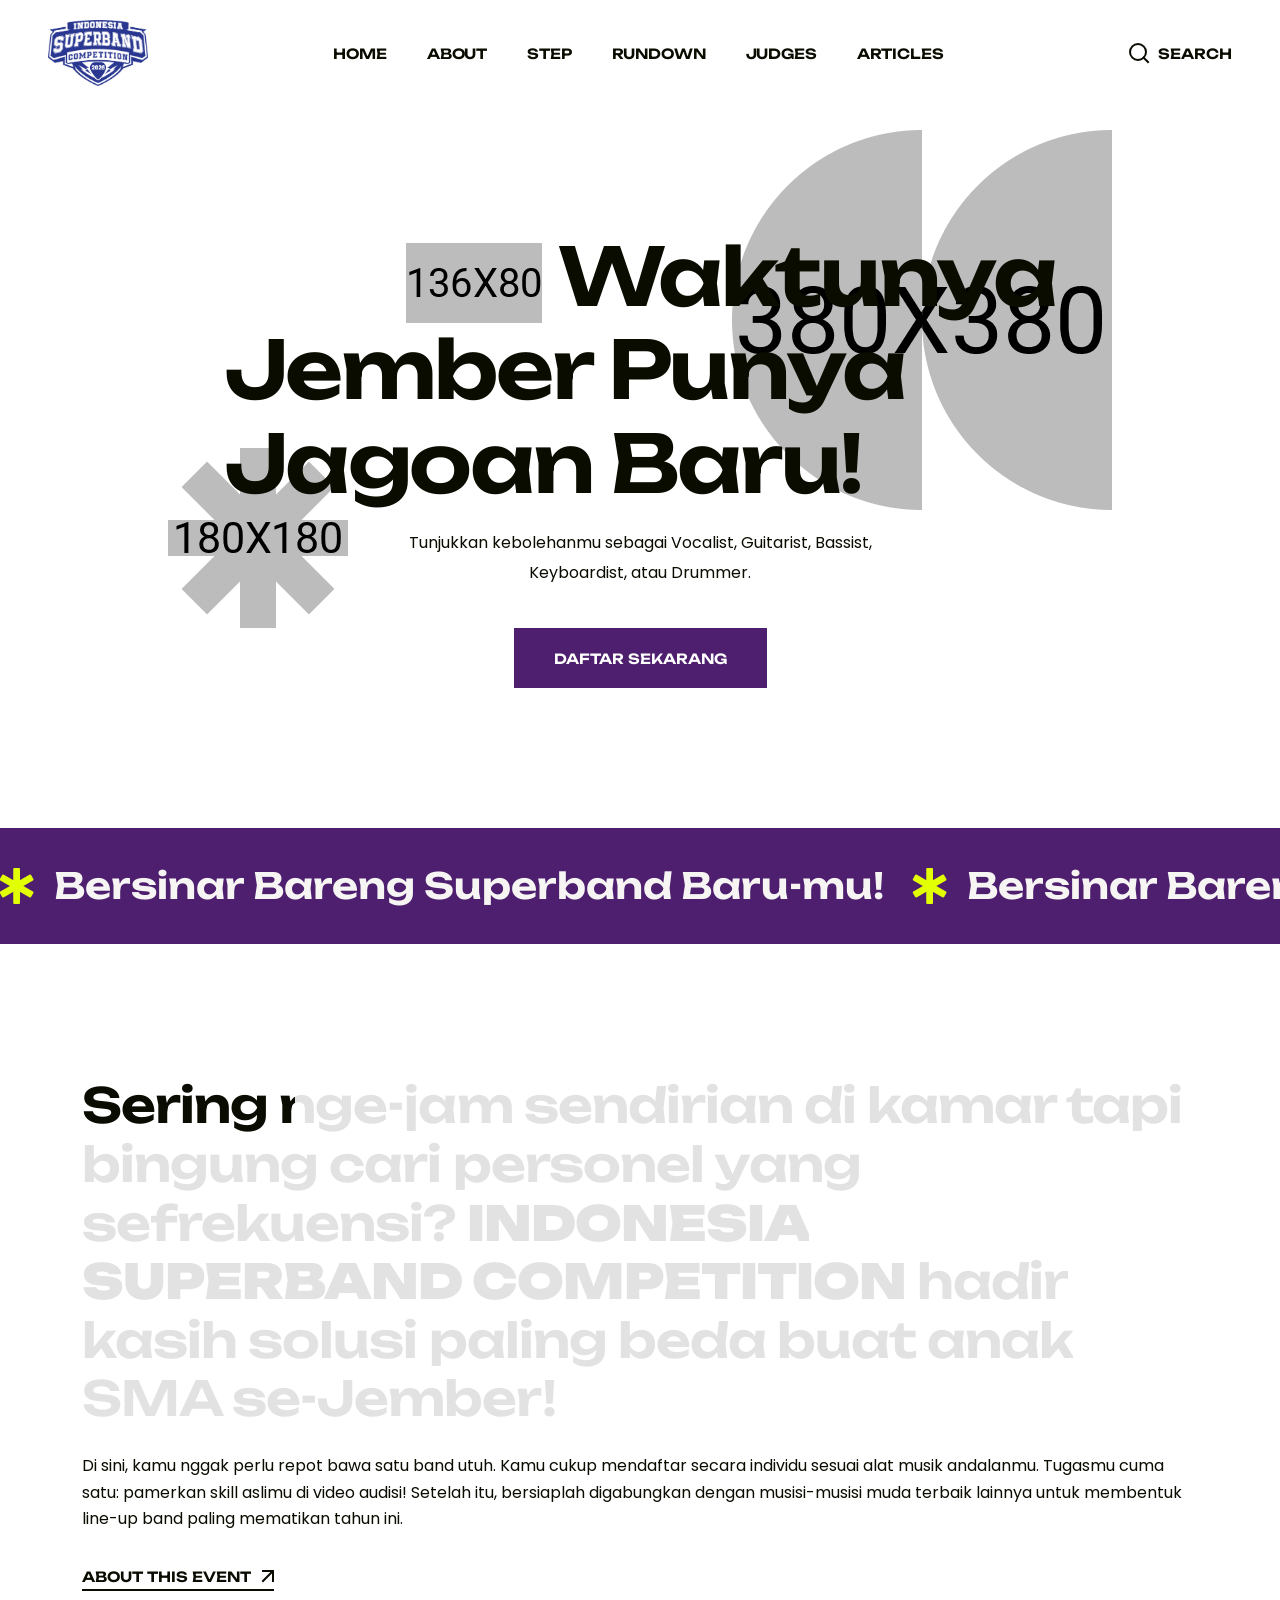
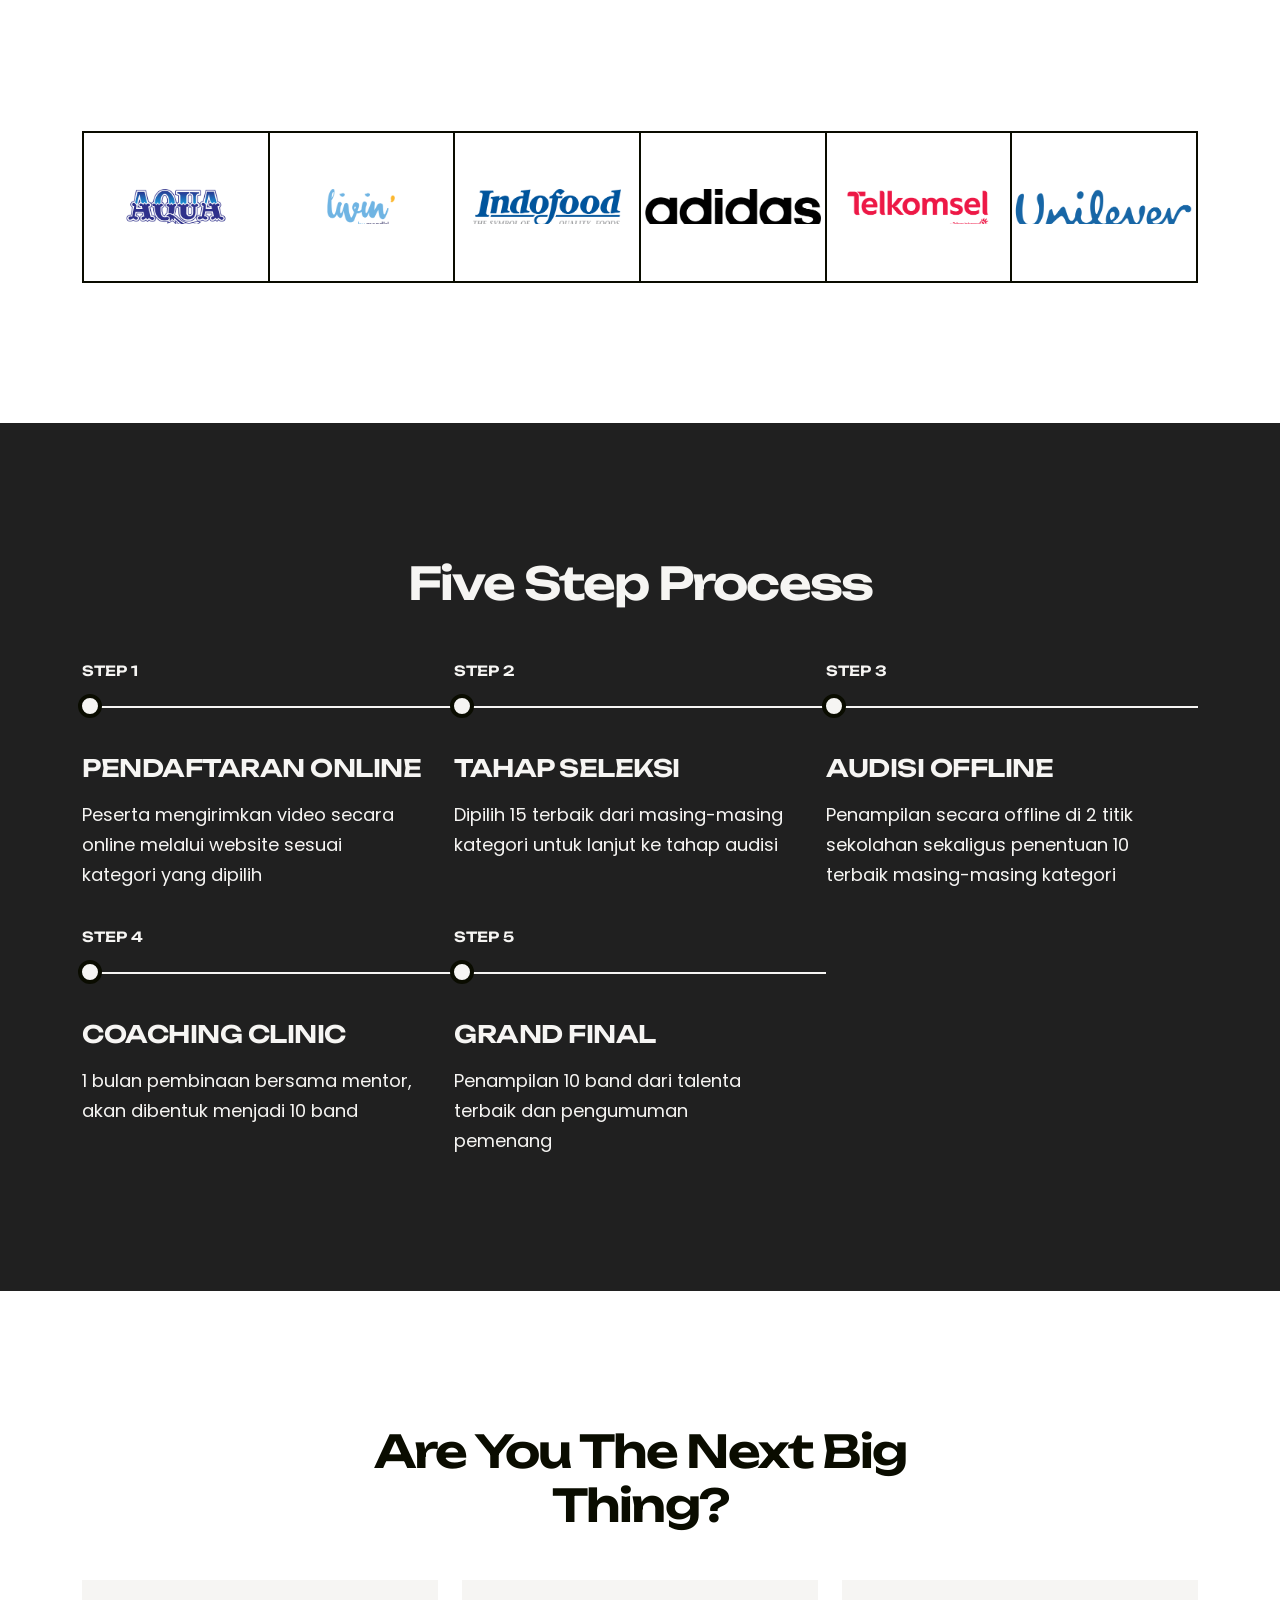
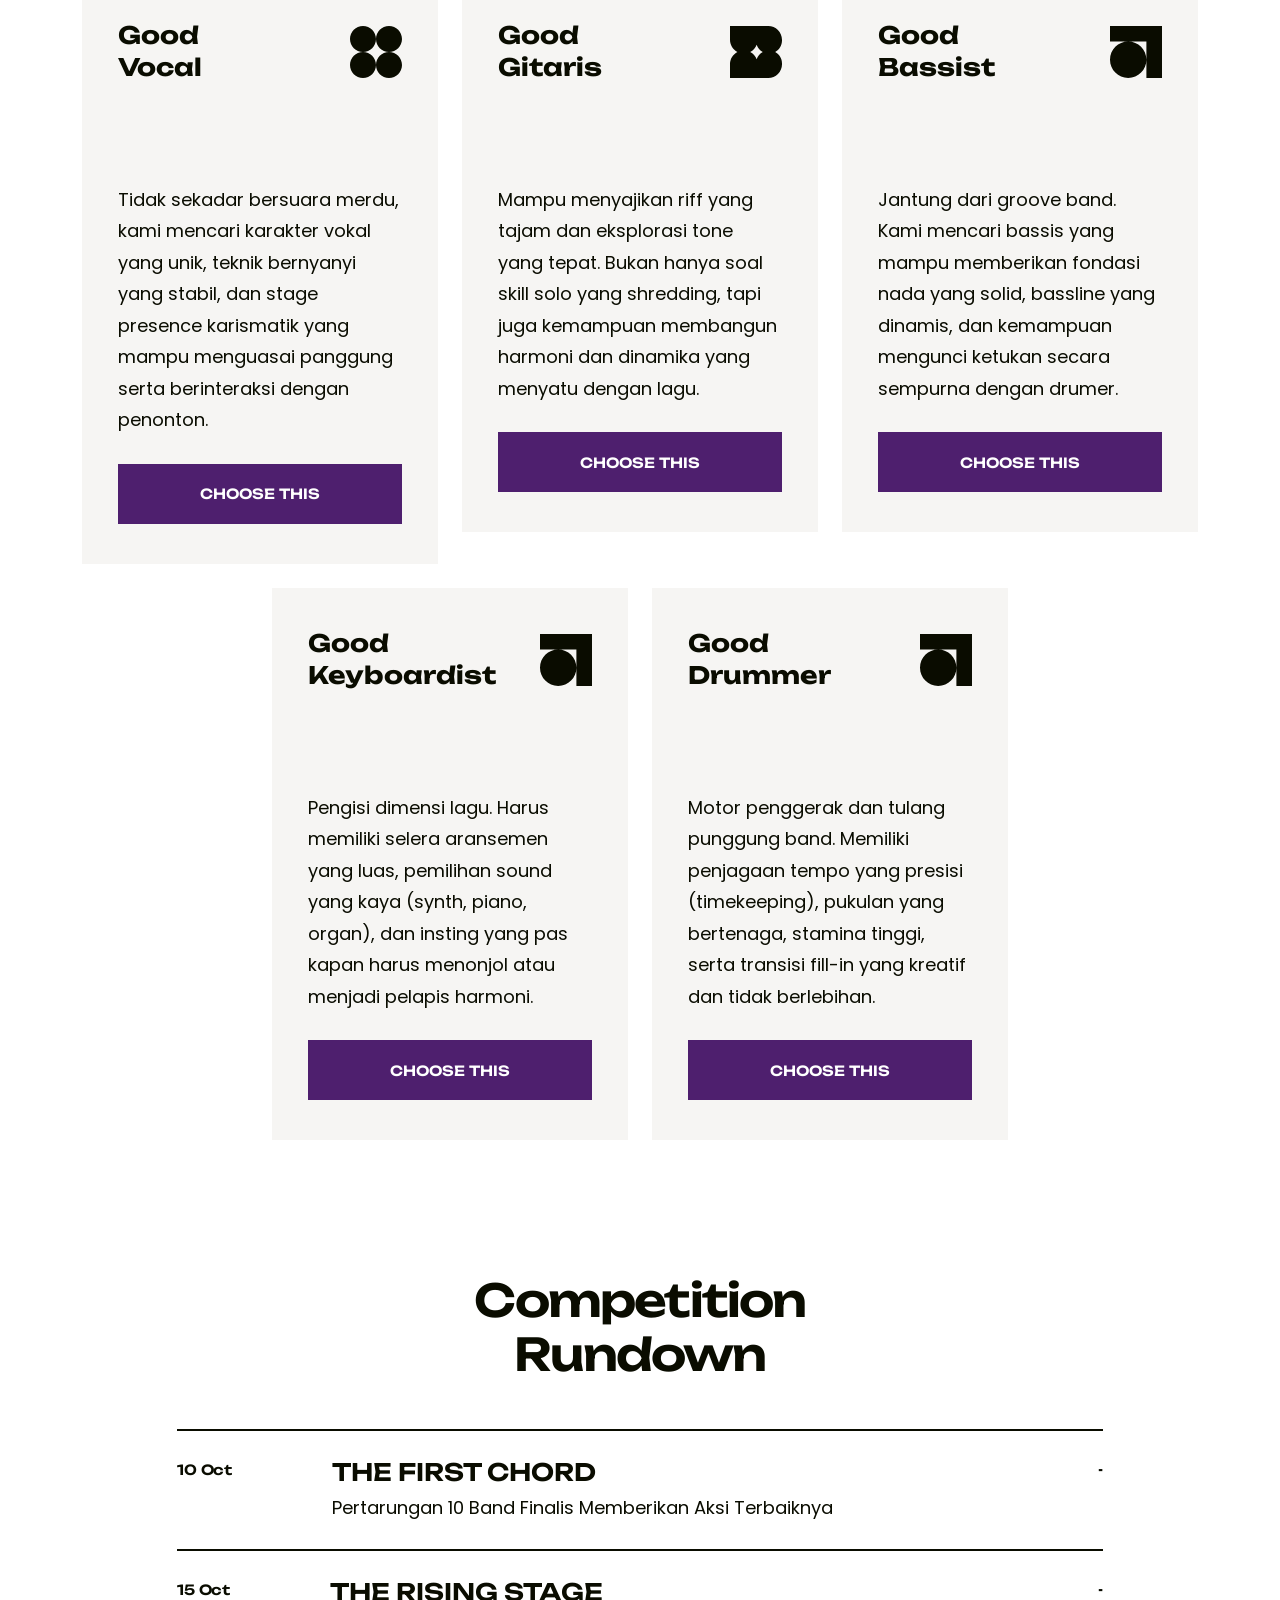
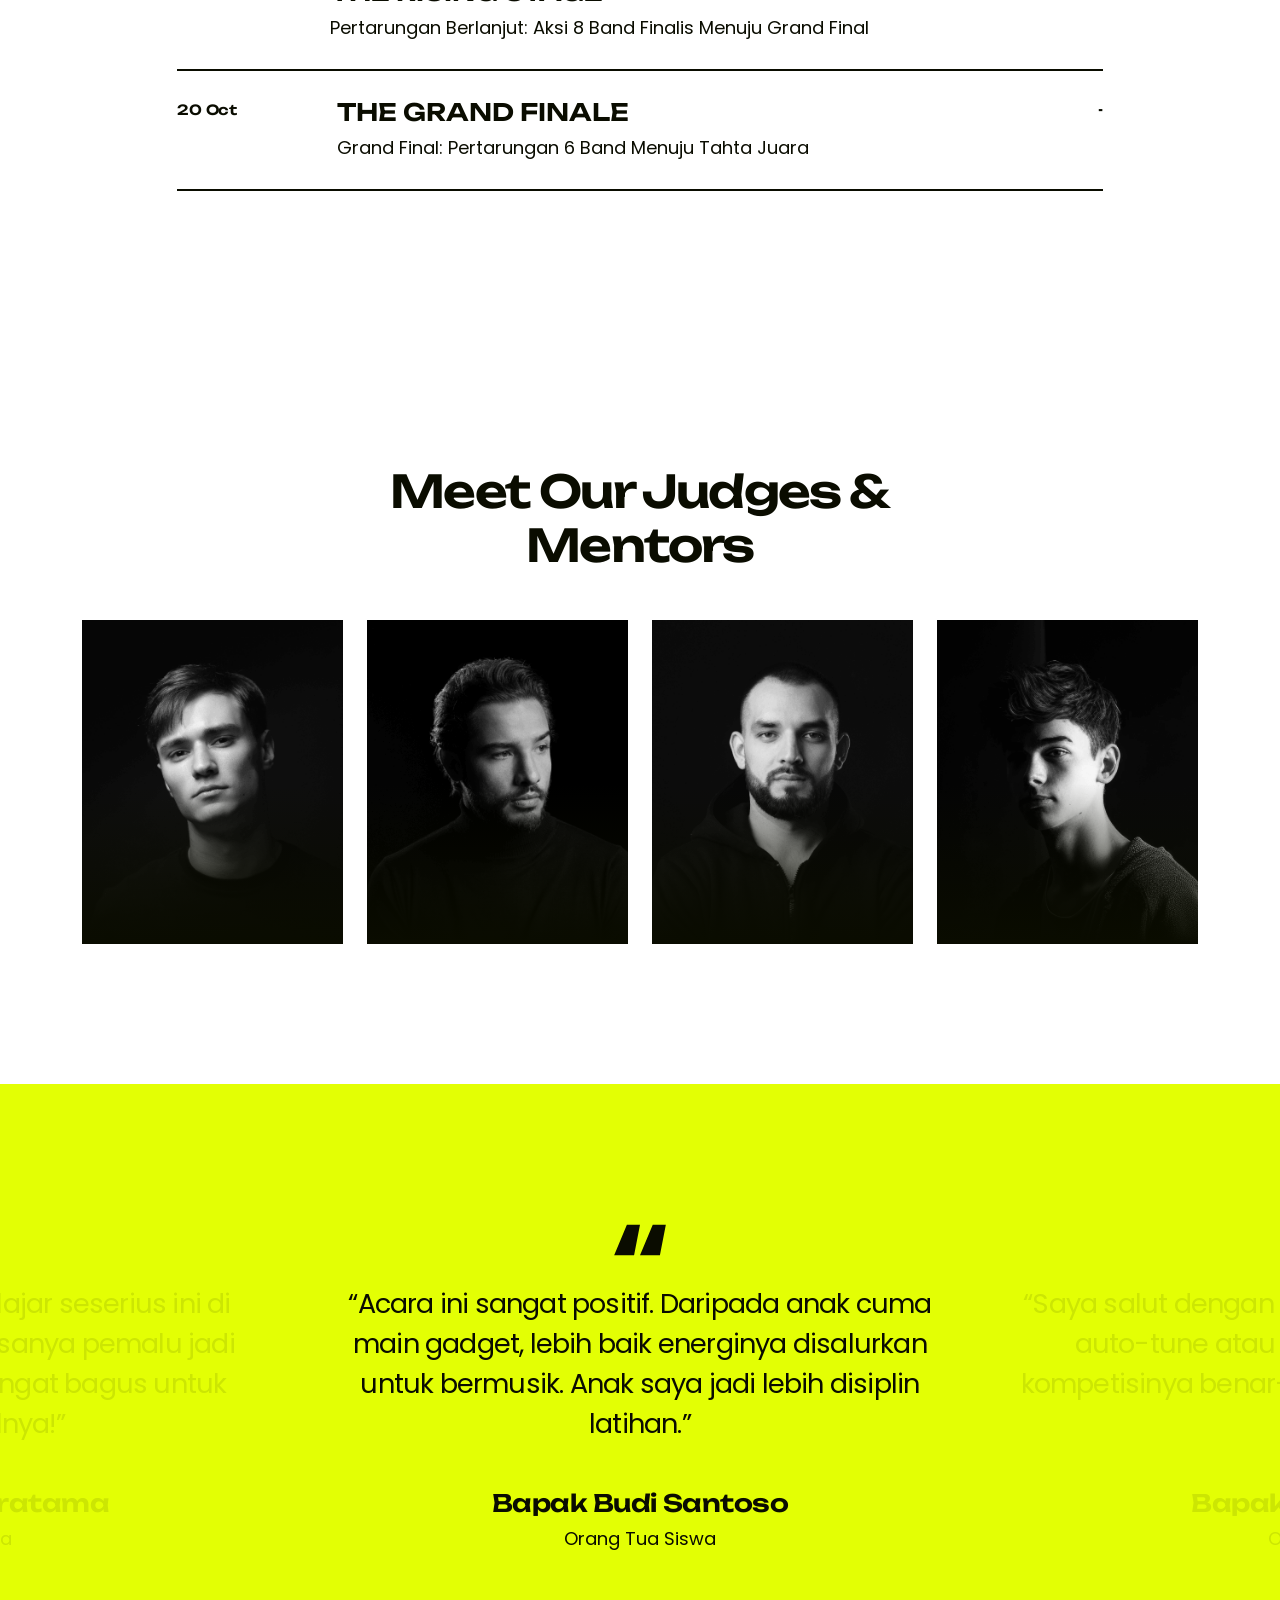
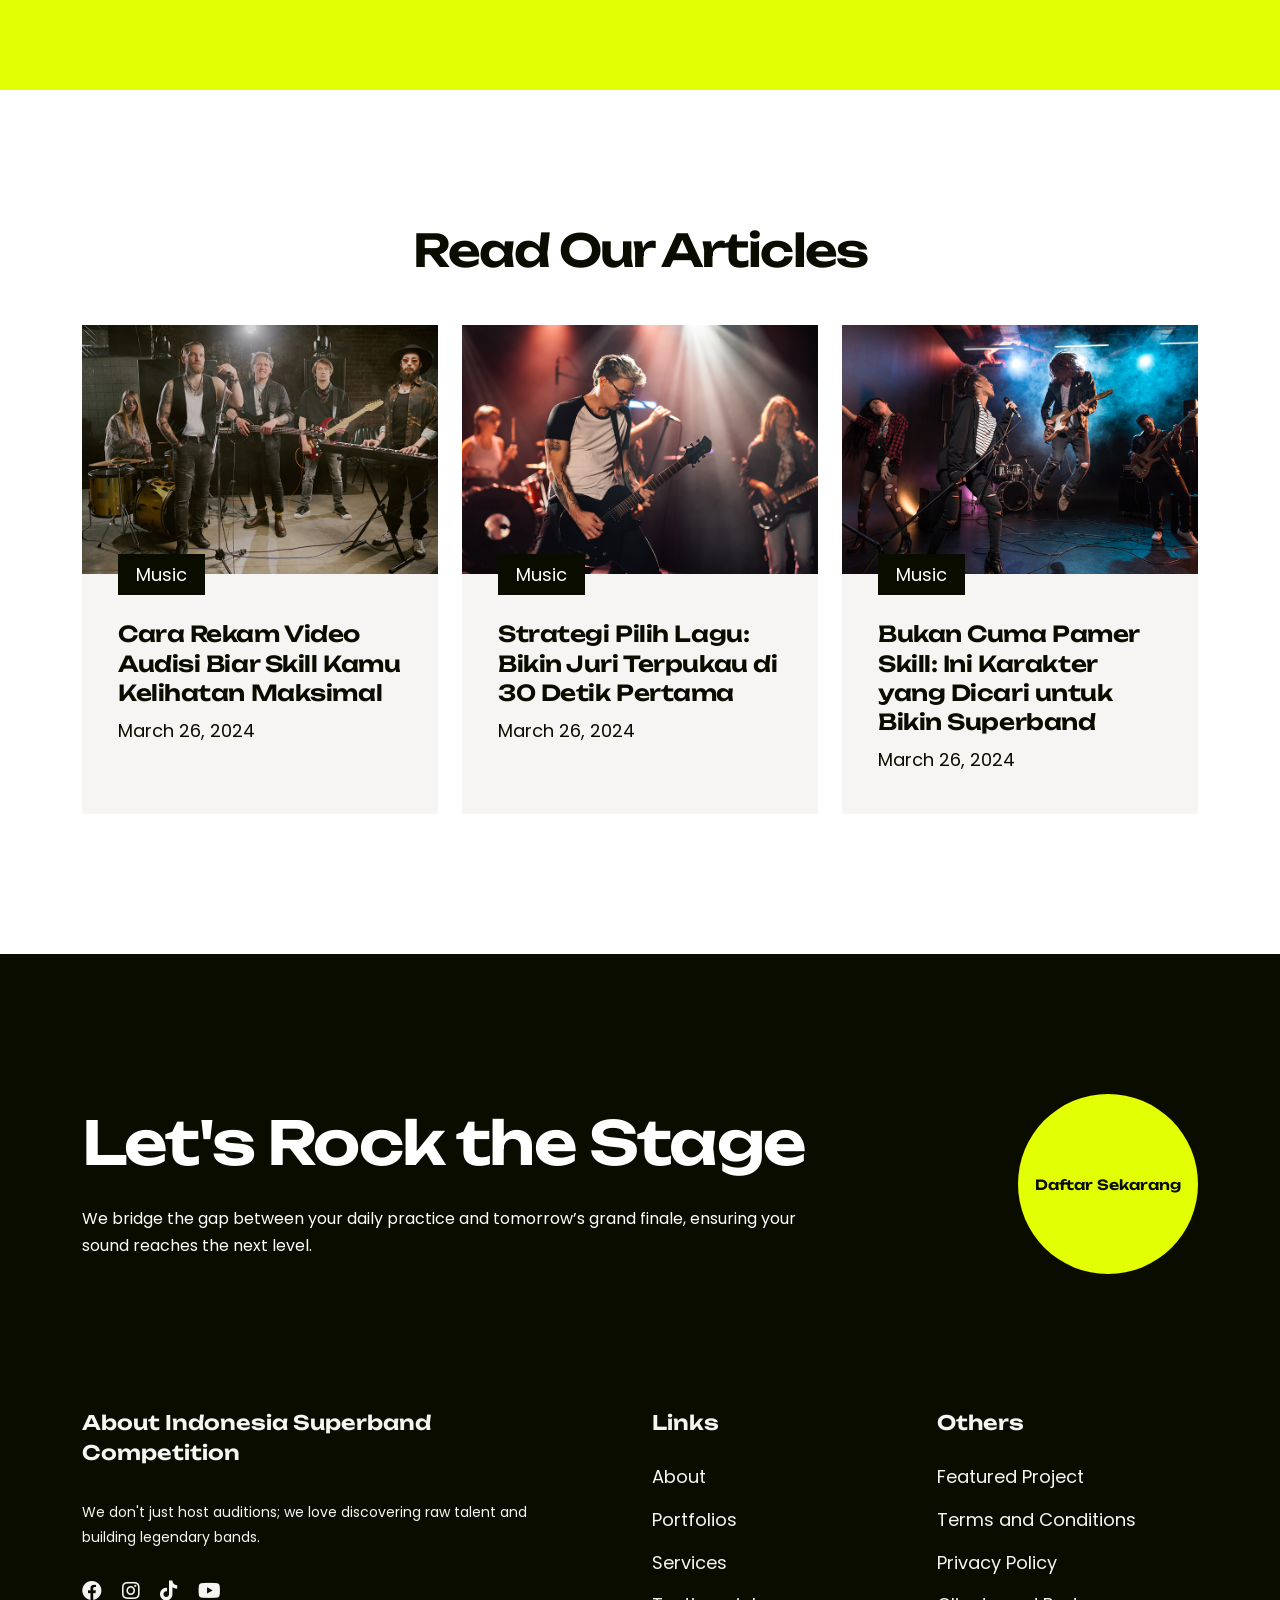
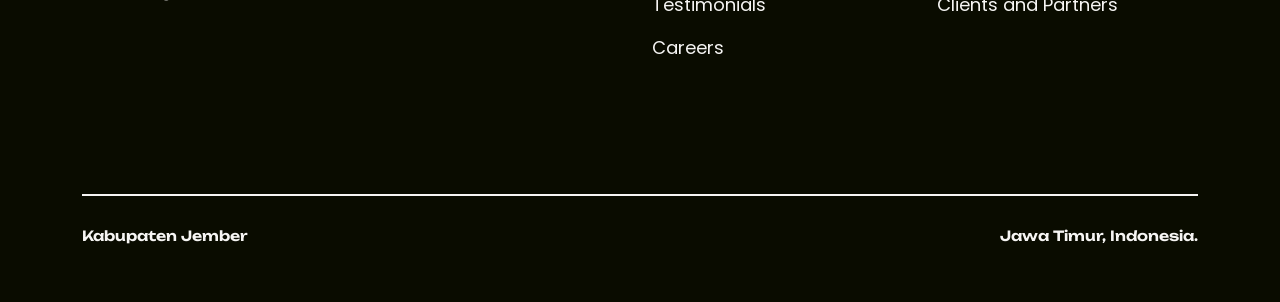
<file: index.html>
<!doctype html>
<html class="no-js" lang="zxx">

<head>
    <meta charset="utf-8">
    <meta http-equiv="x-ua-compatible" content="ie=edge">
    <title>ISC 2026 - Indonesia Superband Competition</title>
    <meta name="description" content="ISC 2026 - Indonesia Superband Competition">
    <meta name="keywords" content="ISC 2026, Indonesia Superband Competition">
    <meta name="robots" content="INDEX,FOLLOW">

    <!-- Mobile Specific Metas -->
    <meta name="viewport" content="width=device-width, initial-scale=1, shrink-to-fit=no">

    <!-- Favicons - Place favicon.ico in the root directory -->
    <link rel="icon" type="image/png" sizes="32x32" href="assets/img/favicons/favicon.png">
    <meta name="msapplication-TileColor" content="#ffffff">
    <meta name="msapplication-TileImage" content="assets/img/favicons/ms-icon-144x144.png">
    <meta name="theme-color" content="#ffffff">

    <!--==============================
	  Google Fonts
	============================== -->
    <link rel="preconnect" href="https://fonts.googleapis.com">
    <link rel="preconnect" href="https://fonts.gstatic.com" crossorigin>
    <link href="https://fonts.googleapis.com/css2?family=Poppins:wght@300;400;500;600;700;800&family=Unbounded:wght@400;500;600;700&display=swap" rel="stylesheet">



    <!--==============================
	    All CSS File
	============================== -->
    <link rel="stylesheet" href="assets/css/bootstrap.min.css">
    <link rel="stylesheet" href="assets/css/all.min.css">
    <link rel="stylesheet" href="assets/css/magnific-popup.min.css">
    <link rel="stylesheet" href="assets/css/slick.min.css">
    <link rel="stylesheet" href="assets/css/animate.min.css">
    <link rel="stylesheet" href="assets/css/imageRevealHover.css">
    <!-- Theme Custom CSS -->
    <link rel="stylesheet" href="assets/css/style.css">

</head>

<body>
    <!--********************************
   		Code Start From Here
	******************************** -->




    <!--==============================
     Preloader
    ==============================-->
    <div class="preloader">
        <div class="preloader-inner">
            <span></span>
            <span></span>
            <span></span>
            <span></span>
        </div>
    </div>

    <div class="popup-search-box">
        <button class="searchClose"><img src="assets/img/icon/close.svg" alt="img"></button>
        <form action="#">
            <input type="text" placeholder="Search Here..">
            <button type="submit"><img src="assets/img/icon/search-white.svg" alt="img"></button>
        </form>
    </div>

    <div class="sidemenu-wrapper">
        <div class="sidemenu-content">
            <button class="closeButton sideMenuCls"><img src="assets/img/icon/close.svg" alt="icon"></button>
            <div class="widget footer-widget">
                <div class="widget-about">
                    <div class="footer-logo">
                        <a href="index.html"><img src="assets/img/logo-white.svg" alt="Ovation"></a>
                    </div>
                    <!-- <p class="about-text">We are digital agency that helps businesses develop immersive and engaging</p>
                    <div class="sidebar-wrap">
                        <h6>27 Division St, New York,</h6>
                        <h6>NY 10002, USA</h6>
                    </div>
                    <div class="sidebar-wrap">
                        <h6><a href="tel:1800123654987">+1 800 123 654 987 </a></h6>
                        <h6><a href="mailto:frisk.agency@mail.com">frisk.agency@mail.com</a></h6>
                    </div> -->
                    <div class="social-btn style2">
                        <a href="https://www.facebook.com/">
                            <span class="link-effect">
                                <span class="effect-1"><i class="fab fa-facebook"></i></span>
                                <span class="effect-1"><i class="fab fa-facebook"></i></span>
                            </span>
                        </a>
                        <a href="https://instagram.com/">
                            <span class="link-effect">
                                <span class="effect-1"><i class="fab fa-instagram"></i></span>
                                <span class="effect-1"><i class="fab fa-instagram"></i></span>
                            </span>
                        </a>
                        <a href="https://twitter.com/">
                            <span class="link-effect">
                                <span class="effect-1"><i class="fab fa-twitter"></i></span>
                                <span class="effect-1"><i class="fab fa-twitter"></i></span>
                            </span>
                        </a>
                        <a href="https://dribbble.com/">
                            <span class="link-effect">
                                <span class="effect-1"><i class="fab fa-dribbble"></i></span>
                                <span class="effect-1"><i class="fab fa-dribbble"></i></span>
                            </span>
                        </a>
                    </div>
                </div>
            </div>
            <div class="d-flex justify-content-end">
                <a href="contact.html" class="chat-btn gsap-magnetic">Let’s Talk with us</a>
            </div>
        </div>
    </div>
    <!--==============================
    Mobile Menu
    ============================== -->
    <div class="mobile-menu-wrapper">
        <div class="mobile-menu-area">
            <button class="menu-toggle"><i class="fas fa-times"></i></button>
            <div class="mobile-logo">
                <a href="index.html"><img src="assets/img/logo.png" alt="Ovation"></a>
            </div>
            <div class="mobile-menu">
                <ul>
                    <li>
                        <a href="contact.html">Contact</a>
                    </li>
                </ul>
            </div>
            <div class="sidebar-wrap">
                <h6>Kabupaten Jember, </h6>
                <h6>Jawa Timur</h6>
            </div>
            <div class="sidebar-wrap">
                <h6><a href="tel:1800123654987">+1 800 123 654 987 </a></h6>
                <h6><a href="mailto:frisk.agency@mail.com">frisk.agency@mail.com</a></h6>
            </div>
            <div class="social-btn style3">
                <a href="https://www.facebook.com/">
                    <span class="link-effect">
                        <span class="effect-1"><i class="fab fa-facebook"></i></span>
                        <span class="effect-1"><i class="fab fa-facebook"></i></span>
                    </span>
                </a>
                <a href="https://instagram.com/">
                    <span class="link-effect">
                        <span class="effect-1"><i class="fab fa-instagram"></i></span>
                        <span class="effect-1"><i class="fab fa-instagram"></i></span>
                    </span>
                </a>
                <a href="https://twitter.com/">
                    <span class="link-effect">
                        <span class="effect-1"><i class="fab fa-tiktok"></i></span>
                        <span class="effect-1"><i class="fab fa-tiktok"></i></span>
                    </span>
                </a>
                <a href="https://dribbble.com/">
                    <span class="link-effect">
                        <span class="effect-1"><i class="fab fa-youtube"></i></span>
                        <span class="effect-1"><i class="fab fa-youtube"></i></span>
                    </span>
                </a>
            </div>
        </div>
    </div>
    <!--==============================
	Header Area
    ==============================-->
    <header class="nav-header header-layout2 style2">
        <div class="sticky-wrapper">
            <!-- Main Menu Area -->
            <div class="menu-area">
                <div class="container-fluid">
                    <div class="row align-items-center justify-content-between">
                        <div class="col-auto">
                            <div class="header-logo">
                                <a href="index.html"><img src="assets/img/logo.png" alt="logo" width="100"></a>
                            </div>
                        </div>
                        <div class="col-auto m-lg-auto">
                            <nav class="main-menu d-none d-lg-inline-block">
                                <ul>
                                    <li>
                                        <a href="contact.html">
                                            <span class="link-effect">
                                                <span class="effect-1">HOME</span>
                                                <span class="effect-1">HOME</span>
                                            </span>
                                        </a>
                                    </li>
                                    <li>
                                        <a href="#about">
                                            <span class="link-effect">
                                                <span class="effect-1">ABOUT</span>
                                                <span class="effect-1">ABOUT</span>
                                            </span>
                                        </a>
                                    </li>
                                    <li>
                                        <a href="contact.html">
                                            <span class="link-effect">
                                                <span class="effect-1">STEP</span>
                                                <span class="effect-1">STEP</span>
                                            </span>
                                        </a>
                                    </li>
                                    <li>
                                        <a href="contact.html">
                                            <span class="link-effect">
                                                <span class="effect-1">RUNDOWN</span>
                                                <span class="effect-1">RUNDOWN</span>
                                            </span>
                                        </a>
                                    </li>
                                    <li>
                                        <a href="contact.html">
                                            <span class="link-effect">
                                                <span class="effect-1">JUDGES</span>
                                                <span class="effect-1">JUDGES</span>
                                            </span>
                                        </a>
                                    </li>
                                    <li>
                                        <a href="contact.html">
                                            <span class="link-effect">
                                                <span class="effect-1">ARTICLES</span>
                                                <span class="effect-1">ARTICLES</span>
                                            </span>
                                        </a>
                                    </li>
                                </ul>
                            </nav>
                            <div class="navbar-right d-inline-flex d-lg-none">
                                <button type="button" class="menu-toggle sidebar-btn">
                                    <span class="line"></span>
                                    <span class="line"></span>
                                    <span class="line"></span>
                                </button>
                            </div>
                        </div>
                        <div class="col-auto d-none d-lg-block">
                            <div class="header-button ms-0">
                                <button type="button" class="search-btn searchBoxToggler">
                                    <svg width="21" height="21" viewBox="0 0 21 21" fill="none" xmlns="http://www.w3.org/2000/svg">
                                        <path d="M9 17C13.4183 17 17 13.4183 17 9C17 4.58172 13.4183 1 9 1C4.58172 1 1 4.58172 1 9C1 13.4183 4.58172 17 9 17Z" stroke="currentColor" stroke-width="2" stroke-linecap="square"/>
                                        <path d="M19.0004 19.0004L14.6504 14.6504" stroke="currentColor" stroke-width="2" stroke-linecap="square"/>
                                    </svg>
                                    <span class="link-effect">
                                        <span class="effect-1">SEARCH</span>
                                        <span class="effect-1">SEARCH</span>
                                    </span>
                                </button>
                            </div>
                        </div>
                    </div>
                </div>
            </div>
        </div>
    </header>

    <!--==============================
    Hero Area
    ==============================-->
    <div class="hero-wrapper hero-13" id="hero">
        <div class="container">
            <div class="hero-style13">
                <div class="hero-thumb13-1 wow img-custom-anim-right fade_right" data-wow-duration="1.5s" data-wow-delay="0.1s">
                    <img data-mask-src="assets/img/hero/hero-mask13-1.png" src="assets/img/hero/hero-13-1.png" alt="img">
                </div>
                <div class="hero-thumb13-2 wow img-custom-anim-left fade_left" data-wow-duration="1.5s" data-wow-delay="0.1s">
                    <img class="spin-slow" data-mask-src="assets/img/hero/hero-mask13-2.png" src="assets/img/hero/hero-13-2.png" alt="img">
                </div>
                <div class="row justify-content-center">
                    <div class="col-xl-9 col-lg-10">
                        <h1 class="hero-title text-sm-end wow img-custom-anim-right" data-wow-duration="1.5s" data-wow-delay="0.1s"><img src="assets/img/normal/client_group_thumb_1-1.jpg" alt="img"> Waktunya</h1>
                        <h1 class="hero-title wow img-custom-anim-left" data-wow-duration="1.7s" data-wow-delay="0.1s">Jember Punya</h1>
                        <h1 class="hero-title wow img-custom-anim-left" data-wow-duration="1.9s" data-wow-delay="0.1s"> Jagoan Baru!</h1>
                        <!-- <h1 class="hero-title text-sm-center wow img-custom-anim-left" data-wow-duration="1.9s" data-wow-delay="0.1s"></h1> -->
                    </div>
                    <div class="col-lg-6">
                        <p class="hero-text text-sm-center wow img-custom-anim-right" data-wow-duration="1.5s" data-wow-delay="0.1s">Tunjukkan kebolehanmu sebagai Vocalist, Guitarist, Bassist, Keyboardist, atau Drummer.</p>
                        <div class="btn-group fade_right justify-content-sm-center">
                            <a href="register.html" class="btn wow img-custom-anim-left" >
                                <span class="link-effect">
                                    <span class="effect-1">DAFTAR SEKARANG</span>
                                    <span class="effect-1">DAFTAR SEKARANG</span>
                                </span>
                            </a>
                        </div>
                    </div>
                </div>
            </div>
        </div>
    </div>
    <!--======== / Hero Section ========-->

    <!--==============================
    Marquee Area
    ==============================-->
    <div class="container-fluid p-0 overflow-hidden">
        <div class="slider__marquee clearfix marquee-wrap">
            <div class="marquee_mode marquee__group">
                <h6 class="item m-item"><a href="#"><i class="fas fa-star-of-life"></i>Bersinar Bareng Superband Baru-mu!</a></h6>
                <h6 class="item m-item"><a href="#"><i class="fas fa-star-of-life"></i>Bersinar Bareng Superband Baru-mu!</a></h6>
                <h6 class="item m-item"><a href="#"><i class="fas fa-star-of-life"></i>Bersinar Bareng Superband Baru-mu!</a></h6>
                <h6 class="item m-item"><a href="#"><i class="fas fa-star-of-life"></i>Bersinar Bareng Superband Baru-mu!</a></h6>
            </div>
        </div>
    </div>


    <!--==============================
    About Area
    ==============================-->
    <div class="about-area-13 overflow-hidden space" id="about">
        <div class="container">
            <div class="row justify-content-end">
                <div class="col-xxl-8">
                    <div class="title-area mb-0">
                        <h2 class="sec-title style2">
                            <span class="scroll-text-ani">
                                Sering nge-jam sendirian di kamar tapi bingung cari personel yang sefrekuensi? 
                                <b>INDONESIA SUPERBAND COMPETITION</b> hadir kasih solusi paling beda buat anak SMA se-Jember!
                            </span>
                        </h2>
                        <p class="sec-text mt-25">Di sini, kamu nggak perlu repot bawa satu band utuh. Kamu cukup mendaftar secara individu sesuai alat musik andalanmu. Tugasmu cuma satu: pamerkan skill aslimu di video audisi! Setelah itu, bersiaplah digabungkan dengan musisi-musisi muda terbaik lainnya untuk membentuk line-up band paling mematikan tahun ini.</p>
                        <div class="btn-wrap mt-35">
                            <a href="about.html" class="link-btn">
                                <span class="link-effect">
                                    <span class="effect-1">ABOUT THIS EVENT</span>
                                    <span class="effect-1">ABOUT THIS EVENT</span>
                                </span>
                                <img src="assets/img/icon/arrow-left-top.svg" alt="icon">
                            </a>
                        </div>
                    </div>
                </div>
            </div>
        </div>
    </div>

    <!--==============================
    Client Area
    ==============================-->
    <div class="client-area-1 overflow-hidden space-bottom">
        <div class="container">
            <div class="row justify-content-center">
                <div class="col-xl-12">
                    <ul class="client-list-wrap style2">
                        <li>
                            <a href="#">
                                <span class="link-effect">
                                    <span class="effect-1"><img src="assets/img/client/client-1-1.png" alt="img"></span>
                                    <span class="effect-1"><img src="assets/img/client/client-1-1.png" alt="img"></span>
                                </span>
                            </a>
                        </li>
                        <li>
                            <a href="#">
                                <span class="link-effect">
                                    <span class="effect-1"><img src="assets/img/client/client-1-2.png" alt="img"></span>
                                    <span class="effect-1"><img src="assets/img/client/client-1-2.png" alt="img"></span>
                                </span>
                            </a>
                        </li>
                        <li>
                            <a href="#">
                                <span class="link-effect">
                                    <span class="effect-1"><img src="assets/img/client/client-1-3.png" alt="img"></span>
                                    <span class="effect-1"><img src="assets/img/client/client-1-3.png" alt="img"></span>
                                </span>
                            </a>
                        </li>
                        <li>
                            <a href="#">
                                <span class="link-effect">
                                    <span class="effect-1"><img src="assets/img/client/client-1-4.png" alt="img"></span>
                                    <span class="effect-1"><img src="assets/img/client/client-1-4.png" alt="img"></span>
                                </span>
                            </a>
                        </li>
                        <li>
                            <a href="#">
                                <span class="link-effect">
                                    <span class="effect-1"><img src="assets/img/client/client-1-6.png" alt="img"></span>
                                    <span class="effect-1"><img src="assets/img/client/client-1-6.png" alt="img"></span>
                                </span>
                            </a>
                        </li>
                        <li>
                            <a href="#">
                                <span class="link-effect">
                                    <span class="effect-1"><img src="assets/img/client/client-1-5.png" alt="img"></span>
                                    <span class="effect-1"><img src="assets/img/client/client-1-5.png" alt="img"></span>
                                </span>
                            </a>
                        </li>
                    </ul>
                </div>
            </div>
        </div>
    </div>

    <!--==============================
    Feature Area
    ==============================-->
    <div class="feature-area-1 bg-black space">
        <div class="container">
            <div class="title-area text-center">
                <h2 class="sec-title text-smoke">Five Step Process</h2>
            </div>
            <div class="row gx-0 gy-40">
                <div class="col-lg-4">
                    <div class="process-card">
                        <div class="process-card-number">
                            Step 1
                        </div>
                        <h4 class="process-card-title text-uppercase">
                            pendaftaran online 
                        </h4>
                        <p class="process-card-text"> Peserta mengirimkan video secara online melalui website sesuai kategori yang dipilih</p>
                    </div>
                </div>
                <div class="col-lg-4">
                    <div class="process-card">
                        <div class="process-card-number">
                            Step 2
                        </div>
                        <h4 class="process-card-title text-uppercase">
                            tahap seleksi
                        </h4>
                        <p class="process-card-text">Dipilih 15 terbaik dari masing-masing kategori untuk lanjut ke tahap audisi</p>
                    </div>
                </div>
                <div class="col-lg-4">
                    <div class="process-card">
                        <div class="process-card-number">
                            Step 3
                        </div>
                        <h4 class="process-card-title text-uppercase">
                            audisi offline
                        </h4>
                        <p class="process-card-text">Penampilan secara offline di 2 titik sekolahan sekaligus penentuan 10 terbaik masing-masing kategori</p>
                    </div>
                </div>
                <div class="col-lg-4">
                    <div class="process-card">
                        <div class="process-card-number">
                            Step 4
                        </div>
                        <h4 class="process-card-title text-uppercase">
                            coaching clinic
                        </h4>
                        <p class="process-card-text">1 bulan pembinaan bersama mentor, akan dibentuk menjadi 10 band</p>
                    </div>
                </div>
                <div class="col-lg-4">
                    <div class="process-card">
                        <div class="process-card-number">
                            Step 5
                        </div>
                        <h4 class="process-card-title text-uppercase">
                            grand final
                        </h4>
                        <p class="process-card-text">Penampilan 10 band dari talenta terbaik dan pengumuman pemenang</p>
                    </div>
                </div>
            </div>
        </div>
    </div>

    <!--==============================
    Project Area
    ==============================-->
    <!-- <div class="project-area-13 bg-title space">
        <div class="container-fluid p-0">
            <div class="project-static-wrap13">
                <div class="sticky-wrap" id="sticky_item">
                    <div id="tab-1" class="project-img" data-bg-src="assets/img/portfolio/portfolio8_3.jpg">
                    </div>
                    <div id="tab-2" class="project-img" data-bg-src="assets/img/portfolio/portfolio8_4.jpg">
                    </div>
                    <div id="tab-3" class="project-img" data-bg-src="assets/img/portfolio/portfolio8_5.jpg">
                    </div>
                    <div id="tab-4" class="project-img" data-bg-src="assets/img/portfolio/portfolio8_6.jpg">
                    </div>
                </div>
                <div class="project-content-wrap bg-title">
                    <div class="project-content active" data-tab="tab-1">
                        <div class="hidden-img">
                            <img src="assets/img/portfolio/portfolio8_3.jpg" alt="img">
                        </div>
                        <div class="portfolio-wrap style13">
                            <div class="portfolio-details">
                                <div class="media-left">
                                    <ul class="portfolio-meta">
                                        <li><a href="blog.html">Branding</a></li>
                                        <li><a href="blog.html">Development</a></li>
                                        <li><a href="blog.html">Marketing</a></li>
                                    </ul>
                                    <h3 class="portfolio-title"><a href="project-details.html">Money Laundering Compliance Scanner</a></h3>
                                </div>
                                <div class="portfolio-details-btn">
                                    <a href="project-details.html" class="link-btn">
                                        <span class="link-effect">
                                            <span class="effect-1">VIEW PROJECT</span>
                                            <span class="effect-1">VIEW PROJECT</span>
                                        </span>
                                        <img src="assets/img/icon/arrow-left-top.svg" alt="icon">
                                    </a>
                                </div>
                            </div>
                        </div>
                    </div>
                    <div class="project-content" data-tab="tab-2">
                        <div class="hidden-img">
                            <img src="assets/img/portfolio/portfolio8_4.jpg" alt="img">
                        </div>
                        <div class="portfolio-wrap style13">
                            <div class="portfolio-details">
                                <div class="media-left">
                                    <ul class="portfolio-meta">
                                        <li><a href="blog.html">Branding</a></li>
                                        <li><a href="blog.html">Development</a></li>
                                        <li><a href="blog.html">Marketing</a></li>
                                    </ul>
                                    <h3 class="portfolio-title"><a href="project-details.html">Anti Money Laundering Compliance Scanner</a></h3>
                                </div>
                                <div class="portfolio-details-btn">
                                    <a href="project-details.html" class="link-btn">
                                        <span class="link-effect">
                                            <span class="effect-1">VIEW PROJECT</span>
                                            <span class="effect-1">VIEW PROJECT</span>
                                        </span>
                                        <img src="assets/img/icon/arrow-left-top.svg" alt="icon">
                                    </a>
                                </div>
                            </div>
                        </div>
                    </div>
                    <div class="project-content" data-tab="tab-3">
                        <div class="hidden-img">
                            <img src="assets/img/portfolio/portfolio8_5.jpg" alt="img">
                        </div>
                        <div class="portfolio-wrap style13">
                            <div class="portfolio-details">
                                <div class="media-left">
                                    <ul class="portfolio-meta">
                                        <li><a href="blog.html">Branding</a></li>
                                        <li><a href="blog.html">Development</a></li>
                                        <li><a href="blog.html">Marketing</a></li>
                                    </ul>
                                    <h3 class="portfolio-title"><a href="project-details.html">Decentralized Lending Platform for Students</a></h3>
                                </div>
                                <div class="portfolio-details-btn">
                                    <a href="project-details.html" class="link-btn">
                                        <span class="link-effect">
                                            <span class="effect-1">VIEW PROJECT</span>
                                            <span class="effect-1">VIEW PROJECT</span>
                                        </span>
                                        <img src="assets/img/icon/arrow-left-top.svg" alt="icon">
                                    </a>
                                </div>
                            </div>
                        </div>
                    </div>
                    <div class="project-content" data-tab="tab-4">
                        <div class="hidden-img">
                            <img src="assets/img/portfolio/portfolio8_6.jpg" alt="img">
                        </div>
                        <div class="portfolio-wrap style13">
                            <div class="portfolio-details">
                                <div class="media-left">
                                    <ul class="portfolio-meta">
                                        <li><a href="blog.html">Branding</a></li>
                                        <li><a href="blog.html">Development</a></li>
                                        <li><a href="blog.html">Marketing</a></li>
                                    </ul>
                                    <h3 class="portfolio-title"><a href="project-details.html">Shopify Redesign for a Nova Scotia Winery</a></h3>
                                </div>
                                <div class="portfolio-details-btn">
                                    <a href="project-details.html" class="link-btn">
                                        <span class="link-effect">
                                            <span class="effect-1">VIEW PROJECT</span>
                                            <span class="effect-1">VIEW PROJECT</span>
                                        </span>
                                        <img src="assets/img/icon/arrow-left-top.svg" alt="icon">
                                    </a>
                                </div>
                            </div>
                        </div>
                    </div>
                </div>
            </div>
        </div>
    </div> -->

    <!--==============================
    Feature Area
    ==============================-->
    <div class="feature-area-3 space">
        <div class="container">
            <div class="row justify-content-center">
                <div class="col-xl-6 col-lg-8">
                    <div class="title-area text-center">
                        <h2 class="sec-title">Are You The Next Big Thing?</h2>
                    </div>
                </div>
            </div>
            <div class="row gy-4 justify-content-center">
                <div class="col-xl-4 col-md-6">
                    <div class="feature-card style3">
                        <div class="title-wrap">
                            <h4 class="feature-card-title">
                                <a href="service.html">Good Vocal</a>
                            </h4>
                            <div class="feature-card-icon">
                                <img src="assets/img/icon/feature-icon1-1.svg" alt="icon">
                            </div>
                        </div>
                        <p class="feature-card-text">Tidak sekadar bersuara merdu, kami mencari karakter vokal yang unik, teknik bernyanyi yang stabil, dan stage presence karismatik yang mampu menguasai panggung serta berinteraksi dengan penonton.</p>
                        <a href="register.html" class="btn d-flex justify-content-center mt-3">
                            <span class="link-effect">
                                <span class="effect-1">CHOOSE THIS POSITION</span>
                                <span class="effect-1">CHOOSE THIS POSITION</span>
                            </span>
                        </a>
                    </div>
                </div>
                <div class="col-xl-4 col-md-6">
                    <div class="feature-card style3">
                        <div class="title-wrap">
                            <h4 class="feature-card-title">
                                <a href="service.html">Good Gitaris</a>
                            </h4>
                            <div class="feature-card-icon">
                                <img src="assets/img/icon/feature-icon1-2.svg" alt="icon">
                            </div>
                        </div>
                        <p class="feature-card-text">Mampu menyajikan riff yang tajam dan eksplorasi tone yang tepat. Bukan hanya soal skill solo yang shredding, tapi juga kemampuan membangun harmoni dan dinamika yang menyatu dengan lagu.</p>
                        <a href="register.html" class="btn d-flex justify-content-center mt-3">
                            <span class="link-effect">
                                <span class="effect-1">CHOOSE THIS POSITION</span>
                                <span class="effect-1">CHOOSE THIS POSITION</span>
                            </span>
                        </a>
                    </div>
                </div>
                <div class="col-xl-4 col-md-6">
                    <div class="feature-card style3">
                        <div class="title-wrap">
                            <h4 class="feature-card-title">
                                <a href="service.html">Good Bassist</a>
                            </h4>
                            <div class="feature-card-icon">
                                <img src="assets/img/icon/feature-icon1-3.svg" alt="icon">
                            </div>
                        </div>
                        <p class="feature-card-text">Jantung dari groove band. Kami mencari bassis yang mampu memberikan fondasi nada yang solid, bassline yang dinamis, dan kemampuan mengunci ketukan secara sempurna dengan drumer.</p>
                        <a href="register.html" class="btn d-flex justify-content-center mt-3">
                            <span class="link-effect">
                                <span class="effect-1">CHOOSE THIS POSITION</span>
                                <span class="effect-1">CHOOSE THIS POSITION</span>
                            </span>
                        </a>
                    </div>
                </div>
                <div class="col-xl-4 col-md-6">
                    <div class="feature-card style3">
                        <div class="title-wrap">
                            <h4 class="feature-card-title">
                                <a href="service.html">Good Keyboardist</a>
                            </h4>
                            <div class="feature-card-icon">
                                <img src="assets/img/icon/feature-icon1-3.svg" alt="icon">
                            </div>
                        </div>
                        <p class="feature-card-text">Pengisi dimensi lagu. Harus memiliki selera aransemen yang luas, pemilihan sound yang kaya (synth, piano, organ), dan insting yang pas kapan harus menonjol atau menjadi pelapis harmoni.</p>
                        <a href="register.html" class="btn d-flex justify-content-center mt-3">
                            <span class="link-effect">
                                <span class="effect-1">CHOOSE THIS POSITION</span>
                                <span class="effect-1">CHOOSE THIS POSITION</span>
                            </span>
                        </a>
                    </div>
                </div>
                <div class="col-xl-4 col-md-6">
                    <div class="feature-card style3">
                        <div class="title-wrap">
                            <h4 class="feature-card-title">
                                <a href="service.html">Good Drummer</a>
                            </h4>
                            <div class="feature-card-icon">
                                <img src="assets/img/icon/feature-icon1-3.svg" alt="icon">
                            </div>
                        </div>
                        <p class="feature-card-text">Motor penggerak dan tulang punggung band. Memiliki penjagaan tempo yang presisi (timekeeping), pukulan yang bertenaga, stamina tinggi, serta transisi fill-in yang kreatif dan tidak berlebihan.</p>
                        <a href="register.html" class="btn d-flex justify-content-center mt-3">
                            <span class="link-effect">
                                <span class="effect-1">CHOOSE THIS POSITION</span>
                                <span class="effect-1">CHOOSE THIS POSITION</span>
                            </span>
                        </a>
                    </div>
                </div>
            </div>
        </div>
    </div>

        <!--==============================
    Award Area
    ==============================-->
    <div class="award-area-1 space-bottom overflow-hidden">
        <div class="container">
            <div class="row justify-content-center">
                <div class="col-lg-6">
                    <div class="title-area text-center">
                        <h2 class="sec-title">Competition Rundown</h2>
                    </div>
                </div>
            </div>
        </div>
        <div class="container">
            <div class="row justify-content-center">
                <div class="col-lg-10">
                    <ul class="award-wrap-area">
                        <li class="single-award-list">
                            <span class="award-year">10 Oct</span>
                            <div class="award-details">
                                <h4><a href="about.html">THE FIRST CHORD</a></h4>
                                <p>Pertarungan 10 Band Finalis Memberikan Aksi Terbaiknya</p>
                            </div>
                            <span class="award-tag">-</span>
                        </li>
                        <li class="single-award-list">
                            <span class="award-year">15 Oct</span>
                            <div class="award-details">
                                <h4><a href="about.html">THE RISING STAGE</a></h4>
                                <p>Pertarungan Berlanjut: Aksi 8 Band Finalis Menuju Grand Final</p>
                            </div>
                            <span class="award-tag">-</span>
                        </li>
                        <li class="single-award-list">
                            <span class="award-year">20 Oct</span>
                            <div class="award-details">
                                <h4><a href="about.html">THE GRAND FINALE</a></h4>
                                <p>Grand Final: Pertarungan 6 Band Menuju Tahta Juara</p>
                            </div>
                            <span class="award-tag">-</span>
                        </li>
                    </ul>
                </div>
            </div>
        </div>
    </div>

        <!--==============================
    Team Area
    ==============================-->
    <div class="team-area-1 space overflow-hidden">
        <div class="container">
            <div class="row justify-content-center">
                <div class="col-lg-6">
                    <div class="title-area text-center">
                        <h2 class="sec-title">Meet Our Judges & Mentors</h2>
                    </div>
                </div>
            </div>
        </div>
        <div class="container">
            <div class="row gy-4 justify-content-center">
                <div class="col-lg-3 col-md-6">
                    <div class="team-card">
                        <div class="team-card_img">
                            <img src="assets/img/team/team-1-1.png" alt="Team Image">
                        </div>
                        <div class="team-card_content">
                            <h3 class="team-card_title"><a href="team-details.html">Daniyel Mandala</a></h3>
                            <span class="team-card_desig">Vocal Coach & Songwriter</span>
                        </div>
                    </div>
                </div>
                <div class="col-lg-3 col-md-6">
                    <div class="team-card">
                        <div class="team-card_img">
                            <img src="assets/img/team/team-1-2.png" alt="Team Image">
                        </div>
                        <div class="team-card_content">
                            <h3 class="team-card_title"><a href="team-details.html">Bimo Aryo</a></h3>
                            <span class="team-card_desig">Gitaris & Music Producer</span>
                        </div>
                    </div>
                </div>
                <div class="col-lg-3 col-md-6">
                    <div class="team-card">
                        <div class="team-card_img">
                            <img src="assets/img/team/team-1-3.png" alt="Team Image">
                        </div>
                        <div class="team-card_content">
                            <h3 class="team-card_title"><a href="team-details.html">Satria Pratama</a></h3>
                            <span class="team-card_desig">Session Player - Bass & Drum</span>
                        </div>
                    </div>
                </div>
                <div class="col-lg-3 col-md-6">
                    <div class="team-card">
                        <div class="team-card_img">
                            <img src="assets/img/team/team-1-4.png" alt="Team Image">
                        </div>
                        <div class="team-card_content">
                            <h3 class="team-card_title"><a href="team-details.html">Kevin Aditya</a></h3>
                            <span class="team-card_desig">Music Director & Keyboardist</span>
                        </div>
                    </div>
                </div>
            </div>
        </div>
    </div>

    <!--==============================
    Testimonial Area
    ==============================-->
    <div class="testimonial-area-2 space bg-theme overflow-hidden">
        <div class="container-fluid p-0">
            <div class="row global-carousel testi-slider4" data-slide-show="1" data-dots="false" data-center-mode="true" data-xl-center-mode="true" data-ml-center-mode="true" data-center-padding="470px" data-xl-center-padding="380px" data-ml-center-padding="300px">
                <div class="col-lg-4">
                    <div class="testi-box style4">
                        <div class="quote-icon">
                            <img src="assets/img/icon/quote.svg" alt="icon">
                        </div>
                        <p class="testi-box_text">“Acara ini sangat positif. Daripada anak cuma main gadget, lebih baik energinya disalurkan untuk bermusik. Anak saya jadi lebih disiplin latihan.”</p>
                        <div class="testi-box_profile">
                            <h4 class="testi-box_name">Bapak Budi Santoso</h4>
                            <span class="testi-box_desig">Orang Tua Siswa</span>
                        </div>
                    </div>
                </div>
                <div class="col-lg-4">
                    <div class="testi-box style4">
                        <div class="quote-icon">
                            <img src="assets/img/icon/quote.svg" alt="icon">
                        </div>
                        <p class="testi-box_text">“Saya salut dengan aturan panitia yang melarang auto-tune atau dubbing. Ini membuktikan kompetisinya benar-benar menilai skill murni para peserta.”</p>
                        <div class="testi-box_profile">
                            <h4 class="testi-box_name">Bapak Andi Prasetyo</h4>
                            <span class="testi-box_desig">Orang Tua Siswa</span>
                        </div>
                    </div>
                </div>
                <div class="col-lg-4">
                    <div class="testi-box style4">
                        <div class="quote-icon">
                            <img src="assets/img/icon/quote.svg" alt="icon">
                        </div>
                        <p class="testi-box_text">“Jarang ada audisi band pelajar seserius ini di Jember. Anak saya yang biasanya pemalu jadi sangat berani unjuk gigi. Sangat bagus untuk melatih mentalnya!”</p>
                        <div class="testi-box_profile">
                            <h4 class="testi-box_name">Bapak Hendra Pratama</h4>
                            <span class="testi-box_desig">Orang Tua Siswa</span>
                        </div>
                    </div>
                </div>
            </div>
        </div>
    </div>

    <!--==============================
    Blog Area
    ==============================-->
    <section class="blog-area space">
        <div class="container">
            <div class="row justify-content-center">
                <div class="col-xxl-7 col-xl-6 col-lg-8">
                    <div class="title-area text-center">
                        <h2 class="sec-title">Read Our Articles</h2>
                    </div>
                </div>
            </div>
            <div class="row gy-4 justify-content-center">
                <div class="col-lg-4 col-md-6">
                    <div class="blog-card style4 h-100">
                        <div class="blog-img">
                            <a href="blog-details.html">
                                <img src="assets/img/blog/blog_1_1.jpg" alt="blog image">
                            </a>
                        </div>
                        <div class="blog-content">
                            <a class="blog-tag" href="blog.html">Music</a>
                            <h4 class="blog-title"><a href="blog-details.html">Cara Rekam Video Audisi Biar Skill Kamu Kelihatan Maksimal</a></h4>
                            <div class="post-meta-item blog-meta">
                                <a href="blog.html">March 26, 2024</a>
                            </div>
                        </div>
                    </div>
                </div>
                <div class="col-lg-4 col-md-6">
                    <div class="blog-card style4 h-100">
                        <div class="blog-img">
                            <a href="blog-details.html">
                                <img src="assets/img/blog/blog_1_2.jpg" alt="blog image">
                            </a>
                        </div>
                        <div class="blog-content">
                            <a class="blog-tag" href="blog.html">Music</a>
                            <h4 class="blog-title"><a href="blog-details.html">Strategi Pilih Lagu: Bikin Juri Terpukau di 30 Detik Pertama</a></h4>
                            <div class="post-meta-item blog-meta">
                                <a href="blog.html">March 26, 2024</a>
                            </div>
                        </div>
                    </div>
                </div>
                <div class="col-lg-4 col-md-6">
                    <div class="blog-card style4 h-100">
                        <div class="blog-img">
                            <a href="blog-details.html">
                                <img src="assets/img/blog/blog_1_3.jpg" alt="blog image">
                            </a>
                        </div>
                        <div class="blog-content">
                            <a class="blog-tag" href="blog.html">Music</a>
                            <h4 class="blog-title"><a href="blog-details.html">Bukan Cuma Pamer Skill: Ini Karakter yang Dicari untuk Bikin Superband</a></h4>
                            <div class="post-meta-item blog-meta">
                                <a href="blog.html">March 26, 2024</a>
                            </div>
                        </div>
                    </div>
                </div>
            </div>
        </div>
    </section>

    <!--==============================
    CTA Area
    ==============================-->
    <div class="cta-area-1 overflow-hidden bg-title space-top text-xl-start text-center">
        <div class="container">
            <div class="row justify-content-xl-between justify-content-center align-items-center">
                <div class="col-xl-8 col-lg-10">
                    <div class="title-area mb-xl-0 mb-60">
                        <h2 class="sec-title text-white">Let's Rock the Stage</h2>
                        <p class="sec-text mt-30 mb-n2 text-white">We bridge the gap between your daily practice and tomorrow’s grand finale, ensuring your sound reaches the next level.</p>
                    </div>
                </div>
                <div class="col-xl-auto">
                    <a class="circle-btn btn bg-theme text-title gsap-magnetic" href="contact.html">
                        <span class="link-effect">
                            <span class="effect-1">Daftar Sekarang</span>
                            <span class="effect-1">Daftar Sekarang</span>
                        </span>
                    </a>
                </div>
            </div>
        </div>
    </div>

    <!--==============================
        Footer Area
    ==============================-->
    <footer class="footer-wrapper footer-layout5 overflow-hidden">
        <div class="container">
            <div class="widget-area space-top">
                <div class="row justify-content-between">
                    <div class="col-md-6 col-xl-5 col-lg-6">
                        <div class="widget widget-about footer-widget">
                            <h3 class="widget_title">About Indonesia Superband Competition</h3>
                            <p class="about-text">We don't just host auditions; we love discovering raw talent and building legendary bands.</p>
                            <div class="social-btn style3">
                                <a href="https://facebook.com/SuperbandCompetition" target="_blank">
                                    <span class="link-effect">
                                        <span class="effect-1"><i class="fab fa-facebook"></i></span>
                                        <span class="effect-1"><i class="fab fa-facebook"></i></span>
                                    </span>
                                </a>
                                <a href="https://instagram.com/SuperbandCompetition" target="_blank">
                                    <span class="link-effect">
                                        <span class="effect-1"><i class="fab fa-instagram"></i></span>
                                        <span class="effect-1"><i class="fab fa-instagram"></i></span>
                                    </span>
                                </a>
                                <a href="https://tiktok.com/@superbandcompetition" target="_blank">
                                    <span class="link-effect">
                                        <span class="effect-1"><i class="fab fa-tiktok"></i></span>
                                        <span class="effect-1"><i class="fab fa-tiktok"></i></span>
                                    </span>
                                </a>
                                <a href="https://youtube.com/@SuperbandCompetition" target="_blank">
                                    <span class="link-effect">
                                        <span class="effect-1"><i class="fab fa-youtube"></i></span>
                                        <span class="effect-1"><i class="fab fa-youtube"></i></span>
                                    </span>
                                </a>
                            </div>
                        </div>
                    </div>
                    <div class="col-md-3 col-xl-2 col-lg-3">
                        <div class="widget widget_nav_menu footer-widget">
                            <h3 class="widget_title">Links</h3>
                            <div class="menu-all-pages-container list-column2">
                                <ul class="menu">
                                    <li><a href="about.html">About</a></li>
                                    <li><a href="project.html">Portfolios</a></li>
                                    <li><a href="service.html">Services</a></li>
                                    <li><a href="contact.html">Testimonials</a></li>
                                    <li><a href="project.html">Careers</a></li>
                                </ul>
                            </div>
                        </div>
                    </div>
                    <div class="col-md-6 col-xl-3 col-lg-4">
                        <div class="widget widget_nav_menu footer-widget">
                            <h3 class="widget_title">Others</h3>
                            <div class="menu-all-pages-container list-column2">
                                <ul class="menu">
                                    <li><a href="about.html"> Featured Project</a></li>
                                    <li><a href="project.html">Terms and Conditions</a></li>
                                    <li><a href="service.html">Privacy Policy</a></li>
                                    <li><a href="contact.html">Clients and Partners</a></li>
                                </ul>
                            </div>
                        </div>
                    </div>
                </div>
            </div>
        </div>
        <div class="container">
            <div class="copyright-wrap">
                <div class="row gy-3 justify-content-between align-items-center">
                    <div class="col-md-6">
                        <p>Kabupaten Jember</p>
                    </div>
                    <div class="col-md-6 align-self-center text-md-end">
                        <p class="copyright-text">
                            Jawa Timur, Indonesia.
                        </p>
                    </div>
                </div>
            </div>
        </div>
    </footer>

    <!--********************************
			Code End  Here
	******************************** -->

    <!-- Scroll To Top -->
    <div class="scroll-top">
        <svg class="progress-circle svg-content" width="100%" height="100%" viewBox="-1 -1 102 102">
            <path d="M50,1 a49,49 0 0,1 0,98 a49,49 0 0,1 0,-98" style="transition: stroke-dashoffset 10ms linear 0s; stroke-dasharray: 307.919, 307.919; stroke-dashoffset: 307.919;"></path>
        </svg>
    </div>


    <!-- Jquery -->
    <script src="assets/js/vendor/jquery-3.6.0.min.js"></script>
    <script src="assets/js/slick.min.js"></script>
    <script src="assets/js/bootstrap.min.js"></script>
    <script src="assets/js/jquery.magnific-popup.min.js"></script>
    <script src="assets/js/jquery.counterup.min.js"></script>
    <script src="assets/js/imagesloaded.pkgd.min.js"></script>
    <script src="assets/js/isotope.pkgd.min.js"></script>
    <script src="assets/js/gsap.min.js"></script>
    <script src="assets/js/ScrollTrigger.min.js"></script>
    <script src="assets/js/sticky-kit.min.js"></script>


    <script src="assets/js/imageRevealHover.js"></script>
    <script src="assets/js/jarallax.min.js"></script>
    <script src="assets/js/jquery.marquee.min.js"></script>
    <script src="assets/js/jquery-ui.min.js"></script>
    <script src="assets/js/waypoints.js"></script>
    <script src="assets/js/wow.js"></script>

    <!-- Main Js File -->
    <script src="assets/js/main.js"></script>
</body>

</html>
</file>
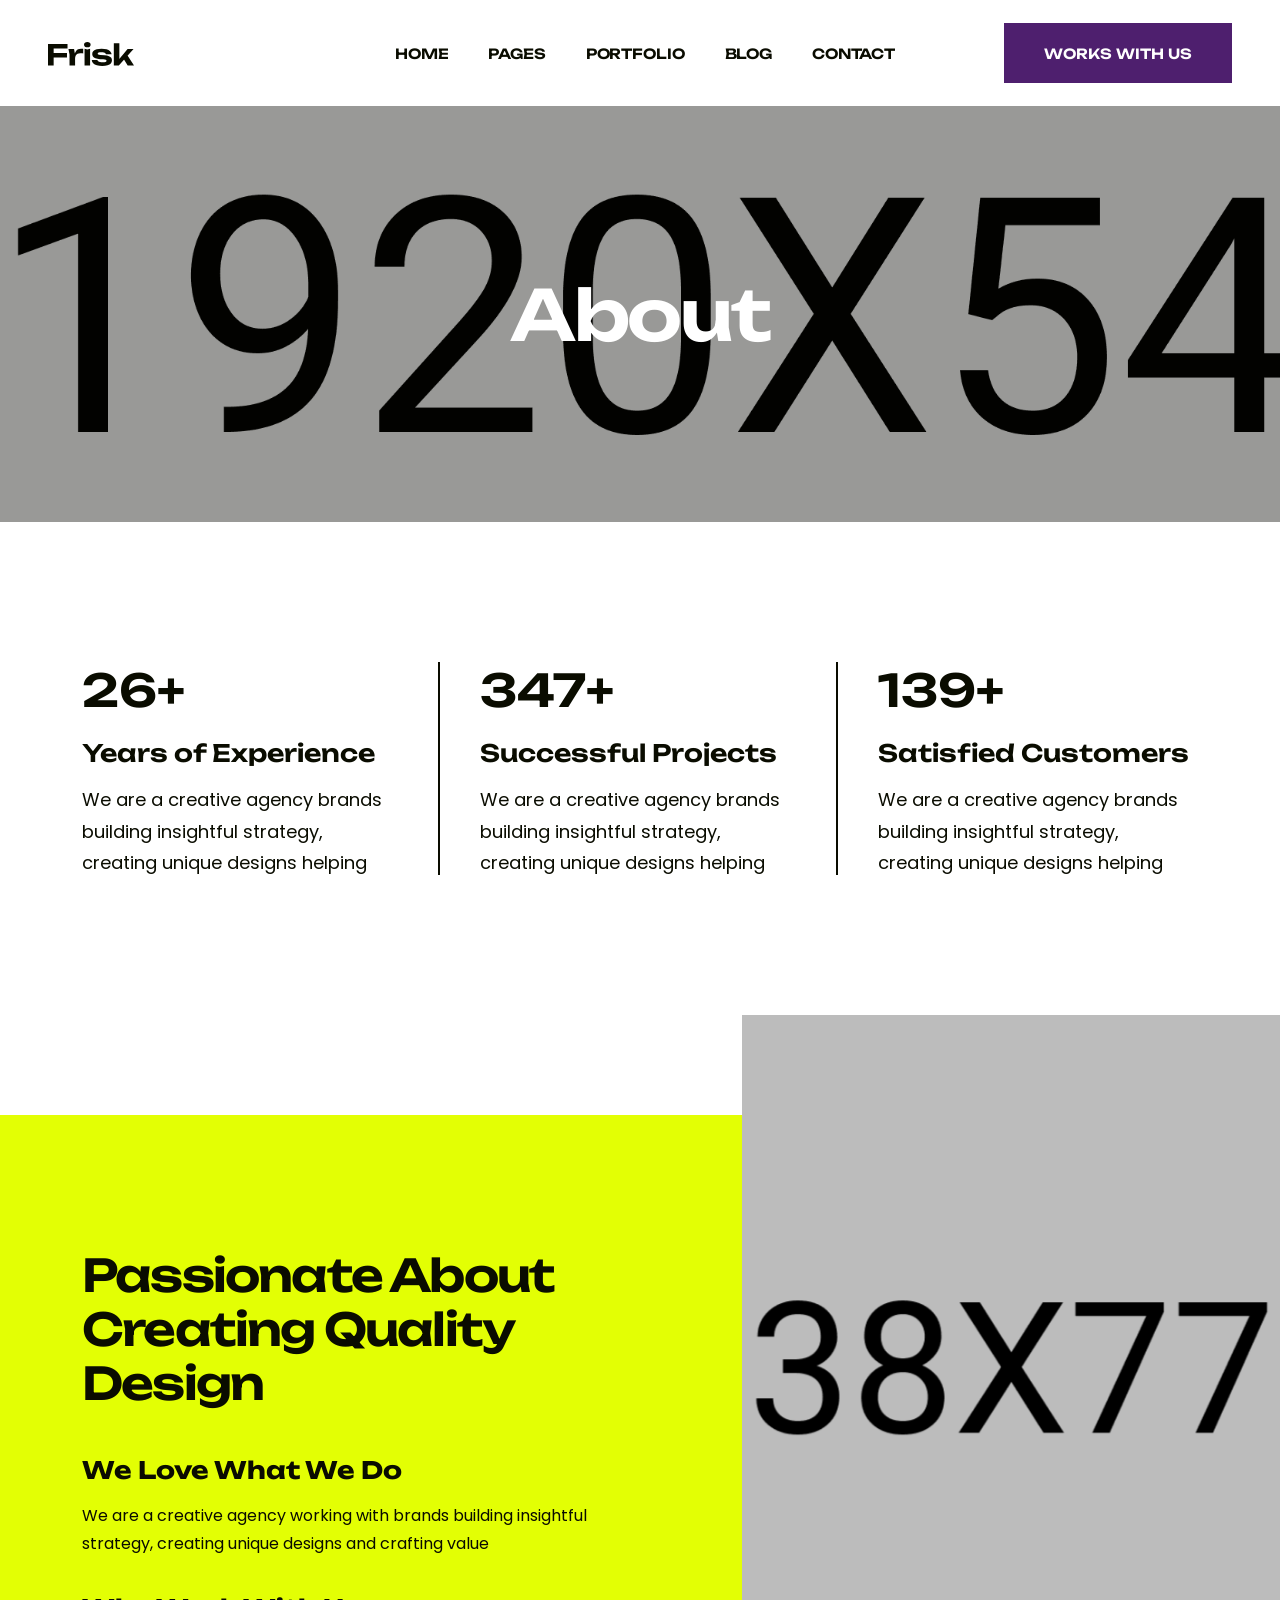
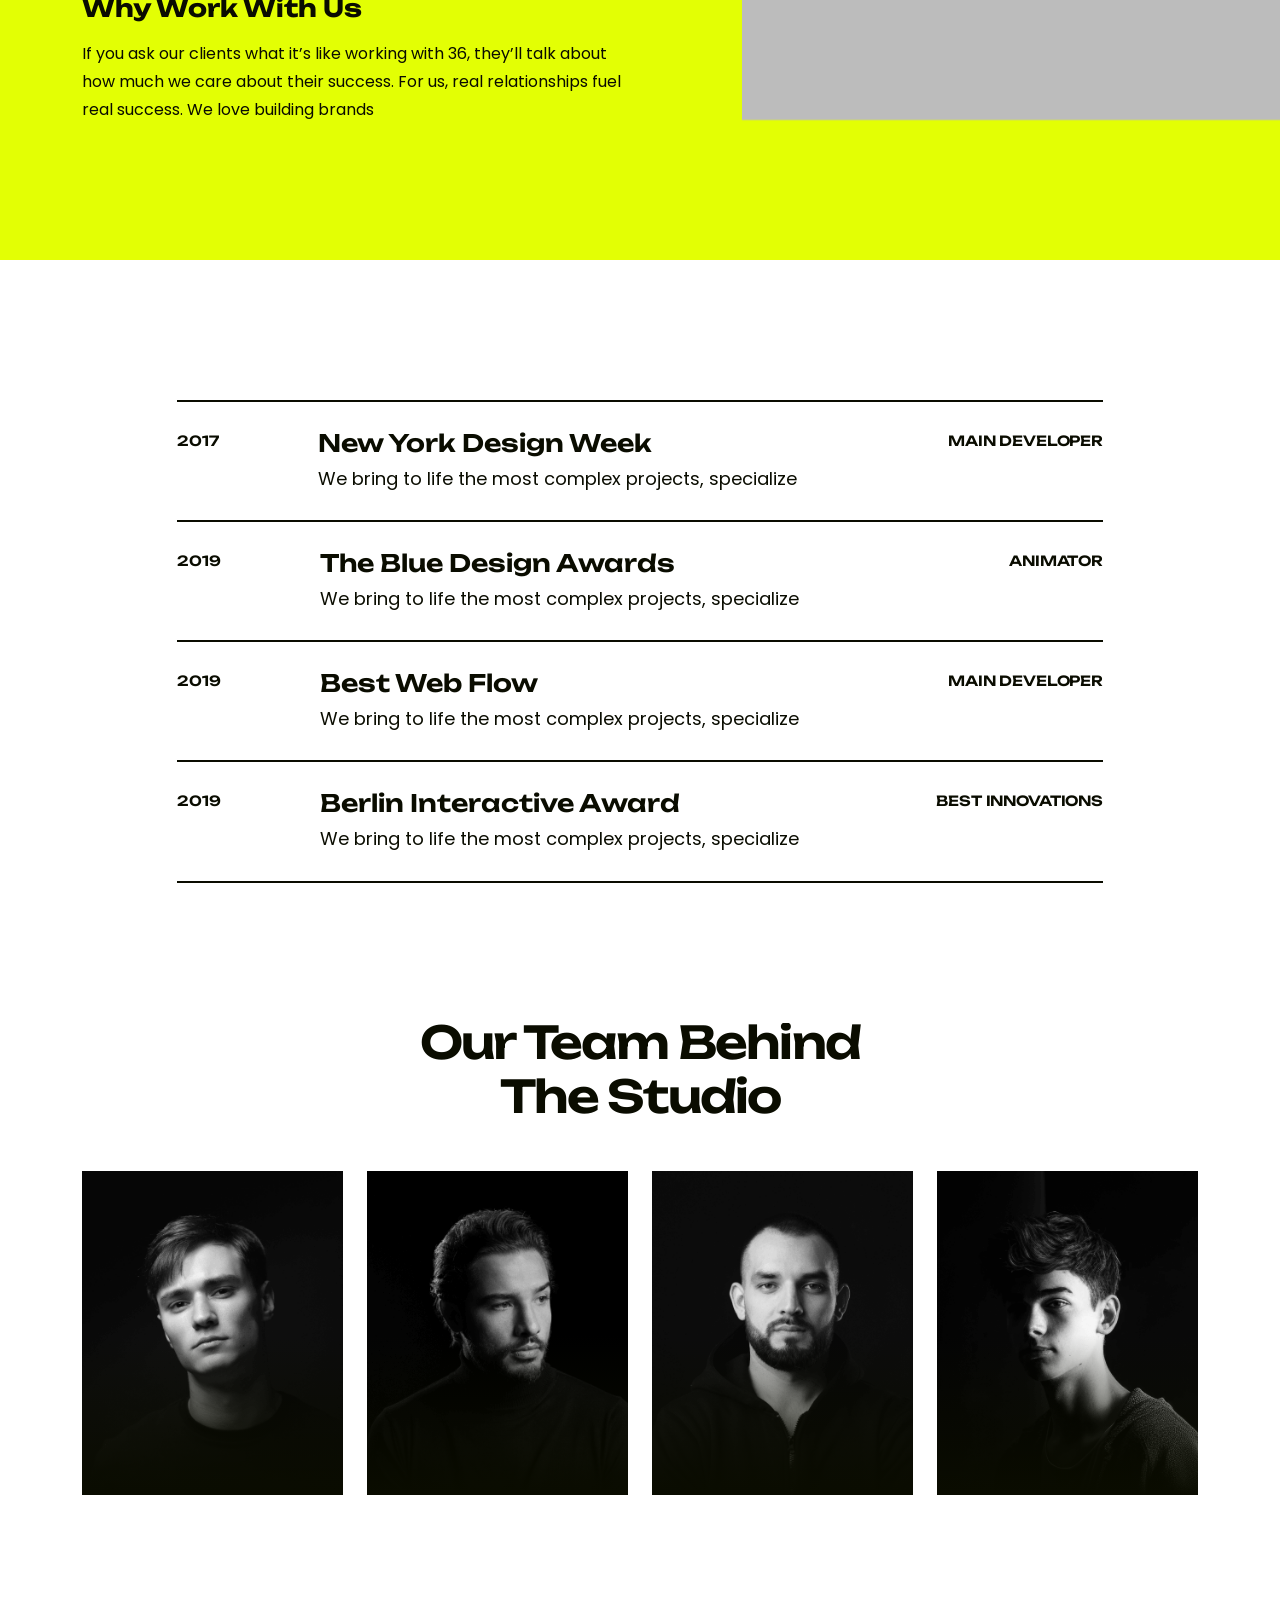
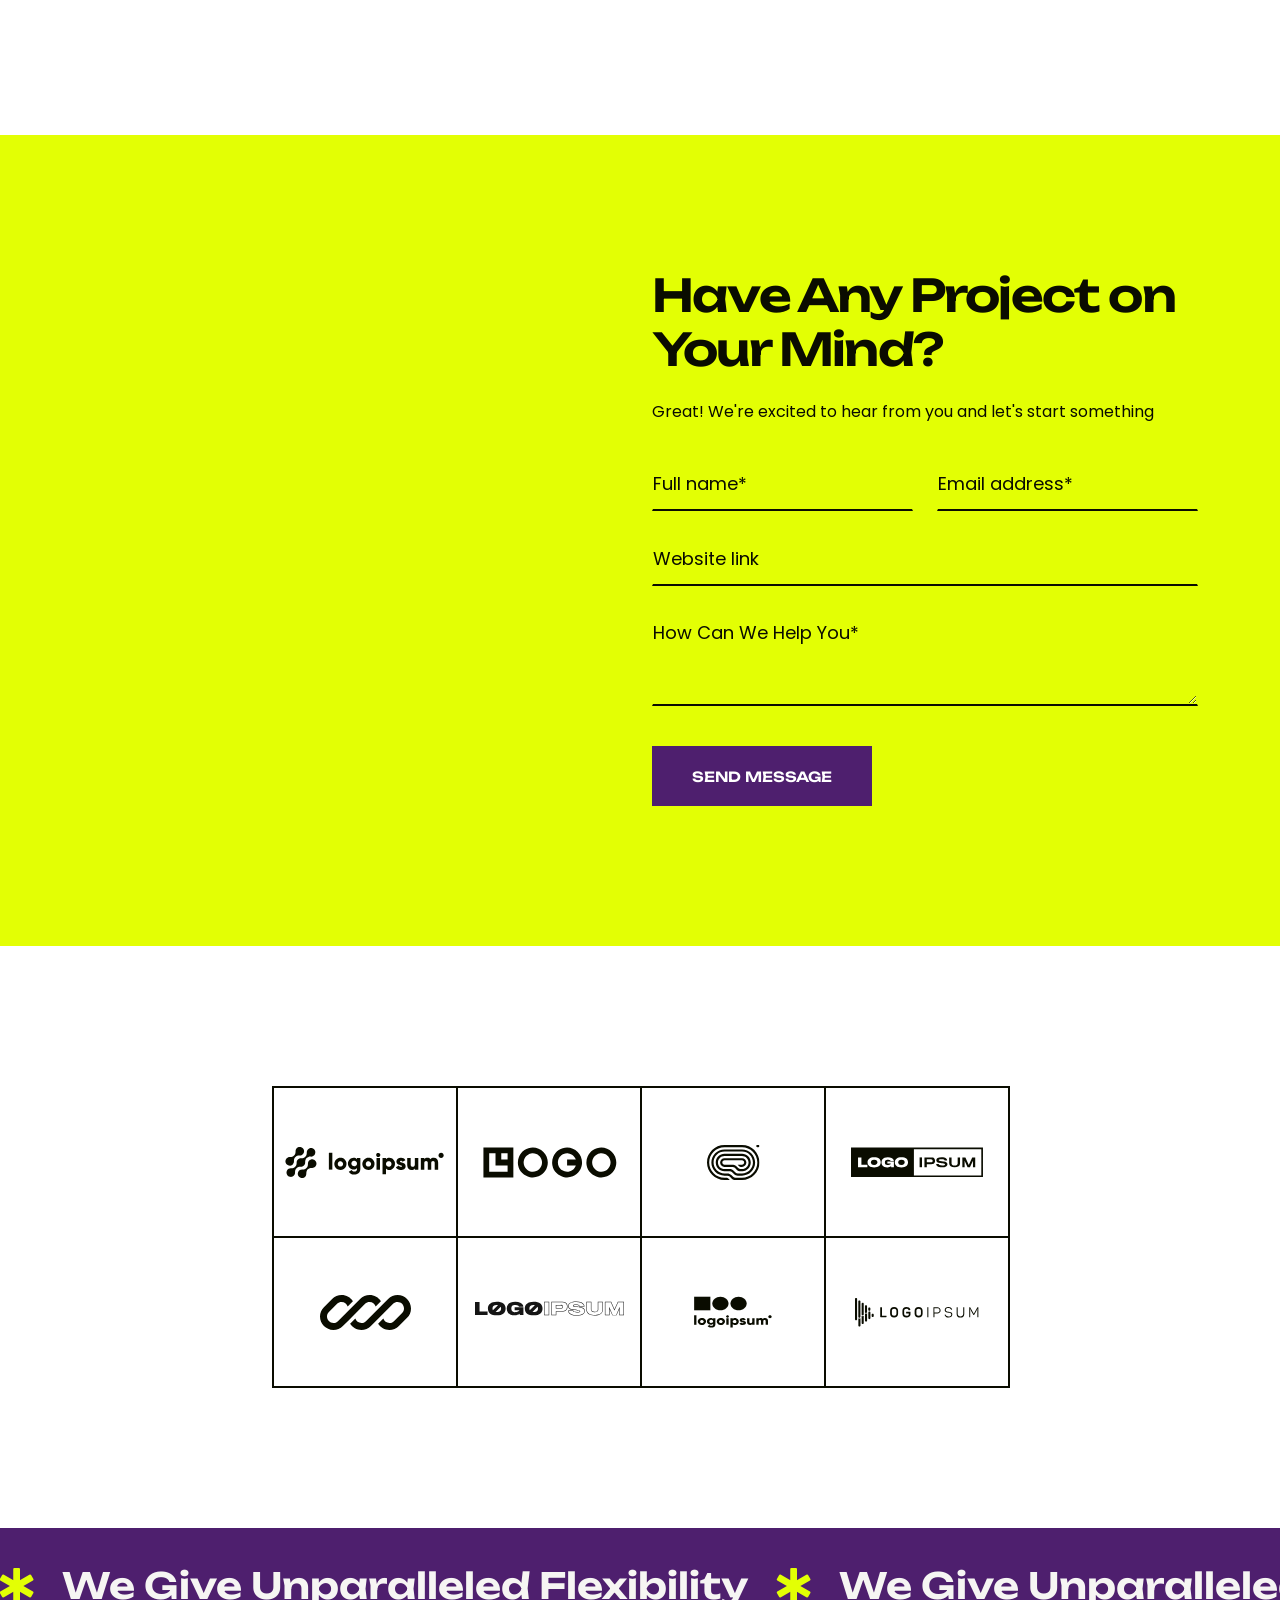
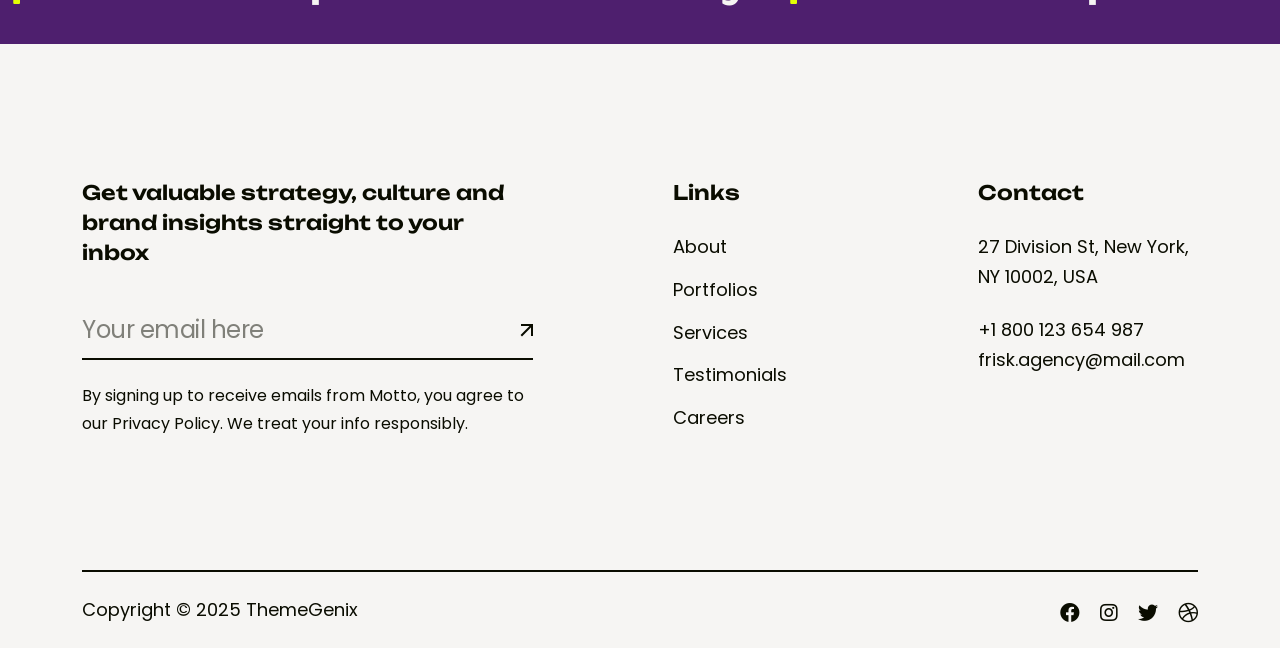
<file: about.html>
<!doctype html>
<html class="no-js" lang="zxx">

<head>
    <meta charset="utf-8">
    <meta http-equiv="x-ua-compatible" content="ie=edge">
    <title>Frisk - Creative Agency & Portfolio HTML Template</title>
    <meta name="description" content="Frisk - Creative Agency & Portfolio HTML Template">
    <meta name="keywords" content="Frisk - Creative Agency & Portfolio HTML Template">
    <meta name="robots" content="INDEX,FOLLOW">

    <!-- Mobile Specific Metas -->
    <meta name="viewport" content="width=device-width, initial-scale=1, shrink-to-fit=no">

    <!-- Favicons - Place favicon.ico in the root directory -->
    <link rel="icon" type="image/png" sizes="32x32" href="assets/img/favicons/favicon.png">
    <meta name="msapplication-TileColor" content="#ffffff">
    <meta name="msapplication-TileImage" content="assets/img/favicons/ms-icon-144x144.png">
    <meta name="theme-color" content="#ffffff">

    <!--==============================
	  Google Fonts
	============================== -->
    <link rel="preconnect" href="https://fonts.googleapis.com">
    <link rel="preconnect" href="https://fonts.gstatic.com" crossorigin>
    <link href="https://fonts.googleapis.com/css2?family=Poppins:wght@300;400;500;600;700;800&family=Unbounded:wght@400;500;600;700&display=swap" rel="stylesheet">



    <!--==============================
	    All CSS File
	============================== -->
    <link rel="stylesheet" href="assets/css/bootstrap.min.css">
    <link rel="stylesheet" href="assets/css/all.min.css">
    <link rel="stylesheet" href="assets/css/magnific-popup.min.css">
    <link rel="stylesheet" href="assets/css/slick.min.css">
    <link rel="stylesheet" href="assets/css/animate.min.css">
    <link rel="stylesheet" href="assets/css/imageRevealHover.css">
    <!-- Theme Custom CSS -->
    <link rel="stylesheet" href="assets/css/style.css">

</head>

<body>
    <!--********************************
   		Code Start From Here
	******************************** -->




    <!--==============================
     Preloader
    ==============================-->
    <div class="preloader">
        <div class="preloader-inner">
            <span></span>
            <span></span>
            <span></span>
            <span></span>
        </div>
    </div>

    <div class="popup-search-box">
        <button class="searchClose"><img src="assets/img/icon/close.svg" alt="img"></button>
        <form action="#">
            <input type="text" placeholder="Search Here..">
            <button type="submit"><img src="assets/img/icon/search-white.svg" alt="img"></button>
        </form>
    </div>

    <div class="sidemenu-wrapper">
        <div class="sidemenu-content">
            <button class="closeButton sideMenuCls"><img src="assets/img/icon/close.svg" alt="icon"></button>
            <div class="widget footer-widget">
                <div class="widget-about">
                    <div class="footer-logo">
                        <a href="index.html"><img src="assets/img/logo-white.svg" alt="Ovation"></a>
                    </div>
                    <p class="about-text">We are digital agency that helps businesses develop immersive and engaging</p>
                    <div class="sidebar-wrap">
                        <h6>27 Division St, New York,</h6>
                        <h6>NY 10002, USA</h6>
                    </div>
                    <div class="sidebar-wrap">
                        <h6><a href="tel:1800123654987">+1 800 123 654 987 </a></h6>
                        <h6><a href="mailto:frisk.agency@mail.com">frisk.agency@mail.com</a></h6>
                    </div>
                    <div class="social-btn style2">
                        <a href="https://www.facebook.com/">
                            <span class="link-effect">
                                <span class="effect-1"><i class="fab fa-facebook"></i></span>
                                <span class="effect-1"><i class="fab fa-facebook"></i></span>
                            </span>
                        </a>
                        <a href="https://instagram.com/">
                            <span class="link-effect">
                                <span class="effect-1"><i class="fab fa-instagram"></i></span>
                                <span class="effect-1"><i class="fab fa-instagram"></i></span>
                            </span>
                        </a>
                        <a href="https://twitter.com/">
                            <span class="link-effect">
                                <span class="effect-1"><i class="fab fa-twitter"></i></span>
                                <span class="effect-1"><i class="fab fa-twitter"></i></span>
                            </span>
                        </a>
                        <a href="https://dribbble.com/">
                            <span class="link-effect">
                                <span class="effect-1"><i class="fab fa-dribbble"></i></span>
                                <span class="effect-1"><i class="fab fa-dribbble"></i></span>
                            </span>
                        </a>
                    </div>
                </div>
            </div>
            <div class="d-flex justify-content-end">
                <a href="contact.html" class="chat-btn gsap-magnetic">Let’s Talk with us</a>
            </div>
        </div>
    </div>
    <!--==============================
    Mobile Menu
    ============================== -->
    <div class="mobile-menu-wrapper">
        <div class="mobile-menu-area">
            <button class="menu-toggle"><i class="fas fa-times"></i></button>
            <div class="mobile-logo">
                <a href="index.html"><img src="assets/img/logo.svg" alt="Ovation"></a>
            </div>
            <div class="mobile-menu">
                <ul>
                    <li class="menu-item-has-children">
                        <a href="#">Home</a>
                        <ul class="sub-menu">
                            <li><a href="index.html">Digital Agency</a></li>
                            <li><a href="home-2.html">Creative Agency</a></li>
                            <li><a href="home-3.html">Design Studio</a></li>
                            <li><a href="home-4.html">Digital Marketing</a></li>
                            <li><a href="home-5.html">Modern Agency</a></li>
                            <li><a href="home-6.html">Creative Studio</a></li>
                            <li><a href="home-7.html">Startup Agency</a></li>
                            <li><a href="home-8.html">Personal Portfolio</a></li>
                            <li><a href="home-9.html">Portfolio Showcase</a></li>
                            <li><a href="home-10.html">Interactive Link</a></li>
                            <li><a href="home-11.html">Showcase Carousel</a></li>
                            <li><a href="home-12.html">Fullscreen Slideshow</a></li>
                            <li><a href="home-13.html">Branding Agency</a></li>
                            <li><a href="home-14.html">Marketing Agency</a></li>
                            <li><a href="home-15.html">Web Studio</a></li>
                            <li><a href="home-16.html">Agency Classic</a></li>
                            <li><a href="home-17.html">AI Startup</a></li>
                            <li><a href="home-18.html">Agency Shop</a></li>
                        </ul>
                    </li>
                    <li class="menu-item-has-children">
                        <a href="#">Pages</a>
                        <ul class="sub-menu">
                            <li class="active"><a href="about.html">About Page</a></li>
                            <li class="menu-item-has-children"><a href="service.html">Service Page</a>
                                <ul class="sub-menu">
                                    <li><a href="service.html">Service Version 1</a></li>
                                    <li><a href="service-2.html">Service Version 2</a></li>
                                    <li><a href="service-3.html">Service Version 3</a></li>
                                    <li><a href="service-details.html">Service Details Page</a></li>
                                </ul>
                            </li>
                            <li><a href="team.html">Team Page</a></li>
                            <li><a href="team-details.html">Team Details Page</a></li>
                            <li><a href="pricing.html">Pricing Page</a></li>
                            <li class="menu-item-has-children"><a href="shop.html">Shop</a>
                                <ul class="sub-menu">
                                    <li><a href="shop.html">Shop Page</a></li>
                                    <li><a href="shop-details.html">Shop Details</a></li>
                                    <li><a href="cart.html">Cart Page</a></li>
                                    <li><a href="checkout.html">Checkout</a></li>
                                </ul>
                            </li>
                            <li><a href="faq.html">FAQ Page</a></li>
                            <li><a href="error.html">Error Page</a></li>

                        </ul>
                    </li>
                    <li class="menu-item-has-children">
                        <a href="#">Portfolio</a>
                        <ul class="sub-menu">
                            <li><a href="project.html">Portfolio Masonary</a></li>
                            <li><a href="project-2.html">Portfolio Pinterest</a></li>
                            <li><a href="project-3.html">Portfolio Gallery</a></li>
                            <li><a href="project-4.html">Portfolio Full Width</a></li>
                            <li><a href="project-5.html">Portfolio Slider</a></li>
                            <li><a href="project-6.html">Portfolio Interactive</a></li>
                            <li><a href="project-details.html">Portfolio Details</a></li>
                        </ul>
                    </li>
                    <li class="menu-item-has-children">
                        <a href="#">Blog</a>
                        <ul class="sub-menu">
                            <li><a href="blog.html">Blog Standard</a></li>
                            <li><a href="blog-2.html">Blog 2 Column</a></li>
                            <li><a href="blog-details.html">Blog Details</a></li>
                        </ul>
                    </li>
                    <li>
                        <a href="contact.html">Contact</a>
                    </li>
                </ul>
            </div>
            <div class="sidebar-wrap">
                <h6>27 Division St, New York,</h6>
                <h6>NY 10002, USA</h6>
            </div>
            <div class="sidebar-wrap">
                <h6><a href="tel:1800123654987">+1 800 123 654 987 </a></h6>
                <h6><a href="mailto:frisk.agency@mail.com">frisk.agency@mail.com</a></h6>
            </div>
            <div class="social-btn style3">
                <a href="https://www.facebook.com/">
                    <span class="link-effect">
                        <span class="effect-1"><i class="fab fa-facebook"></i></span>
                        <span class="effect-1"><i class="fab fa-facebook"></i></span>
                    </span>
                </a>
                <a href="https://instagram.com/">
                    <span class="link-effect">
                        <span class="effect-1"><i class="fab fa-instagram"></i></span>
                        <span class="effect-1"><i class="fab fa-instagram"></i></span>
                    </span>
                </a>
                <a href="https://twitter.com/">
                    <span class="link-effect">
                        <span class="effect-1"><i class="fab fa-twitter"></i></span>
                        <span class="effect-1"><i class="fab fa-twitter"></i></span>
                    </span>
                </a>
                <a href="https://dribbble.com/">
                    <span class="link-effect">
                        <span class="effect-1"><i class="fab fa-dribbble"></i></span>
                        <span class="effect-1"><i class="fab fa-dribbble"></i></span>
                    </span>
                </a>
            </div>
        </div>
    </div>
    <!--==============================
	Header Area
    ==============================-->
    <header class="nav-header header-layout3 bg-white">
        <div class="sticky-wrapper">
            <!-- Main Menu Area -->
            <div class="menu-area">
                <div class="container-fluid">
                    <div class="row align-items-center justify-content-between">
                        <div class="col-auto">
                            <div class="header-logo">
                                <a href="index.html"><img src="assets/img/logo.svg" alt="logo"></a>
                            </div>
                        </div>
                        <div class="col-auto ms-auto">
                            <nav class="main-menu d-none d-lg-inline-block">
                                <ul>
                                    <li class="menu-item-has-children mega-menu-wrap">
                                        <a href="#">
                                            <span class="link-effect">
                                                <span class="effect-1">HOME</span>
                                                <span class="effect-1">HOME</span>
                                            </span>
                                        </a>
                                        <div class="menu-pages bg-title">
                                            <div class="row">
                                                <div class="col-lg-3">
                                                    <a class="single-menu-page" href="index.html">
                                                        Digital Agency
                                                        <span class="menu-category">Creative, Design</span>
                                                    </a>
                                                    <a class="single-menu-page" href="home-2.html">
                                                        Creative Agency
                                                        <span class="menu-category">Digital, Studio</span>
                                                    </a>
                                                    <a class="single-menu-page" href="home-3.html">
                                                        Design Studio
                                                        <span class="menu-category">Design, Agency</span>
                                                    </a>
                                                    <a class="single-menu-page" href="home-4.html">
                                                        Digital Marketing
                                                        <span class="menu-category">Marketing, Corporate</span>
                                                    </a>
                                                    <a class="single-menu-page" href="home-5.html">
                                                        Modern Agency
                                                        <span class="menu-category">Agency, Corporate</span>
                                                    </a>
                                                    <a class="single-menu-page" href="home-6.html">
                                                        Creative Studio
                                                        <span class="menu-category">Digital, Creative</span>
                                                    </a>
                                                </div>
                                                <div class="col-lg-3">
                                                    <a class="single-menu-page" href="home-7.html">
                                                        Startup Agency
                                                        <span class="menu-category">Corporate, Startup</span>
                                                    </a>
                                                    <a class="single-menu-page" href="home-8.html">
                                                        Personal Portfolio
                                                        <span class="menu-category">Project, Showcase</span>
                                                    </a>
                                                    <a class="single-menu-page" href="home-9.html">
                                                        Portfolio Showcase <span class="menu-tag">New</span>
                                                        <span class="menu-category">Creative, Portfolio</span>
                                                    </a>
                                                    <a class="single-menu-page" href="home-10.html">
                                                        Interactive Link <span class="menu-tag">New</span>
                                                        <span class="menu-category">Project, Design</span>
                                                    </a>
                                                    <a class="single-menu-page" href="home-11.html">
                                                        Showcase Carousal  <span class="menu-tag">New</span>
                                                        <span class="menu-category">Portfolio, Work</span>
                                                    </a>
                                                    <a class="single-menu-page" href="home-12.html">
                                                        Full Screen Slideshow  <span class="menu-tag">New</span>
                                                        <span class="menu-category">Slideshow, Project</span>
                                                    </a>
                                                </div>
                                                <div class="col-lg-3">
                                                    <a class="single-menu-page" href="home-13.html">
                                                        Branding Agency <span class="menu-tag">New</span>
                                                        <span class="menu-category">Branding, Corporate</span>
                                                    </a>
                                                    <a class="single-menu-page" href="home-14.html">
                                                        Marketing Agency <span class="menu-tag">New</span>
                                                        <span class="menu-category">Strategy, Marketing</span>
                                                    </a>
                                                    <a class="single-menu-page" href="home-15.html">
                                                        Web Studio <span class="menu-tag">New</span>
                                                        <span class="menu-category">Development, Website</span>
                                                    </a>
                                                    <a class="single-menu-page" href="home-16.html">
                                                        Agency Classic <span class="menu-tag">New</span>
                                                        <span class="menu-category">Digital, Startup</span>
                                                    </a>
                                                    <a class="single-menu-page" href="home-17.html">
                                                        AI Startup <span class="menu-tag">New</span>
                                                        <span class="menu-category">Solutions, Intelligence</span>
                                                    </a>
                                                    <a class="single-menu-page" href="home-18.html">
                                                        Shop Home <span class="menu-tag">New</span>
                                                        <span class="menu-category">Shop, Store</span>
                                                    </a>
                                                </div>
                                                <div class="col-lg-3">
                                                    <div class="menu-banner-wrap">
                                                        <img src="assets/img/normal/menu-banner.jpg" alt="img">
                                                        <div class="menu-banner-content-wrap">
                                                            <h4 class="text-white">Start Your Creative Website Journey Today</h4>
                                                            <a href="https://themeforest.net/item/frisk-creative-agency-portfolio-template/49695408?s_rank=10" class="btn bg-theme text-title">
                                                                <span class="link-effect">
                                                                    <span class="effect-1">Buy now</span>
                                                                    <span class="effect-1">Buy now</span>
                                                                </span>
                                                            </a>
                                                        </div>
                                                    </div>
                                                </div>
                                            </div>
                                        </div>
                                    </li>
                                    <li class="active menu-item-has-children">
                                        <a href="#">
                                            <span class="link-effect">
                                                <span class="effect-1">PAGES</span>
                                                <span class="effect-1">PAGES</span>
                                            </span>
                                        </a>
                                        <ul class="sub-menu">
                                            <li class="active"><a href="about.html">About Page</a></li>
                                            <li class="menu-item-has-children"><a href="service.html">Service Page</a>
                                                <ul class="sub-menu">
                                                    <li><a href="service.html">Service Version 1</a></li>
                                                    <li><a href="service-2.html">Service Version 2</a></li>
                                                    <li><a href="service-3.html">Service Version 3</a></li>
                                                    <li><a href="service-details.html">Service Details Page</a></li>
                                                </ul>
                                            </li>
                                            <li>
                                                <a href="team.html">Team Page</a>
                                            </li>
                                            <li><a href="team-details.html">Team Details Page</a></li>
                                            <li><a href="pricing.html">Pricing Page</a></li>
                                            <li class="menu-item-has-children"><a href="shop.html">Shop</a>
                                                <ul class="sub-menu">
                                                    <li><a href="shop.html">Shop Page</a></li>
                                                    <li><a href="shop-details.html">Shop Details</a></li>
                                                    <li><a href="cart.html">Cart Page</a></li>
                                                    <li><a href="checkout.html">Checkout</a></li>
                                                </ul>
                                            </li>
                                            <li><a href="faq.html">FAQ Page</a></li>
                                            <li><a href="error.html">Error Page</a></li>
                                        </ul>
                                    </li>
                                    <li class="menu-item-has-children">
                                        <a href="#">
                                            <span class="link-effect">
                                                <span class="effect-1">PORTFOLIO</span>
                                                <span class="effect-1">PORTFOLIO</span>
                                            </span>
                                        </a>
                                        <ul class="sub-menu">
                                            <li><a href="project.html">Portfolio Masonary</a></li>
                                            <li><a href="project-2.html">Portfolio Pinterest</a></li>
                                            <li><a href="project-3.html">Portfolio Gallery</a></li>
                                            <li><a href="project-4.html">Portfolio Full Width</a></li>
                                            <li><a href="project-5.html">Portfolio Slider</a></li>
                                            <li><a href="project-6.html">Portfolio Interactive</a></li>
                                            <li><a href="project-details.html">Portfolio Details</a></li>
                                        </ul>
                                    </li>
                                    <li class="menu-item-has-children">
                                        <a href="#">
                                            <span class="link-effect">
                                                <span class="effect-1">BLOG</span>
                                                <span class="effect-1">BLOG</span>
                                            </span>
                                        </a>
                                        <ul class="sub-menu">
                                            <li><a href="blog.html">Blog Standard</a></li>
                                            <li><a href="blog-2.html">Blog 2 Column</a></li>
                                            <li><a href="blog-details.html">Blog Details</a></li>
                                        </ul>
                                    </li>
                                    <li>
                                        <a href="contact.html">
                                            <span class="link-effect">
                                                <span class="effect-1">CONTACT</span>
                                                <span class="effect-1">CONTACT</span>
                                            </span>
                                        </a>
                                    </li>
                                </ul>
                            </nav>
                            <div class="navbar-right d-inline-flex d-lg-none">
                                <button type="button" class="menu-toggle sidebar-btn">
                                    <span class="line"></span>
                                    <span class="line"></span>
                                    <span class="line"></span>
                                </button>
                            </div>
                        </div>
                        <div class="col-auto d-none d-lg-block">
                            <div class="header-button">
                                <a href="project.html" class="btn">
                                    <span class="link-effect">
                                        <span class="effect-1">WORKS WITH US</span>
                                        <span class="effect-1">WORKS WITH US</span>
                                    </span>
                                </a>
                            </div>
                        </div>
                    </div>
                </div>
            </div>
        </div>
    </header>

    <!--==============================
    Breadcumb
    ============================== -->
    <div class="breadcumb-wrapper" data-bg-src="assets/img/bg/breadcumb-bg1-1.jpg">
        <div class="container">
            <div class="breadcumb-content">
                <h1 class="breadcumb-title">About</h1>
            </div>
        </div>
    </div>

    <!--==============================
    Counter Area 02
    ==============================-->
    <div class="counter-area-1 space overflow-hidden">
        <div class="container">
            <div class="row gy-40 align-items-center justify-content-lg-between justify-content-center">
                <div class="col-xl-auto col-lg-4 col-md-6 counter-divider">
                    <div class="counter-card">
                        <h3 class="counter-card_number">
                            <span class="counter-number">26</span>+
                        </h3>
                        <h4 class="counter-card_title">Years of Experience</h4>
                        <p class="counter-card_text">We are a creative agency brands building insightful strategy, creating unique designs helping</p>
                    </div>
                </div>
                <div class="col-xl-auto col-lg-4 col-md-6 counter-divider">
                    <div class="counter-card">
                        <h3 class="counter-card_number">
                            <span class="counter-number">347</span>+
                        </h3>
                        <h4 class="counter-card_title">Successful Projects</h4>
                        <p class="counter-card_text">We are a creative agency brands building insightful strategy, creating unique designs helping</p>
                    </div>
                </div>
                <div class="col-xl-auto col-lg-4 col-md-6 counter-divider">
                    <div class="counter-card">
                        <h3 class="counter-card_number">
                            <span class="counter-number">139</span>+
                        </h3>
                        <h4 class="counter-card_title">Satisfied Customers</h4>
                        <p class="counter-card_text">We are a creative agency brands building insightful strategy, creating unique designs helping</p>
                    </div>
                </div>
            </div>
        </div>
    </div>

    <!--==============================
    Why Choose Us Area
    ==============================-->
    <div class="why-area-1 space bg-theme">
        <div class="why-img-1-1 shape-mockup wow img-custom-anim-right" data-wow-duration="1.5s" data-wow-delay="0.2s" data-right="0" data-top="-100px" data-bottom="140px">
            <img src="assets/img/normal/why_3-1.jpg" alt="img">
        </div>
        <div class="container">
            <div class="row">
                <div class="col-lg-6">
                    <div class="title-area mb-45">
                        <h2 class="sec-title">Passionate About Creating Quality Design</h2>
                    </div>
                    <h4>We Love What We Do</h4>
                    <p>We are a creative agency working with brands building insightful strategy, creating unique designs and crafting value</p>
                    <h4 class="mt-35">Why Work With Us</h4>
                    <p class="mb-n1">If you ask our clients what it’s like working with 36, they’ll talk about how much we care about their success. For us, real relationships fuel real success. We love building brands</p>
                </div>
            </div>

        </div>
    </div>

    <!--==============================
    Award Area
    ==============================-->
    <div class="award-area-1 space overflow-hidden">
        <div class="container">
            <div class="row justify-content-center">
                <div class="col-lg-10">
                    <ul class="award-wrap-area">
                        <li class="single-award-list">
                            <span class="award-year">2017</span>
                            <div class="award-details">
                                <h4><a href="about.html">New York Design Week</a></h4>
                                <p>We bring to life the most complex projects, specialize</p>
                            </div>
                            <span class="award-tag">Main developer</span>
                        </li>
                        <li class="single-award-list">
                            <span class="award-year">2019</span>
                            <div class="award-details">
                                <h4><a href="about.html">The Blue Design Awards</a></h4>
                                <p>We bring to life the most complex projects, specialize</p>
                            </div>
                            <span class="award-tag">Animator</span>
                        </li>
                        <li class="single-award-list">
                            <span class="award-year">2019</span>
                            <div class="award-details">
                                <h4><a href="about.html">Best Web Flow</a></h4>
                                <p>We bring to life the most complex projects, specialize</p>
                            </div>
                            <span class="award-tag">Main developer</span>
                        </li>
                        <li class="single-award-list">
                            <span class="award-year">2019</span>
                            <div class="award-details">
                                <h4><a href="about.html">Berlin Interactive Award</a></h4>
                                <p>We bring to life the most complex projects, specialize</p>
                            </div>
                            <span class="award-tag">Best innovations</span>
                        </li>
                    </ul>
                </div>
            </div>
        </div>
    </div>

    <!--==============================
    Team Area
    ==============================-->
    <div class="team-area-1 space-bottom overflow-hidden">
        <div class="container">
            <div class="row justify-content-center">
                <div class="col-lg-6">
                    <div class="title-area text-center">
                        <h2 class="sec-title">Our Team Behind The Studio</h2>
                    </div>
                </div>
            </div>
        </div>
        <div class="container">
            <div class="row gy-4 justify-content-center">
                <div class="col-lg-3 col-md-6">
                    <div class="team-card">
                        <div class="team-card_img">
                            <img src="assets/img/team/team-1-1.png" alt="Team Image">
                        </div>
                        <div class="team-card_content">
                            <h3 class="team-card_title"><a href="team-details.html">Daniyel Karlos</a></h3>
                            <span class="team-card_desig">Web Developer</span>
                        </div>
                    </div>
                </div>
                <div class="col-lg-3 col-md-6">
                    <div class="team-card">
                        <div class="team-card_img">
                            <img src="assets/img/team/team-1-2.png" alt="Team Image">
                        </div>
                        <div class="team-card_content">
                            <h3 class="team-card_title"><a href="team-details.html">Daniyel Karlos</a></h3>
                            <span class="team-card_desig">Web Developer</span>
                        </div>
                    </div>
                </div>
                <div class="col-lg-3 col-md-6">
                    <div class="team-card">
                        <div class="team-card_img">
                            <img src="assets/img/team/team-1-3.png" alt="Team Image">
                        </div>
                        <div class="team-card_content">
                            <h3 class="team-card_title"><a href="team-details.html">Daniyel Karlos</a></h3>
                            <span class="team-card_desig">Web Developer</span>
                        </div>
                    </div>
                </div>
                <div class="col-lg-3 col-md-6">
                    <div class="team-card">
                        <div class="team-card_img">
                            <img src="assets/img/team/team-1-4.png" alt="Team Image">
                        </div>
                        <div class="team-card_content">
                            <h3 class="team-card_title"><a href="team-details.html">Daniyel Karlos</a></h3>
                            <span class="team-card_desig">Web Developer</span>
                        </div>
                    </div>
                </div>
            </div>
        </div>
    </div>

    <!--==============================
    Contact Area
    ==============================-->
    <div class="contact-area-1 space bg-theme">
        <div class="contact-map shape-mockup wow img-custom-anim-left" data-wow-duration="1.5s" data-wow-delay="0.2s" data-left="0" data-top="-100px" data-bottom="140px">
            <iframe src="https://maps.google.com/maps?q=London%20Eye%2C%20London%2C%20United%20Kingdom&t=m&z=10&output=embed&iwloc=near" allowfullscreen="" loading="lazy"></iframe>
        </div>
        <div class="container">
            <div class="row align-items-center justify-content-end">
                <div class="col-lg-6">
                    <div class="contact-form-wrap">
                        <div class="title-area mb-30">
                            <h2 class="sec-title">Have Any Project on Your Mind?</h2>
                            <p>Great! We're excited to hear from you and let's start something</p>
                        </div>
                        <form action="mail.php" method="POST" class="contact-form ajax-contact">
                            <div class="row">
                                <div class="col-md-6">
                                    <div class="form-group">
                                        <input type="text" class="form-control style-border" name="name" id="name" placeholder="Full name*">
                                    </div>
                                </div>
                                <div class="col-md-6">
                                    <div class="form-group">
                                        <input type="text" class="form-control style-border" name="email" id="email" placeholder="Email address*">
                                    </div>
                                </div>
                                <div class="col-lg-12">
                                    <div class="form-group">
                                        <input type="text" class="form-control style-border" name="website" id="website" placeholder="Website link">
                                    </div>
                                </div>
                                <div class="col-lg-12">
                                    <div class="form-group">
                                        <textarea name="message" placeholder="How Can We Help You*" id="contactForm" class="form-control style-border"></textarea>
                                    </div>
                                </div>
                            </div>
                            <div class="form-btn col-12">
                                <button type="submit" class="btn mt-20">
                                    <span class="link-effect">
                                        <span class="effect-1">SEND MESSAGE</span>
                                        <span class="effect-1">SEND MESSAGE</span>
                                    </span>
                                </button>
                            </div>
                        </form>
                    </div>
                </div>
            </div>
        </div>
    </div>

    <!--==============================
    Client Area
    ==============================-->
    <div class="client-area-1 overflow-hidden space">
        <div class="container">
            <div class="row justify-content-center">
                <div class="col-xl-8">
                    <ul class="client-list-wrap">
                        <li>
                            <a href="#">
                                <span class="link-effect">
                                    <span class="effect-1"><img src="assets/img/client/client-1-1.svg" alt="img"></span>
                                    <span class="effect-1"><img src="assets/img/client/client-1-1.svg" alt="img"></span>
                                </span>
                            </a>
                        </li>
                        <li>
                            <a href="#">
                                <span class="link-effect">
                                    <span class="effect-1"><img src="assets/img/client/client-1-2.svg" alt="img"></span>
                                    <span class="effect-1"><img src="assets/img/client/client-1-2.svg" alt="img"></span>
                                </span>
                            </a>
                        </li>
                        <li>
                            <a href="#">
                                <span class="link-effect">
                                    <span class="effect-1"><img src="assets/img/client/client-1-3.svg" alt="img"></span>
                                    <span class="effect-1"><img src="assets/img/client/client-1-3.svg" alt="img"></span>
                                </span>
                            </a>
                        </li>
                        <li>
                            <a href="#">
                                <span class="link-effect">
                                    <span class="effect-1"><img src="assets/img/client/client-1-4.svg" alt="img"></span>
                                    <span class="effect-1"><img src="assets/img/client/client-1-4.svg" alt="img"></span>
                                </span>
                            </a>
                        </li>
                        <li>
                            <a href="#">
                                <span class="link-effect">
                                    <span class="effect-1"><img src="assets/img/client/client-1-5.svg" alt="img"></span>
                                    <span class="effect-1"><img src="assets/img/client/client-1-5.svg" alt="img"></span>
                                </span>
                            </a>
                        </li>
                        <li>
                            <a href="#">
                                <span class="link-effect">
                                    <span class="effect-1"><img src="assets/img/client/client-1-6.svg" alt="img"></span>
                                    <span class="effect-1"><img src="assets/img/client/client-1-6.svg" alt="img"></span>
                                </span>
                            </a>
                        </li>
                        <li>
                            <a href="#">
                                <span class="link-effect">
                                    <span class="effect-1"><img src="assets/img/client/client-1-7.svg" alt="img"></span>
                                    <span class="effect-1"><img src="assets/img/client/client-1-7.svg" alt="img"></span>
                                </span>
                            </a>
                        </li>
                        <li>
                            <a href="#">
                                <span class="link-effect">
                                    <span class="effect-1"><img src="assets/img/client/client-1-8.svg" alt="img"></span>
                                    <span class="effect-1"><img src="assets/img/client/client-1-8.svg" alt="img"></span>
                                </span>
                            </a>
                        </li>
                    </ul>
                </div>
            </div>
        </div>
    </div>

    <!--==============================
    Marquee Area
    ==============================-->
    <div class="container-fluid p-0 overflow-hidden">
        <div class="slider__marquee clearfix marquee-wrap">
            <div class="marquee_mode marquee__group">
                <h6 class="item m-item"><a href="#"><i class="fas fa-star-of-life"></i> We Give Unparalleled Flexibility</a></h6>
                <h6 class="item m-item"><a href="#"><i class="fas fa-star-of-life"></i> We Give Unparalleled Flexibility</a></h6>
                <h6 class="item m-item"><a href="#"><i class="fas fa-star-of-life"></i> We Give Unparalleled Flexibility</a></h6>
                <h6 class="item m-item"><a href="#"><i class="fas fa-star-of-life"></i> We Give Unparalleled Flexibility</a></h6>
            </div>
        </div>
    </div>

    <!--==============================
        Footer Area
    ==============================-->
    <footer class="footer-wrapper footer-layout2 overflow-hidden">
        <div class="container">
            <div class="widget-area space-top">
                <div class="row justify-content-between">
                    <div class="col-md-6 col-xl-5 col-lg-6">
                        <div class="widget widget-newsletter footer-widget">
                            <h3 class="widget_title">Get valuable strategy, culture and brand insights straight to your inbox</h3>
                            <form class="newsletter-form">
                                <div class="form-group">
                                    <input class="form-control" type="email" placeholder="Your email here" required="">
                                </div>
                                <button type="submit" class="btn"><img src="assets/img/icon/arrow-left-top.svg" alt=""></button>
                            </form>
                            <p>By signing up to receive emails from Motto, you agree to our Privacy Policy. We treat your info responsibly.</p>
                        </div>
                    </div>
                    <div class="col-md-3 col-xl-2 col-lg-3">
                        <div class="widget widget_nav_menu footer-widget">
                            <h3 class="widget_title">Links</h3>
                            <div class="menu-all-pages-container list-column2">
                                <ul class="menu">
                                    <li><a href="about.html"> About</a></li>
                                    <li><a href="project.html">Portfolios</a></li>
                                    <li><a href="service.html">Services</a></li>
                                    <li><a href="contact.html">Testimonials</a></li>
                                    <li><a href="project.html">Careers</a></li>
                                </ul>
                            </div>
                        </div>
                    </div>
                    <div class="col-md-6 col-xl-auto col-lg-4">
                        <div class="widget footer-widget widget-contact">
                            <h3 class="widget_title">Contact</h3>
                            <ul class="contact-info-list">
                                <li>27 Division St, New York, <br> NY 10002, USA</li>
                                <li>
                                    <a href="tel:1800123654987">+1 800 123 654 987</a>
                                    <a href="mailto:frisk.agency@mail.com">frisk.agency@mail.com</a>
                                </li>
                            </ul>
                        </div>
                    </div>
                </div>
            </div>
        </div>
        <div class="container">
            <div class="copyright-wrap">
                <div class="row gy-3 justify-content-between align-items-center">
                    <div class="col-md-6">
                        <p class="copyright-text">Copyright © 2025
                            <a href="https://themeforest.net/user/themegenix">ThemeGenix</a>
                        </p>

                    </div>
                    <div class="col-md-6 align-self-center">
                        <div class="social-btn style3 justify-content-md-end">
                            <a href="https://www.facebook.com/">
                                <span class="link-effect">
                                    <span class="effect-1"><i class="fab fa-facebook"></i></span>
                                    <span class="effect-1"><i class="fab fa-facebook"></i></span>
                                </span>
                            </a>
                            <a href="https://instagram.com/">
                                <span class="link-effect">
                                    <span class="effect-1"><i class="fab fa-instagram"></i></span>
                                    <span class="effect-1"><i class="fab fa-instagram"></i></span>
                                </span>
                            </a>
                            <a href="https://twitter.com/">
                                <span class="link-effect">
                                    <span class="effect-1"><i class="fab fa-twitter"></i></span>
                                    <span class="effect-1"><i class="fab fa-twitter"></i></span>
                                </span>
                            </a>
                            <a href="https://dribbble.com/">
                                <span class="link-effect">
                                    <span class="effect-1"><i class="fab fa-dribbble"></i></span>
                                    <span class="effect-1"><i class="fab fa-dribbble"></i></span>
                                </span>
                            </a>
                        </div>
                    </div>
                </div>
            </div>
        </div>
    </footer>

    <!--********************************
			Code End  Here
	******************************** -->

    <!-- Scroll To Top -->
    <div class="scroll-top">
        <svg class="progress-circle svg-content" width="100%" height="100%" viewBox="-1 -1 102 102">
            <path d="M50,1 a49,49 0 0,1 0,98 a49,49 0 0,1 0,-98" style="transition: stroke-dashoffset 10ms linear 0s; stroke-dasharray: 307.919, 307.919; stroke-dashoffset: 307.919;"></path>
        </svg>
    </div>


    <!-- Jquery -->
    <script src="assets/js/vendor/jquery-3.6.0.min.js"></script>
    <script src="assets/js/slick.min.js"></script>
    <script src="assets/js/bootstrap.min.js"></script>
    <script src="assets/js/jquery.magnific-popup.min.js"></script>
    <script src="assets/js/jquery.counterup.min.js"></script>
    <script src="assets/js/imagesloaded.pkgd.min.js"></script>
    <script src="assets/js/isotope.pkgd.min.js"></script>
    <script src="assets/js/gsap.min.js"></script>
<script src="assets/js/ScrollTrigger.min.js"></script>
    <script src="assets/js/sticky-kit.min.js"></script>

    
    <script src="assets/js/imageRevealHover.js"></script>
    <script src="assets/js/jarallax.min.js"></script>
    <script src="assets/js/jquery.marquee.min.js"></script>
    <script src="assets/js/jquery-ui.min.js"></script>
    <script src="assets/js/waypoints.js"></script>
    <script src="assets/js/wow.js"></script>

    <!-- Main Js File -->
    <script src="assets/js/main.js"></script>
</body>

</html>
</file>
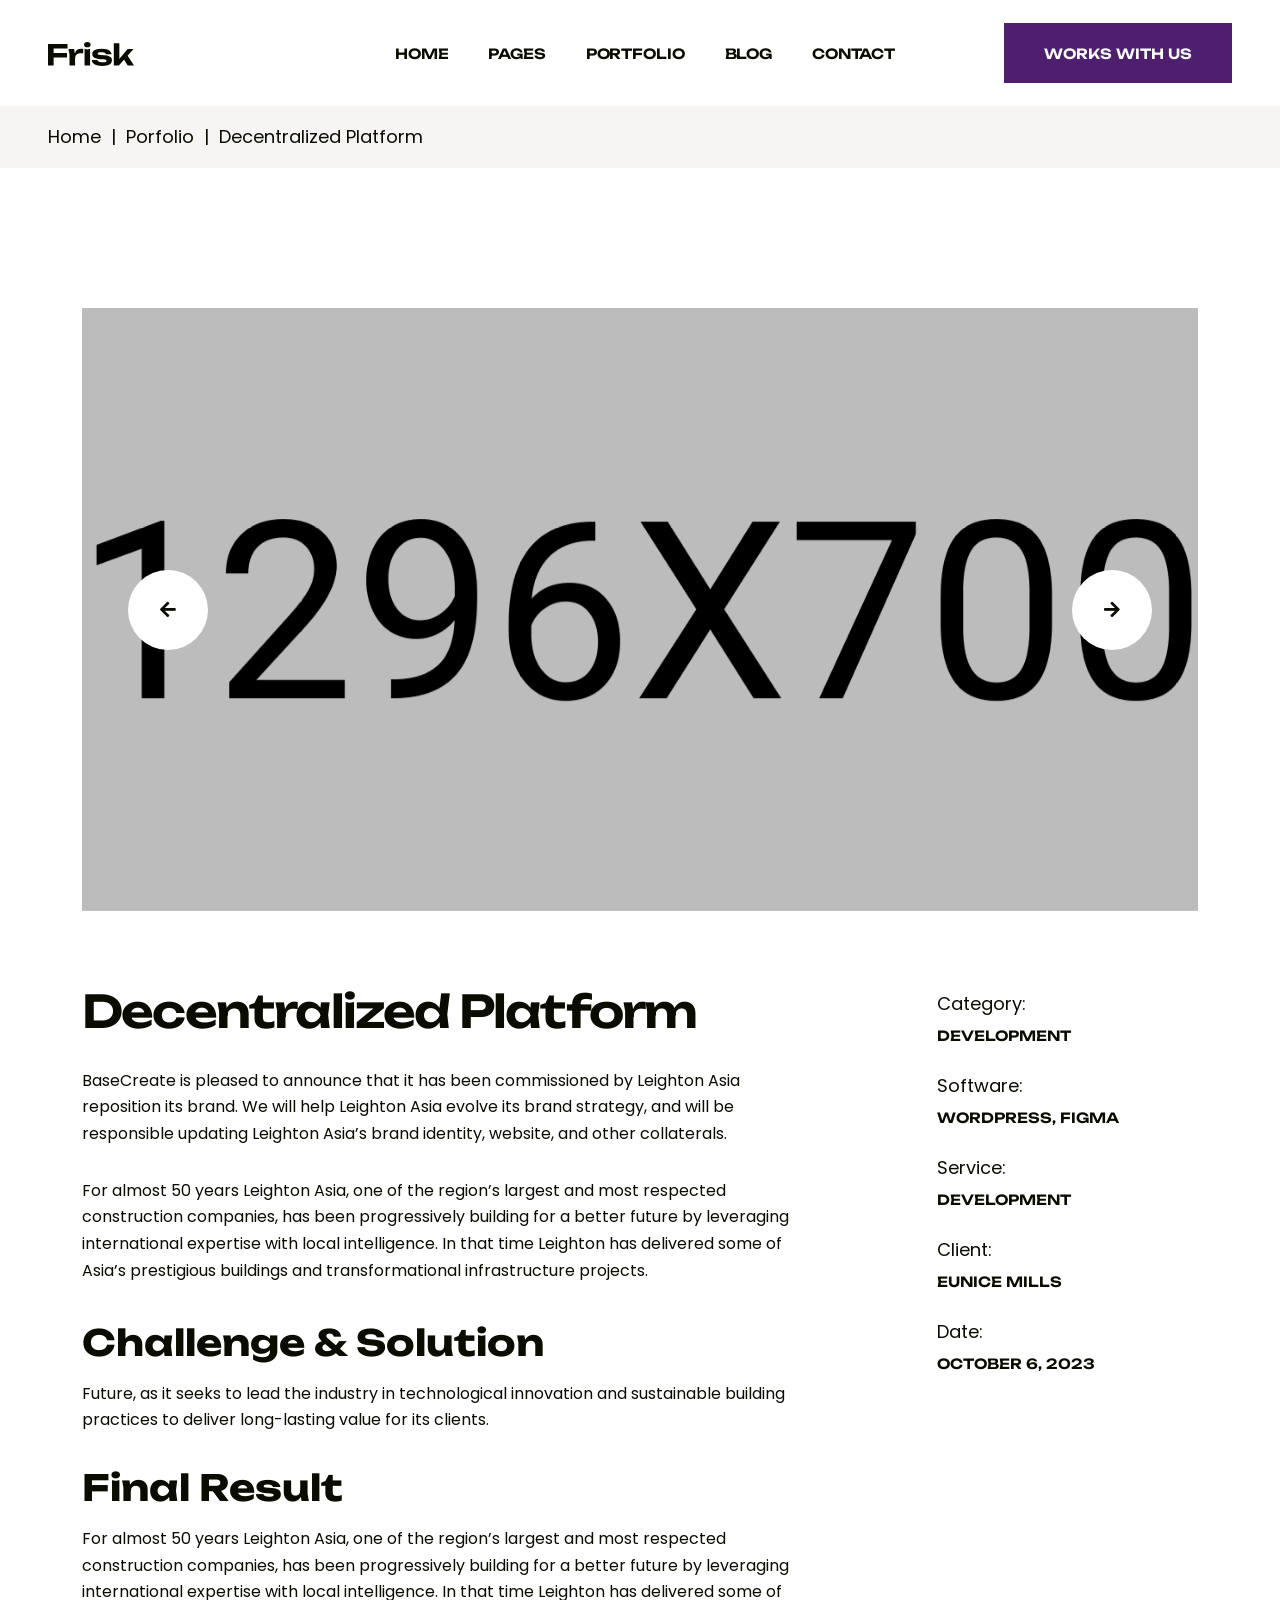
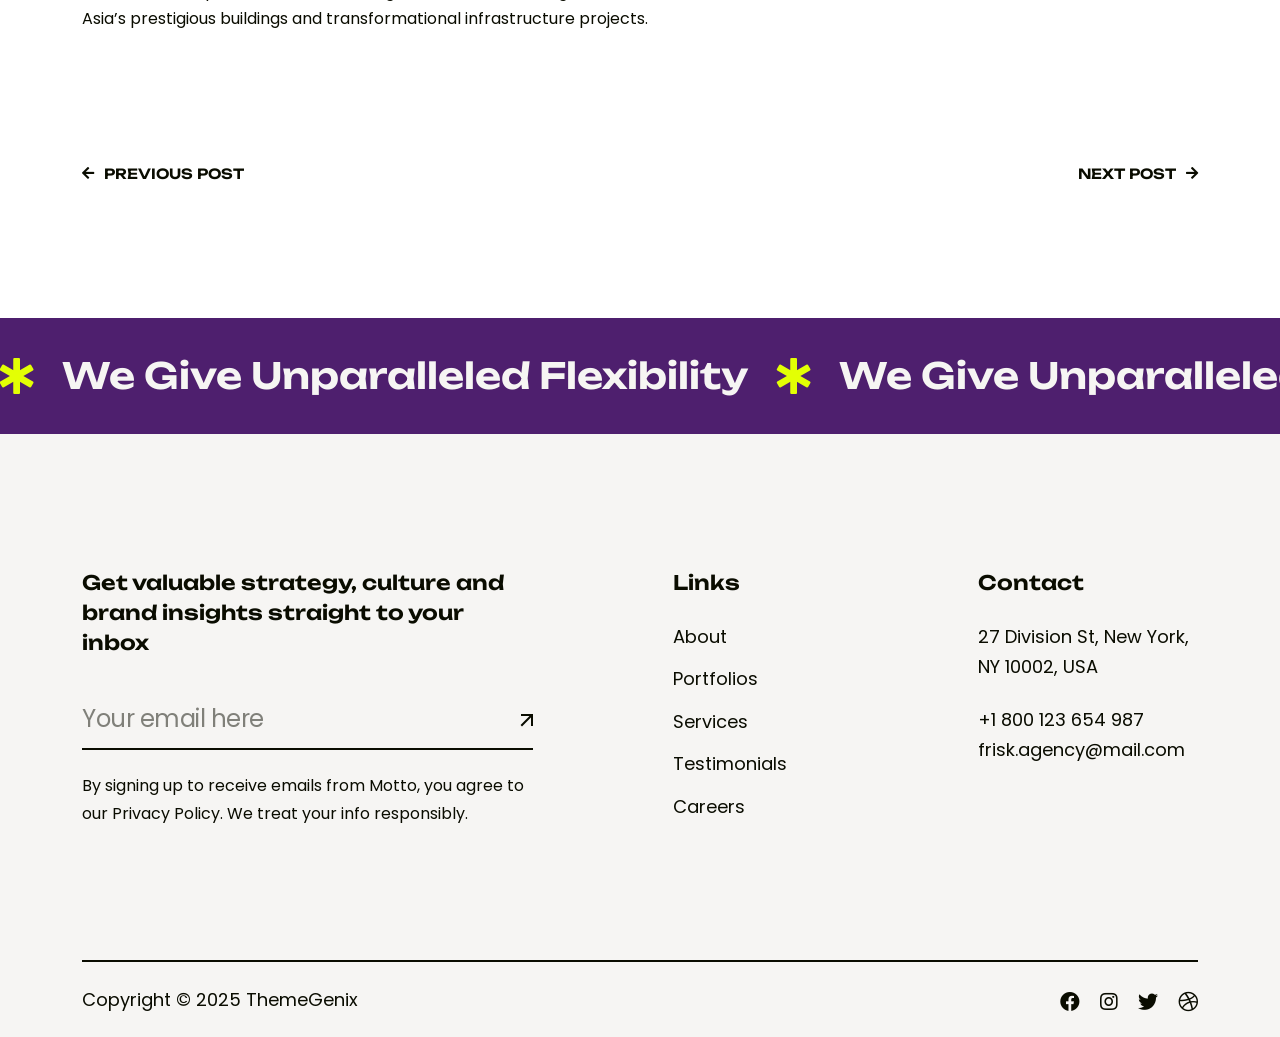
<file: article-details.html>
<!doctype html>
<html class="no-js" lang="zxx">

<head>
    <meta charset="utf-8">
    <meta http-equiv="x-ua-compatible" content="ie=edge">
    <title>Frisk - Creative Agency & Portfolio HTML Template</title>
    <meta name="description" content="Frisk - Creative Agency & Portfolio HTML Template">
    <meta name="keywords" content="Frisk - Creative Agency & Portfolio HTML Template">
    <meta name="robots" content="INDEX,FOLLOW">

    <!-- Mobile Specific Metas -->
    <meta name="viewport" content="width=device-width, initial-scale=1, shrink-to-fit=no">

    <!-- Favicons - Place favicon.ico in the root directory -->
    <link rel="icon" type="image/png" sizes="32x32" href="assets/img/favicons/favicon.png">
    <meta name="msapplication-TileColor" content="#ffffff">
    <meta name="msapplication-TileImage" content="assets/img/favicons/ms-icon-144x144.png">
    <meta name="theme-color" content="#ffffff">

    <!--==============================
	  Google Fonts
	============================== -->
    <link rel="preconnect" href="https://fonts.googleapis.com">
    <link rel="preconnect" href="https://fonts.gstatic.com" crossorigin>
    <link href="https://fonts.googleapis.com/css2?family=Poppins:wght@300;400;500;600;700;800&family=Unbounded:wght@400;500;600;700&display=swap" rel="stylesheet">



    <!--==============================
	    All CSS File
	============================== -->
    <link rel="stylesheet" href="assets/css/bootstrap.min.css">
    <link rel="stylesheet" href="assets/css/all.min.css">
    <link rel="stylesheet" href="assets/css/magnific-popup.min.css">
    <link rel="stylesheet" href="assets/css/slick.min.css">
    <link rel="stylesheet" href="assets/css/animate.min.css">
    <link rel="stylesheet" href="assets/css/imageRevealHover.css">
    <!-- Theme Custom CSS -->
    <link rel="stylesheet" href="assets/css/style.css">

</head>

<body>
    <!--********************************
   		Code Start From Here
	******************************** -->




    <!--==============================
     Preloader
    ==============================-->
    <div class="preloader">
        <div class="preloader-inner">
            <span></span>
            <span></span>
            <span></span>
            <span></span>
        </div>
    </div>

    <div class="popup-search-box">
        <button class="searchClose"><img src="assets/img/icon/close.svg" alt="img"></button>
        <form action="#">
            <input type="text" placeholder="Search Here..">
            <button type="submit"><img src="assets/img/icon/search-white.svg" alt="img"></button>
        </form>
    </div>

    <div class="sidemenu-wrapper">
        <div class="sidemenu-content">
            <button class="closeButton sideMenuCls"><img src="assets/img/icon/close.svg" alt="icon"></button>
            <div class="widget footer-widget">
                <div class="widget-about">
                    <div class="footer-logo">
                        <a href="index.html"><img src="assets/img/logo-white.svg" alt="Ovation"></a>
                    </div>
                    <p class="about-text">We are digital agency that helps businesses develop immersive and engaging</p>
                    <div class="sidebar-wrap">
                        <h6>27 Division St, New York,</h6>
                        <h6>NY 10002, USA</h6>
                    </div>
                    <div class="sidebar-wrap">
                        <h6><a href="tel:1800123654987">+1 800 123 654 987 </a></h6>
                        <h6><a href="mailto:frisk.agency@mail.com">frisk.agency@mail.com</a></h6>
                    </div>
                    <div class="social-btn style2">
                        <a href="https://www.facebook.com/">
                            <span class="link-effect">
                                <span class="effect-1"><i class="fab fa-facebook"></i></span>
                                <span class="effect-1"><i class="fab fa-facebook"></i></span>
                            </span>
                        </a>
                        <a href="https://instagram.com/">
                            <span class="link-effect">
                                <span class="effect-1"><i class="fab fa-instagram"></i></span>
                                <span class="effect-1"><i class="fab fa-instagram"></i></span>
                            </span>
                        </a>
                        <a href="https://twitter.com/">
                            <span class="link-effect">
                                <span class="effect-1"><i class="fab fa-twitter"></i></span>
                                <span class="effect-1"><i class="fab fa-twitter"></i></span>
                            </span>
                        </a>
                        <a href="https://dribbble.com/">
                            <span class="link-effect">
                                <span class="effect-1"><i class="fab fa-dribbble"></i></span>
                                <span class="effect-1"><i class="fab fa-dribbble"></i></span>
                            </span>
                        </a>
                    </div>
                </div>
            </div>
            <div class="d-flex justify-content-end">
                <a href="contact.html" class="chat-btn gsap-magnetic">Let’s Talk with us</a>
            </div>
        </div>
    </div>
    <!--==============================
    Mobile Menu
    ============================== -->
    <div class="mobile-menu-wrapper">
        <div class="mobile-menu-area">
            <button class="menu-toggle"><i class="fas fa-times"></i></button>
            <div class="mobile-logo">
                <a href="index.html"><img src="assets/img/logo.svg" alt="Ovation"></a>
            </div>
            <div class="mobile-menu">
                <ul>
                    <li class="menu-item-has-children">
                        <a href="#">Home</a>
                        <ul class="sub-menu">
                            <li><a href="index.html">Digital Agency</a></li>
                            <li><a href="home-2.html">Creative Agency</a></li>
                            <li><a href="home-3.html">Design Studio</a></li>
                            <li><a href="home-4.html">Digital Marketing</a></li>
                            <li><a href="home-5.html">Modern Agency</a></li>
                            <li><a href="home-6.html">Creative Studio</a></li>
                            <li><a href="home-7.html">Startup Agency</a></li>
                            <li><a href="home-8.html">Personal Portfolio</a></li>
                            <li><a href="home-9.html">Portfolio Showcase</a></li>
                            <li><a href="home-10.html">Interactive Link</a></li>
                            <li><a href="home-11.html">Showcase Carousel</a></li>
                            <li><a href="home-12.html">Fullscreen Slideshow</a></li>
                            <li><a href="home-13.html">Branding Agency</a></li>
                            <li><a href="home-14.html">Marketing Agency</a></li>
                            <li><a href="home-15.html">Web Studio</a></li>
                            <li><a href="home-16.html">Agency Classic</a></li>
                            <li><a href="home-17.html">AI Startup</a></li>
                            <li><a href="home-18.html">Agency Shop</a></li>
                        </ul>
                    </li>
                    <li class="menu-item-has-children">
                        <a href="#">Pages</a>
                        <ul class="sub-menu">
                            <li><a href="about.html">About Page</a></li>
                            <li class="menu-item-has-children"><a href="service.html">Service Page</a>
                                <ul class="sub-menu">
                                    <li><a href="service.html">Service Version 1</a></li>
                                    <li><a href="service-2.html">Service Version 2</a></li>
                                    <li><a href="service-3.html">Service Version 3</a></li>
                                    <li><a href="service-details.html">Service Details Page</a></li>
                                </ul>
                            </li>
                            <li><a href="service-details.html">Service Details</a></li>
                            <li><a href="team.html">Team Page</a></li>
                            <li><a href="team-details.html">Team Details Page</a></li>
                            <li><a href="pricing.html">Pricing Page</a></li>
                            <li class="menu-item-has-children"><a href="shop.html">Shop</a>
                                <ul class="sub-menu">
                                    <li><a href="shop.html">Shop Page</a></li>
                                    <li><a href="shop-details.html">Shop Details</a></li>
                                    <li><a href="cart.html">Cart Page</a></li>
                                    <li><a href="checkout.html">Checkout</a></li>
                                </ul>
                            </li>
                            <li><a href="faq.html">FAQ Page</a></li>
                            <li><a href="error.html">Error Page</a></li>
                        </ul>
                    </li>
                    <li class="menu-item-has-children">
                        <a href="#">Portfolio</a>
                        <ul class="sub-menu">
                            <li><a href="project.html">Portfolio Masonary</a></li>
                            <li><a href="project-2.html">Portfolio Pinterest</a></li>
                            <li><a href="project-3.html">Portfolio Gallery</a></li>
                            <li><a href="project-4.html">Portfolio Full Width</a></li>
                            <li><a href="project-5.html">Portfolio Slider</a></li>
                            <li><a href="project-6.html">Portfolio Interactive</a></li>
                            <li class="active"><a href="project-details.html">Portfolio Details</a></li>
                        </ul>
                    </li>
                    <li class="menu-item-has-children">
                        <a href="#">Blog</a>
                        <ul class="sub-menu">
                            <li><a href="blog.html">Blog Standard</a></li>
                            <li><a href="blog-2.html">Blog 2 Column</a></li>
                            <li><a href="blog-details.html">Blog Details</a></li>
                        </ul>
                    </li>
                    <li>
                        <a href="contact.html">Contact</a>
                    </li>
                </ul>
            </div>
            <div class="sidebar-wrap">
                <h6>27 Division St, New York,</h6>
                <h6>NY 10002, USA</h6>
            </div>
            <div class="sidebar-wrap">
                <h6><a href="tel:1800123654987">+1 800 123 654 987 </a></h6>
                <h6><a href="mailto:frisk.agency@mail.com">frisk.agency@mail.com</a></h6>
            </div>
            <div class="social-btn style3">
                <a href="https://www.facebook.com/">
                    <span class="link-effect">
                        <span class="effect-1"><i class="fab fa-facebook"></i></span>
                        <span class="effect-1"><i class="fab fa-facebook"></i></span>
                    </span>
                </a>
                <a href="https://instagram.com/">
                    <span class="link-effect">
                        <span class="effect-1"><i class="fab fa-instagram"></i></span>
                        <span class="effect-1"><i class="fab fa-instagram"></i></span>
                    </span>
                </a>
                <a href="https://twitter.com/">
                    <span class="link-effect">
                        <span class="effect-1"><i class="fab fa-twitter"></i></span>
                        <span class="effect-1"><i class="fab fa-twitter"></i></span>
                    </span>
                </a>
                <a href="https://dribbble.com/">
                    <span class="link-effect">
                        <span class="effect-1"><i class="fab fa-dribbble"></i></span>
                        <span class="effect-1"><i class="fab fa-dribbble"></i></span>
                    </span>
                </a>
            </div>
        </div>
    </div>
    <!--==============================
	Header Area
    ==============================-->
    <header class="nav-header header-layout3 bg-white">
        <div class="sticky-wrapper">
            <!-- Main Menu Area -->
            <div class="menu-area">
                <div class="container-fluid">
                    <div class="row align-items-center justify-content-between">
                        <div class="col-auto">
                            <div class="header-logo">
                                <a href="index.html"><img src="assets/img/logo.svg" alt="logo"></a>
                            </div>
                        </div>
                        <div class="col-auto ms-auto">
                            <nav class="main-menu d-none d-lg-inline-block">
                                <ul>
                                    <li class="menu-item-has-children mega-menu-wrap">
                                        <a href="#">
                                            <span class="link-effect">
                                                <span class="effect-1">HOME</span>
                                                <span class="effect-1">HOME</span>
                                            </span>
                                        </a>
                                        <div class="menu-pages bg-title">
                                            <div class="row">
                                                <div class="col-lg-3">
                                                    <a class="single-menu-page" href="index.html">
                                                        Digital Agency
                                                        <span class="menu-category">Creative, Design</span>
                                                    </a>
                                                    <a class="single-menu-page" href="home-2.html">
                                                        Creative Agency
                                                        <span class="menu-category">Digital, Studio</span>
                                                    </a>
                                                    <a class="single-menu-page" href="home-3.html">
                                                        Design Studio
                                                        <span class="menu-category">Design, Agency</span>
                                                    </a>
                                                    <a class="single-menu-page" href="home-4.html">
                                                        Digital Marketing
                                                        <span class="menu-category">Marketing, Corporate</span>
                                                    </a>
                                                    <a class="single-menu-page" href="home-5.html">
                                                        Modern Agency
                                                        <span class="menu-category">Agency, Corporate</span>
                                                    </a>
                                                    <a class="single-menu-page" href="home-6.html">
                                                        Creative Studio
                                                        <span class="menu-category">Digital, Creative</span>
                                                    </a>
                                                </div>
                                                <div class="col-lg-3">
                                                    <a class="single-menu-page" href="home-7.html">
                                                        Startup Agency
                                                        <span class="menu-category">Corporate, Startup</span>
                                                    </a>
                                                    <a class="single-menu-page" href="home-8.html">
                                                        Personal Portfolio
                                                        <span class="menu-category">Project, Showcase</span>
                                                    </a>
                                                    <a class="single-menu-page" href="home-9.html">
                                                        Portfolio Showcase <span class="menu-tag">New</span>
                                                        <span class="menu-category">Creative, Portfolio</span>
                                                    </a>
                                                    <a class="single-menu-page" href="home-10.html">
                                                        Interactive Link <span class="menu-tag">New</span>
                                                        <span class="menu-category">Project, Design</span>
                                                    </a>
                                                    <a class="single-menu-page" href="home-11.html">
                                                        Showcase Carousal  <span class="menu-tag">New</span>
                                                        <span class="menu-category">Portfolio, Work</span>
                                                    </a>
                                                    <a class="single-menu-page" href="home-12.html">
                                                        Full Screen Slideshow  <span class="menu-tag">New</span>
                                                        <span class="menu-category">Slideshow, Project</span>
                                                    </a>
                                                </div>
                                                <div class="col-lg-3">
                                                    <a class="single-menu-page" href="home-13.html">
                                                        Branding Agency <span class="menu-tag">New</span>
                                                        <span class="menu-category">Branding, Corporate</span>
                                                    </a>
                                                    <a class="single-menu-page" href="home-14.html">
                                                        Marketing Agency <span class="menu-tag">New</span>
                                                        <span class="menu-category">Strategy, Marketing</span>
                                                    </a>
                                                    <a class="single-menu-page" href="home-15.html">
                                                        Web Studio <span class="menu-tag">New</span>
                                                        <span class="menu-category">Development, Website</span>
                                                    </a>
                                                    <a class="single-menu-page" href="home-16.html">
                                                        Agency Classic <span class="menu-tag">New</span>
                                                        <span class="menu-category">Digital, Startup</span>
                                                    </a>
                                                    <a class="single-menu-page" href="home-17.html">
                                                        AI Startup <span class="menu-tag">New</span>
                                                        <span class="menu-category">Solutions, Intelligence</span>
                                                    </a>
                                                    <a class="single-menu-page" href="home-18.html">
                                                        Shop Home <span class="menu-tag">New</span>
                                                        <span class="menu-category">Shop, Store</span>
                                                    </a>
                                                </div>
                                                <div class="col-lg-3">
                                                    <div class="menu-banner-wrap">
                                                        <img src="assets/img/normal/menu-banner.jpg" alt="img">
                                                        <div class="menu-banner-content-wrap">
                                                            <h4 class="text-white">Start Your Creative Website Journey Today</h4>
                                                            <a href="https://themeforest.net/item/frisk-creative-agency-portfolio-template/49695408?s_rank=10" class="btn bg-theme text-title">
                                                                <span class="link-effect">
                                                                    <span class="effect-1">Buy now</span>
                                                                    <span class="effect-1">Buy now</span>
                                                                </span>
                                                            </a>
                                                        </div>
                                                    </div>
                                                </div>
                                            </div>
                                        </div>
                                    </li>
                                    <li class="menu-item-has-children">
                                        <a href="#">
                                            <span class="link-effect">
                                                <span class="effect-1">PAGES</span>
                                                <span class="effect-1">PAGES</span>
                                            </span>
                                        </a>
                                        <ul class="sub-menu">
                                            <li><a href="about.html">About Page</a></li>
                                            <li class="menu-item-has-children"><a href="service.html">Service Page</a>
                                                <ul class="sub-menu">
                                                    <li><a href="service.html">Service Version 1</a></li>
                                                    <li><a href="service-2.html">Service Version 2</a></li>
                                                    <li><a href="service-3.html">Service Version 3</a></li>
                                                    <li><a href="service-details.html">Service Details Page</a></li>
                                                </ul>
                                            </li>
                                            <li>
                                                <a href="team.html">Team Page</a>
                                            </li>
                                            <li><a href="team-details.html">Team Details Page</a></li>
                                            <li><a href="pricing.html">Pricing Page</a></li>
                                            <li class="menu-item-has-children"><a href="shop.html">Shop</a>
                                                <ul class="sub-menu">
                                                    <li><a href="shop.html">Shop Page</a></li>
                                                    <li><a href="shop-details.html">Shop Details</a></li>
                                                    <li><a href="cart.html">Cart Page</a></li>
                                                    <li><a href="checkout.html">Checkout</a></li>
                                                </ul>
                                            </li>
                                            <li><a href="faq.html">FAQ Page</a></li>
                                            <li><a href="error.html">Error Page</a></li>
                                        </ul>
                                    </li>
                                    <li class="active menu-item-has-children">
                                        <a href="#">
                                            <span class="link-effect">
                                                <span class="effect-1">PORTFOLIO</span>
                                                <span class="effect-1">PORTFOLIO</span>
                                            </span>
                                        </a>
                                        <ul class="sub-menu">
                                            <li><a href="project.html">Portfolio Masonary</a></li>
                                            <li><a href="project-2.html">Portfolio Pinterest</a></li>
                                            <li><a href="project-3.html">Portfolio Gallery</a></li>
                                            <li><a href="project-4.html">Portfolio Full Width</a></li>
                                            <li><a href="project-5.html">Portfolio Slider</a></li>
                                            <li><a href="project-6.html">Portfolio Interactive</a></li>
                                            <li class="active"><a href="project-details.html">Portfolio Details</a></li>
                                        </ul>
                                    </li>
                                    <li class="menu-item-has-children">
                                        <a href="#">
                                            <span class="link-effect">
                                                <span class="effect-1">BLOG</span>
                                                <span class="effect-1">BLOG</span>
                                            </span>
                                        </a>
                                        <ul class="sub-menu">
                                            <li><a href="blog.html">Blog Standard</a></li>
                                            <li><a href="blog-2.html">Blog 2 Column</a></li>
                                            <li><a href="blog-details.html">Blog Details</a></li>
                                        </ul>
                                    </li>
                                    <li>
                                        <a href="contact.html">
                                            <span class="link-effect">
                                                <span class="effect-1">CONTACT</span>
                                                <span class="effect-1">CONTACT</span>
                                            </span>
                                        </a>
                                    </li>
                                </ul>
                            </nav>
                            <div class="navbar-right d-inline-flex d-lg-none">
                                <button type="button" class="menu-toggle sidebar-btn">
                                    <span class="line"></span>
                                    <span class="line"></span>
                                    <span class="line"></span>
                                </button>
                            </div>
                        </div>
                        <div class="col-auto d-none d-lg-block">
                            <div class="header-button">
                                <a href="project.html" class="btn">
                                    <span class="link-effect">
                                        <span class="effect-1">WORKS WITH US</span>
                                        <span class="effect-1">WORKS WITH US</span>
                                    </span>
                                </a>
                            </div>
                        </div>
                    </div>
                </div>
            </div>
        </div>
    </header>

    <!--==============================
    Breadcumb
    ============================== -->
    <div class="breadcumb-wrapper style2 bg-smoke">
        <div class="container-fluid">
            <div class="breadcumb-content">
                <ul class="breadcumb-menu">
                    <li><a href="index.html">Home</a></li>
                    <li><a href="project.html">Porfolio</a></li>
                    <li>Decentralized Platform</li>
                </ul>
            </div>
        </div>
    </div>

    <!--==============================
    Project Details Page Area
    ==============================-->
    <div class="project-details-page-area space">
        <div class="container">
            <div class="row global-carousel default" data-arrows="true" data-xl-arrows="true" data-ml-arrows="true" data-lg-arrows="true" data-md-arrows="true">
                <div class="col-xl-12">
                    <div class="project-inner-thumb mb-80 wow img-custom-anim-top">
                        <img class="w-100" src="assets/img/portfolio/portfolio_inner_1.png" alt="img">
                    </div>
                </div>
                <div class="col-xl-12">
                    <div class="project-inner-thumb mb-80 wow img-custom-anim-top">
                        <img class="w-100" src="assets/img/portfolio/portfolio_inner_2.png" alt="img">
                    </div>
                </div>
            </div>
            <div class="row justify-content-between flex-row-reverse">
                <div class="col-xl-3 col-lg-4">
                    <div class="project-details-info mb-lg-0 mb-40">
                        <ul class="list-wrap">
                            <li><span>Category:</span>Development</li>
                            <li><span>Software:</span>WordPress, Figma</li>
                            <li><span>Service:</span>Development</li>
                            <li><span>Client:</span>Eunice Mills</li>
                            <li><span>Date:</span>October 6, 2023</li>
                        </ul>
                    </div>
                </div>
                <div class="col-lg-8">
                    <div class="title-area mb-35">
                        <h2 class="sec-title">Decentralized Platform</h2>
                        <p class="sec-text mt-30">BaseCreate is pleased to announce that it has been commissioned by Leighton Asia reposition its brand. We will help Leighton Asia evolve its brand strategy, and will be responsible updating Leighton Asia’s brand identity, website, and other collaterals.</p>
                        <p class="sec-text mt-30">For almost 50 years Leighton Asia, one of the region’s largest and most respected construction companies, has been progressively building for a better future by leveraging international expertise with local intelligence. In that time Leighton has delivered some of Asia’s prestigious buildings and transformational infrastructure projects.</p>
                    </div>
                    <h3>Challenge & Solution</h3>
                    <p class="sec-text mb-n1">Future, as it seeks to lead the industry in technological innovation and sustainable building practices to deliver long-lasting value for its clients.</p>
                    <h3 class="mt-35">Final Result</h3>
                    <p class="sec-text mb-n1">For almost 50 years Leighton Asia, one of the region’s largest and most respected construction companies, has been progressively building for a better future by leveraging international expertise with local intelligence. In that time Leighton has delivered some of Asia’s prestigious buildings and transformational infrastructure projects.</p>
                </div>
                <div class="col-lg-12">
                    <div class="inner__page-nav space-top mt-n1 mb-n1">
                        <a href="#" class="nav-btn">
                            <i class="fa fa-arrow-left"></i> <span><span class="link-effect">
                                <span class="effect-1">Previous Post</span>
                                <span class="effect-1">Previous Post</span>
                            </span></span>
                        </a>
                        <a href="#" class="nav-btn"><span><span class="link-effect">
                            <span class="effect-1">Next Post</span>
                            <span class="effect-1">Next Post</span>
                        </span></span>
                            <i class="fa fa-arrow-right"></i>
                        </a>
                    </div>
                </div>
            </div>
        </div>
    </div>

    <!--==============================
    Marquee Area
    ==============================-->
    <div class="container-fluid p-0 overflow-hidden">
        <div class="slider__marquee clearfix marquee-wrap">
            <div class="marquee_mode marquee__group">
                <h6 class="item m-item"><a href="#"><i class="fas fa-star-of-life"></i> We Give Unparalleled Flexibility</a></h6>
                <h6 class="item m-item"><a href="#"><i class="fas fa-star-of-life"></i> We Give Unparalleled Flexibility</a></h6>
                <h6 class="item m-item"><a href="#"><i class="fas fa-star-of-life"></i> We Give Unparalleled Flexibility</a></h6>
                <h6 class="item m-item"><a href="#"><i class="fas fa-star-of-life"></i> We Give Unparalleled Flexibility</a></h6>
            </div>
        </div>
    </div>

    <!--==============================
        Footer Area
    ==============================-->
    <footer class="footer-wrapper footer-layout2 overflow-hidden">
        <div class="container">
            <div class="widget-area space-top">
                <div class="row justify-content-between">
                    <div class="col-md-6 col-xl-5 col-lg-6">
                        <div class="widget widget-newsletter footer-widget">
                            <h3 class="widget_title">Get valuable strategy, culture and brand insights straight to your inbox</h3>
                            <form class="newsletter-form">
                                <div class="form-group">
                                    <input class="form-control" type="email" placeholder="Your email here" required="">
                                </div>
                                <button type="submit" class="btn"><img src="assets/img/icon/arrow-left-top.svg" alt=""></button>
                            </form>
                            <p>By signing up to receive emails from Motto, you agree to our Privacy Policy. We treat your info responsibly.</p>
                        </div>
                    </div>
                    <div class="col-md-3 col-xl-2 col-lg-3">
                        <div class="widget widget_nav_menu footer-widget">
                            <h3 class="widget_title">Links</h3>
                            <div class="menu-all-pages-container list-column2">
                                <ul class="menu">
                                    <li><a href="about.html"> About</a></li>
                                    <li><a href="project.html">Portfolios</a></li>
                                    <li><a href="service.html">Services</a></li>
                                    <li><a href="contact.html">Testimonials</a></li>
                                    <li><a href="project.html">Careers</a></li>
                                </ul>
                            </div>
                        </div>
                    </div>
                    <div class="col-md-6 col-xl-auto col-lg-4">
                        <div class="widget footer-widget widget-contact">
                            <h3 class="widget_title">Contact</h3>
                            <ul class="contact-info-list">
                                <li>27 Division St, New York, <br> NY 10002, USA</li>
                                <li>
                                    <a href="tel:1800123654987">+1 800 123 654 987</a>
                                    <a href="mailto:frisk.agency@mail.com">frisk.agency@mail.com</a>
                                </li>
                            </ul>
                        </div>
                    </div>
                </div>
            </div>
        </div>
        <div class="container">
            <div class="copyright-wrap">
                <div class="row gy-3 justify-content-between align-items-center">
                    <div class="col-md-6">
                        <p class="copyright-text">Copyright © 2025
                            <a href="https://themeforest.net/user/themegenix">ThemeGenix</a>
                        </p>

                    </div>
                    <div class="col-md-6 align-self-center">
                        <div class="social-btn style3 justify-content-md-end">
                            <a href="https://www.facebook.com/">
                                <span class="link-effect">
                                    <span class="effect-1"><i class="fab fa-facebook"></i></span>
                                    <span class="effect-1"><i class="fab fa-facebook"></i></span>
                                </span>
                            </a>
                            <a href="https://instagram.com/">
                                <span class="link-effect">
                                    <span class="effect-1"><i class="fab fa-instagram"></i></span>
                                    <span class="effect-1"><i class="fab fa-instagram"></i></span>
                                </span>
                            </a>
                            <a href="https://twitter.com/">
                                <span class="link-effect">
                                    <span class="effect-1"><i class="fab fa-twitter"></i></span>
                                    <span class="effect-1"><i class="fab fa-twitter"></i></span>
                                </span>
                            </a>
                            <a href="https://dribbble.com/">
                                <span class="link-effect">
                                    <span class="effect-1"><i class="fab fa-dribbble"></i></span>
                                    <span class="effect-1"><i class="fab fa-dribbble"></i></span>
                                </span>
                            </a>
                        </div>
                    </div>
                </div>
            </div>
        </div>
    </footer>

    <!--********************************
			Code End  Here
	******************************** -->

    <!-- Scroll To Top -->
    <div class="scroll-top">
        <svg class="progress-circle svg-content" width="100%" height="100%" viewBox="-1 -1 102 102">
            <path d="M50,1 a49,49 0 0,1 0,98 a49,49 0 0,1 0,-98" style="transition: stroke-dashoffset 10ms linear 0s; stroke-dasharray: 307.919, 307.919; stroke-dashoffset: 307.919;"></path>
        </svg>
    </div>


    <!-- Jquery -->
    <script src="assets/js/vendor/jquery-3.6.0.min.js"></script>
    <script src="assets/js/slick.min.js"></script>
    <script src="assets/js/bootstrap.min.js"></script>
    <script src="assets/js/jquery.magnific-popup.min.js"></script>
    <script src="assets/js/jquery.counterup.min.js"></script>
    <script src="assets/js/imagesloaded.pkgd.min.js"></script>
    <script src="assets/js/isotope.pkgd.min.js"></script>
    <script src="assets/js/gsap.min.js"></script>
<script src="assets/js/ScrollTrigger.min.js"></script>
    <script src="assets/js/sticky-kit.min.js"></script>

    
    <script src="assets/js/imageRevealHover.js"></script>
    <script src="assets/js/jarallax.min.js"></script>
    <script src="assets/js/jquery.marquee.min.js"></script>
    <script src="assets/js/jquery-ui.min.js"></script>
    <script src="assets/js/waypoints.js"></script>
    <script src="assets/js/wow.js"></script>

    <!-- Main Js File -->
    <script src="assets/js/main.js"></script>
</body>

</html>
</file>
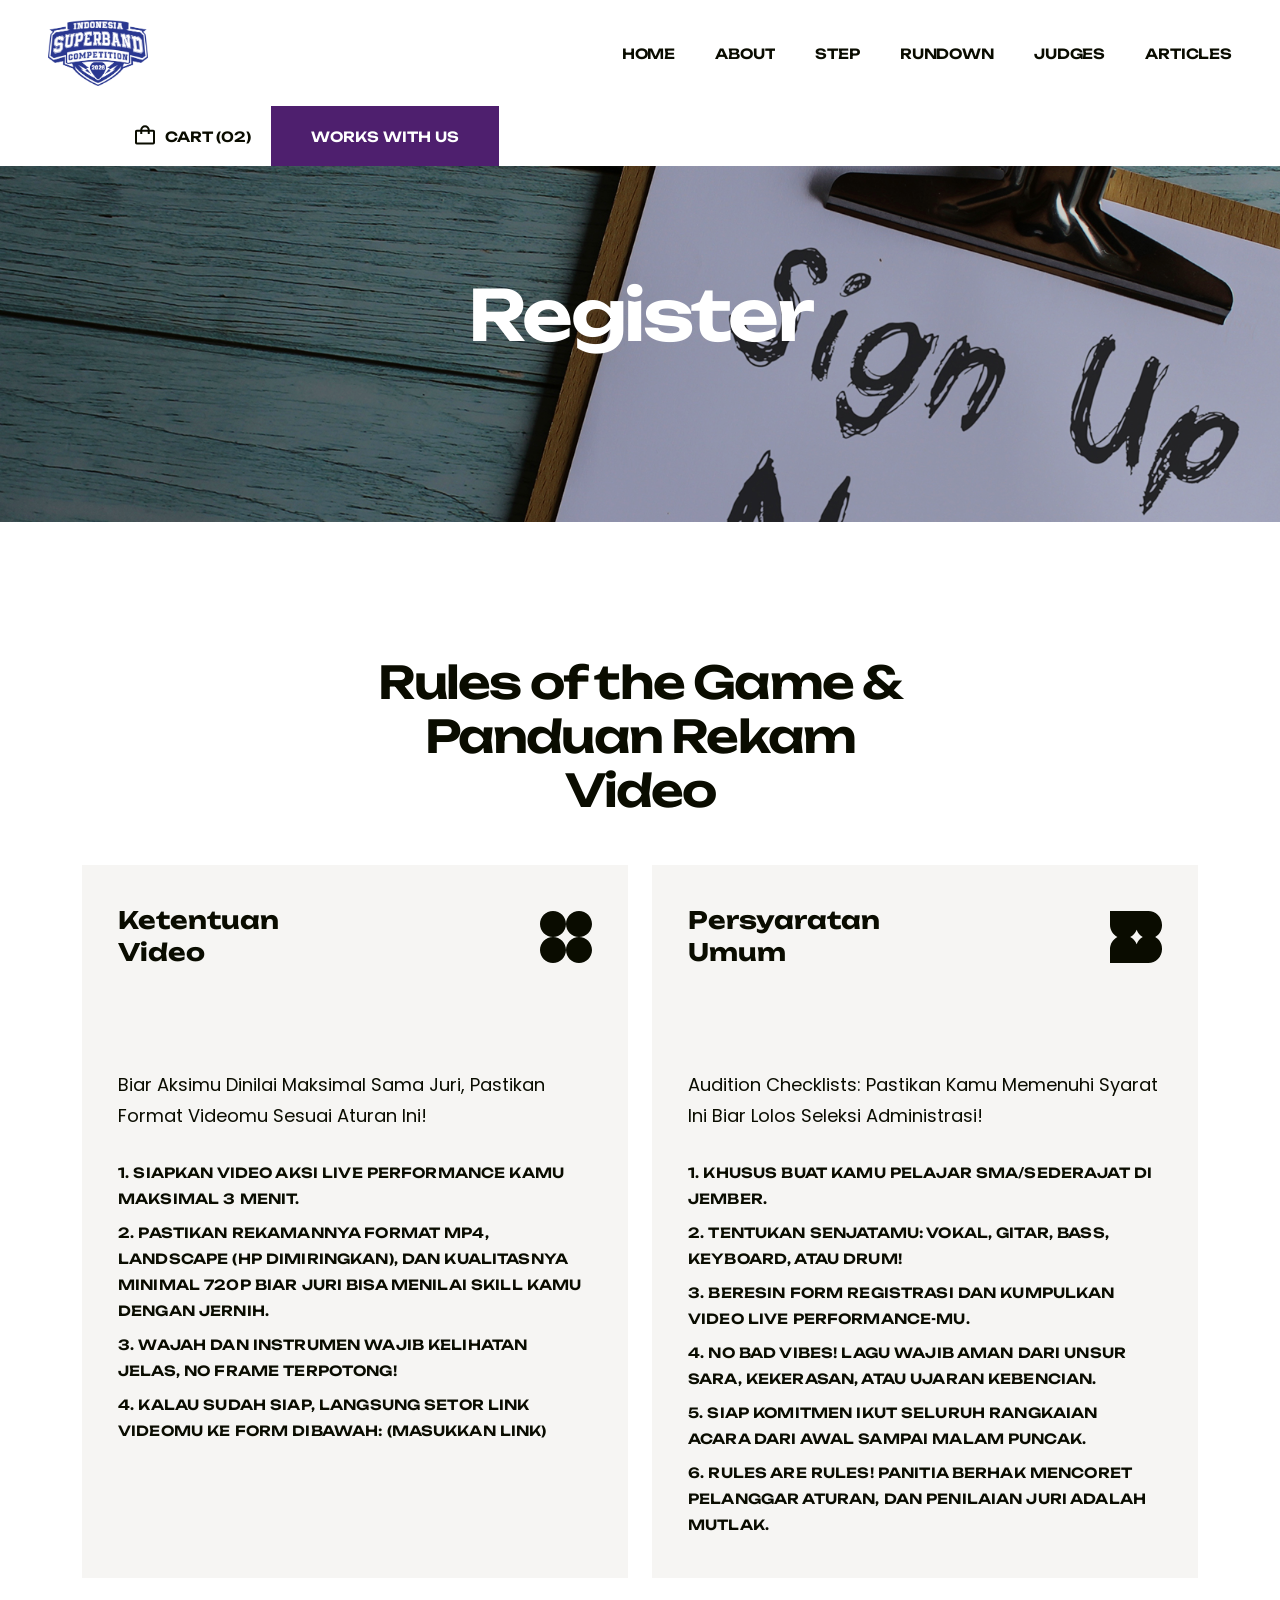
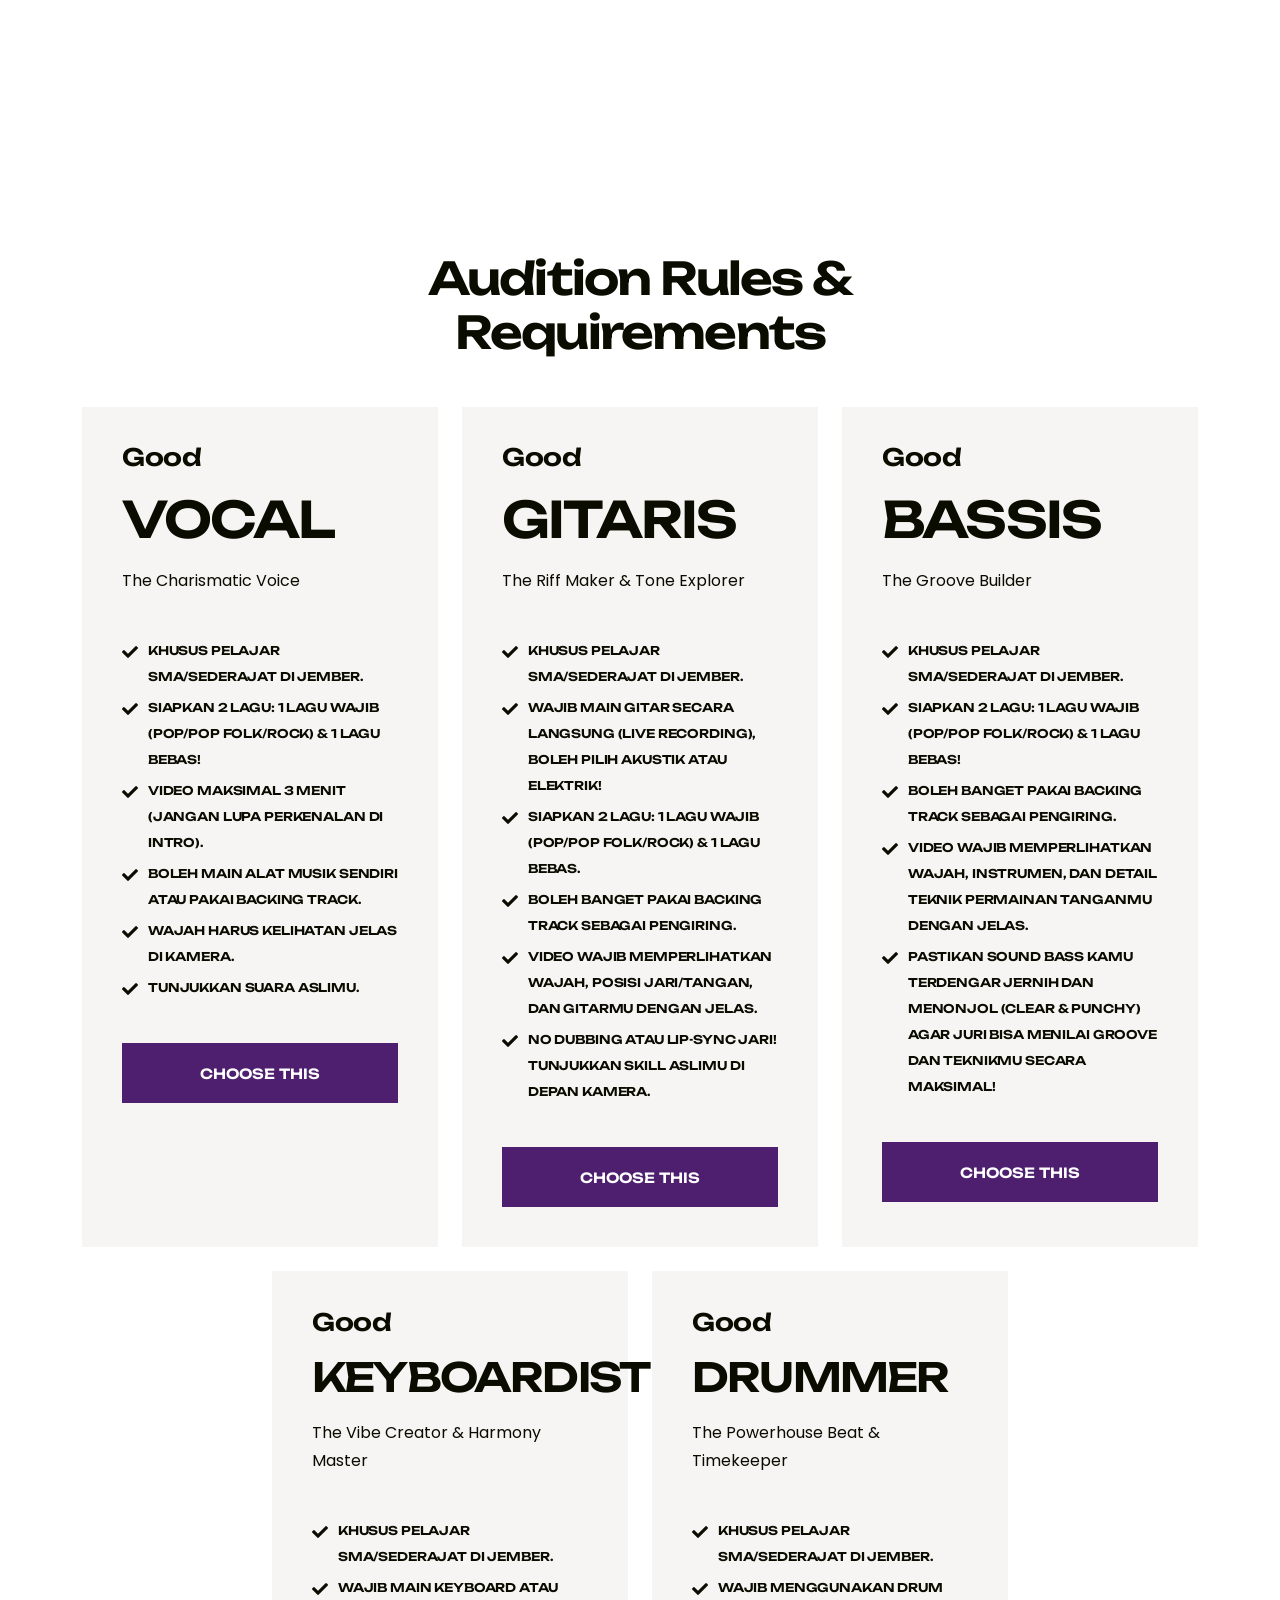
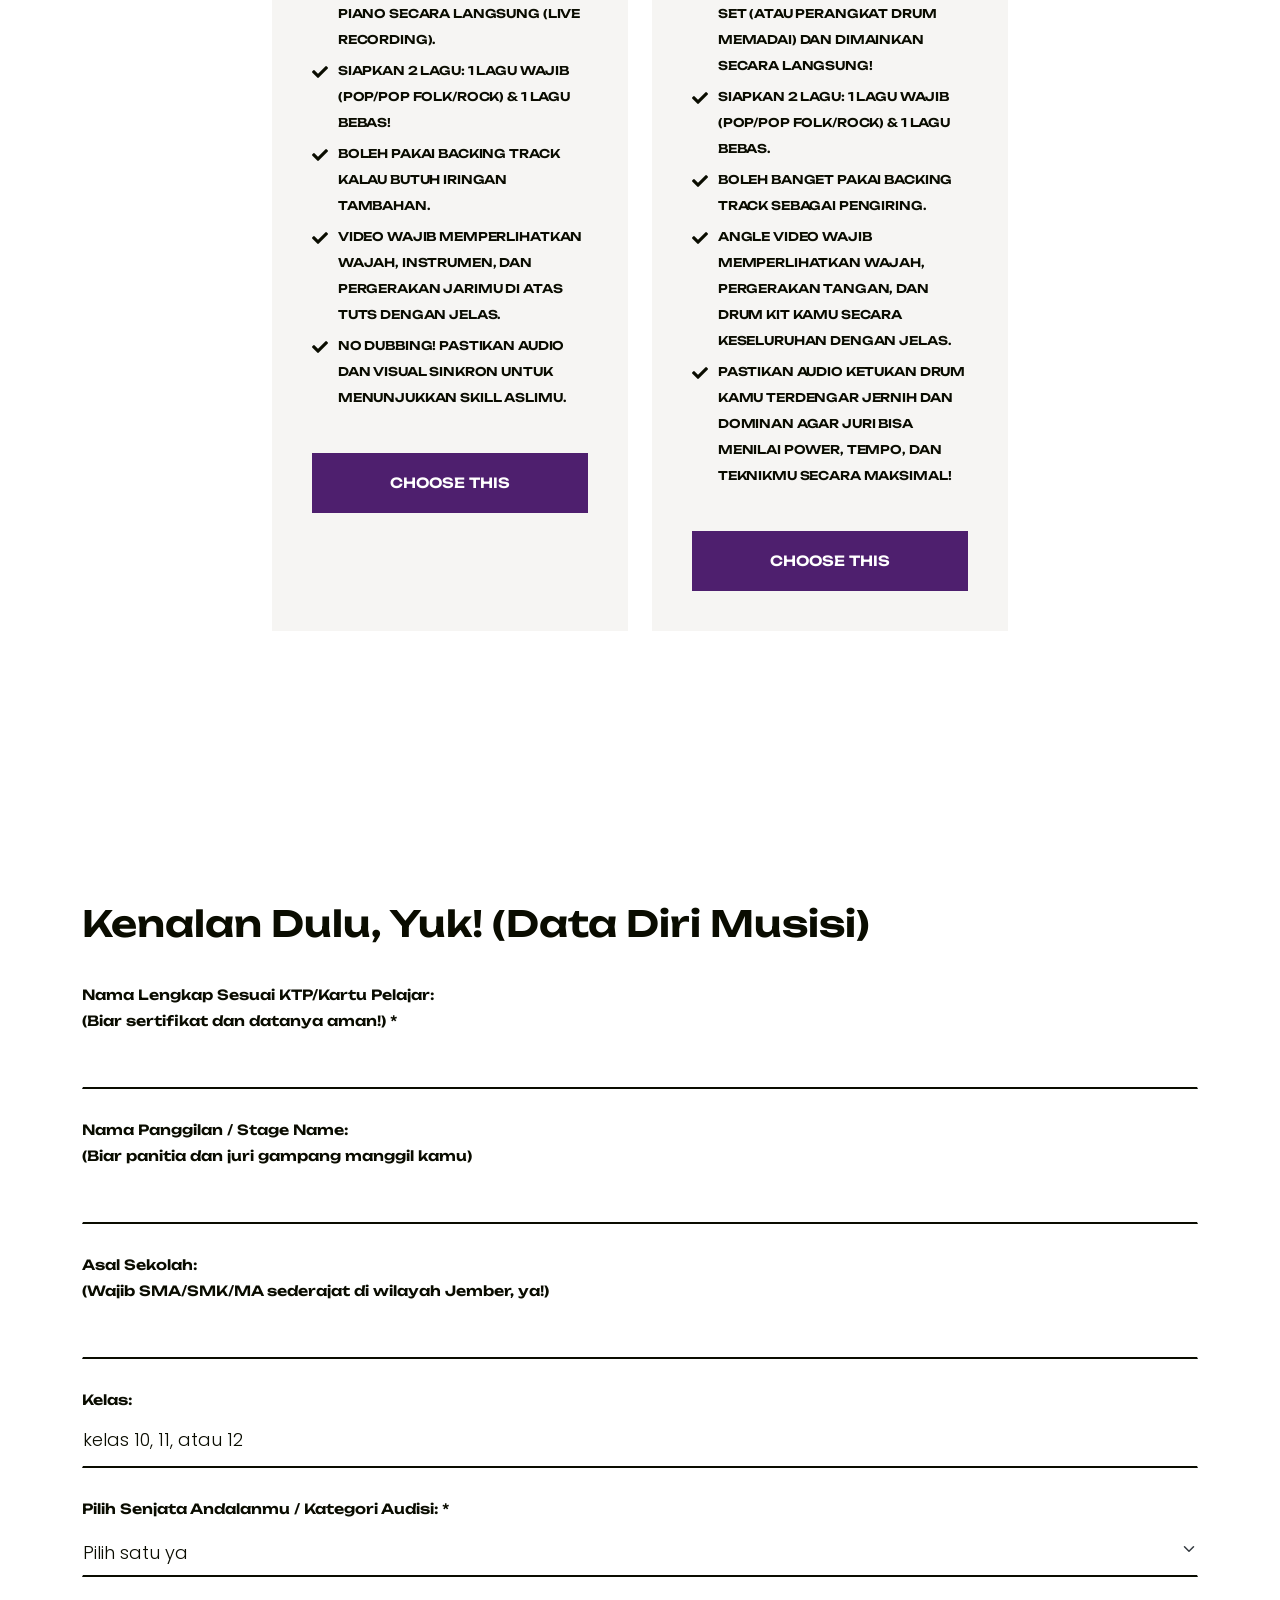
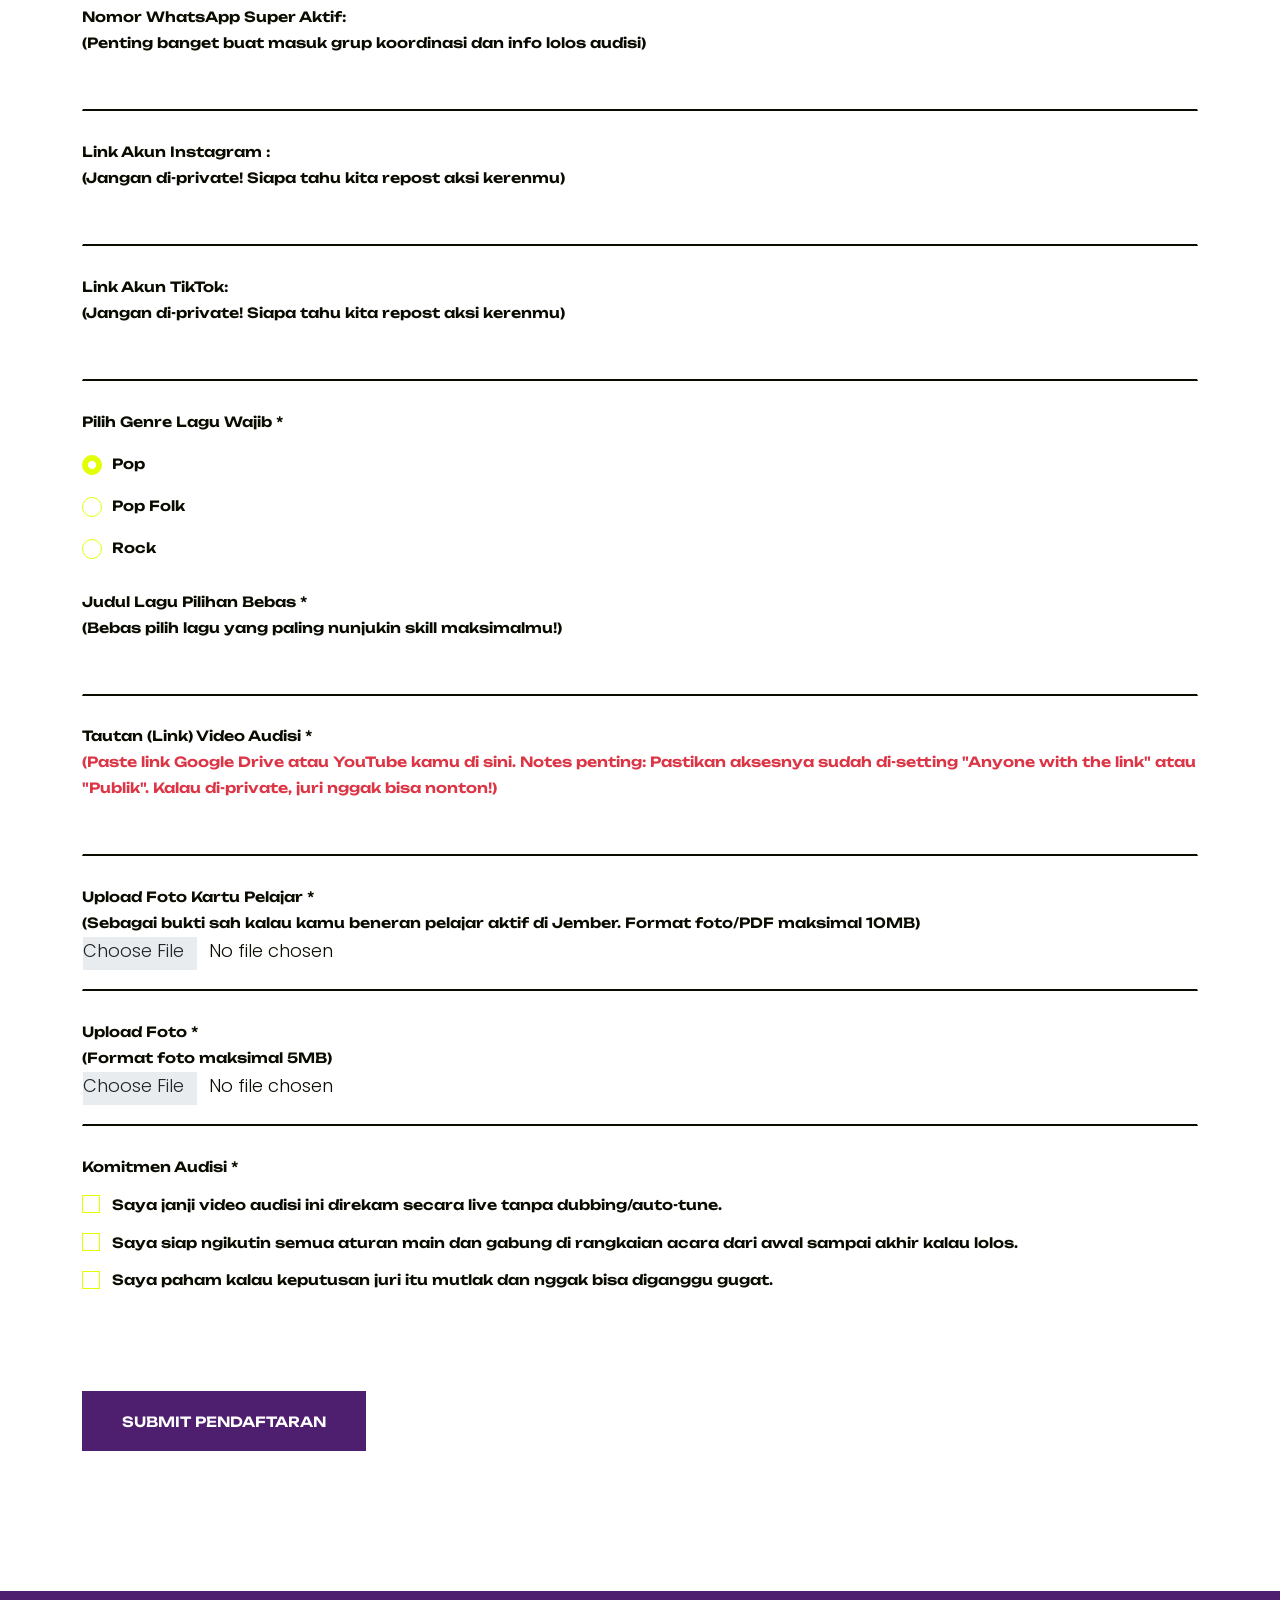
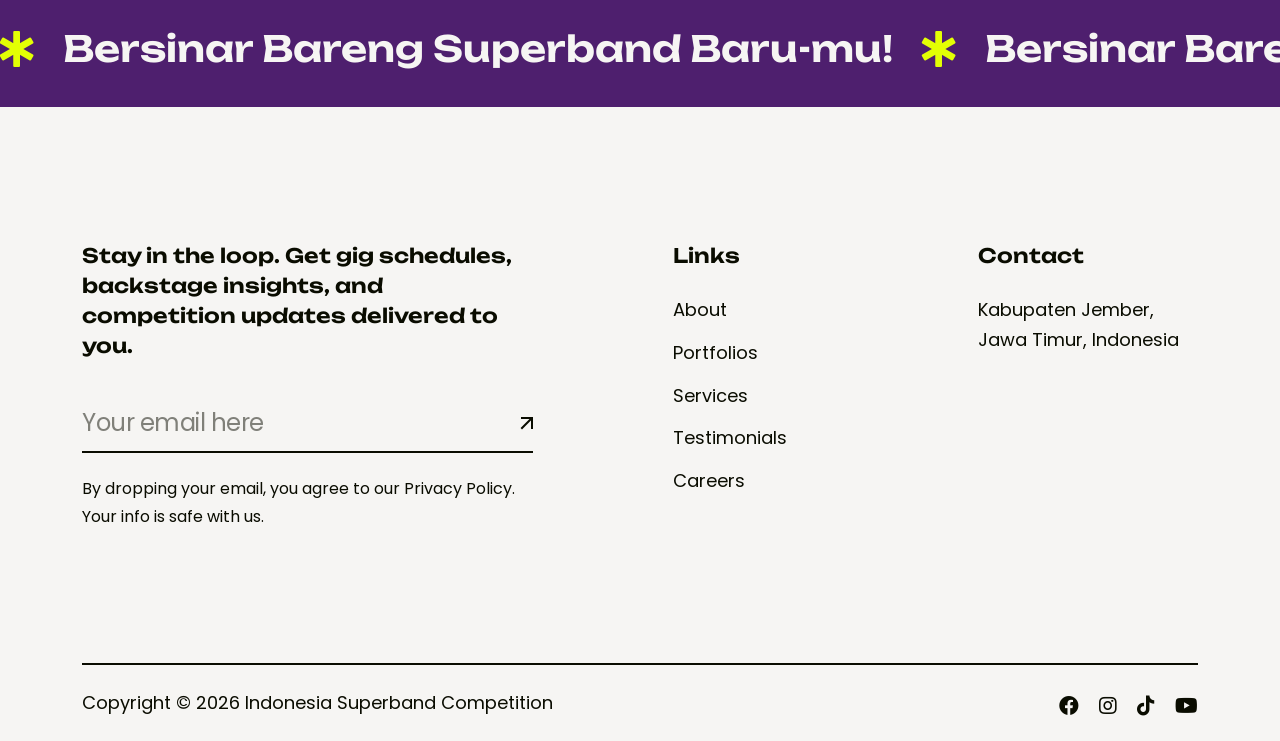
<file: register.html>
<!doctype html>
<html class="no-js" lang="zxx">

<head>
    <meta charset="utf-8">
    <meta http-equiv="x-ua-compatible" content="ie=edge">
    <title>ISC 2026 - Indonesia Superband Competition</title>
    <meta name="description" content="ISC 2026 - Indonesia Superband Competition">
    <meta name="keywords" content="ISC 2026 - Indonesia Superband Competition">
    <meta name="robots" content="INDEX,FOLLOW">

    <!-- Mobile Specific Metas -->
    <meta name="viewport" content="width=device-width, initial-scale=1, shrink-to-fit=no">

    <!-- Favicons - Place favicon.ico in the root directory -->
    <link rel="icon" type="image/png" sizes="32x32" href="assets/img/favicons/favicon.png">
    <meta name="msapplication-TileColor" content="#ffffff">
    <meta name="msapplication-TileImage" content="assets/img/favicons/ms-icon-144x144.png">
    <meta name="theme-color" content="#ffffff">

    <!--==============================
	  Google Fonts
	============================== -->
    <link rel="preconnect" href="https://fonts.googleapis.com">
    <link rel="preconnect" href="https://fonts.gstatic.com" crossorigin>
    <link href="https://fonts.googleapis.com/css2?family=Poppins:wght@300;400;500;600;700;800&family=Unbounded:wght@400;500;600;700&display=swap" rel="stylesheet">



    <!--==============================
	    All CSS File
	============================== -->
    <link rel="stylesheet" href="assets/css/bootstrap.min.css">
    <link rel="stylesheet" href="assets/css/all.min.css">
    <link rel="stylesheet" href="assets/css/magnific-popup.min.css">
    <link rel="stylesheet" href="assets/css/slick.min.css">
    <link rel="stylesheet" href="assets/css/animate.min.css">
    <link rel="stylesheet" href="assets/css/imageRevealHover.css">
    <!-- Theme Custom CSS -->
    <link rel="stylesheet" href="assets/css/style.css">

</head>

<body>
    <!--********************************
   		Code Start From Here
	******************************** -->




    <!--==============================
     Preloader
    ==============================-->
    <div class="preloader">
        <div class="preloader-inner">
            <span></span>
            <span></span>
            <span></span>
            <span></span>
        </div>
    </div>

    <div class="popup-search-box">
        <button class="searchClose"><img src="assets/img/icon/close.svg" alt="img"></button>
        <form action="#">
            <input type="text" placeholder="Search Here..">
            <button type="submit"><img src="assets/img/icon/search-white.svg" alt="img"></button>
        </form>
    </div>

    <div id="header">
        <script>
            fetch('partials/layouts/header.html')
            .then(response => response.text()).then(data => { document.getElementById('header').innerHTML = data; });
        </script>
    </div>

    <!--==============================
    Breadcumb
    ============================== -->
    <div class="breadcumb-wrapper " data-bg-src="assets/img/bg/breadcumb-bg1-9.jpg">
        <div class="container">
            <div class="breadcumb-content">
                <h1 class="breadcumb-title">Register</h1>
            </div>
        </div>
    </div>

        <!--==============================
    Feature Area
    ==============================-->
    <div class="feature-area-3 space">
        <div class="container">
            <div class="row justify-content-center">
                <div class="col-xl-6 col-lg-8">
                    <div class="title-area text-center">
                        <h2 class="sec-title">Rules of the Game & Panduan Rekam Video</h2>
                    </div>
                </div>
            </div>
            <div class="row gy-4 justify-content-center">
                <div class="col-xl-6 col-md-6">
                    <div class="feature-card style3 h-100">
                        <div class="title-wrap">
                            <h4 class="feature-card-title">
                                <a href="service.html">Ketentuan Video</a>
                            </h4>
                            <div class="feature-card-icon">
                                <img src="assets/img/icon/feature-icon1-1.svg" alt="icon">
                            </div>
                        </div>
                        <p class="feature-card-text">Biar Aksimu Dinilai Maksimal Sama Juri, Pastikan Format Videomu Sesuai Aturan Ini!</p>
                        <ul class="feature-card-list">
                            <li>1. Siapkan video aksi live performance kamu maksimal 3 menit.</li>
                            <li>2. Pastikan rekamannya format MP4, landscape (HP dimiringkan), dan kualitasnya minimal 720p biar juri bisa menilai skill kamu dengan jernih.</li>
                            <li>3. Wajah dan instrumen wajib kelihatan jelas, no frame terpotong!</li>
                            <li>4. Kalau sudah siap, langsung setor link videomu ke Form dibawah: (Masukkan Link)</li>
                        </ul>
                    </div>
                </div>
                <div class="col-xl-6 col-md-6">
                    <div class="feature-card style3 h-100">
                        <div class="title-wrap">
                            <h4 class="feature-card-title">
                                <a href="service.html">Persyaratan Umum</a>
                            </h4>
                            <div class="feature-card-icon">
                                <img src="assets/img/icon/feature-icon1-2.svg" alt="icon">
                            </div>
                        </div>
                        <p class="feature-card-text">Audition Checklists: Pastikan Kamu Memenuhi Syarat Ini Biar Lolos Seleksi Administrasi!</p>
                        <ul class="feature-card-list">
                            <li>1. Khusus buat kamu pelajar SMA/Sederajat di Jember.</li>
                            <li>2. Tentukan senjatamu: Vokal, Gitar, Bass, Keyboard, atau Drum!</li>
                            <li>3. Beresin form registrasi dan kumpulkan video live performance-mu.</li>
                            <li>4. No bad vibes! Lagu wajib aman dari unsur SARA, kekerasan, atau ujaran kebencian.</li>
                            <li>5. Siap komitmen ikut seluruh rangkaian acara dari awal sampai malam puncak.</li>
                            <li>6. Rules are rules! Panitia berhak mencoret pelanggar aturan, dan penilaian juri adalah mutlak.</li>
                        </ul>
                    </div>
                </div>
            </div>
        </div>
    </div>

    <!--==============================
    Pricing Area
    ==============================-->
    <div class="space">
        <div class="container">
            <div class="row justify-content-center">
                <div class="col-xxl-7 col-xl-6 col-lg-8">
                    <div class="title-area text-center">
                        <h2 class="sec-title">Audition Rules & Requirements</h2>
                    </div>
                </div>
            </div>
            <div class="row gy-4 justify-content-center">
                <div class="col-lg-4 col-md-6">
                    <div class="pricing-card bg-smoke h-100">
                        <h4 class="pricing-card_title">Good</h4>
                        <div class="price-card-wrap">
                            <h4 class="pricing-card_price">VOCAL</h4>
                        </div>
                        <p>The Charismatic Voice</p>
                        <div class="checklist">
                            <ul>
                                <li><i class="fas fa-check"></i> Khusus pelajar SMA/Sederajat di Jember.</li>
                                <li><i class="fas fa-check"></i> Siapkan 2 lagu: 1 Lagu Wajib (Pop/Pop Folk/Rock) & 1 Lagu Bebas!</li>
                                <li><i class="fas fa-check"></i> Video maksimal 3 menit (jangan lupa perkenalan di intro).</li>
                                <li><i class="fas fa-check"></i> Boleh main alat musik sendiri atau pakai backing track.</li>
                                <li><i class="fas fa-check"></i> Wajah harus kelihatan jelas di kamera.</li>
                                <li><i class="fas fa-check"></i> Tunjukkan suara aslimu.</li>
                            </ul>
                        </div>
                        <a href="project.html" class="btn">
                            <span class="link-effect">
                                <span class="effect-1">CHOOSE THIS POSITION</span>
                                <span class="effect-1">CHOOSE THIS POSITION</span>
                            </span>
                        </a>
                    </div>
                </div>
                <div class="col-lg-4 col-md-6">
                    <div class="pricing-card bg-smoke h-100">
                        <h4 class="pricing-card_title">Good</h4>
                        <div class="price-card-wrap">
                            <h4 class="pricing-card_price">GITARIS</h4>
                        </div>
                        <p>The Riff Maker & Tone Explorer</p>
                        <div class="checklist">
                            <ul>
                                <li><i class="fas fa-check"></i> Khusus pelajar SMA/Sederajat di Jember.</li>
                                <li><i class="fas fa-check"></i> Wajib main gitar secara langsung (live recording), boleh pilih akustik atau elektrik!</li>
                                <li><i class="fas fa-check"></i> Siapkan 2 lagu: 1 Lagu Wajib (Pop/Pop Folk/Rock) & 1 Lagu Bebas.</li>
                                <li><i class="fas fa-check"></i> Boleh banget pakai backing track sebagai pengiring.</li>
                                <li><i class="fas fa-check"></i> Video wajib memperlihatkan wajah, posisi jari/tangan, dan gitarmu dengan jelas.</li>
                                <li><i class="fas fa-check"></i> No dubbing atau lip-sync jari! Tunjukkan skill aslimu di depan kamera.</li>
                            </ul>
                        </div>
                        <a href="project.html" class="btn">
                            <span class="link-effect">
                                <span class="effect-1">CHOOSE THIS POSITION</span>
                                <span class="effect-1">CHOOSE THIS POSITION</span>
                            </span>
                        </a>
                    </div>
                </div>
                <div class="col-lg-4 col-md-6">
                    <div class="pricing-card bg-smoke h-100">
                        <h4 class="pricing-card_title">Good</h4>
                        <div class="price-card-wrap">
                            <h4 class="pricing-card_price">BASSIS</h4>
                        </div>
                        <p>The Groove Builder</p>
                        <div class="checklist">
                            <ul>
                                <li><i class="fas fa-check"></i> Khusus pelajar SMA/Sederajat di Jember.</li>
                                <li><i class="fas fa-check"></i> Siapkan 2 lagu: 1 Lagu Wajib (Pop/Pop Folk/Rock) & 1 Lagu Bebas!</li>
                                <li><i class="fas fa-check"></i> Boleh banget pakai backing track sebagai pengiring.</li>
                                <li><i class="fas fa-check"></i> Video wajib memperlihatkan wajah, instrumen, dan detail teknik permainan tanganmu dengan jelas.</li>
                                <li><i class="fas fa-check"></i> Pastikan sound bass kamu terdengar jernih dan menonjol (clear & punchy) agar juri bisa menilai groove dan teknikmu secara maksimal!</li>
                            </ul>
                        </div>
                        <a href="project.html" class="btn">
                            <span class="link-effect">
                                <span class="effect-1">CHOOSE THIS POSITION</span>
                                <span class="effect-1">CHOOSE THIS POSITION</span>
                            </span>
                        </a>
                    </div>
                </div>
                <div class="col-lg-4 col-md-6">
                    <div class="pricing-card bg-smoke h-100">
                        <h4 class="pricing-card_title">Good</h4>
                        <div class="price-card-wrap">
                            <h4 class="pricing-card_price" style="font-size: 40px;">KEYBOARDIST</h4>
                        </div>
                        <p>The Vibe Creator & Harmony Master</p>
                        <div class="checklist">
                            <ul>
                                <li><i class="fas fa-check"></i> Khusus pelajar SMA/Sederajat di Jember.</li>
                                <li><i class="fas fa-check"></i> Wajib main keyboard atau piano secara langsung (live recording).</li>
                                <li><i class="fas fa-check"></i> Siapkan 2 lagu: 1 Lagu Wajib (Pop/Pop Folk/Rock) & 1 Lagu Bebas!</li>
                                <li><i class="fas fa-check"></i> Boleh pakai backing track kalau butuh iringan tambahan.</li>
                                <li><i class="fas fa-check"></i> Video wajib memperlihatkan wajah, instrumen, dan pergerakan jarimu di atas tuts dengan jelas.</li>
                                <li><i class="fas fa-check"></i> No dubbing! Pastikan audio dan visual sinkron untuk menunjukkan skill aslimu.</li>
                            </ul>
                        </div>
                        <a href="project.html" class="btn">
                            <span class="link-effect">
                                <span class="effect-1">CHOOSE THIS POSITION</span>
                                <span class="effect-1">CHOOSE THIS POSITION</span>
                            </span>
                        </a>
                    </div>
                </div>
                <div class="col-lg-4 col-md-6">
                    <div class="pricing-card bg-smoke h-100">
                        <h4 class="pricing-card_title">Good</h4>
                        <div class="price-card-wrap">
                            <h4 class="pricing-card_price" style="font-size: 40px;">DRUMMER</h4>
                        </div>
                        <p>The Powerhouse Beat & Timekeeper</p>
                        <div class="checklist">
                            <ul>
                                <li><i class="fas fa-check"></i> Khusus pelajar SMA/Sederajat di Jember.</li>
                                <li><i class="fas fa-check"></i> Wajib menggunakan drum set (atau perangkat drum memadai) dan dimainkan secara langsung!</li>
                                <li><i class="fas fa-check"></i> Siapkan 2 lagu: 1 Lagu Wajib (Pop/Pop Folk/Rock) & 1 Lagu Bebas.</li>
                                <li><i class="fas fa-check"></i> Boleh banget pakai backing track sebagai pengiring.</li>
                                <li><i class="fas fa-check"></i> Angle video wajib memperlihatkan wajah, pergerakan tangan, dan drum kit kamu secara keseluruhan dengan jelas.</li>
                                <li><i class="fas fa-check"></i> Pastikan audio ketukan drum kamu terdengar jernih dan dominan agar juri bisa menilai power, tempo, dan teknikmu secara maksimal!</li>
                            </ul>
                        </div>
                        <a href="project.html" class="btn">
                            <span class="link-effect">
                                <span class="effect-1">CHOOSE THIS POSITION</span>
                                <span class="effect-1">CHOOSE THIS POSITION</span>
                            </span>
                        </a>
                    </div>
                </div>
            </div>
        </div>
    </div>

    <!-- cart-area -->
    <div class="checkout-wrapper space-top space-extra-bottom">
        <div class="container">
            <form action="#" class="woocommerce-checkout">
                <div class="row gx-60 gy-60">
                    <div class="col-lg-12">
                        <h2 class="h3 fw-semibold mt-n2 mb-40">Kenalan Dulu, Yuk! (Data Diri Musisi)</h2>
                        <div class="row">
                            <div class="col-md-12 form-group">
                                <label>Nama Lengkap Sesuai KTP/Kartu Pelajar: <br> (Biar sertifikat dan datanya aman!) *</label>
                                <input type="text" class="form-control" placeholder="">
                            </div>
                            <div class="col-md-12 form-group">
                                <label>Nama Panggilan / Stage Name: <br> (Biar panitia dan juri gampang manggil kamu)</label>
                                <input type="text" class="form-control" placeholder="">
                            </div>
                            <div class="col-12 form-group">
                                <label>Asal Sekolah: <br> (Wajib SMA/SMK/MA sederajat di wilayah Jember, ya!)</label>
                                <input type="text" class="form-control" placeholder="">
                            </div>
                            <div class="col-12 form-group">
                                <label>Kelas:</label>
                                <input type="number" class="form-control" placeholder="kelas 10, 11, atau 12">
                            </div>
                            <div class="col-12 form-group">
                                <label>Pilih Senjata Andalanmu / Kategori Audisi: *</label>
                                <select class="form-select">
                                    <option disabled selected>Pilih satu ya</option>
                                    <option>Vocal</option>
                                    <option>Gitaris</option>
                                    <option>Bassis</option>
                                    <option>Keyboardist</option>
                                    <option>Drummer</option>
                                </select>
                            </div>
                            <div class="col-12 form-group">
                                <label>Nomor WhatsApp Super Aktif: <br> (Penting banget buat masuk grup koordinasi dan info lolos audisi)</label>
                                <input type="text" class="form-control" placeholder="">
                            </div>
                            <div class="col-12 form-group">
                                <label>Link Akun Instagram : <br> (Jangan di-private! Siapa tahu kita repost aksi kerenmu)</label>
                                <input type="text" class="form-control" placeholder="">
                            </div>
                            <div class="col-12 form-group">
                                <label>Link Akun TikTok: <br> (Jangan di-private! Siapa tahu kita repost aksi kerenmu)</label>
                                <input type="text" class="form-control" placeholder="">
                            </div>
                            <div class="col-12 form-group">
                                <label class="mb-3">Pilih Genre Lagu Wajib *</label>
                                <fieldset class="mb-3">                                   
                                    <div class="mb-3">
                                        <input type="radio" id="Pop" name="hobbies" value="Pop" checked>
                                        <label for="Pop">Pop</label>
                                    </div>
                                    
                                    <div class="mb-3">
                                        <input type="radio" id="Pop Folk" name="hobbies" value="Pop Folk">
                                        <label for="Pop Folk">Pop Folk</label>
                                    </div>
                                    
                                    <div class="mb-3">
                                        <input type="radio" id="Rock" name="hobbies" value="Rock">
                                        <label for="Rock">Rock</label>
                                    </div>
                                    </fieldset>
                            </div>
                            <div class="col-12 form-group">
                                <label>Judul Lagu Pilihan Bebas * <br> (Bebas pilih lagu yang paling nunjukin skill maksimalmu!)</label>
                                <input type="text" class="form-control" placeholder="">
                            </div>
                            <div class="col-12 form-group">
                                <label>Tautan (Link) Video Audisi * <br> <span class="text-danger">(Paste link Google Drive atau YouTube kamu di sini. Notes penting: Pastikan aksesnya sudah di-setting "Anyone with the link" atau "Publik". Kalau di-private, juri nggak bisa nonton!)</span> </label>
                                <input type="text" class="form-control" placeholder="">
                            </div>
                            <div class="col-12 form-group">
                                <label>Upload Foto Kartu Pelajar * <br> (Sebagai bukti sah kalau kamu beneran pelajar aktif di Jember. Format foto/PDF maksimal 10MB)</label>
                                <input type="file" class="form-control" placeholder="">
                            </div>
                            <div class="col-12 form-group">
                                <label>Upload Foto * <br> (Format foto maksimal 5MB)</label>
                                <input type="file" class="form-control" placeholder="">
                            </div>
                            <div class="col-12 form-group">
                                <label class="mb-3">Komitmen Audisi *</label>
                                <fieldset class="mb-3">                                   
                                    <div class="mb-3">
                                        <input type="checkbox" id="coding" name="hobbies" value="coding">
                                        <label for="coding">Saya janji video audisi ini direkam secara live tanpa dubbing/auto-tune.</label>
                                    </div>
                                    
                                    <div class="mb-3">
                                        <input type="checkbox" id="music" name="hobbies" value="music">
                                        <label for="music">Saya siap ngikutin semua aturan main dan gabung di rangkaian acara dari awal sampai akhir kalau lolos.</label>
                                    </div>
                                    
                                    <div class="mb-3">
                                        <input type="checkbox" id="gaming" name="hobbies" value="gaming">
                                        <label for="gaming">Saya paham kalau keputusan juri itu mutlak dan nggak bisa diganggu gugat.</label>
                                    </div>
                                    </fieldset>
                            </div>
                        </div>
                    </div>
                </div>
            </form>
            <div class="mt-lg-3 mb-30">
                <div class="woocommerce-checkout-payment">
                    <div class="form-row place-order">
                        <a href="success.html" type="submit" class="btn">
                            <span class="link-effect">
                                <span class="effect-1">SUBMIT PENDAFTARAN</span>
                                <span class="effect-1">SUBMIT PENDAFTARAN</span>
                            </span>
                        </a>
                    </div>
                </div>
            </div>
        </div>
    </div>
    <!-- cart-area-end -->

    <!--==============================
    Marquee Area
    ==============================-->
    <div class="container-fluid p-0 overflow-hidden">
        <div class="slider__marquee clearfix marquee-wrap">
            <div class="marquee_mode marquee__group">
                <h6 class="item m-item"><a href="#"><i class="fas fa-star-of-life"></i> Bersinar Bareng Superband Baru-mu!</a></h6>
                <h6 class="item m-item"><a href="#"><i class="fas fa-star-of-life"></i> Bersinar Bareng Superband Baru-mu!</a></h6>
                <h6 class="item m-item"><a href="#"><i class="fas fa-star-of-life"></i> Bersinar Bareng Superband Baru-mu!</a></h6>
                <h6 class="item m-item"><a href="#"><i class="fas fa-star-of-life"></i> Bersinar Bareng Superband Baru-mu!</a></h6>
            </div>
        </div>
    </div>

    <!--==============================
        Footer Area
    ==============================-->
    <footer class="footer-wrapper footer-layout2 overflow-hidden">
        <div class="container">
            <div class="widget-area space-top">
                <div class="row justify-content-between">
                    <div class="col-md-6 col-xl-5 col-lg-6">
                        <div class="widget widget-newsletter footer-widget">
                            <h3 class="widget_title">Stay in the loop. Get gig schedules, backstage insights, and competition updates delivered to you.</h3>
                            <form class="newsletter-form">
                                <div class="form-group">
                                    <input class="form-control" type="email" placeholder="Your email here" required="">
                                </div>
                                <button type="submit" class="btn"><img src="assets/img/icon/arrow-left-top.svg" alt=""></button>
                            </form>
                            <p>By dropping your email, you agree to our Privacy Policy. Your info is safe with us.</p>
                        </div>
                    </div>
                    <div class="col-md-3 col-xl-2 col-lg-3">
                        <div class="widget widget_nav_menu footer-widget">
                            <h3 class="widget_title">Links</h3>
                            <div class="menu-all-pages-container list-column2">
                                <ul class="menu">
                                    <li><a href="about.html"> About</a></li>
                                    <li><a href="project.html">Portfolios</a></li>
                                    <li><a href="service.html">Services</a></li>
                                    <li><a href="contact.html">Testimonials</a></li>
                                    <li><a href="project.html">Careers</a></li>
                                </ul>
                            </div>
                        </div>
                    </div>
                    <div class="col-md-6 col-xl-auto col-lg-4">
                        <div class="widget footer-widget widget-contact">
                            <h3 class="widget_title">Contact</h3>
                            <ul class="contact-info-list">
                                <li>Kabupaten Jember, Jawa Timur, Indonesia</li>
                                <!-- <li>
                                    <a href="tel:1800123654987">+1 800 123 654 987</a>
                                    <a href="mailto:frisk.agency@mail.com">frisk.agency@mail.com</a>
                                </li> -->
                            </ul>
                        </div>
                    </div>
                </div>
            </div>
        </div>
        <div class="container">
            <div class="copyright-wrap">
                <div class="row gy-3 justify-content-between align-items-center">
                    <div class="col-md-6">
                        <p class="copyright-text">Copyright © 2026
                            <a href="">Indonesia Superband Competition</a>
                        </p>

                    </div>
                    <div class="col-md-6 align-self-center">
                        <div class="social-btn style3 justify-content-md-end">
                            <a href="https://www.facebook.com/">
                                <span class="link-effect">
                                    <span class="effect-1"><i class="fab fa-facebook"></i></span>
                                    <span class="effect-1"><i class="fab fa-facebook"></i></span>
                                </span>
                            </a>
                            <a href="https://instagram.com/">
                                <span class="link-effect">
                                    <span class="effect-1"><i class="fab fa-instagram"></i></span>
                                    <span class="effect-1"><i class="fab fa-instagram"></i></span>
                                </span>
                            </a>
                            <a href="https://twitter.com/">
                                <span class="link-effect">
                                    <span class="effect-1"><i class="fab fa-tiktok"></i></span>
                                    <span class="effect-1"><i class="fab fa-tiktok"></i></span>
                                </span>
                            </a>
                            <a href="https://dribbble.com/">
                                <span class="link-effect">
                                    <span class="effect-1"><i class="fab fa-youtube"></i></span>
                                    <span class="effect-1"><i class="fab fa-youtube"></i></span>
                                </span>
                            </a>
                        </div>
                    </div>
                </div>
            </div>
        </div>
    </footer>

    <!--********************************
			Code End  Here
	******************************** -->

    <!-- Scroll To Top -->
    <div class="scroll-top">
        <svg class="progress-circle svg-content" width="100%" height="100%" viewBox="-1 -1 102 102">
            <path d="M50,1 a49,49 0 0,1 0,98 a49,49 0 0,1 0,-98" style="transition: stroke-dashoffset 10ms linear 0s; stroke-dasharray: 307.919, 307.919; stroke-dashoffset: 307.919;"></path>
        </svg>
    </div>


    <!-- Jquery -->
    <script src="assets/js/vendor/jquery-3.6.0.min.js"></script>
    <script src="assets/js/slick.min.js"></script>
    <script src="assets/js/bootstrap.min.js"></script>
    <script src="assets/js/jquery.magnific-popup.min.js"></script>
    <script src="assets/js/jquery.counterup.min.js"></script>
    <script src="assets/js/imagesloaded.pkgd.min.js"></script>
    <script src="assets/js/isotope.pkgd.min.js"></script>
    <script src="assets/js/gsap.min.js"></script>
<script src="assets/js/ScrollTrigger.min.js"></script>
    <script src="assets/js/sticky-kit.min.js"></script>

    
    <script src="assets/js/imageRevealHover.js"></script>
    <script src="assets/js/jarallax.min.js"></script>
    <script src="assets/js/jquery.marquee.min.js"></script>
    <script src="assets/js/jquery-ui.min.js"></script>
    <script src="assets/js/waypoints.js"></script>
    <script src="assets/js/wow.js"></script>

    <!-- Main Js File -->
    <script src="assets/js/main.js"></script>
</body>

</html>
</file>
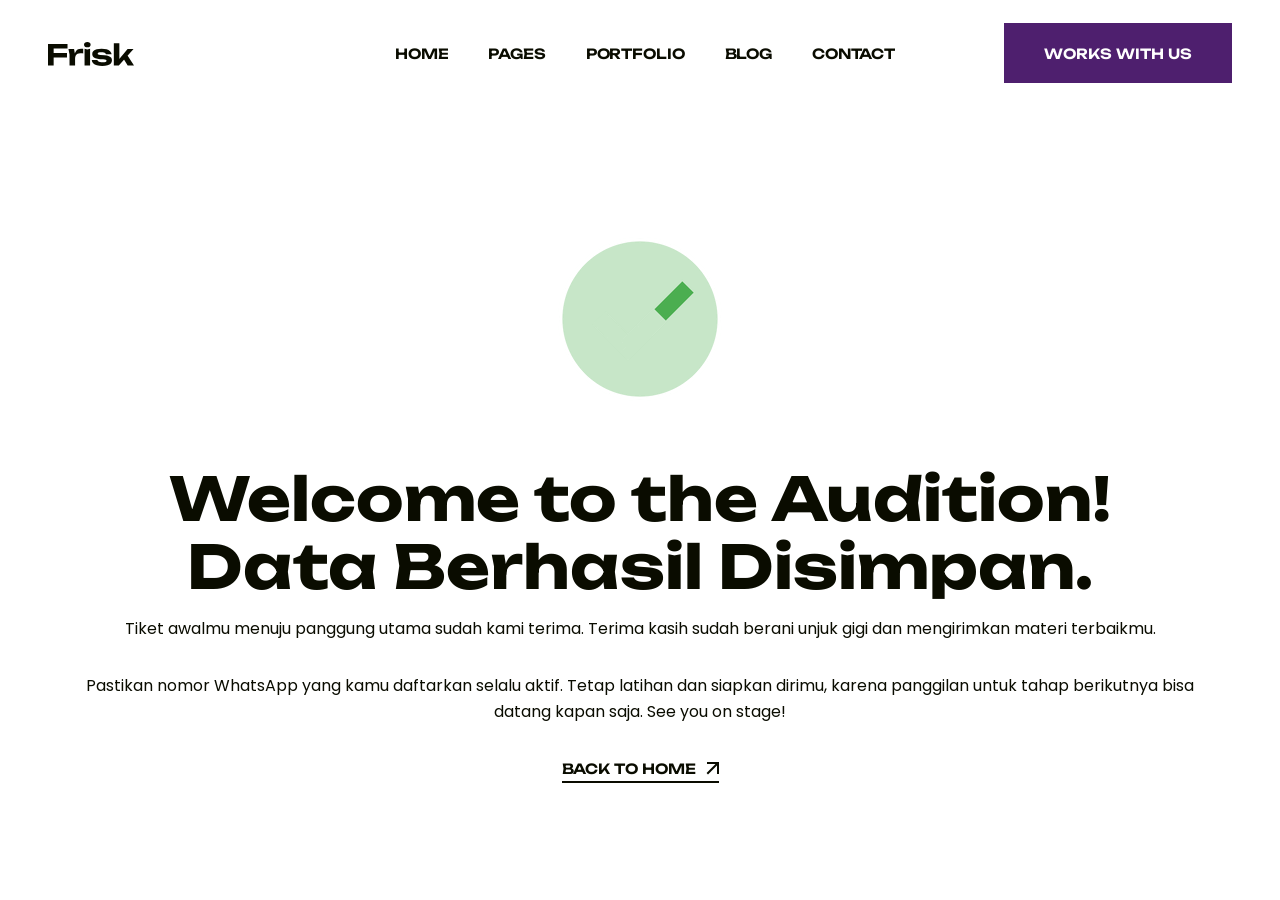
<file: success.html>
<!doctype html>
<html class="no-js" lang="zxx">

<head>
    <meta charset="utf-8">
    <meta http-equiv="x-ua-compatible" content="ie=edge">
    <title>Frisk - Creative Agency & Portfolio HTML Template</title>
    <meta name="description" content="Frisk - Creative Agency & Portfolio HTML Template">
    <meta name="keywords" content="Frisk - Creative Agency & Portfolio HTML Template">
    <meta name="robots" content="INDEX,FOLLOW">

    <!-- Mobile Specific Metas -->
    <meta name="viewport" content="width=device-width, initial-scale=1, shrink-to-fit=no">

    <!-- Favicons - Place favicon.ico in the root directory -->
    <link rel="icon" type="image/png" sizes="32x32" href="assets/img/favicons/favicon.png">
    <meta name="msapplication-TileColor" content="#ffffff">
    <meta name="msapplication-TileImage" content="assets/img/favicons/ms-icon-144x144.png">
    <meta name="theme-color" content="#ffffff">

    <!--==============================
	    Google Fonts
	============================== -->
    <link rel="preconnect" href="https://fonts.googleapis.com">
    <link rel="preconnect" href="https://fonts.gstatic.com" crossorigin>
    <link href="https://fonts.googleapis.com/css2?family=Poppins:wght@300;400;500;600;700;800&family=Unbounded:wght@400;500;600;700&display=swap" rel="stylesheet">



    <!--==============================
	    All CSS File
	============================== -->
    <link rel="stylesheet" href="assets/css/bootstrap.min.css">
    <link rel="stylesheet" href="assets/css/all.min.css">
    <link rel="stylesheet" href="assets/css/magnific-popup.min.css">
    <link rel="stylesheet" href="assets/css/slick.min.css">
    <link rel="stylesheet" href="assets/css/animate.min.css">
    <link rel="stylesheet" href="assets/css/imageRevealHover.css">
    <!-- Theme Custom CSS -->
    <link rel="stylesheet" href="assets/css/style.css">

</head>

<body>
    <!--********************************
   		Code Start From Here
	******************************** -->




    <!--==============================
     Preloader
    ==============================-->
    <div class="preloader">
        <div class="preloader-inner">
            <span></span>
            <span></span>
            <span></span>
            <span></span>
        </div>
    </div>

    <div class="popup-search-box">
        <button class="searchClose"><img src="assets/img/icon/close.svg" alt="img"></button>
        <form action="#">
            <input type="text" placeholder="Search Here..">
            <button type="submit"><img src="assets/img/icon/search-white.svg" alt="img"></button>
        </form>
    </div>

    <div class="sidemenu-wrapper">
        <div class="sidemenu-content">
            <button class="closeButton sideMenuCls"><img src="assets/img/icon/close.svg" alt="icon"></button>
            <div class="widget footer-widget">
                <div class="widget-about">
                    <div class="footer-logo">
                        <a href="index.html"><img src="assets/img/logo-white.svg" alt="Ovation"></a>
                    </div>
                    <p class="about-text">We are digital agency that helps businesses develop immersive and engaging</p>
                    <div class="sidebar-wrap">
                        <h6>27 Division St, New York,</h6>
                        <h6>NY 10002, USA</h6>
                    </div>
                    <div class="sidebar-wrap">
                        <h6><a href="tel:1800123654987">+1 800 123 654 987 </a></h6>
                        <h6><a href="mailto:frisk.agency@mail.com">frisk.agency@mail.com</a></h6>
                    </div>
                    <div class="social-btn style2">
                        <a href="https://www.facebook.com/">
                            <span class="link-effect">
                                <span class="effect-1"><i class="fab fa-facebook"></i></span>
                                <span class="effect-1"><i class="fab fa-facebook"></i></span>
                            </span>
                        </a>
                        <a href="https://instagram.com/">
                            <span class="link-effect">
                                <span class="effect-1"><i class="fab fa-instagram"></i></span>
                                <span class="effect-1"><i class="fab fa-instagram"></i></span>
                            </span>
                        </a>
                        <a href="https://twitter.com/">
                            <span class="link-effect">
                                <span class="effect-1"><i class="fab fa-twitter"></i></span>
                                <span class="effect-1"><i class="fab fa-twitter"></i></span>
                            </span>
                        </a>
                        <a href="https://dribbble.com/">
                            <span class="link-effect">
                                <span class="effect-1"><i class="fab fa-dribbble"></i></span>
                                <span class="effect-1"><i class="fab fa-dribbble"></i></span>
                            </span>
                        </a>
                    </div>
                </div>
            </div>
            <div class="d-flex justify-content-end">
                <a href="contact.html" class="chat-btn gsap-magnetic">Let’s Talk with us</a>
            </div>
        </div>
    </div>
    <!--==============================
    Mobile Menu
    ============================== -->
    <div class="mobile-menu-wrapper">
        <div class="mobile-menu-area">
            <button class="menu-toggle"><i class="fas fa-times"></i></button>
            <div class="mobile-logo">
                <a href="index.html"><img src="assets/img/logo.svg" alt="Ovation"></a>
            </div>
            <div class="mobile-menu">
                <ul>
                    <li class="menu-item-has-children">
                        <a href="#">Home</a>
                    </li>
                    <li class="menu-item-has-children">
                        <a href="#">Pages</a>
                        <ul class="sub-menu">
                            <li><a href="about.html">About Page</a></li>
                            <li class="menu-item-has-children"><a href="service.html">Service Page</a>
                                <ul class="sub-menu">
                                    <li><a href="service.html">Service Version 1</a></li>
                                    <li><a href="service-2.html">Service Version 2</a></li>
                                    <li><a href="service-3.html">Service Version 3</a></li>
                                    <li><a href="service-details.html">Service Details Page</a></li>
                                </ul>
                            </li>
                            <li><a href="service-details.html">Service Details</a></li>
                            <li><a href="team.html">Team Page</a></li>
                            <li><a href="team-details.html">Team Details Page</a></li>
                            <li><a href="pricing.html">Pricing Page</a></li>
                            <li class="menu-item-has-children"><a href="shop.html">Shop</a>
                                <ul class="sub-menu">
                                    <li><a href="shop.html">Shop Page</a></li>
                                    <li><a href="shop-details.html">Shop Details</a></li>
                                    <li><a href="cart.html">Cart Page</a></li>
                                    <li><a href="checkout.html">Checkout</a></li>
                                </ul>
                            </li>
                            <li><a href="faq.html">FAQ Page</a></li>
                            <li class="active"><a href="error.html">Error Page</a></li>
                        </ul>
                    </li>
                    <li class="menu-item-has-children">
                        <a href="#">Portfolio</a>
                        <ul class="sub-menu">
                            <li><a href="project.html">Portfolio Masonary</a></li>
                            <li><a href="project-2.html">Portfolio Pinterest</a></li>
                            <li><a href="project-3.html">Portfolio Gallery</a></li>
                            <li><a href="project-4.html">Portfolio Full Width</a></li>
                            <li><a href="project-5.html">Portfolio Slider</a></li>
                            <li><a href="project-6.html">Portfolio Interactive</a></li>
                            <li><a href="project-details.html">Portfolio Details</a></li>
                        </ul>
                    </li>
                    <li class="menu-item-has-children">
                        <a href="#">Blog</a>
                        <ul class="sub-menu">
                            <li><a href="blog.html">Blog Standard</a></li>
                            <li><a href="blog-2.html">Blog 2 Column</a></li>
                            <li><a href="blog-details.html">Blog Details</a></li>
                        </ul>
                    </li>
                    <li>
                        <a href="contact.html">Contact</a>
                    </li>
                </ul>
            </div>
            <div class="sidebar-wrap">
                <h6>27 Division St, New York,</h6>
                <h6>NY 10002, USA</h6>
            </div>
            <div class="sidebar-wrap">
                <h6><a href="tel:1800123654987">+1 800 123 654 987 </a></h6>
                <h6><a href="mailto:frisk.agency@mail.com">frisk.agency@mail.com</a></h6>
            </div>
            <div class="social-btn style3">
                <a href="https://www.facebook.com/">
                    <span class="link-effect">
                        <span class="effect-1"><i class="fab fa-facebook"></i></span>
                        <span class="effect-1"><i class="fab fa-facebook"></i></span>
                    </span>
                </a>
                <a href="https://instagram.com/">
                    <span class="link-effect">
                        <span class="effect-1"><i class="fab fa-instagram"></i></span>
                        <span class="effect-1"><i class="fab fa-instagram"></i></span>
                    </span>
                </a>
                <a href="https://twitter.com/">
                    <span class="link-effect">
                        <span class="effect-1"><i class="fab fa-twitter"></i></span>
                        <span class="effect-1"><i class="fab fa-twitter"></i></span>
                    </span>
                </a>
                <a href="https://dribbble.com/">
                    <span class="link-effect">
                        <span class="effect-1"><i class="fab fa-dribbble"></i></span>
                        <span class="effect-1"><i class="fab fa-dribbble"></i></span>
                    </span>
                </a>
            </div>
        </div>
    </div>
    <!--==============================
	Header Area
    ==============================-->
    <header class="nav-header header-layout3 bg-white">
        <div class="sticky-wrapper">
            <!-- Main Menu Area -->
            <div class="menu-area">
                <div class="container-fluid">
                    <div class="row align-items-center justify-content-between">
                        <div class="col-auto">
                            <div class="header-logo">
                                <a href="index.html"><img src="assets/img/logo.svg" alt="logo"></a>
                            </div>
                        </div>
                        <div class="col-auto ms-auto">
                            <nav class="main-menu d-none d-lg-inline-block">
                                <ul>
                                    <li class="menu-item-has-children mega-menu-wrap">
                                        <a href="#">
                                            <span class="link-effect">
                                                <span class="effect-1">HOME</span>
                                                <span class="effect-1">HOME</span>
                                            </span>
                                        </a>
                                        <div class="menu-pages bg-title">
                                            <div class="row">
                                                <div class="col-lg-3">
                                                    <a class="single-menu-page" href="index.html">
                                                        Digital Agency
                                                        <span class="menu-category">Creative, Design</span>
                                                    </a>
                                                    <a class="single-menu-page" href="home-2.html">
                                                        Creative Agency
                                                        <span class="menu-category">Digital, Studio</span>
                                                    </a>
                                                    <a class="single-menu-page" href="home-3.html">
                                                        Design Studio
                                                        <span class="menu-category">Design, Agency</span>
                                                    </a>
                                                    <a class="single-menu-page" href="home-4.html">
                                                        Digital Marketing
                                                        <span class="menu-category">Marketing, Corporate</span>
                                                    </a>
                                                    <a class="single-menu-page" href="home-5.html">
                                                        Modern Agency
                                                        <span class="menu-category">Agency, Corporate</span>
                                                    </a>
                                                    <a class="single-menu-page" href="home-6.html">
                                                        Creative Studio
                                                        <span class="menu-category">Digital, Creative</span>
                                                    </a>
                                                </div>
                                                <div class="col-lg-3">
                                                    <a class="single-menu-page" href="home-7.html">
                                                        Startup Agency
                                                        <span class="menu-category">Corporate, Startup</span>
                                                    </a>
                                                    <a class="single-menu-page" href="home-8.html">
                                                        Personal Portfolio
                                                        <span class="menu-category">Project, Showcase</span>
                                                    </a>
                                                    <a class="single-menu-page" href="home-9.html">
                                                        Portfolio Showcase <span class="menu-tag">New</span>
                                                        <span class="menu-category">Creative, Portfolio</span>
                                                    </a>
                                                    <a class="single-menu-page" href="home-10.html">
                                                        Interactive Link <span class="menu-tag">New</span>
                                                        <span class="menu-category">Project, Design</span>
                                                    </a>
                                                    <a class="single-menu-page" href="home-11.html">
                                                        Showcase Carousal  <span class="menu-tag">New</span>
                                                        <span class="menu-category">Portfolio, Work</span>
                                                    </a>
                                                    <a class="single-menu-page" href="home-12.html">
                                                        Full Screen Slideshow  <span class="menu-tag">New</span>
                                                        <span class="menu-category">Slideshow, Project</span>
                                                    </a>
                                                </div>
                                                <div class="col-lg-3">
                                                    <a class="single-menu-page" href="home-13.html">
                                                        Branding Agency <span class="menu-tag">New</span>
                                                        <span class="menu-category">Branding, Corporate</span>
                                                    </a>
                                                    <a class="single-menu-page" href="home-14.html">
                                                        Marketing Agency <span class="menu-tag">New</span>
                                                        <span class="menu-category">Strategy, Marketing</span>
                                                    </a>
                                                    <a class="single-menu-page" href="home-15.html">
                                                        Web Studio <span class="menu-tag">New</span>
                                                        <span class="menu-category">Development, Website</span>
                                                    </a>
                                                    <a class="single-menu-page" href="home-16.html">
                                                        Agency Classic <span class="menu-tag">New</span>
                                                        <span class="menu-category">Digital, Startup</span>
                                                    </a>
                                                    <a class="single-menu-page" href="home-17.html">
                                                        AI Startup <span class="menu-tag">New</span>
                                                        <span class="menu-category">Solutions, Intelligence</span>
                                                    </a>
                                                    <a class="single-menu-page" href="home-18.html">
                                                        Shop Home <span class="menu-tag">New</span>
                                                        <span class="menu-category">Shop, Store</span>
                                                    </a>
                                                </div>
                                                <div class="col-lg-3">
                                                    <div class="menu-banner-wrap">
                                                        <img src="assets/img/normal/menu-banner.jpg" alt="img">
                                                        <div class="menu-banner-content-wrap">
                                                            <h4 class="text-white">Start Your Creative Website Journey Today</h4>
                                                            <a href="https://themeforest.net/item/frisk-creative-agency-portfolio-template/49695408?s_rank=10" class="btn bg-theme text-title">
                                                                <span class="link-effect">
                                                                    <span class="effect-1">Buy now</span>
                                                                    <span class="effect-1">Buy now</span>
                                                                </span>
                                                            </a>
                                                        </div>
                                                    </div>
                                                </div>
                                            </div>
                                        </div>
                                    </li>
                                    <li class="active menu-item-has-children">
                                        <a href="#">
                                            <span class="link-effect">
                                                <span class="effect-1">PAGES</span>
                                                <span class="effect-1">PAGES</span>
                                            </span>
                                        </a>
                                        <ul class="sub-menu">
                                            <li><a href="about.html">About Page</a></li>
                                            <li class="menu-item-has-children"><a href="service.html">Service Page</a>
                                                <ul class="sub-menu">
                                                    <li><a href="service.html">Service Version 1</a></li>
                                                    <li><a href="service-2.html">Service Version 2</a></li>
                                                    <li><a href="service-3.html">Service Version 3</a></li>
                                                    <li><a href="service-details.html">Service Details Page</a></li>
                                                </ul>
                                            </li>
                                            <li>
                                                <a href="team.html">Team Page</a>
                                            </li>
                                            <li><a href="team-details.html">Team Details Page</a></li>
                                            <li><a href="pricing.html">Pricing Page</a></li>
                                            <li class="menu-item-has-children"><a href="shop.html">Shop</a>
                                                <ul class="sub-menu">
                                                    <li><a href="shop.html">Shop Page</a></li>
                                                    <li><a href="shop-details.html">Shop Details</a></li>
                                                    <li><a href="cart.html">Cart Page</a></li>
                                                    <li><a href="checkout.html">Checkout</a></li>
                                                </ul>
                                            </li>
                                            <li><a href="faq.html">FAQ Page</a></li>
                                            <li class="active"><a href="error.html">Error Page</a></li>
                                        </ul>
                                    </li>
                                    <li class="menu-item-has-children">
                                        <a href="#">
                                            <span class="link-effect">
                                                <span class="effect-1">PORTFOLIO</span>
                                                <span class="effect-1">PORTFOLIO</span>
                                            </span>
                                        </a>
                                        <ul class="sub-menu">
                                            <li><a href="project.html">Portfolio Masonary</a></li>
                                            <li><a href="project-2.html">Portfolio Pinterest</a></li>
                                            <li><a href="project-3.html">Portfolio Gallery</a></li>
                                            <li><a href="project-4.html">Portfolio Full Width</a></li>
                                            <li><a href="project-5.html">Portfolio Slider</a></li>
                                            <li><a href="project-6.html">Portfolio Interactive</a></li>
                                            <li><a href="project-details.html">Portfolio Details</a></li>
                                        </ul>
                                    </li>
                                    <li class="menu-item-has-children">
                                        <a href="#">
                                            <span class="link-effect">
                                                <span class="effect-1">BLOG</span>
                                                <span class="effect-1">BLOG</span>
                                            </span>
                                        </a>
                                        <ul class="sub-menu">
                                            <li><a href="blog.html">Blog Standard</a></li>
                                            <li><a href="blog-2.html">Blog 2 Column</a></li>
                                            <li><a href="blog-details.html">Blog Details</a></li>
                                        </ul>
                                    </li>
                                    <li>
                                        <a href="contact.html">
                                            <span class="link-effect">
                                                <span class="effect-1">CONTACT</span>
                                                <span class="effect-1">CONTACT</span>
                                            </span>
                                        </a>
                                    </li>
                                </ul>
                            </nav>
                            <div class="navbar-right d-inline-flex d-lg-none">
                                <button type="button" class="menu-toggle sidebar-btn">
                                    <span class="line"></span>
                                    <span class="line"></span>
                                    <span class="line"></span>
                                </button>
                            </div>
                        </div>
                        <div class="col-auto d-none d-lg-block">
                            <div class="header-button">
                                <a href="project.html" class="btn">
                                    <span class="link-effect">
                                        <span class="effect-1">WORKS WITH US</span>
                                        <span class="effect-1">WORKS WITH US</span>
                                    </span>
                                </a>
                            </div>
                        </div>
                    </div>
                </div>
            </div>
        </div>
    </header>

    <!--==============================
    Breadcumb
    ============================== -->
    <div class="error-wrapper text-center">
        <div class="container">
            <img class="mb-50" src="assets/img/normal/icons8-success.gif" alt="error">
            <h2>Welcome to the Audition! Data Berhasil Disimpan.</h2>
            <p class="sec-text mb-30">Tiket awalmu menuju panggung utama sudah kami terima. Terima kasih sudah berani unjuk gigi dan mengirimkan materi terbaikmu.</p>
            <p class="sec-text mb-30">Pastikan nomor WhatsApp yang kamu daftarkan selalu aktif. Tetap latihan dan siapkan dirimu, karena panggilan untuk tahap berikutnya bisa datang kapan saja. See you on stage!</p>
            <a href="index.html" class="link-btn">
                <span class="link-effect">
                    <span class="effect-1">back to home</span>
                    <span class="effect-1">back to home</span>
                </span>
                <img src="assets/img/icon/arrow-left-top.svg" alt="icon">
            </a>
        </div>
    </div>

    <!--********************************
			Code End  Here
	******************************** -->

    <!-- Scroll To Top -->
    <div class="scroll-top">
        <svg class="progress-circle svg-content" width="100%" height="100%" viewBox="-1 -1 102 102">
            <path d="M50,1 a49,49 0 0,1 0,98 a49,49 0 0,1 0,-98" style="transition: stroke-dashoffset 10ms linear 0s; stroke-dasharray: 307.919, 307.919; stroke-dashoffset: 307.919;"></path>
        </svg>
    </div>


    <!-- Jquery -->
    <script src="assets/js/vendor/jquery-3.6.0.min.js"></script>
    <script src="assets/js/slick.min.js"></script>
    <script src="assets/js/bootstrap.min.js"></script>
    <script src="assets/js/jquery.magnific-popup.min.js"></script>
    <script src="assets/js/jquery.counterup.min.js"></script>
    <script src="assets/js/imagesloaded.pkgd.min.js"></script>
    <script src="assets/js/isotope.pkgd.min.js"></script>
    <script src="assets/js/gsap.min.js"></script>
<script src="assets/js/ScrollTrigger.min.js"></script>
    <script src="assets/js/sticky-kit.min.js"></script>
    
    
    <script src="assets/js/imageRevealHover.js"></script>
    <script src="assets/js/jarallax.min.js"></script>
    <script src="assets/js/jquery.marquee.min.js"></script>
    <script src="assets/js/jquery-ui.min.js"></script>
    <script src="assets/js/waypoints.js"></script>
    <script src="assets/js/wow.js"></script>

    <!-- Main Js File -->
    <script src="assets/js/main.js"></script>
</body>

</html>
</file>
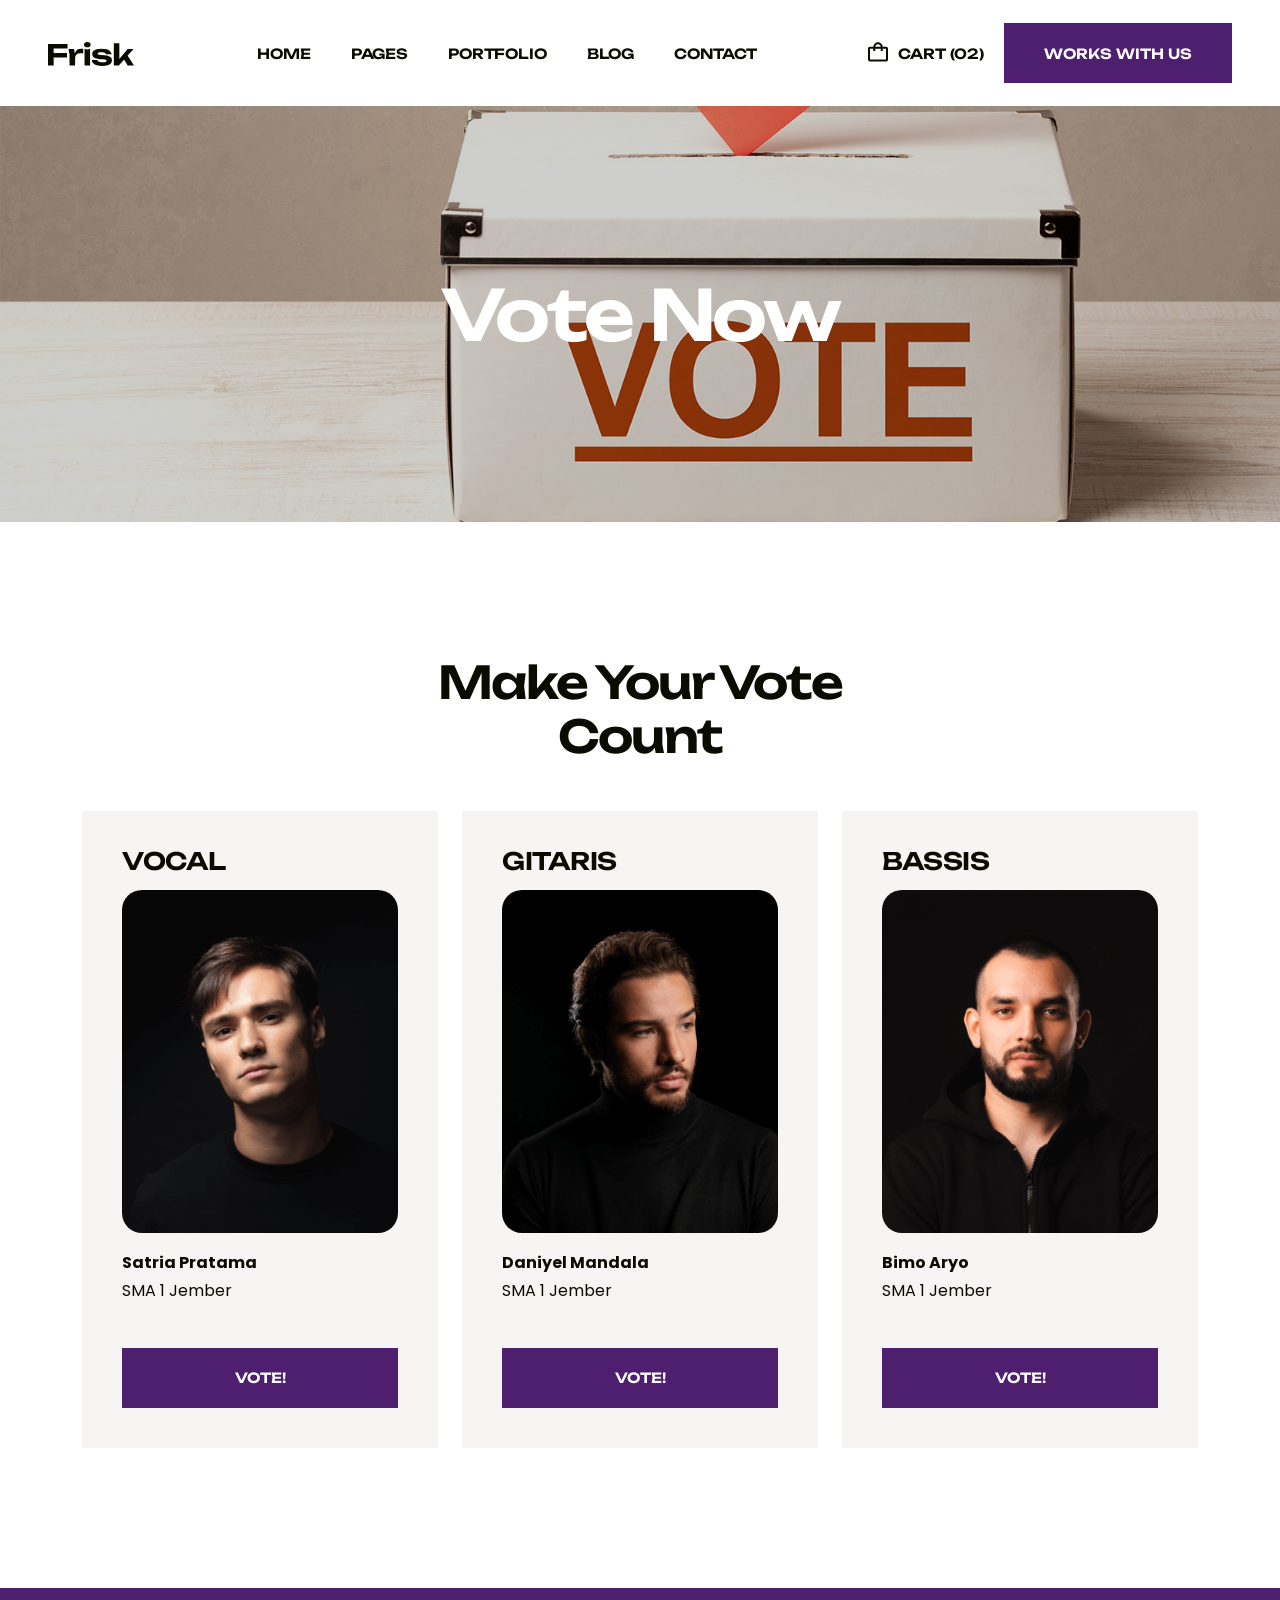
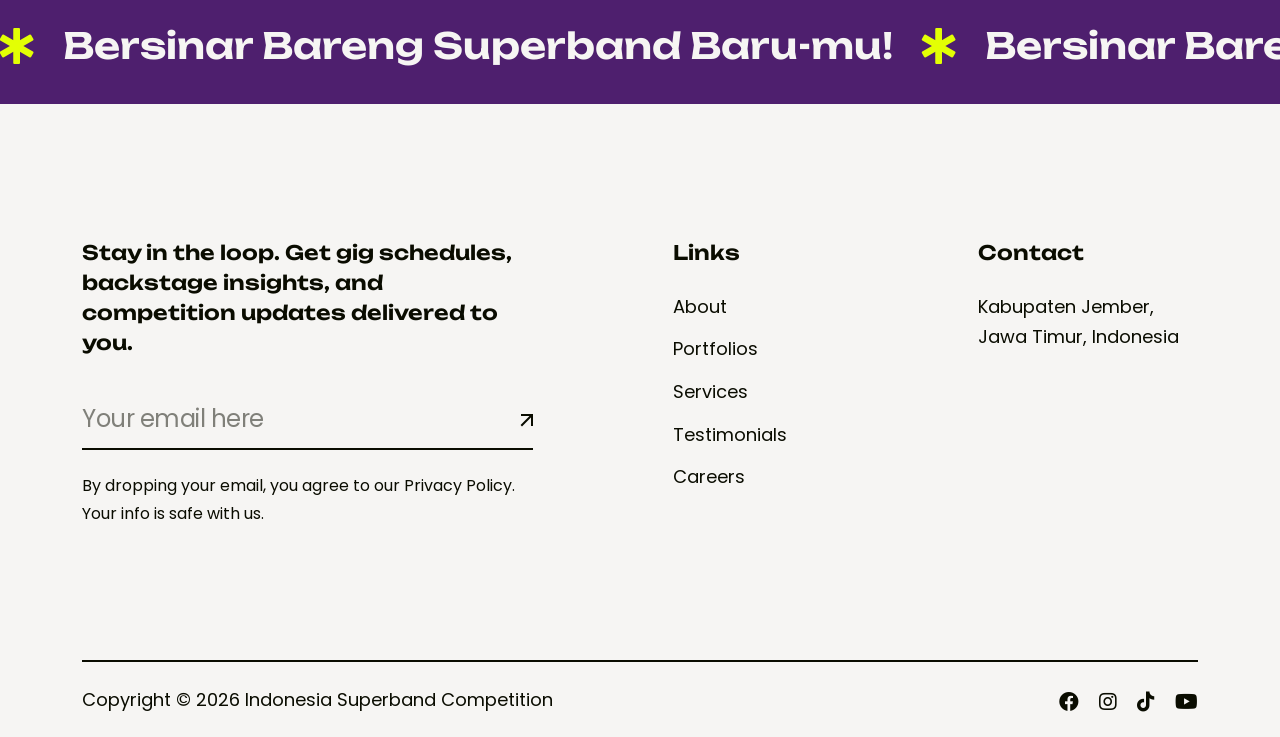
<file: voting.html>
<!doctype html>
<html class="no-js" lang="zxx">

<head>
    <meta charset="utf-8">
    <meta http-equiv="x-ua-compatible" content="ie=edge">
    <title>ISC 2026 - Indonesia Superband Competition</title>
    <meta name="description" content="ISC 2026 - Indonesia Superband Competition">
    <meta name="keywords" content="ISC 2026 - Indonesia Superband Competition">
    <meta name="robots" content="INDEX,FOLLOW">

    <!-- Mobile Specific Metas -->
    <meta name="viewport" content="width=device-width, initial-scale=1, shrink-to-fit=no">

    <!-- Favicons - Place favicon.ico in the root directory -->
    <link rel="icon" type="image/png" sizes="32x32" href="assets/img/favicons/favicon.png">
    <meta name="msapplication-TileColor" content="#ffffff">
    <meta name="msapplication-TileImage" content="assets/img/favicons/ms-icon-144x144.png">
    <meta name="theme-color" content="#ffffff">

    <!--==============================
	  Google Fonts
	============================== -->
    <link rel="preconnect" href="https://fonts.googleapis.com">
    <link rel="preconnect" href="https://fonts.gstatic.com" crossorigin>
    <link href="https://fonts.googleapis.com/css2?family=Poppins:wght@300;400;500;600;700;800&family=Unbounded:wght@400;500;600;700&display=swap" rel="stylesheet">



    <!--==============================
	    All CSS File
	============================== -->
    <link rel="stylesheet" href="assets/css/bootstrap.min.css">
    <link rel="stylesheet" href="assets/css/all.min.css">
    <link rel="stylesheet" href="assets/css/magnific-popup.min.css">
    <link rel="stylesheet" href="assets/css/slick.min.css">
    <link rel="stylesheet" href="assets/css/animate.min.css">
    <link rel="stylesheet" href="assets/css/imageRevealHover.css">
    <!-- Theme Custom CSS -->
    <link rel="stylesheet" href="assets/css/style.css">

</head>

<body>
    <!--********************************
   		Code Start From Here
	******************************** -->




    <!--==============================
     Preloader
    ==============================-->
    <div class="preloader">
        <div class="preloader-inner">
            <span></span>
            <span></span>
            <span></span>
            <span></span>
        </div>
    </div>

    <div class="popup-search-box">
        <button class="searchClose"><img src="assets/img/icon/close.svg" alt="img"></button>
        <form action="#">
            <input type="text" placeholder="Search Here..">
            <button type="submit"><img src="assets/img/icon/search-white.svg" alt="img"></button>
        </form>
    </div>

    <div class="sidemenu-wrapper">
        <div class="sidemenu-content">
            <button class="closeButton sideMenuCls"><img src="assets/img/icon/close.svg" alt="icon"></button>
            <div class="widget footer-widget">
                <div class="widget-about">
                    <div class="footer-logo">
                        <a href="index.html"><img src="assets/img/logo-white.svg" alt="Ovation"></a>
                    </div>
                    <p class="about-text">We are digital agency that helps businesses develop immersive and engaging</p>
                    <div class="sidebar-wrap">
                        <h6>27 Division St, New York,</h6>
                        <h6>NY 10002, USA</h6>
                    </div>
                    <div class="sidebar-wrap">
                        <h6><a href="tel:1800123654987">+1 800 123 654 987 </a></h6>
                        <h6><a href="mailto:frisk.agency@mail.com">frisk.agency@mail.com</a></h6>
                    </div>
                    <div class="social-btn style2">
                        <a href="https://www.facebook.com/">
                            <span class="link-effect">
                                <span class="effect-1"><i class="fab fa-facebook"></i></span>
                                <span class="effect-1"><i class="fab fa-facebook"></i></span>
                            </span>
                        </a>
                        <a href="https://instagram.com/">
                            <span class="link-effect">
                                <span class="effect-1"><i class="fab fa-instagram"></i></span>
                                <span class="effect-1"><i class="fab fa-instagram"></i></span>
                            </span>
                        </a>
                        <a href="https://twitter.com/">
                            <span class="link-effect">
                                <span class="effect-1"><i class="fab fa-twitter"></i></span>
                                <span class="effect-1"><i class="fab fa-twitter"></i></span>
                            </span>
                        </a>
                        <a href="https://dribbble.com/">
                            <span class="link-effect">
                                <span class="effect-1"><i class="fab fa-dribbble"></i></span>
                                <span class="effect-1"><i class="fab fa-dribbble"></i></span>
                            </span>
                        </a>
                    </div>
                </div>
            </div>
            <div class="d-flex justify-content-end">
                <a href="contact.html" class="chat-btn gsap-magnetic">Let’s Talk with us</a>
            </div>
        </div>
    </div>

    <!--==============================
    Sidemenu
    ============================== -->
    <div class="sidemenu-wrapper d-none d-lg-block ">
        <div class="sidemenu-content">
            <button class="closeButton sideMenuCls"><img src="assets/img/icon/close.svg" alt="icon"></button>
            <div class="widget woocommerce widget_shopping_cart">
                <h3 class="widget_title">Shopping cart</h3>
                <div class="widget_shopping_cart_content">
                    <ul class="woocommerce-mini-cart cart_list product_list_widget ">
                        <li class="woocommerce-mini-cart-item mini_cart_item">
                            <a href="#" class="remove remove_from_cart_button"><i class="fas fa-times"></i></a>
                            <a href="#"><img src="assets/img/product/product_thumb_1_1.jpg" alt="Cart Image">Ripple Crewneck</a>
                            <span class="woocommerce-Price-amount amount">
                                <span class="woocommerce-Price-currencySymbol">€</span>160.90
                            </span>
                            <span class="quantity">Quantity: 1
                            </span>
                        </li>
                        <li class="woocommerce-mini-cart-item mini_cart_item">
                            <a href="#" class="remove remove_from_cart_button"><i class="fas fa-times"></i></a>
                            <a href="#"><img src="assets/img/product/product_thumb_1_2.jpg" alt="Cart Image">Herman Miller</a>
                            <span class="woocommerce-Price-amount amount">
                                <span class="woocommerce-Price-currencySymbol">€</span>44.50
                            </span>
                            <span class="quantity">Quantity: 1
                            </span>
                        </li>

                    </ul>
                    <p class="woocommerce-mini-cart__total total">
                        <strong>TOTAL</strong>
                        <span class="woocommerce-Price-amount amount">
                            <span class="woocommerce-Price-currencySymbol">€</span>205.40</span>
                    </p>
                    <p class="woocommerce-mini-cart__buttons buttons btn-wrap justify-content-between">
                        <a href="cart.html" class="btn style-white wc-forward">
                            <span class="link-effect">
                                <span class="effect-1">VIEW CART</span>
                                <span class="effect-1">VIEW CART</span>
                            </span>
                        </a>
                        <a href="checkout.html" class="btn style2 wc-forward">
                            <span class="link-effect">
                                <span class="effect-1">CHECKOUT</span>
                                <span class="effect-1">CHECKOUT</span>
                            </span>
                        </a>
                    </p>
                </div>
            </div>
        </div>
    </div>
    <div class="popup-search-box d-none d-lg-block">
        <button class="searchClose"><i class="fal fa-times"></i></button>
        <form action="#">
            <input type="text" placeholder="What are you looking for?">
            <button type="submit"><i class="fal fa-search"></i></button>
        </form>
    </div>
    <!--==============================
    Mobile Menu
    ============================== -->
    <div class="mobile-menu-wrapper">
        <div class="mobile-menu-area">
            <button class="menu-toggle"><i class="fas fa-times"></i></button>
            <div class="mobile-logo">
                <a href="index.html"><img src="assets/img/logo.svg" alt="Ovation"></a>
            </div>
            <div class="mobile-menu">
                <ul>
                    <li class="menu-item-has-children">
                        <a href="#">Home</a>
                        <ul class="sub-menu">
                            <li><a href="index.html">Digital Agency</a></li>
                            <li><a href="home-2.html">Creative Agency</a></li>
                            <li><a href="home-3.html">Design Studio</a></li>
                            <li><a href="home-4.html">Digital Marketing</a></li>
                            <li><a href="home-5.html">Modern Agency</a></li>
                            <li><a href="home-6.html">Creative Studio</a></li>
                            <li><a href="home-7.html">Startup Agency</a></li>
                            <li><a href="home-8.html">Personal Portfolio</a></li>
                            <li><a href="home-9.html">Portfolio Showcase</a></li>
                            <li><a href="home-10.html">Interactive Link</a></li>
                            <li><a href="home-11.html">Showcase Carousel</a></li>
                            <li><a href="home-12.html">Fullscreen Slideshow</a></li>
                            <li><a href="home-13.html">Branding Agency</a></li>
                            <li><a href="home-14.html">Marketing Agency</a></li>
                            <li><a href="home-15.html">Web Studio</a></li>
                            <li><a href="home-16.html">Agency Classic</a></li>
                            <li><a href="home-17.html">AI Startup</a></li>
                            <li><a href="home-18.html">Agency Shop</a></li>
                        </ul>
                    </li>
                    <li class="menu-item-has-children">
                        <a href="#">Pages</a>
                        <ul class="sub-menu">
                            <li><a href="about.html">About Page</a></li>
                            <li class="menu-item-has-children"><a href="service.html">Service Page</a>
                                <ul class="sub-menu">
                                    <li><a href="service.html">Service Version 1</a></li>
                                    <li><a href="service-2.html">Service Version 2</a></li>
                                    <li><a href="service-3.html">Service Version 3</a></li>
                                    <li><a href="service-details.html">Service Details Page</a></li>
                                </ul>
                            </li>
                            <li><a href="service-details.html">Service Details</a></li>
                            <li><a href="team.html">Team Page</a></li>
                            <li><a href="team-details.html">Team Details Page</a></li>
                            <li><a href="pricing.html">Pricing Page</a></li>
                            <li class="menu-item-has-children"><a href="shop.html">Shop</a>
                                <ul class="sub-menu">
                                    <li><a href="shop.html">Shop Page</a></li>
                                    <li><a href="shop-details.html">Shop Details</a></li>
                                    <li><a href="cart.html">Cart Page</a></li>
                                    <li class="active"><a href="checkout.html">Checkout</a></li>
                                </ul>
                            </li>
                            <li><a href="faq.html">FAQ Page</a></li>
                            <li><a href="error.html">Error Page</a></li>
                        </ul>
                    </li>
                    <li class="menu-item-has-children">
                        <a href="#">Portfolio</a>
                        <ul class="sub-menu">
                            <li><a href="project.html">Portfolio Masonary</a></li>
                            <li><a href="project-2.html">Portfolio Pinterest</a></li>
                            <li><a href="project-3.html">Portfolio Gallery</a></li>
                            <li><a href="project-4.html">Portfolio Full Width</a></li>
                            <li><a href="project-5.html">Portfolio Slider</a></li>
                            <li><a href="project-6.html">Portfolio Interactive</a></li>
                            <li><a href="project-details.html">Portfolio Details</a></li>
                        </ul>
                    </li>
                    <li class="menu-item-has-children">
                        <a href="#">Blog</a>
                        <ul class="sub-menu">
                            <li><a href="blog.html">Blog Standard</a></li>
                            <li><a href="blog-2.html">Blog 2 Column</a></li>
                            <li><a href="blog-details.html">Blog Details</a></li>
                        </ul>
                    </li>
                    <li>
                        <a href="contact.html">Contact</a>
                    </li>
                </ul>
            </div>
            <div class="sidebar-wrap">
                <h6>27 Division St, New York,</h6>
                <h6>NY 10002, USA</h6>
            </div>
            <div class="sidebar-wrap">
                <h6><a href="tel:1800123654987">+1 800 123 654 987 </a></h6>
                <h6><a href="mailto:frisk.agency@mail.com">frisk.agency@mail.com</a></h6>
            </div>
            <div class="social-btn style3">
                <a href="https://www.facebook.com/">
                    <span class="link-effect">
                        <span class="effect-1"><i class="fab fa-facebook"></i></span>
                        <span class="effect-1"><i class="fab fa-facebook"></i></span>
                    </span>
                </a>
                <a href="https://instagram.com/">
                    <span class="link-effect">
                        <span class="effect-1"><i class="fab fa-instagram"></i></span>
                        <span class="effect-1"><i class="fab fa-instagram"></i></span>
                    </span>
                </a>
                <a href="https://twitter.com/">
                    <span class="link-effect">
                        <span class="effect-1"><i class="fab fa-twitter"></i></span>
                        <span class="effect-1"><i class="fab fa-twitter"></i></span>
                    </span>
                </a>
                <a href="https://dribbble.com/">
                    <span class="link-effect">
                        <span class="effect-1"><i class="fab fa-dribbble"></i></span>
                        <span class="effect-1"><i class="fab fa-dribbble"></i></span>
                    </span>
                </a>
            </div>
        </div>
    </div>
    <!--==============================
	Header Area
    ==============================-->
    <header class="nav-header header-layout3 bg-white">
        <div class="sticky-wrapper">
            <!-- Main Menu Area -->
            <div class="menu-area">
                <div class="container-fluid">
                    <div class="row align-items-center justify-content-between">
                        <div class="col-auto">
                            <div class="header-logo">
                                <a href="index.html"><img src="assets/img/logo.svg" alt="logo"></a>
                            </div>
                        </div>
                        <div class="col-auto ms-auto">
                            <nav class="main-menu d-none d-lg-inline-block">
                                <ul>
                                    <li class="menu-item-has-children mega-menu-wrap">
                                        <a href="#">
                                            <span class="link-effect">
                                                <span class="effect-1">HOME</span>
                                                <span class="effect-1">HOME</span>
                                            </span>
                                        </a>
                                        <div class="menu-pages bg-title">
                                            <div class="row">
                                                <div class="col-lg-3">
                                                    <a class="single-menu-page" href="index.html">
                                                        Digital Agency
                                                        <span class="menu-category">Creative, Design</span>
                                                    </a>
                                                    <a class="single-menu-page" href="home-2.html">
                                                        Creative Agency
                                                        <span class="menu-category">Digital, Studio</span>
                                                    </a>
                                                    <a class="single-menu-page" href="home-3.html">
                                                        Design Studio
                                                        <span class="menu-category">Design, Agency</span>
                                                    </a>
                                                    <a class="single-menu-page" href="home-4.html">
                                                        Digital Marketing
                                                        <span class="menu-category">Marketing, Corporate</span>
                                                    </a>
                                                    <a class="single-menu-page" href="home-5.html">
                                                        Modern Agency
                                                        <span class="menu-category">Agency, Corporate</span>
                                                    </a>
                                                    <a class="single-menu-page" href="home-6.html">
                                                        Creative Studio
                                                        <span class="menu-category">Digital, Creative</span>
                                                    </a>
                                                </div>
                                                <div class="col-lg-3">
                                                    <a class="single-menu-page" href="home-7.html">
                                                        Startup Agency
                                                        <span class="menu-category">Corporate, Startup</span>
                                                    </a>
                                                    <a class="single-menu-page" href="home-8.html">
                                                        Personal Portfolio
                                                        <span class="menu-category">Project, Showcase</span>
                                                    </a>
                                                    <a class="single-menu-page" href="home-9.html">
                                                        Portfolio Showcase <span class="menu-tag">New</span>
                                                        <span class="menu-category">Creative, Portfolio</span>
                                                    </a>
                                                    <a class="single-menu-page" href="home-10.html">
                                                        Interactive Link <span class="menu-tag">New</span>
                                                        <span class="menu-category">Project, Design</span>
                                                    </a>
                                                    <a class="single-menu-page" href="home-11.html">
                                                        Showcase Carousal  <span class="menu-tag">New</span>
                                                        <span class="menu-category">Portfolio, Work</span>
                                                    </a>
                                                    <a class="single-menu-page" href="home-12.html">
                                                        Full Screen Slideshow  <span class="menu-tag">New</span>
                                                        <span class="menu-category">Slideshow, Project</span>
                                                    </a>
                                                </div>
                                                <div class="col-lg-3">
                                                    <a class="single-menu-page" href="home-13.html">
                                                        Branding Agency <span class="menu-tag">New</span>
                                                        <span class="menu-category">Branding, Corporate</span>
                                                    </a>
                                                    <a class="single-menu-page" href="home-14.html">
                                                        Marketing Agency <span class="menu-tag">New</span>
                                                        <span class="menu-category">Strategy, Marketing</span>
                                                    </a>
                                                    <a class="single-menu-page" href="home-15.html">
                                                        Web Studio <span class="menu-tag">New</span>
                                                        <span class="menu-category">Development, Website</span>
                                                    </a>
                                                    <a class="single-menu-page" href="home-16.html">
                                                        Agency Classic <span class="menu-tag">New</span>
                                                        <span class="menu-category">Digital, Startup</span>
                                                    </a>
                                                    <a class="single-menu-page" href="home-17.html">
                                                        AI Startup <span class="menu-tag">New</span>
                                                        <span class="menu-category">Solutions, Intelligence</span>
                                                    </a>
                                                    <a class="single-menu-page" href="home-18.html">
                                                        Shop Home <span class="menu-tag">New</span>
                                                        <span class="menu-category">Shop, Store</span>
                                                    </a>
                                                </div>
                                                <div class="col-lg-3">
                                                    <div class="menu-banner-wrap">
                                                        <img src="assets/img/normal/menu-banner.jpg" alt="img">
                                                        <div class="menu-banner-content-wrap">
                                                            <h4 class="text-white">Start Your Creative Website Journey Today</h4>
                                                            <a href="https://themeforest.net/item/frisk-creative-agency-portfolio-template/49695408?s_rank=10" class="btn bg-theme text-title">
                                                                <span class="link-effect">
                                                                    <span class="effect-1">Buy now</span>
                                                                    <span class="effect-1">Buy now</span>
                                                                </span>
                                                            </a>
                                                        </div>
                                                    </div>
                                                </div>
                                            </div>
                                        </div>
                                    </li>
                                    <li class="menu-item-has-children">
                                        <a href="#">
                                            <span class="link-effect">
                                                <span class="effect-1">PAGES</span>
                                                <span class="effect-1">PAGES</span>
                                            </span>
                                        </a>
                                        <ul class="sub-menu">
                                            <li><a href="about.html">About Page</a></li>
                                            <li class="menu-item-has-children"><a href="service.html">Service Page</a>
                                                <ul class="sub-menu">
                                                    <li><a href="service.html">Service Version 1</a></li>
                                                    <li><a href="service-2.html">Service Version 2</a></li>
                                                    <li><a href="service-3.html">Service Version 3</a></li>
                                                    <li><a href="service-details.html">Service Details Page</a></li>
                                                </ul>
                                            </li>
                                            <li>
                                                <a href="team.html">Team Page</a>
                                            </li>
                                            <li><a href="team-details.html">Team Details Page</a></li>
                                            <li><a href="pricing.html">Pricing Page</a></li>
                                            <li class="menu-item-has-children active"><a href="shop.html">Shop</a>
                                                <ul class="sub-menu">
                                                    <li><a href="shop.html">Shop Page</a></li>
                                                    <li><a href="shop-details.html">Shop Details</a></li>
                                                    <li><a href="cart.html">Cart Page</a></li>
                                                    <li class="active"><a href="checkout.html">Checkout</a></li>
                                                </ul>
                                            </li>
                                            <li><a href="faq.html">FAQ Page</a></li>
                                            <li><a href="error.html">Error Page</a></li>
                                        </ul>
                                    </li>
                                    <li class="menu-item-has-children">
                                        <a href="#">
                                            <span class="link-effect">
                                                <span class="effect-1">PORTFOLIO</span>
                                                <span class="effect-1">PORTFOLIO</span>
                                            </span>
                                        </a>
                                        <ul class="sub-menu">
                                            <li><a href="project.html">Portfolio Masonary</a></li>
                                            <li><a href="project-2.html">Portfolio Pinterest</a></li>
                                            <li><a href="project-3.html">Portfolio Gallery</a></li>
                                            <li><a href="project-4.html">Portfolio Full Width</a></li>
                                            <li><a href="project-5.html">Portfolio Slider</a></li>
                                            <li><a href="project-6.html">Portfolio Interactive</a></li>
                                            <li><a href="project-details.html">Portfolio Details</a></li>
                                        </ul>
                                    </li>
                                    <li class="menu-item-has-children">
                                        <a href="#">
                                            <span class="link-effect">
                                                <span class="effect-1">BLOG</span>
                                                <span class="effect-1">BLOG</span>
                                            </span>
                                        </a>
                                        <ul class="sub-menu">
                                            <li><a href="blog.html">Blog Standard</a></li>
                                            <li><a href="blog-2.html">Blog 2 Column</a></li>
                                            <li><a href="blog-details.html">Blog Details</a></li>
                                        </ul>
                                    </li>
                                    <li>
                                        <a href="contact.html">
                                            <span class="link-effect">
                                                <span class="effect-1">CONTACT</span>
                                                <span class="effect-1">CONTACT</span>
                                            </span>
                                        </a>
                                    </li>
                                </ul>
                            </nav>
                            <div class="navbar-right d-inline-flex d-lg-none">
                                <button type="button" class="menu-toggle sidebar-btn">
                                    <span class="line"></span>
                                    <span class="line"></span>
                                    <span class="line"></span>
                                </button>
                            </div>
                        </div>
                        <div class="col-auto d-none d-lg-block">
                            <div class="header-button">
                                <button type="button" class="header-cart sideMenuToggler" href="cart.html"><img src="assets/img/icon/shopping-cart.svg" alt="img">
                                    <span class="link-effect">
                                        <span class="effect-1">CART <span>(02)</span></span>
                                        <span class="effect-1">CART <span>(02)</span></span>
                                    </span>
                                </button>
                                <a href="project.html" class="btn">
                                    <span class="link-effect">
                                        <span class="effect-1">WORKS WITH US</span>
                                        <span class="effect-1">WORKS WITH US</span>
                                    </span>
                                </a>
                            </div>
                        </div>
                    </div>
                </div>
            </div>
        </div>
    </header>

    <!--==============================
    Breadcumb
    ============================== -->
    <div class="breadcumb-wrapper " data-bg-src="assets/img/bg/breadcumb-bg1-92.jpg">
        <div class="container">
            <div class="breadcumb-content">
                <h1 class="breadcumb-title">Vote Now</h1>
            </div>
        </div>
    </div>

    <!--==============================
    Pricing Area
    ==============================-->
    <div class="space">
        <div class="container">
            <div class="row justify-content-center">
                <div class="col-xxl-7 col-xl-6 col-lg-8">
                    <div class="title-area text-center">
                        <h2 class="sec-title">Make Your Vote Count</h2>
                    </div>
                </div>
            </div>
            <div class="row gy-4 justify-content-center">
                <div class="col-lg-4 col-md-6">
                    <div class="pricing-card bg-smoke h-100">
                        <h4 class="pricing-card_title">VOCAL</h4>
                        <div class="d-flex justify-content-center">
                            <img src="assets/img/team/team-1-1.png" class="object-fit-cover" alt="Team Image" style="border-radius: 20px;">
                        </div>
                        <p class="mt-3">
                            <span class="fw-bold">Satria Pratama</span> <br>
                            <span>SMA 1 Jember</span>
                        </p>
                        <a href="project.html" class="btn">
                            <span class="link-effect">
                                <span class="effect-1">VOTE!</span>
                                <span class="effect-1">VOTE!</span>
                            </span>
                        </a>
                    </div>
                </div>
                <div class="col-lg-4 col-md-6">
                    <div class="pricing-card bg-smoke h-100">
                        <h4 class="pricing-card_title">GITARIS</h4>
                        <div class="d-flex justify-content-center">
                            <img src="assets/img/team/team-1-2.png" class="object-fit-cover" alt="Team Image" style="border-radius: 20px;">
                        </div>
                        <p class="mt-3">
                            <span class="fw-bold">Daniyel Mandala</span> <br>
                            <span>SMA 1 Jember</span>
                        </p>
                        <a href="project.html" class="btn">
                            <span class="link-effect">
                                <span class="effect-1">VOTE!</span>
                                <span class="effect-1">VOTE!</span>
                            </span>
                        </a>
                    </div>
                </div>
                <div class="col-lg-4 col-md-6">
                    <div class="pricing-card bg-smoke h-100">
                        <h4 class="pricing-card_title">BASSIS</h4>
                        <div class="d-flex justify-content-center">
                            <img src="assets/img/team/team-1-3.png" class="object-fit-cover" alt="Team Image" style="border-radius: 20px;">
                        </div>
                        <p class="mt-3">
                            <span class="fw-bold">Bimo Aryo</span> <br>
                            <span>SMA 1 Jember</span>
                        </p>
                        <a href="project.html" class="btn">
                            <span class="link-effect">
                                <span class="effect-1">VOTE!</span>
                                <span class="effect-1">VOTE!</span>
                            </span>
                        </a>
                    </div>
                </div>
            </div>
        </div>
    </div>

    <!--==============================
    Marquee Area
    ==============================-->
    <div class="container-fluid p-0 overflow-hidden">
        <div class="slider__marquee clearfix marquee-wrap">
            <div class="marquee_mode marquee__group">
                <h6 class="item m-item"><a href="#"><i class="fas fa-star-of-life"></i> Bersinar Bareng Superband Baru-mu!</a></h6>
                <h6 class="item m-item"><a href="#"><i class="fas fa-star-of-life"></i> Bersinar Bareng Superband Baru-mu!</a></h6>
                <h6 class="item m-item"><a href="#"><i class="fas fa-star-of-life"></i> Bersinar Bareng Superband Baru-mu!</a></h6>
                <h6 class="item m-item"><a href="#"><i class="fas fa-star-of-life"></i> Bersinar Bareng Superband Baru-mu!</a></h6>
            </div>
        </div>
    </div>

    <!--==============================
        Footer Area
    ==============================-->
    <footer class="footer-wrapper footer-layout2 overflow-hidden">
        <div class="container">
            <div class="widget-area space-top">
                <div class="row justify-content-between">
                    <div class="col-md-6 col-xl-5 col-lg-6">
                        <div class="widget widget-newsletter footer-widget">
                            <h3 class="widget_title">Stay in the loop. Get gig schedules, backstage insights, and competition updates delivered to you.</h3>
                            <form class="newsletter-form">
                                <div class="form-group">
                                    <input class="form-control" type="email" placeholder="Your email here" required="">
                                </div>
                                <button type="submit" class="btn"><img src="assets/img/icon/arrow-left-top.svg" alt=""></button>
                            </form>
                            <p>By dropping your email, you agree to our Privacy Policy. Your info is safe with us.</p>
                        </div>
                    </div>
                    <div class="col-md-3 col-xl-2 col-lg-3">
                        <div class="widget widget_nav_menu footer-widget">
                            <h3 class="widget_title">Links</h3>
                            <div class="menu-all-pages-container list-column2">
                                <ul class="menu">
                                    <li><a href="about.html"> About</a></li>
                                    <li><a href="project.html">Portfolios</a></li>
                                    <li><a href="service.html">Services</a></li>
                                    <li><a href="contact.html">Testimonials</a></li>
                                    <li><a href="project.html">Careers</a></li>
                                </ul>
                            </div>
                        </div>
                    </div>
                    <div class="col-md-6 col-xl-auto col-lg-4">
                        <div class="widget footer-widget widget-contact">
                            <h3 class="widget_title">Contact</h3>
                            <ul class="contact-info-list">
                                <li>Kabupaten Jember, Jawa Timur, Indonesia</li>
                                <!-- <li>
                                    <a href="tel:1800123654987">+1 800 123 654 987</a>
                                    <a href="mailto:frisk.agency@mail.com">frisk.agency@mail.com</a>
                                </li> -->
                            </ul>
                        </div>
                    </div>
                </div>
            </div>
        </div>
        <div class="container">
            <div class="copyright-wrap">
                <div class="row gy-3 justify-content-between align-items-center">
                    <div class="col-md-6">
                        <p class="copyright-text">Copyright © 2026
                            <a href="">Indonesia Superband Competition</a>
                        </p>

                    </div>
                    <div class="col-md-6 align-self-center">
                        <div class="social-btn style3 justify-content-md-end">
                            <a href="https://www.facebook.com/">
                                <span class="link-effect">
                                    <span class="effect-1"><i class="fab fa-facebook"></i></span>
                                    <span class="effect-1"><i class="fab fa-facebook"></i></span>
                                </span>
                            </a>
                            <a href="https://instagram.com/">
                                <span class="link-effect">
                                    <span class="effect-1"><i class="fab fa-instagram"></i></span>
                                    <span class="effect-1"><i class="fab fa-instagram"></i></span>
                                </span>
                            </a>
                            <a href="https://twitter.com/">
                                <span class="link-effect">
                                    <span class="effect-1"><i class="fab fa-tiktok"></i></span>
                                    <span class="effect-1"><i class="fab fa-tiktok"></i></span>
                                </span>
                            </a>
                            <a href="https://dribbble.com/">
                                <span class="link-effect">
                                    <span class="effect-1"><i class="fab fa-youtube"></i></span>
                                    <span class="effect-1"><i class="fab fa-youtube"></i></span>
                                </span>
                            </a>
                        </div>
                    </div>
                </div>
            </div>
        </div>
    </footer>

    <!--********************************
			Code End  Here
	******************************** -->

    <!-- Scroll To Top -->
    <div class="scroll-top">
        <svg class="progress-circle svg-content" width="100%" height="100%" viewBox="-1 -1 102 102">
            <path d="M50,1 a49,49 0 0,1 0,98 a49,49 0 0,1 0,-98" style="transition: stroke-dashoffset 10ms linear 0s; stroke-dasharray: 307.919, 307.919; stroke-dashoffset: 307.919;"></path>
        </svg>
    </div>


    <!-- Jquery -->
    <script src="assets/js/vendor/jquery-3.6.0.min.js"></script>
    <script src="assets/js/slick.min.js"></script>
    <script src="assets/js/bootstrap.min.js"></script>
    <script src="assets/js/jquery.magnific-popup.min.js"></script>
    <script src="assets/js/jquery.counterup.min.js"></script>
    <script src="assets/js/imagesloaded.pkgd.min.js"></script>
    <script src="assets/js/isotope.pkgd.min.js"></script>
    <script src="assets/js/gsap.min.js"></script>
<script src="assets/js/ScrollTrigger.min.js"></script>
    <script src="assets/js/sticky-kit.min.js"></script>

    
    <script src="assets/js/imageRevealHover.js"></script>
    <script src="assets/js/jarallax.min.js"></script>
    <script src="assets/js/jquery.marquee.min.js"></script>
    <script src="assets/js/jquery-ui.min.js"></script>
    <script src="assets/js/waypoints.js"></script>
    <script src="assets/js/wow.js"></script>

    <!-- Main Js File -->
    <script src="assets/js/main.js"></script>
</body>

</html>
</file>
<file: assets/css/imageRevealHover.css>
.tg-img-reveal[data-fx="1"]::after,
.tg-img-reveal[data-fx="2"]::after {
	content: '';
	z-index: -1;
	width: 100%;
	bottom: 0.25rem;
	left: 0;
	position: absolute;
	height: 2px;
	background: currentColor;
	transform: scale3d(0,1,1);
	transform-origin: 0% 50%;
	transition: transform 0.2s cubic-bezier(0.390, 0.575, 0.565, 1.000);
	text-align: center;
}
.tg-img-reveal[data-fx="1"]::after,
.tg-img-reveal[data-fx="2"]::after {
	bottom: 0;
}
.tg-img-reveal[data-fx="1"]:hover::after,
.tg-img-reveal[data-fx="2"]:hover::after {
	transform: scale3d(1,1,1)
}
.tg-img-reveal[data-fx="6"]::after {
	content: '';
	z-index: -1;
	width: 100%;
	bottom: 0.25rem;
	left: 0;
	position: absolute;
	height: 2px;
	background: currentColor;
	transform: scale3d(0,1,1);
	transform-origin: 100% 50%;
	transition: transform 0.7s cubic-bezier(0.860, 0.000, 0.070, 1.000);
}
.tg-img-reveal[data-fx="6"]::after {
	bottom: 0;
}
.tg-img-reveal[data-fx="6"]:hover::after {
	transform: scale3d(1,1,1)
}
.tg-img-reveal[data-fx="14"]::after {
	content: '';
	z-index: -1;
	width: 100%;
	bottom: 0.25rem;
	left: 0;
	position: absolute;
	height: 2px;
	background: currentColor;
	transform: scale3d(0,1,1);
	transform-origin: 0% 50%;
}
.tg-img-reveal[data-fx="14"]::after {
	bottom: 0;
}
.tg-img-reveal[data-fx="14"]:hover::after {
	animation: loop 0.5s infinite;
}
@keyframes loop {
	0% { transform-origin: 0% 50%; transform: scale3d(0,1,1); }
	50% { transform-origin: 0% 50%; transform: scale3d(1,1,1); }
	51% { transform-origin: 100% 50%; }
	100% { transform-origin: 100% 50%; transform: scale3d(0,1,1); }
}
.tg-img-reveal-wrapper {
	position: fixed;
	width: 328px;
	height: 400px;
	top: 0;
	left: 0;
	pointer-events: none;
	opacity: 0;
	z-index: 9;
}
.tg-img-reveal-wrapper__inner,
.tg-img-reveal-wrapper__img {
	width: 100%;
	height: 100%;
	position: relative;
}
.tg-img-reveal-wrapper__deco {
	width: 100%;
	height: 100%;
	position: absolute;
	top: 0;
	left: 0;
	background-color: #181314;
}
.tg-img-reveal-wrapper__img {
	background-size: cover;
	background-position: 50% 50%;
}
.test-2 {
    padding: 50px;
    background-color: #292930;
}
.tg-hover-wrapper {
    display: inline-block;
    background: transparent;
    padding: 35px 30px;
    text-align: center;
}
.tg-hover-wrapper .tgbanner__content-meta {
    margin: 0 0 6px;
    justify-content: center;
	display: none;
}
.tg-hover-wrapper .tg-hover-title {
    margin: 0 0;
    font-size: 20px;
    line-height: 1.4;
}
</file>
<file: assets/css/style.css>
/*=================================
    CSS Index Here
==================================*/
/*

01. Theme Base
    1.1. Mixin
    1.2. Function
    1.3. Variable
    1.4. Typography
    1.5. Extend
    1.7. Wordpress Default
02. Reset
    2.1. Container
    2.2. Grid
    2.3. Input
    2.4. Slick Slider
    2.5. Mobile Menu
03. Utilities
    3.1. Preloader
    3.2. Buttons
    3.3. Titles
    3.4. Common
    3.6. Font
    3.7. Background
    3.8. Text Color
    3.9. Overlay
    3.10. Animation

04. Template Style
    4.1. Widget
    4.2. Header
    4.3. Footer
    4.4. Breadcumb
    4.5. Pagination
    4.6. Blog
    4.7. Comments
    4.8. Hero Area
    4.9. Error    
    4.00. Popup Search
    4.00. Popup Side Menu
    4.00. Wocommerce
    4.00. Subscribe
    4.00. Cart
    4.00. Checkout
    4.00. Wishlist
    4.00. Contact
    4.00. About
    4.00. Team
    4.00. Testimonial
    4.00. Counter
    4.00. Client
    4.00. Simple Sections
    4.00. Video
    4.00. Category
    4.00. Faq
    4.00. feature
    4.00. CTA
    4.00. Service
    4.00. Pricing
    4.00. Why choose Us
    4.00. Project
    4.00. Event
    4.00. Gallery
    4.00. Schedule

05. Spacing

*/
/*=================================
    CSS Index End
==================================*/
/*=================================
   01. Theme Base
==================================*/
/*------------------- 1.1. Mixin -------------------*/
/*------------------- 1.2. Function -------------------*/
/*------------------- 1.3. Variable-------------------*/
:root {
  --theme-color: #E3FF04;
  --title-color: #0A0C00;
  --body-color: #0A0C00;
  --smoke-color: #F6F5F3;
  --smoke-color2: #FFF4EF;
  --smoke-color3: #F5F5F6;
  --smoke-color4: #F4F4F4;
  --smoke-color5: #F0F2F4;
  --black-color: #202020;
  --gray-color: #131312;
  --white-color: #ffffff;
  --light-color: #9fa2ad;
  --yellow-color: #FFB539;
  --success-color: #28a745;
  --error-color: #FF1F36;
  --border-color: #E3E3E3;
  --title-font: "Unbounded", sans-serif;
  --body-font: "Poppins", sans-serif;
  --icon-font: "Font Awesome 5 Free";
  --main-container: 1296px;
  --container-gutters: 24px;
  --section-space: 140px;
  --section-space-mobile: 80px;
  --section-title-space: 65px;
  --ripple-ani-duration: 5s;
}

/*------------------- 1.5. Typography -------------------*/
html,
body {
  scroll-behavior: smooth !important;
}

body {
  font-family: var(--body-font);
  font-size: 16px;
  font-weight: 400;
  color: var(--body-color);
  line-height: 26px;
  overflow-x: hidden;
  -webkit-font-smoothing: antialiased;
}

iframe {
  border: none;
  width: 100%;
}

.slick-slide:focus,
button:focus,
a:focus,
a:active,
input,
input:hover,
input:focus,
input:active,
textarea,
textarea:hover,
textarea:focus,
textarea:active {
  outline: none;
}

input:focus {
  outline: none;
  box-shadow: none;
}

img:not([draggable]),
embed,
object,
video {
  max-width: 100%;
  height: auto;
}

ul {
  list-style-type: disc;
}

ol {
  list-style-type: decimal;
}

table {
  margin: 0 0 1.5em;
  width: 100%;
  border-collapse: collapse;
  border-spacing: 0;
  border: 1px solid var(--border-color);
}

th {
  font-weight: 700;
  color: var(--title-color);
}

td,
th {
  border: 1px solid var(--border-color);
  padding: 9px 12px;
}

a {
  color: var(--theme-color);
  text-decoration: none;
  outline: 0;
  transition: all ease 0.4s;
}
a:hover {
  color: var(--title-color);
}
a:active, a:focus, a:hover, a:visited {
  text-decoration: none;
  outline: 0;
}

button {
  transition: all ease 0.4s;
}

img {
  border: none;
  max-width: 100%;
}

ins {
  text-decoration: none;
}

pre {
  font-family: var(--body-font);
  background: #f5f5f5;
  color: #666;
  font-size: 14px;
  margin: 20px 0;
  overflow: auto;
  padding: 20px;
  white-space: pre-wrap;
  word-wrap: break-word;
}

span.ajax-loader:empty,
p:empty {
  display: none;
}

p {
  font-family: var(--body-font);
  margin: 0 0 18px 0;
  color: var(--body-color);
  line-height: 1.75;
}

h1 a,
h2 a,
h3 a,
h4 a,
h5 a,
h6 a,
p a,
span a {
  font-size: inherit;
  font-family: inherit;
  font-weight: inherit;
  line-height: inherit;
}

.h1,
h1,
.h2,
h2,
.h3,
h3,
.h4,
h4,
.h5,
h5,
.h6,
h6 {
  font-family: var(--title-font);
  color: var(--title-color);
  text-transform: none;
  font-weight: 700;
  line-height: 1.4;
  margin: 0 0 15px 0;
}

.h1,
h1 {
  font-size: 100px;
  line-height: 1.167;
}

.h2,
h2 {
  font-size: 60px;
  line-height: 1.133;
}

.h3,
h3 {
  font-size: 36px;
  line-height: 1.278;
}

.h4,
h4 {
  font-size: 24px;
  line-height: 1.333;
}

.h5,
h5 {
  font-size: 20px;
  line-height: 1.417;
}

.h6,
h6 {
  font-size: 18px;
  line-height: 1.5;
}

/* Medium Large devices */
@media (max-width: 1399px) {
  .h1,
  h1 {
    font-size: 48px;
  }
}
/* Large devices */
@media (max-width: 1199px) {
  .h1,
  h1 {
    font-size: 44px;
    line-height: 1.3;
  }
  .h2,
  h2 {
    font-size: 40px;
    line-height: 1.25;
  }
  .h3,
  h3 {
    font-size: 30px;
  }
  .h4,
  h4 {
    font-size: 24px;
  }
  .h5,
  h5 {
    font-size: 20px;
  }
  .h6,
  h6 {
    font-size: 16px;
  }
}
/* Small devices */
@media (max-width: 767px) {
  .h1,
  h1 {
    font-size: 40px;
  }
  .h2,
  h2 {
    font-size: 34px;
    line-height: 1.3;
  }
  .h3,
  h3 {
    font-size: 26px;
  }
  .h4,
  h4 {
    font-size: 22px;
  }
  .h5,
  h5 {
    font-size: 18px;
  }
  .h6,
  h6 {
    font-size: 16px;
  }
}
/* Extra small devices */
@media (max-width: 575px) {
  .h1,
  h1 {
    font-size: 34px;
    line-height: 1.35;
  }
  .h2,
  h2 {
    font-size: 30px;
  }
}
/* Extra small devices */
@media (max-width: 375px) {
  .h1,
  h1 {
    font-size: 32px;
  }
}
/*------------------- 1.6. Extend -------------------*/
/*=================================
    02. Reset
==================================*/
/*------------------- 2.1. Container -------------------*/
/* Medium Large devices */
@media (max-width: 1399px) {
  :root {
    --main-container: 1250px;
  }
}
.container2 {
  max-width: 1330px;
  margin: auto;
}

@media (min-width: 1400px) {
  .container, .container-lg, .container-md, .container-sm, .container-xl, .container-xxl {
    max-width: calc(var(--main-container) + var(--container-gutters));
  }
  .container2 {
    max-width: 1330px;
  }
}
@media (min-width: 1880px) {
  .custom-container {
    max-width: 1824px;
    margin-left: auto;
    margin-right: auto;
  }
}
@media (max-width: 1879px) {
  .custom-container {
    margin: 0 48px;
  }
}
/* Medium devices */
@media (max-width: 991px) {
  .custom-container {
    margin: 0 30px;
  }
}
/* Extra small devices */
@media (max-width: 575px) {
  .custom-container {
    margin: 0 12px;
  }
}
@media only screen and (min-width: 1300px) {
  .container2.px-0,
  .container-xxl.px-0,
  .container-xl.px-0,
  .container-lg.px-0,
  .container-md.px-0,
  .container-sm.px-0,
  .container.px-0 {
    max-width: var(--main-container);
  }
  .container2 {
    max-width: 1330px;
  }
}
@media only screen and (min-width: 1501px) {
  .container3 {
    --main-container: 1440px;
  }
}
/* Medium Large devices */
@media (max-width: 1399px) {
  .container2 {
    max-width: 1140px;
  }
}
/* Large devices */
@media (max-width: 1199px) {
  .container2 {
    max-width: 960px;
  }
}
/* Medium devices */
@media (max-width: 991px) {
  .container2 {
    max-width: 720px;
  }
}
/* Small devices */
@media (max-width: 767px) {
  .container2 {
    max-width: 540px;
  }
}
@media only screen and (max-width: 1600px) {
  .container-fluid.px-0 {
    padding-left: 15px !important;
    padding-right: 15px !important;
  }
  .container-fluid.px-0 .row {
    margin-left: 0 !important;
    margin-right: 0 !important;
  }
}
/* Large devices */
@media (max-width: 1199px) {
  .container2 {
    padding-left: 15px !important;
    padding-right: 15px !important;
  }
}
/*------------------- 2.2. Grid -------------------*/
.slick-track > [class*=col] {
  flex-shrink: 0;
  width: 100%;
  max-width: 100%;
  padding-right: calc(var(--bs-gutter-x) / 2);
  padding-left: calc(var(--bs-gutter-x) / 2);
  margin-top: var(--bs-gutter-y);
}

.gy-20 {
  --bs-gutter-y: 20px;
}

.gy-30 {
  --bs-gutter-y: 30px;
}

.gy-40 {
  --bs-gutter-y: 40px;
}

.gy-50 {
  --bs-gutter-y: 50px;
}

.gy-60 {
  --bs-gutter-y: 60px;
}

.gy-80 {
  --bs-gutter-y: 80px;
}

.gx-10 {
  --bs-gutter-x: 10px;
}

.gx-20 {
  --bs-gutter-x: 20px;
}

.gx-60 {
  --bs-gutter-x: 60px;
  /* Medium Large devices */
  /* Extra small devices */
}
@media (max-width: 1399px) {
  .gx-60 {
    --bs-gutter-x: 40px;
  }
}
@media (max-width: 575px) {
  .gx-60 {
    --bs-gutter-x: 1.5rem;
  }
}

.gx-90 {
  --bs-gutter-x: 90px;
  /* Medium Large devices */
}
@media (max-width: 1399px) {
  .gx-90 {
    --bs-gutter-x: 24px;
  }
}

@media (min-width: 1399px) {
  .gx-30 {
    --bs-gutter-x: 30px;
  }
  .gx-25 {
    --bs-gutter-x: 25px;
  }
  .gx-40 {
    --bs-gutter-x: 40px;
  }
}
/* Large devices */
@media (max-width: 1199px) {
  .gy-80 {
    --bs-gutter-y: 40px;
  }
}
/* Medium devices */
@media (max-width: 991px) {
  .gy-50 {
    --bs-gutter-y: 40px;
  }
}
/*------------------- 2.3. Input -------------------*/
select,
.single-select,
.form-control,
.form-select,
textarea,
input {
  height: 55px;
  padding: 0 30px;
  border: 1px solid transparent;
  color: var(--body-color);
  background-color: transparent;
  font-size: 16px;
  font-weight: 300;
  width: 100%;
  font-family: var(--body-font);
  transition: 0.4s ease-in-out;
  padding-right: 45px;
  border-radius: 5px;
}
select:focus,
.single-select:focus,
.form-control:focus,
.form-select:focus,
textarea:focus,
input:focus {
  outline: 0;
  box-shadow: none;
  border-color: transparent;
  background-color: transparent;
}
select::-moz-placeholder,
.single-select::-moz-placeholder,
.form-control::-moz-placeholder,
.form-select::-moz-placeholder,
textarea::-moz-placeholder,
input::-moz-placeholder {
  color: var(--body-color);
}
select::-webkit-input-placeholder,
.single-select::-webkit-input-placeholder,
.form-control::-webkit-input-placeholder,
.form-select::-webkit-input-placeholder,
textarea::-webkit-input-placeholder,
input::-webkit-input-placeholder {
  color: var(--body-color);
}
select:-ms-input-placeholder,
.single-select:-ms-input-placeholder,
.form-control:-ms-input-placeholder,
.form-select:-ms-input-placeholder,
textarea:-ms-input-placeholder,
input:-ms-input-placeholder {
  color: var(--body-color);
}
select::placeholder,
.single-select::placeholder,
.form-control::placeholder,
.form-select::placeholder,
textarea::placeholder,
input::placeholder {
  color: var(--body-color);
}
select.style2,
.single-select.style2,
.form-control.style2,
.form-select.style2,
textarea.style2,
input.style2 {
  height: auto;
  border: none;
  padding: 14.5px 30px;
  background-color: transparent;
  line-height: initial;
}
select.style2 option,
.single-select.style2 option,
.form-control.style2 option,
.form-select.style2 option,
textarea.style2 option,
input.style2 option {
  background-color: var(--title-color);
  color: var(--body-color);
  padding: 2px 15px;
}
select.style2::-moz-placeholder,
.single-select.style2::-moz-placeholder,
.form-control.style2::-moz-placeholder,
.form-select.style2::-moz-placeholder,
textarea.style2::-moz-placeholder,
input.style2::-moz-placeholder {
  color: var(--body-color);
}
select.style2::-webkit-input-placeholder,
.single-select.style2::-webkit-input-placeholder,
.form-control.style2::-webkit-input-placeholder,
.form-select.style2::-webkit-input-placeholder,
textarea.style2::-webkit-input-placeholder,
input.style2::-webkit-input-placeholder {
  color: var(--body-color);
}
select.style2:-ms-input-placeholder,
.single-select.style2:-ms-input-placeholder,
.form-control.style2:-ms-input-placeholder,
.form-select.style2:-ms-input-placeholder,
textarea.style2:-ms-input-placeholder,
input.style2:-ms-input-placeholder {
  color: var(--body-color);
}
select.style2::placeholder,
.single-select.style2::placeholder,
.form-control.style2::placeholder,
.form-select.style2::placeholder,
textarea.style2::placeholder,
input.style2::placeholder {
  color: var(--body-color);
}
select.style-white,
.single-select.style-white,
.form-control.style-white,
.form-select.style-white,
textarea.style-white,
input.style-white {
  background: var(--white-color);
}
select.style-border,
.single-select.style-border,
.form-control.style-border,
.form-select.style-border,
textarea.style-border,
input.style-border {
  background: transparent;
  border-bottom: 2px solid var(--title-color);
  border-radius: 0;
  color: var(--title-color);
  font-size: 18px;
  font-weight: 400;
  padding: 0;
}
select.style-border::placeholder,
.single-select.style-border::placeholder,
.form-control.style-border::placeholder,
.form-select.style-border::placeholder,
textarea.style-border::placeholder,
input.style-border::placeholder {
  color: var(--title-color);
}
select.style-border2,
.single-select.style-border2,
.form-control.style-border2,
.form-select.style-border2,
textarea.style-border2,
input.style-border2 {
  background: transparent;
  border: 1px solid #E8E8E8;
  border-radius: 0;
  color: var(--title-color);
}
select.style3,
.single-select.style3,
.form-control.style3,
.form-select.style3,
textarea.style3,
input.style3 {
  background: var(--smoke-color3);
}

.form-text {
  font-size: 16px;
}
.form-text a {
  color: var(--title-color);
  font-weight: 500;
}

.single-select,
.form-select,
select {
  display: block;
  width: 100%;
  line-height: 60px;
  cursor: pointer;
  background-image: url("data:image/svg+xml;charset=utf-8,%3Csvg xmlns='http://www.w3.org/2000/svg' viewBox='0 0 16 16'%3E%3Cpath fill='none' stroke='%23343a40' stroke-linecap='round' stroke-linejoin='round' stroke-width='2' d='M2 5l6 6 6-6'/%3E%3C/svg%3E");
  background-position: right 26px center;
  background-repeat: no-repeat;
  background-size: 16px 12px;
  -webkit-appearance: none;
  -moz-appearance: none;
  appearance: none;
}
.single-select:after,
.form-select:after,
select:after {
  right: 30px;
  height: 8px;
  width: 8px;
}
.single-select .list,
.form-select .list,
select .list {
  width: 100%;
}

textarea.form-control,
textarea {
  min-height: 100px;
  padding-top: 16px;
  padding-bottom: 17px;
}
textarea.form-control.style2,
textarea.style2 {
  min-height: 200px;
}
textarea.form-control.style-border,
textarea.style-border {
  padding-top: 12px;
}

.form-group {
  margin-bottom: 20px;
  position: relative;
}
.form-group > i {
  display: inline-block;
  position: absolute;
  right: 25px;
  top: 21px;
  font-size: 16px;
  color: var(--body-color);
}
.form-group > i.fa-envelope {
  padding-top: 1px;
}
.form-group > i.fa-comment {
  margin-top: -2px;
}
.form-group > i.fa-chevron-down {
  width: 17px;
  background-color: var(--smoke-color);
}
.form-group.form-icon-left > i {
  display: inline-block;
  position: absolute;
  left: 25px;
  right: auto;
  top: 20px;
  font-size: 16px;
  color: var(--body-color);
  line-height: 1;
}
.form-group.form-icon-left > i.fa-envelope {
  padding-top: 0px;
}
.form-group.form-icon-left > i.fa-comment {
  margin-top: -2px;
}
.form-group.form-icon-left > i.fa-chevron-down {
  width: 17px;
  background-color: var(--smoke-color);
}
.form-group.form-icon-left input {
  padding: 0 30px 0 55px;
}
.form-group.has-label > i {
  top: 50px;
}
.form-group.has-icon .form-control {
  padding-left: 70px;
}
.form-group.has-icon .input-icon {
  display: inline-block;
  position: absolute;
  left: 40px;
  top: 18px;
  font-size: 16px;
  color: var(--body-color);
}
.form-group.has-icon .input-icon:hover {
  color: var(--theme-color);
}
.form-group.radius-group input {
  border-radius: 100px;
}
.form-group.style-2 .form-control {
  padding: 0 30px 0 55px;
}
.form-group.style-2 textarea.form-control {
  padding: 16px 30px 30px 55px;
}
.form-group.style-3 .form-control {
  padding: 0 60px 0 30px;
}
.form-group.style-4 i {
  color: var(--theme-color);
}
.form-group.style-4 .form-control {
  padding: 0 30px 0 60px;
  border: 1px solid #E3E1DC;
  height: 60px;
  line-height: 60px;
  color: var(--body-color);
}
.form-group.style-4 .form-control::placeholder {
  color: var(--body-color);
  font-size: 14px;
  font-weight: 300;
}
.form-group.style-4 textarea.form-control {
  line-height: normal;
  padding: 15px 30px 30px 60px;
}

input[type=date] {
  padding: 0 25px 0 25px;
  position: relative;
}

input[type=date]::-webkit-calendar-picker-indicator {
  background: transparent;
  position: absolute;
  left: 0px;
  height: 100%;
  width: 100%;
  z-index: 1;
  cursor: pointer;
}

[class*=col-].form-group > i {
  right: calc(var(--bs-gutter-x) / 2 + 25px);
}
[class*=col-].form-group .form-icon-left {
  left: calc(var(--bs-gutter-x) / 2 + 30px);
  right: auto;
}

option:checked, option:focus, option:hover {
  background-color: var(--theme-color);
  color: var(--white-color);
}

input::-webkit-outer-spin-button,
input::-webkit-inner-spin-button {
  -webkit-appearance: none;
  margin: 0;
}

/* Firefox */
input[type=number] {
  -moz-appearance: textfield;
}

input[type=checkbox] {
  visibility: hidden;
  opacity: 0;
  display: inline-block;
  vertical-align: middle;
  width: 0;
  height: 0;
  display: none;
  border-radius: 10px;
}
input[type=checkbox]:checked ~ label:before {
  content: "\f00c";
  color: var(--white-color);
  background-color: var(--theme-color);
  border-color: var(--theme-color);
}
input[type=checkbox] ~ label {
  position: relative;
  padding-left: 30px;
  cursor: pointer;
  display: block;
}
input[type=checkbox] ~ label:before {
  content: "";
  font-family: var(--icon-font);
  font-weight: 700;
  position: absolute;
  left: 0px;
  top: 3.5px;
  background-color: var(--white-color);
  border: 1px solid var(--theme-color);
  height: 18px;
  width: 18px;
  line-height: 18px;
  text-align: center;
  font-size: 12px;
}
input[type=checkbox].style2 ~ label {
  color: #8B929C;
  padding-left: 23px;
  margin-bottom: -0.5em;
}
input[type=checkbox].style2 ~ label:before {
  background-color: white;
  border: 1px solid rgb(247, 204, 215);
  height: 14px;
  width: 14px;
  line-height: 14px;
  border-radius: 3px;
  top: 6px;
}
input[type=checkbox].style2:checked ~ label:before {
  color: var(--theme-color);
}

input[type=radio] {
  visibility: hidden;
  opacity: 0;
  display: inline-block;
  vertical-align: middle;
  width: 0;
  height: 0;
  display: none;
}
input[type=radio] ~ label {
  position: relative;
  padding-left: 30px;
  cursor: pointer;
  line-height: 1;
  display: inline-block;
  font-weight: 600;
  margin-bottom: 0;
}
input[type=radio] ~ label::before {
  content: "\f111";
  position: absolute;
  font-family: var(--icon-font);
  left: 0;
  top: -2px;
  width: 20px;
  height: 20px;
  padding-left: 0;
  font-size: 0.6em;
  line-height: 19px;
  text-align: center;
  border: 1px solid var(--theme-color);
  border-radius: 100%;
  font-weight: 700;
  background: var(--white-color);
  color: transparent;
  transition: all 0.2s ease;
}
input[type=radio]:checked ~ label::before {
  border-color: var(--theme-color);
  background-color: var(--theme-color);
  color: var(--white-color);
}

label {
  margin-bottom: 0.5em;
  margin-top: -0.3em;
  display: block;
  color: var(--title-color);
  font-family: var(--body-font);
  font-size: 16px;
}

textarea.is-invalid,
select.is-invalid,
input.is-invalid,
.was-validated input:invalid {
  border: 1px solid var(--error-color) !important;
  background-position: right calc(0.375em + 0.8875rem) center;
  background-image: none;
}
textarea.is-invalid:focus,
select.is-invalid:focus,
input.is-invalid:focus,
.was-validated input:invalid:focus {
  outline: 0;
  box-shadow: none;
}

textarea.is-invalid {
  background-position: top calc(0.375em + 0.5875rem) right calc(0.375em + 0.8875rem);
}

.row.no-gutters > .form-group {
  margin-bottom: 0;
}

.form-messages {
  display: none;
}
.form-messages.mb-0 * {
  margin-bottom: 0;
}
.form-messages.success {
  color: var(--success-color);
  display: block;
}
.form-messages.error {
  color: var(--error-color);
  display: block;
}
.form-messages pre {
  padding: 0;
  background-color: transparent;
  color: inherit;
}

/*------------------- 2.4. Slick Slider -------------------*/
.slick-track > [class*=col] {
  flex-shrink: 0;
  width: 100%;
  max-width: 100%;
  padding-right: calc(var(--bs-gutter-x) / 2);
  padding-left: calc(var(--bs-gutter-x) / 2);
  margin-top: var(--bs-gutter-y);
}

.slick-track {
  min-width: 100%;
}

.slick-list {
  padding-left: 0;
  padding-right: 0;
  overflow: hidden;
}

.slick-slide img {
  display: inline-block;
}

.slick-dots {
  list-style-type: none;
  padding: 0;
  margin: 54px 0 0px 0;
  line-height: 0;
  text-align: center;
  height: max-content;
}
.slick-dots li {
  display: inline-block;
  margin-right: 12px;
}
.slick-dots li:last-child {
  margin-right: 0;
}
.slick-dots button {
  font-size: 0;
  padding: 0;
  width: 10px;
  height: 10px;
  line-height: 0;
  border-radius: 9999px;
  border: 1px solid var(--title-color);
  background-color: transparent;
  transition: all ease 0.4s;
  position: relative;
}
.slick-dots .slick-active button {
  background-color: var(--title-color);
}

.dot-style2 .slick-dots button {
  border: 1px solid var(--smoke-color);
}
.dot-style2 .slick-dots .slick-active button {
  background-color: var(--smoke-color);
}

.slick-arrow {
  display: inline-block;
  padding: 0;
  background-color: var(--white-color);
  color: var(--title-color);
  position: absolute;
  top: 50%;
  border: none;
  border-radius: 50%;
  right: var(--pos-x, 58px);
  width: var(--icon-size, 80px);
  height: var(--icon-size, 80px);
  line-height: var(--icon-size, 80px);
  font-size: var(--icon-font-size, 18px);
  margin-top: calc(var(--icon-size, 80px) / -1);
  z-index: 2;
  opacity: 1;
}
.slick-arrow.default {
  position: relative;
  --pos-x: 0;
  margin-top: 0;
}
.slick-arrow.slick-prev {
  right: auto;
  left: var(--pos-x, 58px);
}
.slick-arrow:hover {
  opacity: 1;
}

.arrow-margin .slick-arrow {
  top: calc(50% - 30px);
}

@media (max-width: 1200px) {
  .slick-arrow {
    --pos-x: 42px;
  }
}
/* Large devices */
@media (max-width: 1199px) {
  .slick-arrow {
    --icon-size: 60px;
  }
}
/* Medium devices */
@media (max-width: 991px) {
  .slick-dots {
    margin: 40px 0 0 0;
  }
  .icon-box .slick-arrow {
    margin-right: 0;
  }
}
.slick-3d-active {
  margin-left: -12%;
  margin-right: -12%;
}
.slick-3d-active .slick-list {
  padding-left: 30% !important;
  padding-right: 30% !important;
}
.slick-3d-active .slick-track {
  max-width: 100% !important;
  transform: translate3d(0, 0, 0) !important;
  perspective: 100px;
}
.slick-3d-active .slick-slide {
  position: absolute;
  top: 0;
  left: 0;
  right: 0;
  bottom: 0;
  margin: auto;
  opacity: 0;
  width: 100% !important;
  transform: translate3d(0, 0, 0);
  transition: transform 1s, opacity 1s;
}
.slick-3d-active .slick-3d-next,
.slick-3d-active .slick-3d-prev,
.slick-3d-active .slick-3d-next2,
.slick-3d-active .slick-3d-prev2 {
  display: block;
}
.slick-3d-active .slick-current {
  opacity: 1;
  position: relative;
  display: block;
  z-index: 2;
}
.slick-3d-active .slick-3d-next {
  opacity: 1;
  transform: translate3d(50%, 0, -21px);
  z-index: 1;
  perspective: 1000px;
}
.slick-3d-active .slick-3d-next2 {
  opacity: 1;
  transform: translate3d(40%, 0, -23px);
  z-index: 0;
  perspective: 1000px;
}
.slick-3d-active .slick-3d-prev {
  opacity: 1;
  transform: translate3d(-50%, 0, -21px);
}
.slick-3d-active .slick-3d-prev .testi-card {
  box-shadow: none;
}
.slick-3d-active .slick-3d-prev2 {
  opacity: 1;
  transform: translate3d(-40%, 0, -23px);
}

/*------------------- 2.5. Mobile Menu -------------------*/
.mobile-menu-wrapper {
  position: fixed;
  top: 0;
  left: 0;
  bottom: 0;
  background-color: rgba(0, 0, 0, 0.6);
  z-index: 999999;
  width: 0;
  width: 100%;
  height: 100%;
  transition: all 0.4s cubic-bezier(0.785, 0.135, 0.15, 0.86) 0s;
  opacity: 0;
  visibility: hidden;
}
.mobile-menu-wrapper .mobile-logo {
  padding: 35px 0px 50px;
  display: block;
  text-align: start;
  background-color: var(--white-color);
}
.mobile-menu-wrapper .mobile-logo svg {
  max-width: 185px;
}
.mobile-menu-wrapper .menu-toggle {
  border: 2px solid var(--title-color);
  font-size: 22px;
  position: absolute;
  right: 20px;
  top: 23px;
  padding: 0;
  line-height: 1;
  width: 50px;
  height: 50px;
  line-height: 48px;
  font-size: 14px;
  z-index: 1;
  color: var(--title-color);
  background-color: transparent;
  border-radius: 50%;
}
.mobile-menu-wrapper .menu-toggle:hover {
  transform: rotate(90deg);
}
.mobile-menu-wrapper .mobile-menu-area {
  width: 100%;
  max-width: 310px;
  background-color: var(--white-color);
  height: 100%;
  position: relative;
  left: 0;
  opacity: 0;
  visibility: hidden;
  transform: translateX(-100%);
  transition: all 0.4s cubic-bezier(0.785, 0.135, 0.15, 0.86) 0s;
  z-index: 1;
  padding: 0 20px;
}
.mobile-menu-wrapper.body-visible {
  opacity: 1;
  visibility: visible;
  transition: all 0.4s cubic-bezier(0.785, 0.135, 0.15, 0.86) 0s;
}
.mobile-menu-wrapper.body-visible .mobile-menu-area {
  transform: translateX(0);
  opacity: 1;
  visibility: visible;
  transition: all 0.4s cubic-bezier(0.785, 0.135, 0.15, 0.86) 0s;
}
.mobile-menu-wrapper .sidebar-wrap {
  margin-bottom: 23px;
}
.mobile-menu-wrapper .sidebar-wrap h6 {
  font-size: 14px;
  font-weight: 600;
  color: var(--title-color);
  margin-bottom: 0;
  line-height: 24px;
}
.mobile-menu-wrapper .sidebar-wrap a {
  color: var(--title-color);
}
.mobile-menu-wrapper .sidebar-wrap a:hover {
  color: var(--title-color);
}

.mobile-menu {
  overflow-y: scroll;
  max-height: calc(100vh - 200px);
  padding-bottom: 25px;
  margin-bottom: 40px;
  text-align: left;
  border-bottom: 2px solid var(--title-color);
}
.mobile-menu::-webkit-scrollbar {
  display: none;
}
.mobile-menu ul {
  margin: 0;
  padding: 5px 0;
}
.mobile-menu ul li {
  list-style-type: none;
}
.mobile-menu ul li a {
  display: block;
  position: relative;
  padding: 8px 0;
  line-height: 1.4;
  font-size: 20px;
  font-weight: 600;
  font-family: var(--title-font);
  color: var(--title-color);
  letter-spacing: normal;
  text-transform: capitalize;
}
.mobile-menu ul li.active a {
  font-weight: 600;
}
.mobile-menu ul li.active-class > a {
  color: var(--title-color);
}
.mobile-menu ul li.active-class > a:before {
  background: var(--theme-color);
  border-color: var(--theme-color);
}
.mobile-menu ul li ul li {
  padding-left: 20px;
}
.mobile-menu ul li ul li a {
  font-weight: 400;
  font-family: var(--body-font);
  letter-spacing: normal;
  text-transform: capitalize;
  font-size: 16px;
  padding: 6px 0;
}
.mobile-menu ul li ul li a .mean-expand-class:before {
  font-size: 14px;
}
.mobile-menu ul li ul li:last-child {
  border-bottom: none;
}
.mobile-menu ul .submenu-item-has-children > a .mean-expand-class {
  position: absolute;
  right: 0;
  top: 50%;
  font-weight: 400;
  font-size: 20px;
  width: 100%;
  height: 25px;
  line-height: 25px;
  margin-top: -12.5px;
  display: inline-block;
  text-align: end;
  background-color: transparent;
  color: var(--title-color);
  border-radius: 50%;
}
.mobile-menu ul .submenu-item-has-children > a .mean-expand-class:before {
  content: "\f107";
  font-family: var(--icon-font);
  font-weight: 700;
}
.mobile-menu ul .submenu-item-has-children.active-class > a .mean-expand-class:before {
  content: "\f106";
}
.mobile-menu > ul > li:last-child {
  border-bottom: none;
}

@media (max-width: 400px) {
  .mobile-menu-wrapper .mobile-menu-area {
    width: 100%;
    max-width: 270px;
  }
}
/*------------------- 2.5. Desk Menu -------------------*/
.desk-menu-wrapper {
  position: fixed;
  top: 0;
  left: 0;
  bottom: 0;
  background-color: rgba(0, 0, 0, 0.6);
  z-index: 999999;
  width: 0;
  width: 100%;
  height: 100%;
  transition: all ease 0.8s;
  opacity: 0;
  visibility: hidden;
}
.desk-menu-wrapper .desk-logo {
  padding-bottom: 30px;
  padding-top: 40px;
  display: block;
  text-align: center;
  background-color: var(--white-color);
  border-bottom: 2px solid var(--title-color);
}
.desk-menu-wrapper .desk-logo svg {
  max-width: 185px;
}
.desk-menu-wrapper .menu-toggle2 {
  border: 1px solid var(--white-color);
  font-size: 22px;
  position: absolute;
  right: 48px;
  top: 25px;
  padding: 0;
  line-height: 1;
  width: 60px;
  height: 60px;
  line-height: 60px;
  font-size: 14px;
  z-index: 1;
  color: var(--white-color);
  background-color: var(--title-color);
  border-radius: 50%;
}
.desk-menu-wrapper .menu-toggle2:hover {
  background-color: var(--title-color);
  color: var(--white-color);
}
.desk-menu-wrapper .desk-menu-area {
  width: 100%;
  background-color: var(--title-color);
  border-right: 0;
  height: 100%;
  position: relative;
  left: -110%;
  opacity: 0;
  visibility: hidden;
  transition: all ease 1s;
  z-index: 1;
}
.desk-menu-wrapper.body-visible {
  opacity: 1;
  visibility: visible;
}
.desk-menu-wrapper.body-visible .desk-menu-area {
  left: 0;
  opacity: 1;
  visibility: visible;
}
.desk-menu-wrapper.body-visible .desk-menu-area .desk-menu > ul {
  clip-path: inset(0);
}

.desk-menu {
  overflow-y: scroll;
  max-height: 100vh;
  padding-bottom: 40px;
  margin-top: 0px;
  padding-top: 60px;
  text-align: left;
}
.desk-menu::-webkit-scrollbar {
  display: none;
}
.desk-menu ul {
  margin: 0;
  padding: 0 0;
}
.desk-menu ul:has(.active-class2) > li {
  opacity: 0.5;
}
.desk-menu ul li {
  list-style-type: none;
  transition: 0.4s;
}
.desk-menu ul li a {
  display: block;
  position: relative;
  padding: 12px 0;
  line-height: 1.4;
  font-size: 100px;
  font-weight: 600;
  font-family: var(--title-font);
  color: var(--smoke-color);
  letter-spacing: 1.5px;
  text-transform: capitalize;
}
.desk-menu ul li.active > a {
  color: var(--theme-color);
}
.desk-menu ul li.active-class2 {
  opacity: 1;
}
.desk-menu ul li.active-class2 > a:before {
  background: var(--theme-color);
  border-color: var(--theme-color);
}
.desk-menu ul li ul {
  max-width: 250px;
}
.desk-menu ul li ul li {
  padding-left: 0px;
}
.desk-menu ul li ul li a {
  font-weight: 400;
  font-family: var(--body-font);
  letter-spacing: normal;
  text-transform: capitalize;
  font-size: 20px;
  padding: 8px 0;
}
.desk-menu ul li ul li.menu-item-has-children {
  position: relative;
}
.desk-menu ul li ul li.menu-item-has-children:before, .desk-menu ul li ul li.menu-item-has-children:after {
  content: "";
  position: absolute;
  top: 21px;
  right: 2px;
  height: 9px;
  width: 2px;
  background: var(--white-color);
  transition: 0.4s;
  transform: rotate(45deg);
  display: inline-block;
  transition: 0.4s;
}
.desk-menu ul li ul li.menu-item-has-children:before {
  transform: rotate(-45deg);
  top: 16px;
}
.desk-menu ul li ul li:last-child {
  border-bottom: none;
}
.desk-menu ul li ul li ul {
  margin-left: 16px;
}
.desk-menu ul .submenu-item-has-children2 > a .mean-expand-class2 {
  position: absolute;
  right: 0;
  top: 0;
  font-weight: 400;
  font-size: 12px;
  width: 100%;
  height: 100%;
  line-height: 25px;
  margin-top: 0px;
  display: inline-block;
  text-align: center;
  background-color: transparent;
  color: var(--title-color);
  border-radius: 50%;
}
.desk-menu ul .submenu-item-has-children2.active-class2 > a .mean-expand-class2:before {
  content: "\f068";
}
.desk-menu > ul {
  padding: 0 100px;
  clip-path: inset(0 0 100% 0);
  transition: 1.5s all ease-in-out;
}
.desk-menu > ul > li:last-child {
  border-bottom: none;
}

/* Extra large devices */
@media (max-width: 1500px) {
  .desk-menu ul li a {
    font-size: 80px;
  }
}
/* Medium Large devices */
@media (max-width: 1399px) {
  .desk-menu ul li a {
    font-size: 60px;
  }
  .desk-menu {
    padding-top: 40px;
    max-height: calc(100vh - 20px);
  }
}
/* Medium Large devices */
@media (max-width: 1299px) {
  .desk-menu {
    padding-top: 70px;
  }
}
@media (max-width: 400px) {
  .desk-menu-wrapper .desk-menu-area {
    width: 100%;
    max-width: 270px;
  }
  .desk-menu > ul {
    padding: 0 20px;
  }
}
.tgmobile__menu {
  position: fixed;
  right: 0;
  top: 0;
  width: 300px;
  padding-right: 30px;
  max-width: 100%;
  height: 100%;
  z-index: 99;
  border-radius: 0px;
  transition: all 0.3s cubic-bezier(0.785, 0.135, 0.15, 0.86);
  -moz-transition: all 0.3s cubic-bezier(0.785, 0.135, 0.15, 0.86);
  -webkit-transition: all 0.3s cubic-bezier(0.785, 0.135, 0.15, 0.86);
  -ms-transition: all 0.3s cubic-bezier(0.785, 0.135, 0.15, 0.86) e;
  -o-transition: all 0.3s cubic-bezier(0.785, 0.135, 0.15, 0.86);
  -webkit-transform: translateX(101%);
  -moz-transform: translateX(101%);
  -ms-transform: translateX(101%);
  -o-transform: translateX(101%);
  transform: translateX(101%);
}

.tgmobile__menu .navbar-collapse {
  display: block !important;
}

.tgmobile__menu .nav-logo {
  position: relative;
  padding: 30px 25px;
  text-align: left;
}

.tgmobile__menu .nav-logo img {
  width: 109px;
}

.tgmobile__menu .nav-logo .logo-light {
  display: none;
}

.tgmobile__menu .navigation {
  position: relative;
  display: block;
  width: 100%;
  float: none;
  margin: 0;
  padding: 0;
}

.tgmobile__menu .navigation li {
  position: relative;
  display: block;
  border-top: 1px solid rgba(0, 0, 0, 0.1);
}

.tgmobile__menu .navigation li.current > a::before {
  height: 100%;
}

.tgmobile__menu .navigation li.menu-item-has-children .dropdown-btn {
  position: absolute;
  right: 20px;
  top: 6px;
  width: 32px;
  height: 32px;
  text-align: center;
  font-size: 16px;
  line-height: 32px;
  color: var(--title-color);
  background: #efefef;
  cursor: pointer;
  border-radius: 2px;
  -webkit-transition: all 500ms ease;
  -o-transition: all 500ms ease;
  transition: all 500ms ease;
  z-index: 5;
}

.tgmobile__menu .navigation li.menu-item-has-children .dropdown-btn .plus-line {
  position: absolute;
  left: 50%;
  top: 50%;
  -webkit-transform: translate(-50%, -50%) rotate(0);
  -ms-transform: translate(-50%, -50%) rotate(0);
  transform: translate(-50%, -50%) rotate(0);
  border-radius: 10px;
  width: 12px;
  height: 2px;
  background-color: var(--title-color);
  -webkit-transition: all 500ms ease;
  -o-transition: all 500ms ease;
  transition: all 500ms ease;
}

.tgmobile__menu .navigation li.menu-item-has-children .dropdown-btn .plus-line::after {
  content: "";
  position: absolute;
  left: 50%;
  top: 50%;
  -webkit-transform: translate(-50%, -50%) rotate(0);
  -ms-transform: translate(-50%, -50%) rotate(0);
  transform: translate(-50%, -50%) rotate(0);
  border-radius: 10px;
  width: 2px;
  height: 12px;
  background-color: var(--title-color);
  -webkit-transition: all 500ms ease;
  -o-transition: all 500ms ease;
  transition: all 500ms ease;
}

.tgmobile__menu .navigation li.menu-item-has-children .dropdown-btn.open {
  background-color: var(--theme-color);
}

.tgmobile__menu .navigation li.menu-item-has-children .dropdown-btn.open .plus-line {
  background-color: var(--white-color);
}

.tgmobile__menu .navigation li.menu-item-has-children .dropdown-btn.open .plus-line::after {
  display: none;
}

.tgmobile__menu .navigation li > a {
  position: relative;
  display: block;
  line-height: 1.5;
  padding: 10px 60px 10px 25px;
  font-size: 16px;
  font-weight: 500;
  color: var(--title-color);
  text-transform: capitalize;
  -webkit-transition: all 500ms ease;
  -o-transition: all 500ms ease;
  transition: all 500ms ease;
  border: none;
}

.tgmobile__menu .navigation li > a::before {
  content: "";
  position: absolute;
  left: 0;
  top: 0;
  height: 0;
  -webkit-transition: all 500ms ease;
  -o-transition: all 500ms ease;
  transition: all 500ms ease;
}

.tgmobile__menu .navigation li ul li > a {
  margin-left: 20px;
}

.tgmobile__menu .navigation li ul li ul li a {
  margin-left: 40px;
}

.tgmobile__menu .navigation li ul li ul li ul li a {
  margin-left: 60px;
}

.tgmobile__menu .navigation li > ul {
  display: none;
}

.tgmobile__menu .navigation li > ul > li > ul {
  display: none;
}

.tgmobile__menu .navigation ul {
  padding: 0;
  margin: 0;
}

.tgmobile__menu .navigation ul li a {
  display: block;
}

.tgmobile__menu .navigation ul li ul li > a {
  font-size: 16px;
  margin-left: 20px;
  text-transform: capitalize;
}

.tgmobile__menu .navigation:last-child {
  border-bottom: 1px solid rgba(0, 0, 0, 0.1);
}

.tgmobile__menu .navigation > li > ul > li:first-child {
  border-top: 1px solid rgba(0, 0, 0, 0.1);
}

.tgmobile__menu .close-btn {
  position: absolute;
  right: 15px;
  top: 28px;
  line-height: 30px;
  width: 35px;
  text-align: center;
  font-size: 20px;
  color: var(--theme-color);
  cursor: pointer;
  z-index: 10;
  -webkit-transition: all 0.5s ease;
  -o-transition: all 0.5s ease;
  transition: all 0.5s ease;
}

.tgmobile__menu-backdrop {
  position: fixed;
  right: 0;
  top: 0;
  width: 100%;
  height: 100%;
  z-index: 2;
  transition: all 700ms ease;
  -moz-transition: all 700ms ease;
  -webkit-transition: all 700ms ease;
  -ms-transition: all 700ms ease;
  -o-transition: all 700ms ease;
  opacity: 0;
  visibility: hidden;
  background: rgba(0, 0, 0, 0.5);
}

.tgmobile__menu .social-links ul {
  display: flex;
  position: relative;
  text-align: center;
  padding: 30px 20px 20px;
  align-items: center;
  justify-content: center;
  flex-wrap: wrap;
}

.tgmobile__menu .social-links ul li {
  position: relative;
  display: inline-block;
  margin: 0px 6px 10px;
}

.tgmobile__menu .social-links ul li a {
  display: flex;
  align-items: center;
  justify-content: center;
  width: 40px;
  height: 40px;
  position: relative;
  line-height: 32px;
  font-size: 16px;
  color: #292b37;
  -webkit-transition: all 500ms ease;
  -o-transition: all 500ms ease;
  transition: all 500ms ease;
  border: 1px solid #efefef;
  border-radius: 3px;
  -webkit-border-radius: 3px;
  -moz-border-radius: 3px;
  -ms-border-radius: 3px;
  -o-border-radius: 3px;
}

.tgmobile__menu .social-links ul li a:hover {
  border-color: var(--theme-color);
  background: var(--theme-color);
  color: var(--white-color);
}

.tgmobile__menu-box {
  position: absolute;
  left: 0px;
  top: 0px;
  width: 100%;
  height: 100%;
  max-height: 100%;
  overflow-y: auto;
  overflow-x: hidden;
  background: var(--white-color);
  padding: 0px 0px;
  z-index: 5;
  box-shadow: -9px 0 14px 0px rgba(0, 0, 0, 0.06);
}

.tgmobile__menu-outer .mobile-nav-toggler {
  position: relative;
  float: right;
  font-size: 40px;
  line-height: 50px;
  cursor: pointer;
  display: none;
  color: var(--white-color);
  margin-right: 30px;
  top: 15px;
}

.mobile-menu-visible {
  overflow: hidden;
}

.mobile-menu-visible .tgmobile__menu {
  -webkit-transform: translateX(0%);
  -moz-transform: translateX(0%);
  -ms-transform: translateX(0%);
  -o-transform: translateX(0%);
  transform: translateX(0%);
}

.mobile-menu-visible .tgmobile__menu-backdrop {
  opacity: 1;
  visibility: visible;
}

.mobile-menu-visible .tgmobile__menu .close-btn {
  -webkit-transform: rotate(360deg);
  -moz-transform: rotate(360deg);
  -ms-transform: rotate(360deg);
  -o-transform: rotate(360deg);
  transform: rotate(360deg);
}

/*=================================
    03. Utilities
==================================*/
/*------------------- 3.1. Preloader -------------------*/
.preloader {
  position: fixed;
  left: 0;
  right: 0;
  top: 0;
  bottom: 0;
  z-index: 999;
  background-color: var(--title-color);
  display: flex;
  align-items: center;
  justify-content: center;
}
.preloader-inner {
  display: block;
  width: 45px;
  height: 45px;
}
.preloader-inner span {
  box-sizing: border-box;
  display: block;
  position: absolute;
  width: 37px;
  height: 37px;
  margin: 4px;
  border: 4px solid transparent;
  border-radius: 50%;
  animation: preloader 1s cubic-bezier(0.5, 0, 0.5, 1) infinite;
  border-color: var(--theme-color) transparent transparent transparent;
}
.preloader-inner span:nth-child(1) {
  animation-delay: -0.1s;
}
.preloader-inner span:nth-child(2) {
  animation-delay: -0.2s;
}
.preloader-inner span:nth-child(3) {
  animation-delay: -0.3s;
}

@-webkit-keyframes preloader {
  0% {
    transform: rotate(0deg);
  }
  100% {
    transform: rotate(360deg);
  }
}
@keyframes preloader {
  0% {
    transform: rotate(0deg);
  }
  100% {
    transform: rotate(360deg);
  }
}
/*------------------- 3.2. Buttons -------------------*/
.link-effect {
  position: relative;
  overflow: hidden;
  display: block;
  height: 17px;
  line-height: normal;
}
.link-effect .effect-1 {
  display: block;
  height: 100%;
  position: relative;
  top: 0%;
  transition: 0.3s;
}
.link-effect:hover .effect-1 {
  top: -100%;
}

.btn {
  position: relative;
  z-index: 2;
  vertical-align: middle;
  display: inline-block;
  border: none;
  text-align: center;
  background-color: #4E1F6E;
  color: var(--white-color);
  font-family: var(--title-font);
  font-size: 14px;
  font-weight: 600;
  padding: 21.5px 40px;
  border-radius: 0;
  overflow: hidden;
}
.btn:focus, .btn:hover, .btn.active {
  color: var(--white-color);
  outline: none;
  box-shadow: none;
}
.btn:hover .effect-1 {
  top: -100%;
}
.btn.style2 {
  background: var(--theme-color);
  color: var(--title-color);
}
.btn.style2:focus, .btn.style2:hover, .btn.style2.active {
  color: var(--title-color);
}
.btn.style3 {
  border: 1px solid #4B4D49;
  background: transparent;
  color: var(--white-color);
}
.btn.style3:after, .btn.style3:before {
  border-top: 25px solid var(--white-color);
  border-bottom: 25px solid var(--white-color);
}
.btn.style3:focus, .btn.style3:hover, .btn.style3.active {
  color: var(--title-color);
}
.btn.style4 {
  background: var(--white-color);
  color: var(--title-color);
}
.btn.style4:hover {
  color: var(--white-color);
  color: var(--title-color);
}
.btn.style5 {
  border-radius: 0;
  padding: 21px 34px 23px;
  background: var(--title-color);
}
.btn.style5:before {
  border-radius: 0;
  transform: none;
  left: 0;
  width: 0;
}
.btn.style5:hover:before {
  background-color: var(--theme-color);
  width: 100%;
}
.btn.style6 {
  border-radius: 0;
  background: var(--theme-color);
  font-weight: 600;
  font-size: 14px;
  letter-spacing: 0.05em;
}
.btn.style6:before {
  border-radius: 0;
  transform: none;
  left: 0;
  width: 0;
}
.btn.style6:hover:before {
  width: 100%;
}
.btn.style7 {
  background: var(--smoke-color);
  color: var(--title-color);
}
.btn.style7:hover {
  background: var(--theme-color);
}
.btn.btn-border {
  color: var(--title-color);
  padding: 19.5px 21px 19.5px 25px;
}
.btn.btn-border:before {
  background: transparent;
  border: 1px solid var(--black-color);
}
.btn.btn-border:active, .btn.btn-border:focus, .btn.btn-border:hover {
  color: var(--white-color);
}
.btn.btn-border:active:before, .btn.btn-border:focus:before, .btn.btn-border:hover:before {
  background-color: var(--black-color);
}
.btn.btn-border2 {
  color: var(--theme-color);
  padding: 19.5px 40px 19.5px 40px;
}
.btn.btn-border2:before {
  background: transparent;
  border: 1px solid var(--theme-color);
}
.btn.btn-border2:active, .btn.btn-border2:focus, .btn.btn-border2:hover {
  color: var(--white-color);
}
.btn.btn-border2:active:before, .btn.btn-border2:focus:before, .btn.btn-border2:hover:before {
  background-color: var(--theme-color);
}
.btn.btn-border3 {
  color: var(--white-color);
  padding: 19.5px 21px 19.5px 25px;
}
.btn.btn-border3:before {
  background: transparent;
  border: 1px solid var(--white-color);
}
.btn.btn-border3:active, .btn.btn-border3:focus, .btn.btn-border3:hover {
  color: var(--theme-color);
}
.btn.btn-border3:active:before, .btn.btn-border3:focus:before, .btn.btn-border3:hover:before {
  background-color: var(--white-color);
}
.btn.btn-border4 {
  color: var(--title-color);
  border: 1px solid var(--title-color);
  border-radius: 0;
  font-family: var(--title-font);
}
.btn.btn-border4:before {
  display: none;
}
.btn.btn-border4:active, .btn.btn-border4:focus, .btn.btn-border4:hover {
  color: var(--white-color);
  background: var(--title-color);
}
.btn.style-white {
  background: var(--white-color);
  color: var(--title-color);
}
.btn.style-white:focus, .btn.style-white:hover, .btn.style-white.active {
  color: var(--title-color);
}
.btn.style-r0:before {
  border-radius: 0;
}
.btn.btn-fw {
  width: 100%;
}
.btn.btn-fw:before, .btn.btn-fw:after {
  display: none;
}
.btn.btn-fw:hover {
  background-color: var(--title-color);
}
.btn.circle-btn {
  border-radius: 50%;
  height: 180px;
  width: 180px;
  line-height: 180px;
  padding: 0;
  display: inline-flex;
  align-items: center;
  justify-content: center;
}
.btn.circle-btn.style2 .link-effect {
  height: 48px;
}
.btn.circle-btn.style2 .link-effect .effect-1 {
  line-height: 24px;
}

.icon-btn {
  display: inline-block;
  width: var(--btn-size, 46px);
  height: var(--btn-size, 46px);
  line-height: var(--btn-size, 46px);
  font-size: var(--btn-font-size, 16px);
  background-color: var(--theme-color);
  color: var(--white-color);
  text-align: center;
  border-radius: 0px;
  border: none;
  transition: 0.4s ease-in-out;
}
.icon-btn:hover {
  background-color: var(--title-color);
  color: var(--white-color);
}
.icon-btn.btn-border {
  background: transparent;
  border: 2px solid var(--theme-color);
  color: var(--theme-color);
}
.icon-btn.btn-border:hover {
  background: var(--theme-color);
  color: var(--white-color);
}

.play-btn {
  display: inline-block;
  position: relative;
  z-index: 1;
}
.play-btn > i {
  display: inline-block;
  width: var(--icon-size, 110px);
  height: var(--icon-size, 110px);
  line-height: var(--icon-size, 110px);
  text-align: center;
  background-color: var(--white-color);
  border: 1px solid rgba(199, 134, 101, 0.2);
  color: var(--theme-color);
  font-size: var(--icon-font-size, 30px);
  border-radius: 50%;
  z-index: 1;
  transition: all ease 0.4s;
}
.play-btn:after, .play-btn:before {
  content: "";
  position: absolute;
  left: 0;
  top: 0;
  right: 0;
  bottom: 0;
  background-color: var(--white-color);
  border: 0;
  z-index: -1;
  border-radius: 50%;
  transition: all ease 0.4s;
}
.play-btn:after {
  animation-delay: 2s;
}
.play-btn:hover i {
  background-color: var(--theme-color);
  color: var(--white-color);
}
.play-btn.style2:before, .play-btn.style2:after {
  background-color: transparent;
  border: 1px solid var(--white-color);
}
.play-btn.style3 > i {
  background-color: var(--theme-color);
  color: var(--white-color);
  font-size: 20px;
}
.play-btn.style3:before, .play-btn.style3:after {
  background-color: var(--white-color);
}
.play-btn.style3:hover > i {
  background-color: var(--white-color);
  color: var(--theme-color);
}

.link-btn {
  font-size: 14px;
  font-weight: 600;
  font-family: var(--title-font);
  display: inline-block;
  line-height: 0.8;
  position: relative;
  padding-bottom: 6px;
  margin-bottom: 0px;
  text-transform: uppercase;
  color: var(--title-color);
  display: inline-flex;
  gap: 10px;
  text-decoration: none;
}
.link-btn i {
  font-size: 0.9rem;
}
.link-btn:after, .link-btn:before {
  content: "";
  position: absolute;
  right: 0;
  bottom: 0;
  width: 100%;
  height: 2px;
  background-color: var(--title-color);
  transition: all ease 0.4s;
}
.link-btn:after {
  width: 0;
  left: 0;
  transition: all ease 0.8s;
}
.link-btn:hover {
  color: var(--title-color);
}
.link-btn:hover::before {
  width: 0;
}
.link-btn:hover:after {
  width: 100%;
}
.link-btn:hover .effect-1 {
  top: -100%;
}
.link-btn.style2 {
  font-weight: 500;
  font-family: var(--body-font);
  color: var(--title-color);
  display: inline-flex;
  text-transform: capitalize;
}
.link-btn.style2:before {
  background-color: var(--title-color);
  bottom: -3px;
  left: 0px;
  height: 1px;
  width: 100%;
}
.link-btn.style2:hover {
  color: var(--theme-color);
}
.link-btn.style2:hover:before {
  background-color: var(--theme-color);
  width: calc(100% - 55px);
}
.link-btn.style3 {
  color: var(--title-color);
  font-size: 14px;
  font-weight: 600;
  font-family: var(--title-font);
  letter-spacing: -0.01em;
  gap: 8px;
  align-items: center;
  padding-bottom: 0;
  display: flex;
}
.link-btn.style3:after, .link-btn.style3:before {
  display: none;
}
.link-btn.style4 {
  color: var(--white-color);
}
.link-btn.style4:before, .link-btn.style4:after {
  background: var(--white-color);
}
.link-btn.style4 img {
  filter: invert(1) brightness(99);
}
.link-btn.text-theme:before, .link-btn.text-theme:after {
  background: var(--theme-color);
}
.link-btn.text-theme img {
  filter: brightness(99);
}

.link-btn2 {
  background: transparent;
  border: 0;
  display: flex;
  align-items: center;
  gap: 8px;
  font-size: 14px;
  font-weight: 600;
  font-family: var(--title-font);
  color: var(--white-color);
  padding: 0;
}

.line-btn {
  font-size: 14px;
  font-weight: 600;
  display: inline-block;
  line-height: 0.8;
  position: relative;
  padding-bottom: 4px;
  margin-bottom: -1px;
  text-transform: uppercase;
  color: var(--theme-color);
}
.line-btn i {
  margin-left: 5px;
  font-size: 0.9rem;
}
.line-btn:before {
  content: "";
  position: absolute;
  left: 0;
  bottom: 0;
  width: 100%;
  height: 1px;
  background-color: var(--theme-color);
  transition: all ease 0.4s;
}
.line-btn:hover {
  color: var(--title-color);
}
.line-btn:hover::before {
  background-color: var(--title-color);
  width: 45px;
}

.scroll-top {
  position: fixed;
  right: 30px;
  bottom: 30px;
  height: 50px;
  width: 50px;
  cursor: pointer;
  display: block;
  border-radius: 50px;
  z-index: 10000;
  opacity: 1;
  visibility: hidden;
  transform: translateY(45px);
  transition: all 300ms linear;
}
.scroll-top:after {
  content: "\f062";
  font-family: var(--icon-font);
  font-weight: 700;
  position: absolute;
  text-align: center;
  line-height: 50px;
  font-size: 20px;
  color: var(--title-color);
  left: 0;
  top: 0;
  height: 50px;
  width: 50px;
  cursor: pointer;
  display: block;
  z-index: 1;
  border-radius: 50%;
  box-shadow: inset 0 0 0 2px rgba(0, 0, 0, 0.04);
}
.scroll-top svg {
  color: var(--title-color);
  border-radius: 50%;
  background: transparent;
}
.scroll-top svg path {
  fill: none;
}
.scroll-top .progress-circle path {
  stroke: var(--title-color);
  stroke-width: 4px;
  box-sizing: border-box;
  transition: all 400ms linear;
}
.scroll-top.show {
  opacity: 1;
  visibility: visible;
  transform: translateY(0);
}

/* Small devices */
@media (max-width: 767px) {
  .play-btn {
    --icon-size: 70px;
    --icon-font-size: 24px;
  }
  .btn {
    font-size: 14px;
    font-weight: 600;
    line-height: 1;
    padding: 17px 25px;
  }
}
/* Extra small devices */
@media (max-width: 575px) {
  .scroll-top {
    right: 15px;
    bottom: 15px;
    height: 40px;
    width: 40px;
  }
  .scroll-top:after {
    line-height: 40px;
    font-size: 16px;
    height: 40px;
    width: 40px;
  }
  .btn {
    padding: 15.5px 20px;
    font-size: 12px;
    font-weight: 500;
  }
  .btn.circle-btn {
    height: 120px;
    width: 120px;
    line-height: 120px;
  }
}
body.bg-title .scroll-top svg {
  color: var(--white-color);
}
body.bg-title .scroll-top svg path {
  stroke: var(--theme-color);
}
body.bg-title .scroll-top::after {
  color: var(--white-color);
  box-shadow: inset 0 0 0 2px rgba(255, 255, 255, 0.4);
}

/*------------------- 3.3. Titles -------------------*/
.sec-title {
  margin-bottom: calc(var(--section-title-space) - 43px);
  margin-top: -0.16em;
  font-weight: 600;
  letter-spacing: -1.8px;
  /* Extra small devices */
}
@media (max-width: 575px) {
  .sec-title {
    letter-spacing: normal;
  }
}
.sec-title.style2 {
  font-size: 48px;
  line-height: 1.2083;
  letter-spacing: -0.02em;
  /* Small devices */
}
@media (max-width: 767px) {
  .sec-title.style2 {
    font-size: 32px;
    letter-spacing: normal;
  }
}
.sec-title.style3 {
  font-size: 120px;
  letter-spacing: -0.03em;
  line-height: 1.083;
  margin-top: -0.1em;
  /* Medium Large devices */
  /* Medium Large devices */
  /* Medium devices */
  /* Small devices */
  /* Extra small devices */
}
@media (max-width: 1399px) {
  .sec-title.style3 {
    font-size: 100px;
  }
}
@media (max-width: 1299px) {
  .sec-title.style3 {
    font-size: 80px;
  }
}
@media (max-width: 991px) {
  .sec-title.style3 {
    font-size: 60px;
  }
}
@media (max-width: 767px) {
  .sec-title.style3 {
    font-size: 45px;
  }
}
@media (max-width: 575px) {
  .sec-title.style3 {
    font-size: 32px;
  }
}

.sub-title {
  color: var(--theme-color);
  text-transform: uppercase;
  font-size: 14px;
  position: relative;
  font-weight: 500;
  font-family: var(--body-font);
  letter-spacing: 1.4px;
  margin-bottom: 24px;
  display: flex;
  align-items: center;
  margin-top: -0.4em;
}
.sub-title:after {
  content: "";
  position: relative;
  height: 1px;
  width: 50px;
  display: inline-block;
  background: var(--theme-color);
  margin-left: 10px;
}
.sub-title.style2 {
  display: block;
  letter-spacing: 4.2px;
  margin-top: -0.4em;
}
.sub-title.style2:after {
  display: none;
}

.box-title {
  font-size: 24px;
  line-height: 1.417;
  font-weight: 600;
  margin-top: -0.3em;
}
.box-title a {
  color: inherit;
}
.box-title a:hover {
  color: var(--theme-color);
}

.sec-text {
  font-size: 18px;
  margin-top: 30px;
  line-height: 1.667;
  margin-bottom: 0;
  /* Medium Large devices */
}
@media (max-width: 1299px) {
  .sec-text {
    font-size: 16px;
  }
}

.title-area {
  margin-bottom: calc(var(--section-title-space) - 17px);
  position: relative;
  z-index: 2;
}
.title-area.mb-0 .sec-title {
  margin-bottom: 17px;
}
.title-area .btn {
  margin-top: 36px;
}
.title-area .checklist {
  margin-top: 30px;
}

.white-title {
  color: #fff;
  font-weight: 700;
  position: relative;
  padding-bottom: 9px;
  margin-bottom: 19px;
}
.white-title:after {
  content: "";
  position: absolute;
  left: 0;
  bottom: 0;
  background: #fff;
  height: 2px;
  width: 50px;
}

.page-title {
  font-size: 40px;
  font-weight: 500;
  margin-top: -0.3em;
}

.page-subtitle {
  font-size: 30px;
  font-weight: 500;
}

.shadow-text {
  font-size: 120px;
  font-weight: 500;
  font-family: var(--title-font);
  color: rgba(0, 0, 0, 0.03);
}

/* Medium Large devices */
@media (max-width: 1399px) {
  .sec-title {
    font-size: 45px;
    line-height: 1.2;
  }
  .sec-text {
    margin-top: 0px;
  }
  .shadow-text {
    font-size: 100px;
  }
}
/* Large devices */
@media (max-width: 1199px) {
  .title-area,
  .sec-title {
    --section-title-space: 60px;
  }
  .title-area.mb-45,
  .sec-title.mb-45 {
    margin-bottom: 36px;
  }
  .title-area.mb-50,
  .sec-title.mb-50 {
    margin-bottom: 40px;
  }
  .sec-btn,
  .title-line {
    --section-title-space: 55px;
  }
  .sec-text {
    font-size: 16px;
  }
  .shadow-text {
    font-size: 80px;
  }
}
/* Medium devices */
@media (max-width: 991px) {
  .title-area,
  .sec-title {
    --section-title-space: 50px;
  }
  .title-area.mb-45,
  .sec-title.mb-45 {
    margin-bottom: 35px;
  }
  .sec-btn,
  .title-line {
    --section-title-space: 50px;
  }
  .sub-title {
    font-size: 14px;
  }
  .shadow-text {
    font-size: 70px;
  }
}
/* Small devices */
@media (max-width: 767px) {
  .sec-title {
    font-size: 32px;
  }
  .shadow-text {
    font-size: 50px;
  }
}
/* Extra small devices */
@media (max-width: 575px) {
  .shadow-text {
    display: none;
  }
}
@media (max-width: 390px) {
  .sec-title {
    font-size: 30px;
  }
}
.sec_title_static {
  position: absolute;
  height: 100%;
  display: block;
}

.sec_title_wrap {
  position: sticky;
  top: 150px;
  flex-direction: column;
  flex-wrap: wrap;
  align-items: flex-start;
  margin: auto;
  /* Large devices */
}
@media (max-width: 1199px) {
  .sec_title_wrap {
    position: initial;
  }
}

/* Large devices */
@media (max-width: 1199px) {
  .sec_title_static {
    position: initial;
    height: auto;
    text-align: center;
    margin-bottom: 40px;
  }
}
/*------------------- 3.4. Common -------------------*/
.shape-mockup-wrap {
  z-index: 2;
  position: relative;
}

.shape-mockup {
  position: absolute;
  z-index: -1;
}
.shape-mockup.z-index-3 {
  z-index: 3;
}

.z-index-step1 {
  position: relative;
  z-index: 4 !important;
}

.z-index-common {
  position: relative;
  z-index: 3;
}

.z-index-3 {
  z-index: 3;
}

.z-index-n1 {
  z-index: -1;
}

.media-body {
  flex: 1;
}

.style-italic {
  font-style: italic;
}

.badge {
  position: absolute;
  width: -webkit-fit-content;
  width: -moz-fit-content;
  width: fit-content;
  display: inline-block;
  text-align: center;
  background-color: var(--theme-color);
  color: var(--white-color);
  padding: 0.2em 0.45em;
  font-size: 0.6em;
  border-radius: 50%;
  top: 7px;
  left: 12px;
  font-weight: 400;
  transition: 0.3s ease-in-out;
}

.social-btn {
  display: flex;
  gap: 10px;
}
.social-btn a {
  height: var(--icon-size, 48px);
  width: var(--icon-size, 48px);
  line-height: 48px;
  display: inline-block;
  color: var(--title-color);
  text-align: center;
  font-size: 16px;
  border-radius: 50%;
  border: 1px solid var(--smoke-color);
  background: var(--smoke-color);
}
.social-btn a:hover {
  background: var(--title-color);
  color: var(--white-color);
  border-color: var(--title-color);
}
.social-btn.style2 {
  gap: 25px;
}
.social-btn.style2 .link-effect {
  height: 25px;
}
.social-btn.style2 a {
  background: transparent;
  width: auto;
  height: auto;
  line-height: normal;
  border-radius: 0;
  color: var(--white-color);
  border: 0;
  font-size: 20px;
}
.social-btn.style2 a:hover {
  background: transparent;
  color: var(--theme-color);
}
.social-btn.style3 {
  gap: 20px;
}
.social-btn.style3 .link-effect {
  height: 25px;
}
.social-btn.style3 a {
  background: transparent;
  width: auto;
  height: auto;
  line-height: normal;
  border-radius: 0;
  color: var(--title-color);
  border: 0;
  font-size: 20px;
}
.social-btn.style3 a:hover {
  background: transparent;
  color: var(--title-color);
}
.social-btn.style4 a {
  --icon-size: 50px;
  line-height: 50px;
  font-size: 16px;
  background: transparent;
  color: var(--white-color);
  border-color: #4B4D49;
}
.social-btn.style4 a:hover {
  background: #4B4D49;
}
.social-btn.color-theme a {
  color: var(--body-color);
  border-color: var(--theme-color);
}

.global-carousel.slider-shadow .slick-list {
  padding: 30px 0px 40px 0px !important;
  margin: -30px 0px -40px 0px;
}

.btn-group {
  display: flex;
  flex-wrap: wrap;
  align-items: center;
  gap: 20px;
}
.btn-group .btn {
  border-radius: 0;
  flex: none;
}
.btn-group.style2 {
  gap: 20px 70px;
  /* Small devices */
}
@media (max-width: 767px) {
  .btn-group.style2 {
    gap: 20px 30px;
  }
}

/*******Magnific Image*******/
.mfp-zoom-in .mfp-content {
  opacity: 0;
  -webkit-transition: all 0.4s ease;
  -moz-transition: all 0.4s ease;
  -o-transition: all 0.4s ease;
  transition: all 0.4s ease;
  -webkit-transform: scale(0.7);
  -ms-transform: scale(0.7);
  transform: scale(0.7);
}

.mfp-zoom-in.mfp-bg {
  opacity: 0;
  -webkit-transition: all 0.4s ease;
  -moz-transition: all 0.4s ease;
  -o-transition: all 0.4s ease;
  transition: all 0.4s ease;
}

.mfp-zoom-in.mfp-ready .mfp-content {
  opacity: 1;
  -webkit-transform: scale(1);
  -ms-transform: scale(1);
  transform: scale(1);
}

.mfp-zoom-in.mfp-ready.mfp-bg {
  opacity: 0.7;
}

.mfp-zoom-in.mfp-removing .mfp-content {
  -webkit-transform: scale(0.7);
  -ms-transform: scale(0.7);
  transform: scale(0.7);
  opacity: 0;
}

.mfp-zoom-in.mfp-removing.mfp-bg {
  opacity: 0;
}

/*video jarallax*********/
.jarallax {
  position: relative;
  z-index: 0;
}

.jarallax > .jarallax-img,
picture.jarallax-img img {
  position: absolute;
  object-fit: cover;
  top: 0;
  left: 0;
  width: 100%;
  height: 100%;
  z-index: -1;
}

/*------------------- 3.6. Font -------------------*/
.font-icon {
  font-family: var(--icon-font);
}

.font-title {
  font-family: var(--title-font);
}

.font-body {
  font-family: var(--body-font);
}

.fw-extralight {
  font-weight: 100;
}

.fw-light {
  font-weight: 300;
}

.fw-normal {
  font-weight: 400;
}

.fw-medium {
  font-weight: 500 !important;
}

.fw-semibold {
  font-weight: 600 !important;
}

.fw-bold {
  font-weight: 700;
}

.fw-extrabold {
  font-weight: 800;
}

.fs-md {
  font-size: 18px;
}

.fs-xs {
  font-size: 14px;
}

.text-underline {
  text-decoration: underline;
}

/*------------------- 3.7. Background -------------------*/
.bg-theme {
  background-color: var(--theme-color) !important;
}

.bg-theme2 {
  background-color: var(--theme-color) !important;
}

.bg-smoke {
  background-color: var(--smoke-color) !important;
}

.bg-smoke2 {
  background-color: var(--smoke-color2) !important;
}

.bg-smoke3 {
  background-color: var(--smoke-color3) !important;
}

.bg-smoke4 {
  background-color: var(--smoke-color4) !important;
}

.bg-smoke5 {
  background-color: var(--smoke-color5) !important;
}

.bg-white {
  background-color: var(--white-color) !important;
}

.bg-black {
  background-color: var(--black-color) !important;
}

.bg-gray {
  background-color: var(--gray-color) !important;
}

.bg-title {
  background-color: var(--title-color) !important;
}

.background-image,
[data-bg-src] {
  background-repeat: no-repeat;
  background-size: cover;
  background-position: center center;
}

.bg-fluid {
  background-repeat: no-repeat;
  background-size: 100% 100%;
  background-position: center center;
}

.bg-auto {
  background-size: auto auto;
}

.bg-top-center {
  background-size: auto;
  background-position: top center;
}

.bg-repeat {
  background-size: auto;
  background-repeat: repeat;
}

.bg-mask {
  mask-size: 100% 100%;
  mask-repeat: no-repeat;
}

/*------------------- 3.8. Text Color -------------------*/
.text-theme {
  color: var(--theme-color) !important;
}

.text-theme2 {
  color: var(--theme-color) !important;
}

.text-title {
  color: var(--title-color) !important;
}

.text-body {
  color: var(--body-color) !important;
}

.text-white {
  color: var(--white-color) !important;
}

.text-smoke {
  color: var(--smoke-color) !important;
}

.text-light {
  color: var(--light-color) !important;
}

.text-yellow {
  color: var(--yellow-color) !important;
}

.text-success {
  color: var(--success-color) !important;
}

.text-error {
  color: var(--error-color) !important;
}

.text-inherit {
  color: inherit;
}
.text-inherit:hover {
  color: var(--theme-color);
}

a.text-theme:hover,
.text-reset:hover {
  text-decoration: none;
}

/*------------------- 3.9. Overlay -------------------*/
.overlay {
  position: absolute;
  top: 0;
  left: 0;
  height: 100%;
  width: 100%;
}

.position-center {
  position: absolute;
  left: 50%;
  top: 50%;
  transform: translate(-50%, -50%);
}

[data-overlay] {
  position: relative;
  z-index: 2;
}
[data-overlay] [class^=col-],
[data-overlay] [class*=col-] {
  z-index: 1;
}

[data-overlay]:before {
  content: "";
  position: absolute;
  left: 0;
  top: 0;
  right: 0;
  bottom: 0;
  z-index: 1;
}

[data-overlay=theme]:before {
  background-color: var(--theme-color);
}

[data-overlay=title]:before {
  background-color: var(--title-color);
}

[data-overlay=white]:before {
  background-color: var(--white-color);
}

[data-overlay=black]:before {
  background-color: var(--black-color);
}

[data-overlay=overlay1]:before {
  background-color: #131B23;
}

[data-opacity="1"]:before {
  opacity: 0.1;
}

[data-opacity="2"]:before {
  opacity: 0.2;
}

[data-opacity="3"]:before {
  opacity: 0.3;
}

[data-opacity="4"]:before {
  opacity: 0.4;
}

[data-opacity="5"]:before {
  opacity: 0.5;
}

[data-opacity="6"]:before {
  opacity: 0.6;
}

[data-opacity="7"]:before {
  opacity: 0.7;
}

[data-opacity="8"]:before {
  opacity: 0.8;
}

[data-opacity="9"]:before {
  opacity: 0.9;
}

[data-opacity="10"]:before {
  opacity: 1;
}

/*------------------- 3.10. Animation -------------------*/
.ripple-animation, .play-btn:after, .play-btn:before {
  animation-duration: var(--ripple-ani-duration);
  animation-timing-function: ease-in-out;
  animation-iteration-count: infinite;
  animation-name: ripple;
}

@keyframes ripple {
  0% {
    transform: scale(1);
    opacity: 0;
  }
  30% {
    opacity: 1;
  }
  100% {
    transform: scale(2.1);
    opacity: 0;
  }
}
.movingX {
  animation: movingX 8s linear infinite;
}

@keyframes movingX {
  0% {
    transform: translateX(0);
  }
  50% {
    transform: translateX(50px);
  }
  100% {
    transform: translateX(0);
  }
}
.moving {
  animation: moving 8s linear infinite;
}

@keyframes moving {
  0% {
    transform: translateX(0);
  }
  50% {
    transform: translateX(-50px);
  }
  100% {
    transform: translateX(0);
  }
}
.jump {
  animation: jumpAni 7s linear infinite;
}

.jump1 {
  animation: jumpAni 6s linear infinite;
}

.jump2 {
  animation: jumpAni 5s linear infinite;
}

.jump3 {
  animation: jumpAni 4s linear infinite;
}

@keyframes jumpAni {
  0% {
    transform: translateY(0);
  }
  40% {
    transform: translateY(-30px);
  }
  100% {
    transform: translateY(0);
  }
}
.jump-reverse {
  animation: jumpReverseAni 7s linear infinite;
}

@keyframes jumpReverseAni {
  0% {
    transform: translateY(0);
  }
  50% {
    transform: translateY(30px);
  }
  100% {
    transform: translateY(0);
  }
}
.spin {
  animation: spin 15s linear infinite;
}

.spin-slow {
  animation: spin 50s linear infinite;
}

@keyframes spin {
  0% {
    transform: rotate(0);
  }
  100% {
    transform: rotate(360deg);
  }
}
@keyframes animate-positive {
  0% {
    width: 0;
  }
}
.scalein.slider-animated {
  --animation-name: scalein;
}

.slidetopleft.slider-animated {
  --animation-name: slidetopleft;
}

.slidebottomright.slider-animated {
  --animation-name: slidebottomright;
}

.slideinleft.slider-animated {
  --animation-name: slideinleft;
}

.slideinright.slider-animated {
  --animation-name: slideinright;
}

.slideinup.slider-animated {
  --animation-name: slideinup;
}

.slideindown.slider-animated {
  --animation-name: slideindown;
}

.rollinleft.slider-animated {
  --animation-name: rollinleft;
}

.rollinright.slider-animated {
  --animation-name: rollinright;
}

.scalein,
.slidetopleft,
.slidebottomright,
.slideinleft,
.slideinright,
.slideindown,
.slideinup,
.rollinleft,
.rollinright {
  opacity: 0;
  animation-fill-mode: both;
  animation-iteration-count: 1;
  animation-duration: 1s;
  animation-delay: 0.3s;
  animation-name: var(--animation-name);
}

.slider-animated {
  opacity: 1;
}

@keyframes slideinup {
  0% {
    opacity: 0;
    transform: translateY(70px);
  }
  100% {
    transform: translateY(0);
  }
}
@keyframes slideinright {
  0% {
    opacity: 0;
    transform: translateX(70px);
  }
  100% {
    transform: translateX(0);
  }
}
@keyframes slideindown {
  0% {
    opacity: 0;
    transform: translateY(-70px);
  }
  100% {
    transform: translateY(0);
  }
}
@keyframes slideinleft {
  0% {
    opacity: 0;
    transform: translateX(-70px);
  }
  100% {
    transform: translateX(0);
  }
}
@keyframes slidebottomright {
  0% {
    opacity: 0;
    transform: translateX(100px) translateY(100px);
  }
  100% {
    transform: translateX(0) translateY(0);
  }
}
@keyframes slidetopleft {
  0% {
    opacity: 0;
    transform: translateX(-100px) translateY(-100px);
  }
  100% {
    transform: translateX(0) translateY(0);
  }
}
@keyframes rotate {
  from {
    transform: rotate(0deg);
  }
  to {
    transform: rotate(360deg);
  }
  0% {
    border-right-color: transparent;
    border-bottom-color: transparent;
    border-top-color: transparent;
    border-left-color: transparent;
  }
  75% {
    border-top-color: #fff;
    border-left-color: #fff;
    border-right-color: #fff;
    border-bottom-color: transparent;
  }
  100% {
    border-right-color: transparent;
    border-bottom-color: transparent;
    border-top-color: transparent;
    border-left-color: transparent;
  }
}
/*img-animation**********************/
.img-custom-anim-right {
  animation: img-anim-right 1.3s forwards cubic-bezier(0.645, 0.045, 0.355, 1) 0.4s;
  opacity: 0;
}

@keyframes img-anim-right {
  0% {
    transform: translateX(5%);
    clip-path: inset(0 0 0 100%);
    opacity: 0;
  }
  100% {
    transform: translateX(0);
    clip-path: inset(0 0 0 0);
    opacity: 1;
  }
}
.img-custom-anim-left {
  animation: img-anim-left 1.3s forwards cubic-bezier(0.645, 0.045, 0.355, 1) 0.4s;
  opacity: 0;
}

@keyframes img-anim-left {
  0% {
    transform: translateX(-5%);
    clip-path: inset(0 100% 0 0);
    opacity: 0;
  }
  100% {
    transform: translateX(0);
    clip-path: inset(0 0 0 0);
    opacity: 1;
  }
}
.img-custom-anim-top {
  animation: img-anim-top 1.3s forwards cubic-bezier(0.645, 0.045, 0.355, 1);
  opacity: 0;
}

@keyframes img-anim-top {
  0% {
    transform: translateY(-5%);
    clip-path: inset(0 0 100% 0);
    opacity: 0;
  }
  100% {
    transform: translateY(0);
    clip-path: inset(0 0 0 0);
    opacity: 1;
  }
}
.img-custom-anim-bottom {
  animation: img-anim-bottom 1.3s forwards cubic-bezier(0.645, 0.045, 0.355, 1);
  opacity: 0;
}

@keyframes img-anim-bottom {
  0% {
    transform: translateY(5%);
    clip-path: inset(100% 0 0 0);
    opacity: 0;
  }
  100% {
    transform: translateY(0);
    clip-path: inset(0 0 0 0);
    opacity: 1;
  }
}
.scroll-text-ani {
  background: linear-gradient(to right, var(--title-color) 0%, var(--border-color) 0%);
  background-clip: text;
  -webkit-background-clip: text;
  color: transparent;
  -webkit-text-fill-color: transparent;
  line-height: 1.2;
  transition: background 0.4s ease-out;
  background-size: 100% 100%;
  background-repeat: no-repeat;
}

/*=================================
    04. Template Style
==================================*/
/*------------------- 4.1. Widget  -------------------*/
.widget_nav_menu ul,
.widget_meta ul,
.widget_pages ul,
.widget_archive ul,
.widget_price_filter ul,
.wp-block-page-list ul,
.widget_categories ul {
  list-style: none;
  padding: 0;
  margin: 0 0 0 0;
}
.widget_nav_menu .menu,
.widget_nav_menu > ul,
.widget_meta .menu,
.widget_meta > ul,
.widget_pages .menu,
.widget_pages > ul,
.widget_archive .menu,
.widget_archive > ul,
.widget_price_filter .menu,
.widget_price_filter > ul,
.wp-block-page-list .menu,
.wp-block-page-list > ul,
.widget_categories .menu,
.widget_categories > ul {
  margin: -3px 0 0px 0;
}
.widget_nav_menu a,
.widget_meta a,
.widget_pages a,
.widget_archive a,
.widget_price_filter a,
.wp-block-page-list a,
.widget_categories a {
  display: block;
  border: none;
  margin: 0 0px 12px 0px;
  padding: 0px;
  font-size: 16px;
  font-weight: 300;
  font-family: var(--body-font);
  line-height: 1.313;
  color: var(--title-color);
  position: relative;
  display: flex;
  align-items: center;
}
.widget_nav_menu a:before,
.widget_meta a:before,
.widget_pages a:before,
.widget_archive a:before,
.widget_price_filter a:before,
.wp-block-page-list a:before,
.widget_categories a:before {
  content: "";
  position: relative;
  height: 18px;
  width: 18px;
  border: 1px solid #DCDCDC;
  border-radius: 50%;
  margin-right: 14px;
}
.widget_nav_menu a:after,
.widget_meta a:after,
.widget_pages a:after,
.widget_archive a:after,
.widget_price_filter a:after,
.wp-block-page-list a:after,
.widget_categories a:after {
  content: "";
  position: absolute;
  left: 5px;
  top: 6px;
  height: 8px;
  width: 8px;
  border-radius: 50%;
  background: var(--theme-color);
  transition: 0.4s;
  opacity: 0;
}
.widget_nav_menu a i,
.widget_meta a i,
.widget_pages a i,
.widget_archive a i,
.widget_price_filter a i,
.wp-block-page-list a i,
.widget_categories a i {
  margin-right: 12px;
  transition: 0.4s all;
}
.widget_nav_menu a.active, .widget_nav_menu a:hover,
.widget_meta a.active,
.widget_meta a:hover,
.widget_pages a.active,
.widget_pages a:hover,
.widget_archive a.active,
.widget_archive a:hover,
.widget_price_filter a.active,
.widget_price_filter a:hover,
.wp-block-page-list a.active,
.wp-block-page-list a:hover,
.widget_categories a.active,
.widget_categories a:hover {
  color: var(--theme-color);
}
.widget_nav_menu a.active i, .widget_nav_menu a:hover i,
.widget_meta a.active i,
.widget_meta a:hover i,
.widget_pages a.active i,
.widget_pages a:hover i,
.widget_archive a.active i,
.widget_archive a:hover i,
.widget_price_filter a.active i,
.widget_price_filter a:hover i,
.wp-block-page-list a.active i,
.wp-block-page-list a:hover i,
.widget_categories a.active i,
.widget_categories a:hover i {
  color: var(--theme-color);
  opacity: 1;
}
.widget_nav_menu a.active ~ span, .widget_nav_menu a:hover ~ span,
.widget_meta a.active ~ span,
.widget_meta a:hover ~ span,
.widget_pages a.active ~ span,
.widget_pages a:hover ~ span,
.widget_archive a.active ~ span,
.widget_archive a:hover ~ span,
.widget_price_filter a.active ~ span,
.widget_price_filter a:hover ~ span,
.wp-block-page-list a.active ~ span,
.wp-block-page-list a:hover ~ span,
.widget_categories a.active ~ span,
.widget_categories a:hover ~ span {
  color: var(--theme-color);
}
.widget_nav_menu a.active:after, .widget_nav_menu a:hover:after,
.widget_meta a.active:after,
.widget_meta a:hover:after,
.widget_pages a.active:after,
.widget_pages a:hover:after,
.widget_archive a.active:after,
.widget_archive a:hover:after,
.widget_price_filter a.active:after,
.widget_price_filter a:hover:after,
.wp-block-page-list a.active:after,
.wp-block-page-list a:hover:after,
.widget_categories a.active:after,
.widget_categories a:hover:after {
  opacity: 1;
}
.widget_nav_menu li,
.widget_meta li,
.widget_pages li,
.widget_archive li,
.widget_price_filter li,
.wp-block-page-list li,
.widget_categories li {
  display: block;
  position: relative;
}
.widget_nav_menu li > span,
.widget_meta li > span,
.widget_pages li > span,
.widget_archive li > span,
.widget_price_filter li > span,
.wp-block-page-list li > span,
.widget_categories li > span {
  font-size: 16px;
  position: absolute;
  right: 0;
  top: 0px;
  background: transparent;
  border-radius: 0;
  height: auto;
  width: auto;
  line-height: initial;
  text-align: center;
  color: var(--body-color);
  transition: all ease 0.4s;
}
.widget_nav_menu li:last-child a,
.widget_meta li:last-child a,
.widget_pages li:last-child a,
.widget_archive li:last-child a,
.widget_price_filter li:last-child a,
.wp-block-page-list li:last-child a,
.widget_categories li:last-child a {
  margin-bottom: -5px;
  padding-bottom: 0;
  border-bottom: 0;
}
.widget_nav_menu .wp-block-navigation__submenu-container,
.widget_nav_menu .sub-menu,
.widget_nav_menu .children,
.widget_meta .wp-block-navigation__submenu-container,
.widget_meta .sub-menu,
.widget_meta .children,
.widget_pages .wp-block-navigation__submenu-container,
.widget_pages .sub-menu,
.widget_pages .children,
.widget_archive .wp-block-navigation__submenu-container,
.widget_archive .sub-menu,
.widget_archive .children,
.widget_price_filter .wp-block-navigation__submenu-container,
.widget_price_filter .sub-menu,
.widget_price_filter .children,
.wp-block-page-list .wp-block-navigation__submenu-container,
.wp-block-page-list .sub-menu,
.wp-block-page-list .children,
.widget_categories .wp-block-navigation__submenu-container,
.widget_categories .sub-menu,
.widget_categories .children {
  margin-left: 10px;
}
.widget_nav_menu .wp-block-navigation__submenu-container li a,
.widget_nav_menu .sub-menu li a,
.widget_nav_menu .children li a,
.widget_meta .wp-block-navigation__submenu-container li a,
.widget_meta .sub-menu li a,
.widget_meta .children li a,
.widget_pages .wp-block-navigation__submenu-container li a,
.widget_pages .sub-menu li a,
.widget_pages .children li a,
.widget_archive .wp-block-navigation__submenu-container li a,
.widget_archive .sub-menu li a,
.widget_archive .children li a,
.widget_price_filter .wp-block-navigation__submenu-container li a,
.widget_price_filter .sub-menu li a,
.widget_price_filter .children li a,
.wp-block-page-list .wp-block-navigation__submenu-container li a,
.wp-block-page-list .sub-menu li a,
.wp-block-page-list .children li a,
.widget_categories .wp-block-navigation__submenu-container li a,
.widget_categories .sub-menu li a,
.widget_categories .children li a {
  border-bottom: 1px solid #E6E6E6;
  margin: 0 0px 19px 0px;
  padding: 0px 0px 20px;
}

.widget_nav_menu a,
.widget_meta a,
.widget_pages a {
  padding-right: 20px;
}

.widget_nav_menu .sub-menu {
  margin-left: 10px;
}

.wp-block-page-list {
  padding: 0;
  margin: -3px 0 0px 0;
}

.product_list_widget .star-rating {
  width: auto;
  font-size: 12px;
}
.product_list_widget li a {
  color: var(--title-color);
}
.product_list_widget li a:hover {
  color: var(--theme-color);
}
.product_list_widget li:last-child {
  padding-bottom: 0 !important;
}

.wp-block-archives {
  list-style: none;
  margin: 0;
  padding: 0;
  margin-bottom: 20px;
}
.wp-block-archives a:not(:hover) {
  color: inherit;
}

.blog-single ul.wp-block-archives li {
  margin: 5px 0;
}

.widget {
  margin-bottom: 30px;
  position: relative;
  padding: var(--widget-padding-x, 40px);
  background: var(--white-color);
  border: 1px solid #E3E5DE;
  border-radius: 0px;
}
.widget[data-overlay]:before {
  z-index: -1;
}

.widget_title {
  position: relative;
  font-size: 24px;
  font-weight: 500;
  font-family: var(--title-font);
  line-height: 1em;
  margin: -0.12em 0 47px 0;
}

.widget.widget_search {
  padding: 0;
  border: 0;
}
.widget .search-form {
  position: relative;
  display: flex;
}
.widget .search-form input {
  background: var(--white-color);
  border: 1px solid #E3E5DE;
  flex: 1;
  color: var(--body-color);
  font-size: 16px;
  font-weight: 400;
  border-radius: 0px;
  padding: 0 60px 0 30px;
}
.widget .search-form input::placeholder {
  color: var(--body-color);
}
.widget .search-form button {
  position: absolute;
  right: 0px;
  top: 0px;
  border: none;
  font-size: 14px;
  background-color: transparent;
  color: var(--white-color);
  display: inline-block;
  height: 55px;
  width: 55px;
  line-height: 55px;
  border-radius: 0px;
}
.widget .search-form:hover button {
  color: var(--title-color);
}

.widget-author {
  padding-top: 60px;
  padding-bottom: 60px;
  text-align: center;
}
.widget-author .widget-author-thumb {
  margin-bottom: 30px;
}
.widget-author .widget_title {
  font-size: 30px;
  margin-bottom: 4px;
}
.widget-author .widget_title:after {
  display: none;
}
.widget-author .widget-author-desig {
  font-size: 18px;
  font-weight: 400;
  font-family: var(--title-font);
  color: var(--body-color);
  display: block;
}
.widget-author .social-btn {
  display: inline-flex;
  margin-top: 22px;
}

.wp-block-tag-cloud,
.tagcloud {
  margin-right: -3px;
  margin-bottom: -10px;
}
.wp-block-tag-cloud a,
.tagcloud a {
  display: inline-block;
  border: 1px solid #E3E5DE;
  font-size: 13px !important;
  font-weight: 500;
  font-family: var(--body-font);
  text-transform: uppercase;
  height: 40px;
  line-height: 40px;
  padding: 0px 21px;
  margin-right: 5px;
  margin-bottom: 10px;
  color: var(--body-color);
  background-color: var(--white-color);
  border-radius: 0px;
}
.wp-block-tag-cloud a:hover,
.tagcloud a:hover {
  background-color: var(--title-color);
  color: var(--white-color) !important;
  border-color: var(--title-color);
}

.widget_gallery .insta-feed {
  display: grid;
  grid-template-columns: repeat(3, 1fr);
  gap: 10px;
}
.widget_gallery a {
  position: relative;
  border-radius: 0px;
  display: inline-block;
  flex: none;
}
.widget_gallery a img {
  border-radius: 0px;
  width: 100%;
}
.widget_gallery a:after {
  content: "";
  position: absolute;
  left: 0;
  top: 0;
  height: 100%;
  width: 100%;
  background-color: var(--theme-color);
  border-radius: 0px;
  transition: 0.4s;
  opacity: 0;
}
.widget_gallery a i {
  position: absolute;
  left: 50%;
  top: 50%;
  transform: translate(-50%, -50%);
  z-index: 1;
  opacity: 0;
  transition: 0.4s;
  color: var(--white-color);
  font-size: 20px;
}
.widget_gallery a:hover i {
  opacity: 1;
}
.widget_gallery a:hover:after {
  opacity: 0.7;
}

.base {
  border-radius: 6px;
  position: absolute;
  left: 1302px;
  top: 2098px;
  width: 80px;
  height: 78px;
  z-index: 209;
}

.recent-post {
  display: flex;
  align-items: center;
  margin-bottom: 15px;
  background: transparent;
  border-radius: 6px;
  transition: 0.4s;
}
.recent-post:last-child {
  margin-bottom: 0px;
  border: 0;
}
.recent-post .media-img {
  margin-right: 20px;
  width: 85px;
  overflow: hidden;
  border-radius: 0px;
}
.recent-post .media-img img {
  width: 100%;
  border-radius: 0px;
  transition: 0.4s ease-in-out;
}
.recent-post .post-title {
  font-weight: 500;
  font-size: 20px;
  margin: 6px 0 0;
  font-family: var(--title-font);
  text-transform: capitalize;
}
.recent-post .recent-post-meta {
  margin-bottom: -2px;
}
.recent-post .recent-post-meta a {
  font-size: 14px;
  font-weight: 400;
  text-transform: uppercase;
  font-family: var(--body-font);
  color: var(--body-color);
  margin-bottom: 0px;
  display: block;
}
.recent-post .recent-post-meta a i {
  margin-right: 3px;
  transition: 0.4s;
}
.recent-post .recent-post-meta a:hover {
  color: var(--theme-color);
}
.recent-post .recent-post-meta a:hover i {
  color: var(--theme-color);
}
.recent-post:hover .media-img img {
  transform: scale(1.1);
}

.widget-project-details {
  background: rgba(199, 134, 101, 0.08);
  border: 0;
  margin-bottom: 0;
}
.widget-project-details .widget_title {
  margin-bottom: 30px;
}
.widget-project-details .widget_title:after {
  display: none;
}
.widget-project-details ul {
  list-style: none;
  padding: 0;
  margin: 0;
}
.widget-project-details ul li {
  display: flex;
  gap: 20px;
  align-items: center;
}
.widget-project-details ul li:not(:last-child) {
  border-bottom: 1px solid #EEDFD7;
  padding-bottom: 25px;
  margin-bottom: 25px;
}
.widget-project-details ul li .icon {
  height: 50px;
  width: 50px;
  line-height: 50px;
  border-radius: 50%;
  background: var(--white-color);
  text-align: center;
  color: var(--theme-color);
}
.widget-project-details ul li .title {
  font-size: 14px;
  font-weight: 500;
  text-transform: uppercase;
  display: block;
  margin-bottom: -1px;
  margin-top: -0.6em;
}
.widget-project-details ul li h6 {
  font-size: 20px;
  font-weight: 400;
  margin-bottom: -0.3em;
}

/*Price Filter --------------*/
.price_slider_wrapper {
  margin-top: 0;
}
.price_slider_wrapper .price_label {
  margin-bottom: -0.6em;
  display: flex;
  align-items: center;
  font-size: 18px;
}
.price_slider_wrapper .price_label span {
  display: inline-block;
  color: var(--body-color);
}
.price_slider_wrapper .ui-slider {
  height: 6px;
  position: relative;
  width: 100%;
  background-color: var(--title-color);
  border: none;
  margin-top: 10px;
  margin-bottom: 20px;
  cursor: pointer;
  border-radius: 0;
}
.price_slider_wrapper .ui-slider-range {
  border: none;
  cursor: pointer;
  position: absolute;
  top: 0;
  height: 100%;
  z-index: 1;
  display: block;
  background-color: var(--title-color);
}
.price_slider_wrapper .ui-slider-handle {
  width: 22px;
  height: 22px;
  border-radius: 0;
  text-align: center;
  line-height: 10.5px;
  padding: 0;
  border: none;
  cursor: pointer;
  position: absolute;
  margin-top: -7px;
  z-index: 2;
  background-color: var(--title-color);
  border: 3px solid var(--white-color);
  transform: translateX(-1px);
}
.price_slider_wrapper .ui-slider-handle:focus {
  outline: none;
}
.price_slider_wrapper .ui-slider-handle:before {
  content: "";
  position: absolute;
  background-color: var(--title-color);
  top: 50%;
  left: 50%;
  width: 5px;
  height: 5px;
  border-radius: 50%;
  transform: translate(-50%, -50%);
}
.price_slider_wrapper .ui-slider-handle:last-child {
  transform: translateX(-9px);
}
.price_slider_wrapper button,
.price_slider_wrapper .button {
  background: transparent;
  color: var(--title-color);
  font-weight: 600;
  line-height: 1.6;
  text-transform: capitalize;
  text-align: center;
  border-radius: 50px;
  border: none;
  display: inline-block;
  overflow: hidden;
  position: relative;
  z-index: 2;
  padding: 0;
  font-size: 16px;
  transition: 0.4s ease-in;
  margin-left: auto;
}
.price_slider_wrapper button:hover,
.price_slider_wrapper .button:hover {
  color: var(--theme-color);
}
.price_slider_wrapper button:hover:after, .price_slider_wrapper button:hover:before,
.price_slider_wrapper .button:hover:after,
.price_slider_wrapper .button:hover:before {
  display: none;
}

.product_list_widget .recent-post {
  display: flex;
  align-items: center;
  margin-bottom: 20px;
  padding-bottom: 0;
  border-bottom: none;
}
.product_list_widget .recent-post:last-child {
  margin-bottom: 0;
}
.product_list_widget .recent-post .media-img {
  width: 65px;
  margin-right: 15px;
  flex: none;
}
.product_list_widget .recent-post .recent-post-meta a {
  font-size: 12px;
  margin-top: -7px;
}
.product_list_widget .recent-post .post-title,
.product_list_widget .recent-post-title {
  font-size: 20px;
  font-weight: 400;
  margin-bottom: 7px;
  margin-top: -4px;
}
.product_list_widget .recent-post .post-title a,
.product_list_widget .recent-post-title a {
  color: inherit;
}
.product_list_widget .recent-post .post-title a:hover,
.product_list_widget .recent-post-title a:hover {
  color: var(--theme-color);
}
.product_list_widget .star-rating {
  font-size: 12px;
  margin-bottom: 0px;
}

.sidebar-area select,
.sidebar-area input {
  background-color: var(--white-color);
  border: 1px solid var(--border-color);
}

.widget_shopping_cart .widget_title {
  margin-bottom: 40px;
  border-bottom: none;
  color: var(--white-color);
  padding-bottom: 30px;
  border-bottom: 2px solid var(--white-color);
}
.widget_shopping_cart ul {
  margin: 0;
  padding: 0;
}
.widget_shopping_cart ul li {
  list-style-type: none;
}
.widget_shopping_cart .mini_cart_item {
  position: relative;
  padding: 3px 30px 30px 129px;
  margin-bottom: 0;
  text-align: left;
}
.widget_shopping_cart .cart_list a:not(.remove) {
  display: block;
  font-size: 20px;
  font-weight: 500;
  font-family: var(--title-font);
  font-weight: 600;
  color: var(--white-color);
  margin-bottom: 5px;
}
.widget_shopping_cart .cart_list a:not(.remove):hover {
  color: var(--theme-color);
}
.widget_shopping_cart .cart_list a.remove {
  position: absolute;
  top: 18px;
  left: auto;
  right: 0;
  transform: translateY(-50%);
  color: #858580;
}
.widget_shopping_cart .cart_list a.remove:hover {
  color: var(--theme-color);
}
.widget_shopping_cart .cart_list img {
  width: 100px;
  height: 108px;
  position: absolute;
  left: 0;
  top: 0;
}
.widget_shopping_cart .quantity {
  display: block;
  white-space: nowrap;
  margin-right: 20px;
  font-size: 16px;
  font-weight: 400;
  color: #858580;
  margin-top: 21px;
}
.widget_shopping_cart .total {
  margin-top: 28px;
  font-size: 14px;
  font-weight: 600;
  color: var(--white-color);
  font-family: var(--title-font);
  display: flex;
  align-items: center;
  border-bottom: 2px solid var(--white-color);
  padding-bottom: 22px;
  margin-bottom: 40px;
}
.widget_shopping_cart .total strong {
  font-family: var(--title-font);
  margin-right: auto;
}
.widget_shopping_cart .total .amount {
  font-weight: 600;
}
.widget_shopping_cart .amount {
  padding-left: 5px;
  color: #F6F5F3;
  font-size: 18px;
  font-weight: 400;
}

.widget_schedule ul {
  padding: 0;
  margin: 0;
  margin-bottom: -10px;
}
.widget_schedule ul li {
  list-style: none;
  background: #FFFFFF;
  border: 1px solid rgba(237, 237, 237, 0.89);
  box-shadow: 0px 16px 51px rgba(0, 0, 0, 0.07);
  border-radius: 15px;
  margin-bottom: 15px;
  height: 55px;
  line-height: 55px;
  padding: 0 20px;
}
.widget_schedule ul li i {
  margin-right: 6px;
}
.widget_schedule ul li.unavailable {
  color: var(--theme-color);
}

.wp-block-calendar tbody td,
.wp-block-calendar th {
  padding: 10px;
}

.wp-block-calendar,
.calendar_wrap {
  position: relative;
  background-color: #fff;
  padding-bottom: 0;
  border: none;
}
.wp-block-calendar span[class*=wp-calendar-nav],
.calendar_wrap span[class*=wp-calendar-nav] {
  position: absolute;
  top: 9px;
  left: 20px;
  font-size: 14px;
  color: var(--white-color);
  font-weight: 400;
  z-index: 1;
  line-height: 1.7;
}
.wp-block-calendar span[class*=wp-calendar-nav] a,
.calendar_wrap span[class*=wp-calendar-nav] a {
  color: inherit;
}
.wp-block-calendar span.wp-calendar-nav-next,
.calendar_wrap span.wp-calendar-nav-next {
  left: auto;
  right: 20px;
}
.wp-block-calendar caption,
.calendar_wrap caption {
  caption-side: top;
  text-align: center;
  color: var(--white-color);
  background-color: var(--theme-color);
}
.wp-block-calendar th,
.calendar_wrap th {
  font-size: 14px;
  padding: 5px 5px;
  border: none;
  text-align: center;
  border-right: 1px solid #eee;
  color: var(--title-color);
  font-weight: 500;
}
.wp-block-calendar th:first-child,
.calendar_wrap th:first-child {
  border-left: 1px solid #eee;
}
.wp-block-calendar th:last-child,
.calendar_wrap th:last-child {
  border-right: 1px solid #eee;
}
.wp-block-calendar table th,
.calendar_wrap table th {
  font-weight: 500;
}
.wp-block-calendar td,
.calendar_wrap td {
  font-size: 14px;
  padding: 5px 5px;
  color: #01133c;
  border: 1px solid #eee;
  text-align: center;
  background-color: transparent;
  transition: all ease 0.4s;
}
.wp-block-calendar #today,
.calendar_wrap #today {
  color: var(--theme-color);
  background-color: var(--white-color);
  border-color: #ededed;
}
.wp-block-calendar thead,
.calendar_wrap thead {
  background-color: #fff;
}
.wp-block-calendar .wp-calendar-table,
.calendar_wrap .wp-calendar-table {
  margin-bottom: 0;
}
.wp-block-calendar .wp-calendar-nav .pad,
.calendar_wrap .wp-calendar-nav .pad {
  display: none;
}
.wp-block-calendar a,
.calendar_wrap a {
  color: inherit;
  text-decoration: none;
}
.wp-block-calendar a:hover,
.calendar_wrap a:hover {
  color: var(--title-color);
}

/***wp-calender***/
.wp-block-calendar {
  margin-bottom: 30px;
  border: none;
  padding-bottom: 0;
}
.wp-block-calendar table caption {
  color: var(--white-color);
}

/********widget_recent_comments********/
.widget_recent_comments ul,
.wp-block-latest-comments ul {
  list-style-type: none;
  padding-left: 0;
}

ul.widget_recent_comments,
ol.widget_recent_comments,
.wp-block-latest-comments {
  margin-top: -0.11em;
  padding-left: 0;
}

.widget_recent_comments ol,
.widget_recent_comments ul,
.wp-block-latest-comments ol,
.wp-block-latest-comments ul {
  margin-bottom: 0;
}
.widget_recent_comments li,
.wp-block-latest-comments li {
  margin-bottom: 0;
  color: var(--body-color);
  padding-left: 30px;
  position: relative;
}
.widget_recent_comments li:before,
.wp-block-latest-comments li:before {
  content: "\f086";
  position: absolute;
  left: 0;
  top: -1px;
  color: var(--theme-color);
  font-family: var(--icon-font);
}
.widget_recent_comments.has-avatars li,
.wp-block-latest-comments.has-avatars li {
  padding-left: 0;
  padding-bottom: 0 !important;
}
.widget_recent_comments.has-avatars li:before,
.wp-block-latest-comments.has-avatars li:before {
  display: none;
}
.widget_recent_comments .avatar,
.wp-block-latest-comments .avatar {
  margin-top: 0.4em;
}
.widget_recent_comments li:not(:last-child),
.wp-block-latest-comments li:not(:last-child) {
  padding-bottom: 12px;
}
.widget_recent_comments article,
.wp-block-latest-comments article {
  line-height: 1.5;
}
.widget_recent_comments a,
.wp-block-latest-comments a {
  color: inherit;
}
.widget_recent_comments a:hover,
.wp-block-latest-comments a:hover {
  color: var(--theme-color);
}

/******widget_recent_entries******/
.widget_recent_entries ul {
  margin: -0.3em 0 0 0;
  padding: 0;
  list-style: none;
}
.widget_recent_entries ul li > a {
  color: var(--body-color);
  font-weight: 500;
  display: inline-block;
}
.widget_recent_entries ul li > a:hover {
  color: var(--theme-color);
}
.widget_recent_entries ul li span.post-date {
  font-size: 14px;
}
.widget_recent_entries ul li:not(:last-child) {
  border-bottom: 1px solid #E6E6E6;
  padding-bottom: 12px;
  margin-bottom: 12px;
}

/*******widget_rss*******/
ul.widget_rss, ul.wp-block-rss,
ol.widget_rss,
ol.wp-block-rss {
  padding-left: 0;
}

.widget_rss,
.wp-block-rss {
  list-style-type: none;
}
.widget_rss ul,
.wp-block-rss ul {
  margin: -0.2em 0 -0.5em 0;
  padding: 0;
  list-style: none;
}
.widget_rss ul .rsswidget,
.wp-block-rss ul .rsswidget {
  color: var(--title-color);
  font-family: var(--theme-font);
  font-size: 18px;
  display: block;
  margin-bottom: 10px;
}
.widget_rss ul .rssSummary,
.wp-block-rss ul .rssSummary {
  font-size: 14px;
  margin-bottom: 7px;
  line-height: 1.5;
}
.widget_rss ul a,
.wp-block-rss ul a {
  display: block;
  font-weight: 600;
  color: inherit;
}
.widget_rss ul a:hover,
.wp-block-rss ul a:hover {
  color: var(--theme-color);
}
.widget_rss ul .rss-date,
.wp-block-rss ul .rss-date {
  font-size: 14px;
  display: inline-block;
  margin-bottom: 5px;
  font-weight: 400;
  color: var(--title-color);
}
.widget_rss ul .rss-date:before,
.wp-block-rss ul .rss-date:before {
  content: "\f073";
  font-family: var(--icon-font);
  margin-right: 10px;
  font-weight: 300;
  color: var(--theme-color);
}
.widget_rss ul cite,
.wp-block-rss ul cite {
  font-weight: 500;
  color: var(--title-color);
  font-family: var(--body-font);
  font-size: 14px;
}
.widget_rss ul cite:before,
.wp-block-rss ul cite:before {
  content: "";
  position: relative;
  top: -1px;
  left: 0;
  width: 20px;
  height: 2px;
  display: inline-block;
  vertical-align: middle;
  margin-right: 8px;
  background-color: var(--theme-color);
}
.widget_rss li:not(:last-child),
.wp-block-rss li:not(:last-child) {
  margin-bottom: 16px;
  border-bottom: 1px solid rgba(0, 0, 0, 0.1);
  padding-bottom: 16px;
}
.widget_rss a:hover,
.wp-block-rss a:hover {
  color: var(--theme-color);
}

.wp-block-latest-comments__comment:first-child {
  margin-top: 0;
}
.wp-block-latest-comments__comment:last-child {
  margin-bottom: 0;
}
.wp-block-latest-comments__comment:last-child .wp-block-latest-comments__comment-excerpt p {
  margin-bottom: -0.3em;
}

ul.wp-block-latest-posts li:first-child {
  margin-top: 0;
}
ul.wp-block-latest-posts li:last-child {
  margin-bottom: -0.3em;
}

/* Large devices */
@media (max-width: 1199px) {
  .widget {
    --widget-padding-y: 30px;
    --widget-padding-x: 30px;
  }
  .widget_title {
    font-size: 22px;
  }
  .author-widget-wrap .name {
    font-size: 22px;
  }
}
/* Medium devices */
@media (max-width: 991px) {
  .sidebar-area {
    padding-top: 40px;
  }
  .widget {
    --widget-padding-y: 40px;
    --widget-padding-x: 40px;
  }
}
/* Small devices */
@media (max-width: 767px) {
  .widget_info {
    padding: 0;
  }
  .author-widget-wrap {
    padding: 0;
  }
  .widget_info .widget_title {
    padding: 24px 30px 19px 28px;
  }
  .info-list {
    padding: 0 30px 30px;
  }
  .widget {
    padding: 30px;
  }
  .widget_banner {
    padding: 0;
  }
  .widget_estimate .estimate-wrap span {
    margin-bottom: 16px;
  }
  .widget_estimate .content p {
    margin-bottom: 25px;
  }
  .widget_estimate .content h5 {
    margin-bottom: 23px;
  }
  .widget_estimate .content .checklist {
    margin-bottom: 30px;
  }
}
/* Extra small devices */
@media (max-width: 375px) {
  .widget_schedule ul li {
    font-size: 14px;
  }
  .recent-post .post-title {
    font-size: 18px;
  }
}
@media (max-width: 330px) {
  .recent-post .post-title {
    font-size: 16px;
    line-height: 24px;
  }
  .recent-post .recent-post-meta a {
    font-size: 12px;
  }
  .recent-post .media-img {
    width: 67px;
  }
  .recent-post .media-img {
    margin-right: 15px;
  }
  .widget_schedule ul li {
    font-size: 12px;
    padding: 0 15px;
  }
}
.footer-widget {
  margin-bottom: 50px !important;
}
.footer-widget,
.footer-widget .widget {
  padding: 0;
  border: none;
  padding-bottom: 0;
  background-color: transparent;
  box-shadow: none;
}
.footer-widget .wp-block-search__label,
.footer-widget .widget_title {
  border-bottom: none;
  margin: -0.3em 0 32px 0;
  font-size: 20px;
  font-weight: 600;
  font-family: var(--title-font);
  line-height: 30px;
  position: relative;
}
.footer-widget.widget_meta ul, .footer-widget.widget_pages ul, .footer-widget.widget_archive ul, .footer-widget.widget_recent_entries ul, .footer-widget.widget_categories ul, .footer-widget.widget_nav_menu ul {
  margin-top: -5px;
}
.footer-widget.widget_meta .menu,
.footer-widget.widget_meta > ul, .footer-widget.widget_pages .menu,
.footer-widget.widget_pages > ul, .footer-widget.widget_archive .menu,
.footer-widget.widget_archive > ul, .footer-widget.widget_recent_entries .menu,
.footer-widget.widget_recent_entries > ul, .footer-widget.widget_categories .menu,
.footer-widget.widget_categories > ul, .footer-widget.widget_nav_menu .menu,
.footer-widget.widget_nav_menu > ul {
  margin-bottom: -5px;
}
.footer-widget.widget_meta a, .footer-widget.widget_pages a, .footer-widget.widget_archive a, .footer-widget.widget_recent_entries a, .footer-widget.widget_categories a, .footer-widget.widget_nav_menu a {
  font-size: 18px;
  font-weight: 400;
  margin-bottom: 19px;
  font-family: var(--body-font);
  color: var(--body-color);
  display: flex;
  align-items: center;
  max-width: 100%;
  width: max-content;
  background-color: transparent;
  border: none;
  position: relative;
  padding: 0;
}
.footer-widget.widget_meta a i, .footer-widget.widget_pages a i, .footer-widget.widget_archive a i, .footer-widget.widget_recent_entries a i, .footer-widget.widget_categories a i, .footer-widget.widget_nav_menu a i {
  font-size: 12px;
  color: var(--title-color);
  position: absolute;
  opacity: 0;
  left: 0;
}
.footer-widget.widget_meta a:before, .footer-widget.widget_pages a:before, .footer-widget.widget_archive a:before, .footer-widget.widget_recent_entries a:before, .footer-widget.widget_categories a:before, .footer-widget.widget_nav_menu a:before {
  display: none;
}
.footer-widget.widget_meta a:after, .footer-widget.widget_pages a:after, .footer-widget.widget_archive a:after, .footer-widget.widget_recent_entries a:after, .footer-widget.widget_categories a:after, .footer-widget.widget_nav_menu a:after {
  content: "";
  position: absolute;
  right: 100%;
  left: 0;
  bottom: 0;
  top: auto;
  height: 2px;
  background-color: var(--title-color);
  transition: all ease 0.4s;
  border: 0;
  margin: 0;
  display: inline-block;
  width: auto;
}
.footer-widget.widget_meta a:hover, .footer-widget.widget_pages a:hover, .footer-widget.widget_archive a:hover, .footer-widget.widget_recent_entries a:hover, .footer-widget.widget_categories a:hover, .footer-widget.widget_nav_menu a:hover {
  background-color: transparent;
  color: var(--title-color);
}
.footer-widget.widget_meta a:hover i, .footer-widget.widget_pages a:hover i, .footer-widget.widget_archive a:hover i, .footer-widget.widget_recent_entries a:hover i, .footer-widget.widget_categories a:hover i, .footer-widget.widget_nav_menu a:hover i {
  opacity: 1;
}
.footer-widget.widget_meta a:hover:after, .footer-widget.widget_pages a:hover:after, .footer-widget.widget_archive a:hover:after, .footer-widget.widget_recent_entries a:hover:after, .footer-widget.widget_categories a:hover:after, .footer-widget.widget_nav_menu a:hover:after {
  right: 0;
}
.footer-widget.widget_meta li, .footer-widget.widget_pages li, .footer-widget.widget_archive li, .footer-widget.widget_recent_entries li, .footer-widget.widget_categories li, .footer-widget.widget_nav_menu li {
  border: 0 !important;
  padding-bottom: 0 !important;
}
.footer-widget.widget_meta li:last-child a, .footer-widget.widget_pages li:last-child a, .footer-widget.widget_archive li:last-child a, .footer-widget.widget_recent_entries li:last-child a, .footer-widget.widget_categories li:last-child a, .footer-widget.widget_nav_menu li:last-child a {
  margin-bottom: 0;
}
.footer-widget.widget_meta .wp-block-navigation__submenu-container,
.footer-widget.widget_meta .sub-menu,
.footer-widget.widget_meta .children, .footer-widget.widget_pages .wp-block-navigation__submenu-container,
.footer-widget.widget_pages .sub-menu,
.footer-widget.widget_pages .children, .footer-widget.widget_archive .wp-block-navigation__submenu-container,
.footer-widget.widget_archive .sub-menu,
.footer-widget.widget_archive .children, .footer-widget.widget_recent_entries .wp-block-navigation__submenu-container,
.footer-widget.widget_recent_entries .sub-menu,
.footer-widget.widget_recent_entries .children, .footer-widget.widget_categories .wp-block-navigation__submenu-container,
.footer-widget.widget_categories .sub-menu,
.footer-widget.widget_categories .children, .footer-widget.widget_nav_menu .wp-block-navigation__submenu-container,
.footer-widget.widget_nav_menu .sub-menu,
.footer-widget.widget_nav_menu .children {
  margin-left: 10px;
}
.footer-widget.widget_meta .wp-block-navigation__submenu-container li a,
.footer-widget.widget_meta .sub-menu li a,
.footer-widget.widget_meta .children li a, .footer-widget.widget_pages .wp-block-navigation__submenu-container li a,
.footer-widget.widget_pages .sub-menu li a,
.footer-widget.widget_pages .children li a, .footer-widget.widget_archive .wp-block-navigation__submenu-container li a,
.footer-widget.widget_archive .sub-menu li a,
.footer-widget.widget_archive .children li a, .footer-widget.widget_recent_entries .wp-block-navigation__submenu-container li a,
.footer-widget.widget_recent_entries .sub-menu li a,
.footer-widget.widget_recent_entries .children li a, .footer-widget.widget_categories .wp-block-navigation__submenu-container li a,
.footer-widget.widget_categories .sub-menu li a,
.footer-widget.widget_categories .children li a, .footer-widget.widget_nav_menu .wp-block-navigation__submenu-container li a,
.footer-widget.widget_nav_menu .sub-menu li a,
.footer-widget.widget_nav_menu .children li a {
  border-bottom: 0;
  margin: 0 0px 19px 0px;
  padding: 0 0 0 23px;
}
.footer-widget .recent-post {
  max-width: 300px;
  margin-top: -0.3em;
  margin-bottom: 17px;
  padding: 0;
  border: 0;
}
.footer-widget .recent-post .post-title {
  color: var(--white-color);
  font-weight: 600;
  margin: 5px 0 0 0;
}
.footer-widget .recent-post:last-child {
  margin-bottom: 0;
  padding-bottom: 0;
  border-bottom: 0;
}
.footer-widget .recent-post .recent-post-meta a {
  font-weight: 400;
  line-height: 1.2;
  color: var(--light-color);
  font-size: 12px;
}
.footer-widget .recent-post .recent-post-meta i {
  color: var(--light-color);
  transition: 0.4s;
}
.footer-widget .recent-post .recent-post-meta a:hover {
  color: var(--theme-color);
}
.footer-widget .recent-post .recent-post-meta a:hover i {
  color: var(--theme-color);
}
.footer-widget.widget_shopping_cart .total, .footer-widget.widget_rss ul .rss-date, .footer-widget.widget_rss ul cite, .footer-widget.widget_rss ul .rsswidget,
.footer-widget .product_list_widget li a, .footer-widget.widget_shopping_cart .cart_list a:not(.remove) {
  color: var(--white-color);
}
.footer-widget blockquote:before, .footer-widget .wp-block-quote:before {
  left: 40px;
  top: 40px;
}
.footer-widget .wp-block-search .wp-block-search__inside-wrapper {
  border: 0;
  border-radius: 0;
}
.footer-widget .wp-block-search .wp-block-search__inside-wrapper .wp-block-search__button {
  margin-left: 10px;
}
.footer-widget .wp-block-search .wp-block-search__inside-wrapper .wp-block-search__button:hover {
  background: var(--white-color);
  color: var(--theme-color);
}
.footer-widget .widget_nav_menu a,
.footer-widget .widget_meta a,
.footer-widget .widget_pages a,
.footer-widget .widget_archive a,
.footer-widget .wp-block-page-list a,
.footer-widget .widget_categories a {
  border-bottom: 1px solid #363636;
}
.footer-widget .widget_nav_menu .wp-block-navigation__submenu-container li a, .footer-widget .widget_nav_menu .sub-menu li a, .footer-widget .widget_nav_menu .children li a, .footer-widget .widget_meta .wp-block-navigation__submenu-container li a, .footer-widget .widget_meta .sub-menu li a, .footer-widget .widget_meta .children li a, .footer-widget .widget_pages .wp-block-navigation__submenu-container li a, .footer-widget .widget_pages .sub-menu li a, .footer-widget .widget_pages .children li a, .footer-widget .widget_archive .wp-block-navigation__submenu-container li a, .footer-widget .widget_archive .sub-menu li a, .footer-widget .widget_archive .children li a, .footer-widget .wp-block-page-list .wp-block-navigation__submenu-container li a, .footer-widget .wp-block-page-list .sub-menu li a, .footer-widget .wp-block-page-list .children li a, .footer-widget .widget_categories .wp-block-navigation__submenu-container li a, .footer-widget .widget_categories .sub-menu li a, .footer-widget .widget_categories .children li a {
  border-bottom: 1px solid #363636;
}
.footer-widget.woocommerce .widget_shopping_cart .total, .footer-widget.woocommerce.widget_shopping_cart .total {
  border-top: 3px double #363636;
}

.widget-contact {
  max-width: 220px;
}
.widget-contact .contact-info-list {
  padding: 0;
  margin: 0;
  list-style: none;
  margin-top: -8px;
  margin-bottom: -0.55em;
}
.widget-contact .contact-info-list li {
  line-height: 30px;
  font-size: 18px;
  font-weight: 400;
  color: var(--body-color);
}
.widget-contact .contact-info-list li a {
  color: var(--title-color);
}
.widget-contact .contact-info-list li:not(:last-child) {
  margin-bottom: 23px;
}

.widget-about .footer-logo {
  margin-bottom: 22px;
}
.widget-about .about-text {
  font-size: 18px;
  margin-bottom: 27px;
}

.footer-text {
  margin-top: -0.45em;
  margin-bottom: 12px;
  color: var(--body-color);
  font-weight: 300;
}

.sidebar-gallery {
  display: grid;
  grid-template-columns: repeat(3, 1fr);
  gap: 10px;
}
.sidebar-gallery .gallery-btn {
  position: absolute;
  top: 50%;
  left: 50%;
  color: var(--white-color);
  visibility: hidden;
  opacity: 0;
  transform: translate(-50%, 20px);
}
.sidebar-gallery .gallery-btn:hover {
  color: var(--theme-color);
}
.sidebar-gallery .gallery-thumb {
  overflow: hidden;
  position: relative;
  border-radius: 10px;
}
.sidebar-gallery .gallery-thumb:before {
  content: "";
  height: calc(100% - 14px);
  width: calc(100% - 14px);
  background-color: var(--title-color);
  opacity: 0.8;
  position: absolute;
  top: 7px;
  left: 7px;
  border-radius: 10px;
  transform: scaleX(0);
  transition: 0.4s ease-in-out;
}
.sidebar-gallery .gallery-thumb img {
  width: 100%;
  border-radius: 10px;
}
.sidebar-gallery .gallery-thumb:hover:before {
  transform: scaleX(1);
}
.sidebar-gallery .gallery-thumb:hover .gallery-btn {
  visibility: visible;
  opacity: 1;
  transform: translate(-50%, -50%);
}

.widget-newsletter p {
  margin-bottom: -0.5em;
}

.newsletter-form {
  position: relative;
}
.newsletter-form .form-group {
  margin-bottom: 22px;
}
.newsletter-form .form-group > i {
  right: auto;
  left: 24px;
  top: 19px;
}
.newsletter-form .form-group input {
  height: 60px;
  padding: 0 30px 0 0px;
  background: transparent;
  border: 0;
  border-bottom: 2px solid var(--title-color);
  border-radius: 0px;
  font-size: 24px;
  font-weight: 400;
  letter-spacing: -0.48px;
}
.newsletter-form .form-group input::placeholder {
  color: rgba(10, 12, 0, 0.5);
}
.newsletter-form .btn {
  position: absolute;
  right: 0;
  top: 0;
  padding: 0;
  font-size: 12px;
  font-weight: 500;
  height: 60px;
  background: transparent;
  line-height: 60px;
}

/* Medium Large devices */
@media (max-width: 1299px) {
  .footer-text,
  .widget-about .about-text {
    font-size: 14px;
  }
}
/* Large devices */
@media (max-width: 1199px) {
  .footer-widget.widget_meta a, .footer-widget.widget_pages a, .footer-widget.widget_archive a, .footer-widget.widget_categories a, .footer-widget.widget_nav_menu a {
    margin-bottom: 16px;
  }
  .footer-info-list li:not(:last-child) {
    margin-bottom: 15px;
  }
  .sidebar-gallery {
    max-width: 350px;
  }
}
/* Small devices */
@media (max-width: 767px) {
  .footer-widget .widget_title {
    margin-bottom: 35px;
  }
  .widget-about .about-text {
    margin-bottom: 20px;
  }
  .social-box.mb-30 {
    margin-bottom: 25px;
  }
  .widget_event-location {
    padding: 30px;
  }
}
/*------------------- 4.2. Header  -------------------*/
.nav-header {
  position: absolute;
  top: 0;
  left: 0;
  right: 0;
  z-index: 41;
}

.sticky-wrapper {
  transition: 0.4s ease-in-out;
}
.sticky-wrapper.header-sticky {
  position: fixed;
  top: 0;
  right: 0;
  left: 0;
  background-color: var(--white-color);
  box-shadow: 0 0 10px 0 rgba(0, 0, 0, 0.07);
  animation: stickyAni 0.6s ease-in-out;
}

@keyframes stickyAni {
  0% {
    transform: translate3d(0, -40px, 0) scaleY(0.8);
    opacity: 0.7;
  }
  100% {
    transform: translate3d(0, 0, 0) scaleY(1);
    opacity: 1;
  }
}
.navbar-right {
  gap: 15px;
  /* Medium devices */
}
@media (max-width: 991px) {
  .navbar-right {
    position: relative;
    top: 4px;
  }
}

/****header-top*****/
.main-menu a {
  display: block;
  position: relative;
  font-weight: 600;
  font-family: var(--title-font);
  font-size: 14px;
  color: var(--title-color);
  letter-spacing: -0.14px;
}
.main-menu a:hover {
  color: var(--title-color);
}
.main-menu a:hover:before {
  background: var(--theme-color);
}
.main-menu > ul {
  display: flex;
  align-items: center;
  margin: 0 -20px !important;
}
.main-menu > ul > li {
  margin: 0;
}
.main-menu > ul > li > a {
  padding: 46.5px 20px;
}
.main-menu > ul > li > a:hover {
  color: var(--title-color);
}
.main-menu > ul > li > a:hover .effect-1 {
  top: -100%;
}
.main-menu ul {
  margin: 0;
  padding: 0;
}
.main-menu ul li {
  list-style-type: none;
  display: inline-block;
  position: relative;
}
.main-menu ul li:last-child {
  margin-right: 0 !important;
}
.main-menu ul li:first-child {
  margin-left: 0 !important;
}
.main-menu ul li.mega-menu-wrap {
  position: static;
}
.main-menu ul li:hover .menu-pages {
  visibility: visible;
  opacity: 1;
  transform: scaleY(1) translate(-50%, 0);
  z-index: 9;
}
.main-menu ul li:hover > ul.sub-menu {
  visibility: visible;
  opacity: 1;
  transform: scaleY(1);
  z-index: 9;
}
.main-menu .menu-pages {
  --main-container: 1824px;
  flex-wrap: wrap;
  position: absolute;
  left: 50%;
  width: 100%;
  max-width: var(--main-container);
  background-color: var(--white-color);
  padding: 48px;
  opacity: 0;
  visibility: hidden;
  transform: scaleY(0) translate(-50%, 0);
  transform-origin: top center;
  transition: all 0.4s ease 0s;
  overflow-y: scroll;
  height: 632px;
  /* Extra large devices */
  /* Medium Large devices */
  /* Medium Large devices */
  /* Large devices */
  /***scroll-bar***/
}
@media (max-width: 1500px) {
  .main-menu .menu-pages {
    --main-container: 1300px;
  }
}
@media (max-width: 1399px) {
  .main-menu .menu-pages {
    height: 500px;
  }
}
@media (max-width: 1299px) {
  .main-menu .menu-pages {
    padding: 30px 20px;
    height: 400px;
  }
}
@media (max-width: 1199px) {
  .main-menu .menu-pages {
    height: 360px;
  }
}
.main-menu .menu-pages::-webkit-scrollbar {
  width: 5px;
  height: 5px;
  border-radius: 0px;
}
.main-menu .menu-pages::-webkit-scrollbar-track {
  display: none;
}
.main-menu .menu-pages::-webkit-scrollbar-thumb {
  display: none;
}
.main-menu .menu-pages.bg-title .single-menu-page {
  color: var(--white-color);
}
.main-menu .menu-pages.bg-title .single-menu-page .menu-category {
  color: var(--white-color);
}
.main-menu .menu-pages.bg-title .single-menu-page.active, .main-menu .menu-pages.bg-title .single-menu-page:hover {
  color: var(--theme-color);
}
.main-menu .menu-pages .single-menu-page {
  display: block;
  font-size: 20px;
  font-weight: 600;
  letter-spacing: -0.02em;
  /* Extra large devices */
  /* Medium Large devices */
}
.main-menu .menu-pages .single-menu-page:not(:last-child) {
  margin-bottom: 40px;
}
.main-menu .menu-pages .single-menu-page .menu-tag {
  font-size: 14px;
  font-weight: 600;
  text-transform: uppercase;
  letter-spacing: -0.01em;
  background: var(--error-color);
  display: inline-block;
  padding: 2px 12px;
  border-radius: 40px;
  margin-left: 8px;
  color: var(--white-color);
}
.main-menu .menu-pages .single-menu-page:has(.menu-tag) .menu-category {
  margin-top: 0px;
}
.main-menu .menu-pages .single-menu-page .menu-category {
  display: block;
  font-family: var(--body-font);
  font-size: 18px;
  font-weight: 400;
  margin-top: 4px;
}
@media (max-width: 1500px) {
  .main-menu .menu-pages .single-menu-page {
    font-size: 16px;
  }
  .main-menu .menu-pages .single-menu-page .menu-tag {
    font-size: 10px;
  }
  .main-menu .menu-pages .single-menu-page .menu-category {
    font-size: 14px;
  }
}
@media (max-width: 1299px) {
  .main-menu .menu-pages .single-menu-page {
    font-size: 14px;
  }
  .main-menu .menu-pages .single-menu-page .menu-tag {
    padding: 0px 10px;
    margin-left: 5px;
    margin-right: -13px;
  }
}
.main-menu .menu-pages .single-menu-page.active, .main-menu .menu-pages .single-menu-page:hover {
  color: #3C24ED;
}
.main-menu .menu-pages .menu-banner-wrap {
  position: relative;
  height: 100%;
}
.main-menu .menu-pages .menu-banner-wrap img {
  height: 100%;
  object-fit: cover;
}
.main-menu .menu-pages .menu-banner-wrap .menu-banner-content-wrap {
  position: absolute;
  left: 0;
  right: 0;
  bottom: 0;
  text-align: center;
  padding: 0 46px 40px;
  z-index: 1;
  /* Extra large devices */
}
@media (max-width: 1500px) {
  .main-menu .menu-pages .menu-banner-wrap .menu-banner-content-wrap {
    padding: 0 30px 40px;
  }
}
.main-menu .menu-pages .menu-banner-wrap .menu-banner-content-wrap h4 {
  font-size: 30px;
  font-weight: 600;
  letter-spacing: -0.02em;
  margin-bottom: 24px;
  /* Extra large devices */
  /* Large devices */
}
@media (max-width: 1500px) {
  .main-menu .menu-pages .menu-banner-wrap .menu-banner-content-wrap h4 {
    font-size: 20px;
  }
}
@media (max-width: 1199px) {
  .main-menu .menu-pages .menu-banner-wrap .menu-banner-content-wrap h4 {
    font-size: 16px;
  }
}
.main-menu .menu-pages .menu-banner-wrap .menu-banner-content-wrap .btn {
  display: inline-flex;
  text-transform: uppercase;
}
.main-menu ul.sub-menu {
  position: absolute;
  text-align: left;
  top: 100%;
  left: 0;
  background-color: var(--title-color);
  visibility: hidden;
  min-width: 280px;
  width: max-content;
  padding: 7px;
  left: -14px;
  opacity: 0;
  z-index: -1;
  border: 0;
  box-shadow: 0px 4px 15px rgba(1, 15, 28, 0.06);
  border-radius: 0;
  transform: scaleY(0);
  transform-origin: top center;
  transition: all 0.4s ease 0s;
}
.main-menu ul.sub-menu a {
  font-weight: 400;
  font-family: var(--body-font);
  letter-spacing: normal;
  line-height: 41px;
  font-size: 16px;
  color: var(--white-color);
}
.main-menu ul.sub-menu a span {
  font-size: 12px;
  padding: 0px 5px;
  margin-left: 4px;
  background-color: var(--theme-color);
  color: var(--white-color);
  padding: 2px 5px;
  border-radius: 4px;
  position: relative;
  top: -1px;
}
.main-menu ul.sub-menu a:hover {
  padding-left: 5px;
}
.main-menu ul.sub-menu {
  padding: 18px 20px 19px 18px;
  left: 0px;
}
.main-menu ul.sub-menu li {
  display: block;
  margin: 0 0;
  padding: 0px 9px;
}
.main-menu ul.sub-menu li.active > a {
  color: var(--theme-color);
  font-weight: 600;
}
.main-menu ul.sub-menu li a {
  position: relative;
  padding-left: 0px;
}
.main-menu ul.sub-menu li.menu-item-has-children > a:before, .main-menu ul.sub-menu li.menu-item-has-children > a:after {
  content: "";
  position: absolute;
  top: 20px;
  right: 0px;
  height: 9px;
  width: 2px;
  background: var(--white-color);
  transition: 0.4s;
  transform: rotate(45deg);
  display: inline-block;
  transition: 0.4s;
}
.main-menu ul.sub-menu li.menu-item-has-children > a:before {
  transform: rotate(-45deg);
  top: 15px;
}
.main-menu ul.sub-menu li ul.sub-menu {
  left: 100%;
  right: auto;
  top: 0;
  margin: 0 0;
  margin-left: 15px;
}
.main-menu ul.sub-menu li ul.sub-menu li ul {
  left: 100%;
  right: auto;
}

.simple-icon {
  border: none;
  background-color: transparent;
  color: var(--title-color);
  padding: 0;
  font-size: 22px;
  position: relative;
}
.simple-icon .badge {
  padding: 0.2em 0.4em;
  font-size: 0.5em;
  top: -5px;
  right: 0px;
}
.simple-icon:has(.badge) {
  padding-right: 8px;
}

.header-button {
  height: 100%;
  display: flex;
  align-items: center;
  gap: 50px;
  margin-left: 85px;
  /* Medium Large devices */
  /* Large devices */
}
@media (max-width: 1399px) {
  .header-button {
    gap: 20px;
  }
}
@media (max-width: 1199px) {
  .header-button {
    margin-left: 25px;
  }
}
.header-button .search-btn {
  background: transparent;
  border: 0;
  display: flex;
  align-items: center;
  gap: 8px;
  font-size: 14px;
  font-weight: 600;
  font-family: var(--title-font);
  color: var(--title-color);
  padding: 0;
}

.header-cart {
  display: flex;
  gap: 8px;
  color: var(--title-color);
  font-size: 14px;
  font-weight: 600;
  font-family: var(--title-font);
  letter-spacing: -0.01em;
  text-transform: uppercase;
  align-items: center;
  border: 0;
  padding: 0;
  background: transparent;
  /* Large devices */
  /* Medium devices */
}
.header-cart:hover .effect-1 {
  top: -100%;
}
@media (max-width: 1199px) {
  .header-cart .header-cart-text {
    display: none;
  }
}
@media (max-width: 991px) {
  .header-cart .header-cart-text {
    display: block;
  }
}

.header-logo {
  padding-top: 15px;
  padding-bottom: 15px;
}

.header-links > ul {
  margin: 0;
  padding: 0;
  list-style-type: none;
  display: flex;
  align-items: center;
}
.header-links li {
  display: inline-block;
  position: relative;
  font-size: 14px;
  font-weight: 400;
}
.header-links li:not(:last-child) {
  margin: 0 40px 0 0;
}
.header-links li > i {
  margin-right: 8px;
}
.header-links li .header-sub-links li:not(:last-child) {
  margin: 0 30px 0 0;
}
.header-links li .header-sub-links li:not(:last-child):before {
  content: "/";
  position: absolute;
  right: -20px;
  top: 0;
  color: var(--title-color);
}
.header-links li,
.header-links span,
.header-links p,
.header-links a {
  color: var(--title-color);
  font-family: var(--body-font);
  display: inline-flex;
  align-items: center;
}
.header-links a:hover {
  color: var(--theme-color);
}
.header-links b,
.header-links strong {
  font-weight: 600;
  margin-right: 6px;
}
.header-links ul {
  list-style: none;
  padding: 0;
  margin: 0;
}

.sidebar-btn {
  background: transparent;
  position: relative;
  height: 60px;
  width: 60px;
  border: 2px solid var(--title-color);
  border-radius: 50%;
  text-align: center;
  line-height: 54px;
  padding: 0;
}
.sidebar-btn .line {
  display: block;
  height: 2px;
  width: 18px;
  background: var(--title-color);
  margin: auto;
  transition: 0.4s;
}
.sidebar-btn .line:not(:last-child) {
  margin-bottom: 4px;
}
.sidebar-btn:hover .line:nth-child(2) {
  width: 10px;
}

/* Extra small devices */
@media (max-width: 575px) {
  .sidebar-btn {
    height: 50px;
    width: 50px;
  }
}
/* Header 1 ---------------------------------- */
.header-layout1 {
  /* Hight Resoulation devices */
  /* Medium devices */
  /* Extra small devices */
}
.header-layout1 .sticky-wrapper {
  padding: 0px 36px;
}
@media (min-width: 1922px) {
  .header-layout1 .menu-area {
    max-width: 1848px;
    margin-left: auto;
    margin-right: auto;
  }
}
@media (max-width: 991px) {
  .header-layout1 .sticky-wrapper {
    padding: 15px 36px;
  }
}
@media (max-width: 575px) {
  .header-layout1 .sticky-wrapper {
    padding: 15px 0px;
  }
}

/* Header 2 ---------------------------------- */
.header-layout2 {
  position: absolute;
  top: 0;
  left: 0;
  right: 0;
  /* Hight Resoulation devices */
  /* Medium devices */
  /* Extra small devices */
}
.header-layout2 .sticky-wrapper {
  padding: 0px 36px;
}
.header-layout2 .sticky-wrapper .header-links a {
  color: var(--white-color);
}
.header-layout2 .main-menu > ul > li > a {
  padding: 44.5px 20px;
  color: var(--white-color);
}
.header-layout2 .main-menu > ul > li > a:before {
  border-color: var(--white-color);
}
.header-layout2 .main-menu > ul > li > a:hover:before {
  background: var(--white-color);
}
.header-layout2 .main-menu ul.sub-menu {
  background: var(--white-color);
}
.header-layout2 .main-menu ul.sub-menu a {
  color: var(--title-color);
}
.header-layout2 .main-menu ul.sub-menu li.active > a {
  color: var(--title-color);
}
.header-layout2 .main-menu ul.sub-menu .menu-item-has-children > a:before,
.header-layout2 .main-menu ul.sub-menu .menu-item-has-children > a:after {
  background: var(--title-color);
}
.header-layout2 .header-button .search-btn {
  color: var(--white-color);
}
.header-layout2 .sticky-wrapper.header-sticky {
  background: var(--title-color);
}
.header-layout2 .sidebar-btn {
  border-color: var(--white-color);
  margin: 25px 0;
}
.header-layout2 .sidebar-btn .line {
  background: var(--white-color);
}
.header-layout2.style2 .main-menu > ul > li > a {
  color: var(--title-color);
}
.header-layout2.style2 .main-menu > ul > li > a:before {
  border-color: var(--title-color);
}
.header-layout2.style2 .main-menu > ul > li > a:hover:before {
  background: var(--title-color);
}
.header-layout2.style2 .main-menu ul.sub-menu {
  background: var(--title-color);
}
.header-layout2.style2 .main-menu ul.sub-menu a {
  color: var(--white-color);
}
.header-layout2.style2 .main-menu ul.sub-menu li.active > a {
  color: var(--theme-color);
}
.header-layout2.style2 .main-menu ul.sub-menu .menu-item-has-children > a:before,
.header-layout2.style2 .main-menu ul.sub-menu .menu-item-has-children > a:after {
  background: var(--white-color);
}
.header-layout2.style2 .header-button .search-btn {
  color: var(--title-color);
}
.header-layout2.style2 .sticky-wrapper.header-sticky {
  background: var(--white-color);
}
.header-layout2.style2 .sidebar-btn {
  border-color: var(--title-color);
}
.header-layout2.style2 .sidebar-btn .line {
  background: var(--title-color);
}
@media (min-width: 1922px) {
  .header-layout2 .menu-area {
    max-width: 1848px;
    margin-left: auto;
    margin-right: auto;
  }
}
@media (max-width: 991px) {
  .header-layout2 .sticky-wrapper {
    padding: 15px 36px;
  }
  .header-layout2 .sidebar-btn {
    margin: 0;
  }
}
@media (max-width: 575px) {
  .header-layout2 .sticky-wrapper {
    padding: 15px 0px;
  }
}

/* Header 3 ---------------------------------- */
.header-layout3 {
  position: absolute;
  top: 0;
  left: 0;
  right: 0;
  /* Hight Resoulation devices */
  /* Large devices */
  /* Medium devices */
  /* Extra small devices */
}
.header-layout3 .sticky-wrapper {
  padding: 0px 36px;
}
.header-layout3 .sticky-wrapper .header-links a {
  color: var(--white-color);
}
.header-layout3 .main-menu > ul > li > a {
  padding: 44.5px 20px;
  /* Large devices */
}
.header-layout3 .main-menu > ul > li > a:before {
  border-color: var(--white-color);
}
.header-layout3 .main-menu > ul > li > a:hover:before {
  background: var(--white-color);
}
@media (max-width: 1199px) {
  .header-layout3 .main-menu > ul > li > a {
    padding: 44.5px 15px;
  }
}
@media (min-width: 1922px) {
  .header-layout3 .menu-area {
    max-width: 1848px;
    margin-left: auto;
    margin-right: auto;
  }
}
@media (max-width: 1199px) {
  .header-layout3 .header-button {
    margin-left: 25px;
  }
}
@media (max-width: 991px) {
  .header-layout3 .sticky-wrapper {
    padding: 15px 36px;
  }
}
@media (max-width: 575px) {
  .header-layout3 .sticky-wrapper {
    padding: 15px 0px;
  }
}

/* Header 4 ---------------------------------- */
.header-layout4 .header-top {
  padding: 10px 0;
}
.header-layout4 .header-top .header-text {
  margin-bottom: 0;
}

/*------------------- 4.3. Footer  -------------------*/
.footer-wrapper {
  background: var(--smoke-color);
}

.copyright-wrap {
  padding: 22px 0;
}

.widget-area {
  padding: 0px 0 90px;
  /* Medium devices */
}
@media (max-width: 991px) {
  .widget-area {
    padding: 0px 0 30px;
  }
}

.copyright-text {
  margin: 0;
  color: var(--title-color);
  font-weight: 400;
  font-size: 18px;
}
.copyright-text a {
  color: var(--title-color);
}

.footer-menu-area {
  border-bottom: 2px solid var(--title-color);
  border-top: 2px solid var(--title-color);
  padding: 21px 0;
  /* Large devices */
  /* Extra small devices */
}
.footer-menu-area .footer-menu-list {
  list-style: none;
  padding: 0;
  margin: 0;
  display: inline-flex;
  flex-wrap: wrap;
  gap: 15px 40px;
}
.footer-menu-area .footer-menu-list li {
  display: inline-block;
}
.footer-menu-area .footer-menu-list li a {
  display: block;
  position: relative;
  font-weight: 600;
  font-size: 14px;
  font-family: var(--title-font);
  color: var(--title-color);
  text-transform: uppercase;
  letter-spacing: -0.14px;
}
@media (max-width: 1199px) {
  .footer-menu-area .footer-menu-list {
    gap: 15px 28px;
  }
}
@media (max-width: 575px) {
  .footer-menu-area .footer-menu-list {
    display: block;
  }
  .footer-menu-area .footer-menu-list li {
    display: block;
  }
  .footer-menu-area .footer-menu-list li:not(:last-child) {
    margin-bottom: 10px;
  }
}

/*footer 1************/
.footer-layout1 {
  position: relative;
  /* Medium Large devices */
  /* Large devices */
  /* Medium devices */
  /* Extra small devices */
}
.footer-layout1 .footer-top .footer-top-title {
  font-size: 80px;
  font-weight: 600;
  margin: -0.21em 0 -0.22em;
}
.footer-layout1 .footer-top-wrap p {
  font-size: 18px;
}
@media (max-width: 1299px) {
  .footer-layout1 .footer-top .footer-top-title {
    font-size: 70px;
  }
}
@media (max-width: 1199px) {
  .footer-layout1 .footer-top .footer-top-title {
    font-size: 60px;
  }
}
@media (max-width: 991px) {
  .footer-layout1 .footer-top .footer-top-title {
    margin-bottom: 30px;
    font-size: 50px;
  }
}
@media (max-width: 575px) {
  .footer-layout1 .footer-top .footer-top-title {
    font-size: 40px;
  }
  .footer-layout1 .footer-layout1 .footer-menu-area {
    padding: 31px 0;
  }
}

/*footer 2************/
.footer-layout2 .copyright-wrap {
  border-top: 2px solid var(--title-color);
}

/*footer 3************/
.footer-layout3 {
  padding-top: 30px;
}
.footer-layout3 .footer-menu-area {
  border-top: 0;
}

/*footer 4************/
.footer-layout4 .copyright-wrap {
  border-top: 2px solid var(--title-color);
}

/*footer 5************/
.footer-layout5 {
  background: #0A0C00;
  --title-color: #F6F5F3;
  --body-color: #F6F5F3;
  /* Medium Large devices */
  /* Large devices */
  /* Medium devices */
  /* Extra small devices */
}
.footer-layout5 .footer-top {
  --title-color: #0A0C00;
  --body-color: #0A0C00;
}
.footer-layout5 .footer-top .footer-top-title {
  font-size: 80px;
  font-weight: 600;
  margin: -0.21em 0 -0.22em;
}
.footer-layout5 .copyright-wrap {
  border-top: 2px solid var(--smoke-color);
  padding: 28px 0 53px;
}
.footer-layout5 .copyright-wrap p {
  font-size: 14px;
  font-weight: 600;
  font-family: var(--title-font);
  margin-bottom: 0;
}
@media (max-width: 1299px) {
  .footer-layout5 .footer-top .footer-top-title {
    font-size: 70px;
  }
}
@media (max-width: 1199px) {
  .footer-layout5 .footer-top .footer-top-title {
    font-size: 60px;
  }
}
@media (max-width: 991px) {
  .footer-layout5 .footer-top .footer-top-title {
    margin-bottom: 30px;
    font-size: 50px;
  }
}
@media (max-width: 575px) {
  .footer-layout5 .footer-top .footer-top-title {
    font-size: 40px;
  }
}

/*footer 7************/
.footer-layout7 {
  margin-bottom: 40px;
  background: transparent;
  position: relative;
  --body-color: #ffffff;
  --title-color: #ffffff;
  /* Extra large devices */
}
.footer-layout7:after {
  content: "";
  position: absolute;
  inset: 0 48px;
  background: radial-gradient(117.84% 117.84% at 45.35% 11.93%, #0A0C00 26.08%, #1601AC 100%);
  z-index: -1;
}
.footer-layout7 .widget-about {
  max-width: 488px;
}
.footer-layout7 .copyright-wrap {
  border-top: 2px solid #ffffff;
  padding: 28px 0 60px;
}
@media (max-width: 1500px) {
  .footer-layout7 {
    margin-bottom: 0;
  }
  .footer-layout7:after {
    inset: 0;
  }
}

/*footer 8************/
.footer-layout8 .copyright-wrap {
  border-top: 2px solid var(--title-color);
  padding: 28px 0;
}
.footer-layout8 .copyright-wrap p {
  font-size: 14px;
  font-weight: 600;
  font-family: var(--title-font);
  margin-bottom: 0;
}

/*footer 9************/
.footer-layout9 .copyright-wrap {
  border-top: 2px solid var(--title-color);
  padding: 28px 0 53px;
}
.footer-layout9 .copyright-wrap p {
  font-size: 14px;
  font-weight: 600;
  font-family: var(--title-font);
  margin-bottom: 0;
}

/*footer 10************/
.footer-layout10 {
  background: #0A0C00;
  position: relative;
  --body-color: #ffffff;
  --title-color: #ffffff;
  /* Extra large devices */
}
.footer-layout10 .copyright-wrap {
  border-top: 2px solid #ffffff;
  padding: 28px 0 60px;
}
.footer-layout10 .newsletter-form .btn {
  filter: brightness(99) grayscale(99);
}
.footer-layout10 .newsletter-form .form-group input {
  color: #F6F5F3;
}
.footer-layout10 .newsletter-form .form-group input::placeholder {
  color: rgba(246, 245, 243, 0.5);
}
@media (max-width: 1500px) {
  .footer-layout10 {
    margin-bottom: 0;
  }
  .footer-layout10:after {
    inset: 0;
  }
}

/*------------------- 4.4. Breadcumb  -------------------*/
.breadcumb-menu {
  max-width: 100%;
  padding: 0;
  list-style-type: none;
  position: relative;
  margin: -0.4em 0;
}
.breadcumb-menu li {
  display: inline-block;
  padding-right: 6px;
  list-style: none;
  position: relative;
}
.breadcumb-menu li:after {
  content: "|";
  position: relative;
  margin-left: 10px;
  font-weight: 400;
  font-size: 18px;
  color: var(--title-color);
}
.breadcumb-menu li:last-child {
  padding-right: 0;
  margin-right: 0;
}
.breadcumb-menu li:last-child:after {
  display: none;
}
.breadcumb-menu li,
.breadcumb-menu a,
.breadcumb-menu span {
  white-space: normal;
  word-break: break-word;
  font-weight: 400;
  font-size: 18px;
  font-family: var(--body-font);
  color: var(--title-color);
}
.breadcumb-menu a:hover {
  color: var(--title-color);
}

.breadcumb-title {
  color: var(--white-color);
  margin: -0.15em 0 -0.15em 0;
  line-height: 1.1;
  font-size: 80px;
  font-weight: 600;
  letter-spacing: -2.4px;
  z-index: 1;
  position: relative;
  /* Medium Large devices */
  /* Large devices */
  /* Small devices */
  /* Extra small devices */
}
@media (max-width: 1399px) {
  .breadcumb-title {
    font-size: 70px;
  }
}
@media (max-width: 1199px) {
  .breadcumb-title {
    font-size: 60px;
  }
}
@media (max-width: 767px) {
  .breadcumb-title {
    font-size: 56px;
  }
}
@media (max-width: 575px) {
  .breadcumb-title {
    font-size: 40px;
  }
}

.breadcumb-wrapper {
  background-size: cover !important;
  padding: 240px 0;
  overflow: hidden;
  position: relative;
  z-index: auto;
  background: var(--smoke-color);
  margin-top: 106px;
  text-align: center;
  /* Small devices */
}
.breadcumb-wrapper:after {
  content: "";
  position: absolute;
  inset: 0;
  background: #0A0C00;
  opacity: 0.2;
}
@media (max-width: 767px) {
  .breadcumb-wrapper {
    text-align: center;
  }
}
.breadcumb-wrapper.style2 {
  background: var(--smoke-color);
  padding: 24px 36px;
  text-align: start;
}
.breadcumb-wrapper.style2:after {
  display: none;
}

/* Extra large devices */
@media (max-width: 1500px) {
  .breadcumb-wrapper {
    padding: 200px 0;
  }
}
/* Medium Large devices */
@media (max-width: 1399px) {
  .breadcumb-wrapper {
    padding: 180px 0;
  }
}
/* Medium devices */
@media (max-width: 991px) {
  .breadcumb-wrapper {
    margin-top: 90px;
  }
}
/* Small devices */
@media (max-width: 767px) {
  .breadcumb-wrapper {
    padding: 120px 0;
  }
  .breadcumb-title {
    letter-spacing: normal;
  }
}
/* Extra small devices */
@media (max-width: 575px) {
  .breadcumb-menu li, .breadcumb-menu a, .breadcumb-menu span {
    font-size: 14px;
  }
  .breadcumb-wrapper {
    padding: 100px 0;
    margin-top: 86px;
  }
  .breadcumb-wrapper.style2 {
    padding: 24px 0px;
  }
}
/*------------------- 4.5. Pagination  -------------------*/
.pagination-wrap .pagination {
  gap: 12px;
  flex-wrap: wrap;
}
.pagination-wrap .pagination .page-link {
  margin-left: 0;
  padding: 0 0;
  color: var(--title-color);
  font-weight: 600;
  font-family: var(--title-font);
  font-size: 14px;
  line-height: 1;
  width: 60px;
  height: 60px;
  display: flex;
  align-items: center;
  justify-content: center;
  border: 0;
  border-radius: 50%;
  background: var(--smoke-color);
}
.pagination-wrap .pagination .page-link:hover {
  color: var(--white-color);
  background-color: var(--body-color);
}
.pagination-wrap .pagination .page-link:focus {
  color: var(--white-color);
  background-color: var(--body-color);
  outline: 0;
  box-shadow: none;
}
.pagination-wrap .pagination .page-item.active .page-link {
  color: var(--white-color);
  background-color: var(--body-color);
  border-color: var(--body-color);
}

/*------------------- 4.8. Hero Area  -------------------*/
/* Hero Global ---------------------------------- */
.hero-wrapper {
  position: relative;
  z-index: 2;
  overflow: hidden;
}

.hero-thumb-group {
  display: flex;
  align-items: center;
  margin-left: auto;
  justify-content: end;
  margin-top: 80px;
}
.hero-thumb-group img {
  border-radius: 50%;
  border: 3px solid var(--theme-color);
  width: 60px;
}
.hero-thumb-group .img2 {
  margin-left: -24px;
}
.hero-thumb-group .hero-counter {
  height: 60px;
  width: 60px;
  line-height: 54px;
  border-radius: 50%;
  background: var(--title-color);
  border: 3px solid var(--theme-color);
  margin-left: -24px;
  text-align: center;
  color: var(--theme-color);
  font-size: 14px;
  font-family: var(--title-font);
  flex: none;
}
.hero-thumb-group p {
  margin-bottom: 0;
  max-width: 196px;
  font-size: 14px;
  font-weight: 600;
  line-height: 24px;
  font-family: var(--title-font);
  color: var(--title-color);
  text-align: left;
  margin-left: 16px;
  text-transform: uppercase;
  letter-spacing: -0.14px;
}

.hero-year-tag {
  display: flex;
  align-items: center;
  gap: 16px;
  max-width: 254px;
}
.hero-year-tag img {
  flex: none;
}
.hero-year-tag h6 {
  font-size: 14px;
  font-weight: 600;
  margin-bottom: 0;
  text-transform: uppercase;
}

/* Hero 1 ---------------------------------- */
.hero-subtitle {
  font-size: 30px;
  font-family: var(--title-font);
  font-weight: 400;
  color: var(--theme-color);
  display: block;
  margin-bottom: 14px;
  text-transform: uppercase;
}

.hero-title {
  margin-bottom: 0;
  color: var(--title-color);
  font-weight: 600;
  letter-spacing: -0.03em;
  font-size: 120px;
}

.hero-text {
  font-size: 18px;
  font-weight: 400;
  line-height: 30px;
  margin-bottom: 0px;
}

.hero-style1 {
  position: relative;
  z-index: 6;
  padding: 185px 0 80px;
}
.hero-style1 .hero-title {
  font-weight: 600;
  letter-spacing: -3.6px;
}
.hero-style1 .hero-text {
  margin-top: 23px;
}
.hero-style1 .btn-group {
  margin-top: 30px;
}

/* Medium Large devices */
@media (max-width: 1399px) {
  .hero-title {
    font-size: 100px;
  }
}
/* Medium Large devices */
@media (max-width: 1299px) {
  .hero-title {
    font-size: 90px;
  }
  .hero-text {
    font-size: 16px;
  }
}
/* Large devices */
@media (max-width: 1199px) {
  .hero-style1 {
    padding: 155px 0 80px;
  }
  .hero-title {
    font-size: 80px;
  }
}
/* Medium devices */
@media (max-width: 991px) {
  .hero-title {
    font-size: 70px;
  }
  .hero-style1 .hero-year-tag {
    margin-top: 40px;
  }
  .hero-style1 .hero-title {
    letter-spacing: -1.2px;
  }
}
/* Small devices */
@media (max-width: 767px) {
  .hero-style1 {
    padding: 140px 0 80px;
  }
  .hero-title {
    font-size: 56px;
  }
}
/* Extra small devices */
@media (max-width: 575px) {
  .hero-style1 .hero-title {
    letter-spacing: normal;
  }
  .hero-title {
    font-size: 39px;
    letter-spacing: normal;
  }
}
/* Extra small devices */
@media (max-width: 375px) {
  .hero-title {
    font-size: 34px;
  }
}
/* Hero 2 ---------------------------------- */
.hero-2 {
  background: var(--title-color);
}
.hero-2 .hero-2-thumb {
  position: absolute;
  right: 0;
  top: 0;
  z-index: -1;
  height: 744px;
}
.hero-2 .hero-2-thumb img {
  height: 744px;
  object-fit: cover;
}

.hero-style2 {
  padding: 208px 0 72px;
}
.hero-style2 .hero-title {
  font-size: 100px;
}
.hero-style2 .hero-text {
  margin-top: 26px;
  margin-bottom: 40px;
}
.hero-style2 .btn {
  margin-bottom: 43px;
}
.hero-style2 .hero-contact-wrap {
  color: var(--white-color);
  font-family: var(--title-font);
  max-width: 306px;
  display: inline-block;
  margin-top: 30px;
}
.hero-style2 .hero-contact-wrap a {
  color: var(--white-color);
}
.hero-style2 .hero-contact-wrap:not(:last-child) {
  margin-right: 18px;
}

/* Extra large devices */
@media (max-width: 1500px) {
  .hero-2 .hero-2-thumb {
    width: 900px;
  }
}
/* Medium Large devices */
@media (max-width: 1399px) {
  .hero-style2 .hero-title {
    font-size: 80px;
  }
  .hero-2 .hero-2-thumb {
    height: 676px;
  }
  .hero-2 .hero-2-thumb img {
    height: 676px;
  }
}
/* Medium Large devices */
@media (max-width: 1299px) {
  .hero-2 .hero-2-thumb {
    width: 730px;
  }
}
/* Large devices */
@media (max-width: 1199px) {
  .hero-style2 .hero-title {
    font-size: 70px;
  }
  .hero-2 .hero-2-thumb {
    width: 620px;
  }
  .hero-2 .hero-2-thumb {
    height: 667px;
  }
}
/* Medium devices */
@media (max-width: 991px) {
  .hero-2 .hero-2-thumb {
    height: 637px;
    width: 400px;
  }
  .hero-2 .hero-2-thumb img {
    height: 637px;
  }
}
/* Small devices */
@media (max-width: 767px) {
  .hero-style2 .hero-title {
    font-size: 50px;
  }
  .hero-2 .hero-2-thumb {
    height: 580px;
    width: 320px;
  }
  .hero-2 .hero-2-thumb img {
    height: 580px;
  }
  .hero-style2 .hero-contact-wrap {
    max-width: 246px;
  }
}
/* Extra small devices */
@media (max-width: 575px) {
  .hero-2 .hero-2-thumb {
    height: auto;
    width: 100%;
    position: inherit;
  }
  .hero-2 .hero-2-thumb img {
    height: auto;
  }
  .hero-style2 .hero-title {
    font-size: 40px;
  }
  .hero-style2 {
    padding: 80px 0 72px;
  }
  .hero-style2 .btn {
    margin-bottom: 33px;
  }
}
/* Extra small devices */
@media (max-width: 375px) {
  .hero-style2 .hero-title {
    font-size: 40px;
  }
}
/* Hero 3 ---------------------------------- */
.hero-3 {
  background-image: -webkit-linear-gradient(to top, var(--smoke-color), var(--smoke-color));
  background-image: linear-gradient(to top, var(--smoke-color), var(--smoke-color));
  background-size: 100% calc(100% - 582px);
  background-repeat: no-repeat;
  /* Medium devices */
}
@media (max-width: 991px) {
  .hero-3 {
    background: transparent;
  }
}

.hero-style3 {
  padding: 140px 0 130px;
}
.hero-style3 .hero-title {
  font-size: 100px;
}
.hero-style3 .hero-3-thumb {
  margin-top: 38px;
  margin-bottom: 40px;
}
.hero-style3 .hero-text {
  margin-top: 22px;
  margin-bottom: 0;
}

/* Medium Large devices */
@media (max-width: 1399px) {
  .hero-style3 .hero-title {
    font-size: 80px;
  }
}
/* Large devices */
@media (max-width: 1199px) {
  .hero-style3 {
    padding: 160px 0 70px;
  }
  .hero-style3 .hero-title {
    font-size: 70px;
  }
}
/* Small devices */
@media (max-width: 767px) {
  .hero-style3 {
    padding: 140px 0 70px;
  }
  .hero-style3 .hero-title {
    font-size: 50px;
  }
  .hero-style3 .hero-3-thumb {
    margin-top: 18px;
    margin-bottom: 20px;
  }
}
/* Extra small devices */
@media (max-width: 575px) {
  .hero-style3 .hero-title {
    font-size: 40px;
  }
}
/* Extra small devices */
@media (max-width: 375px) {
  .hero-style3 .hero-title {
    font-size: 40px;
  }
}
/* Hero 4 ---------------------------------- */
.hero-4 {
  padding-bottom: 100px;
}
.hero-4 .hero-4-thumb {
  width: 42%;
  top: 210px;
  bottom: 0px;
  z-index: 1;
}
.hero-4 .hero-4-thumb img {
  height: 100%;
  object-fit: cover;
}

.hero-style4 {
  padding-top: 210px;
  padding-bottom: 80px;
}
.hero-style4 .hero-title {
  font-size: 100px;
  margin-bottom: 24px;
  line-height: 1.1em;
}
.hero-style4 .hero-text {
  margin-bottom: 36px;
}

/* Medium Large devices */
@media (max-width: 1399px) {
  .hero-style4 .hero-title {
    font-size: 80px;
  }
}
/* Large devices */
@media (max-width: 1199px) {
  .hero-style4 .hero-title {
    font-size: 70px;
  }
}
/* Medium devices */
@media (max-width: 991px) {
  .hero-4 {
    padding-bottom: 0px;
  }
  .hero-4 .hero-4-thumb {
    width: 100%;
    position: initial;
    margin-top: 90px;
  }
  .hero-style4 {
    padding-top: 80px;
    padding-bottom: 80px;
  }
  .hero-thumb-group {
    justify-content: start;
    margin-top: 50px;
  }
}
/* Small devices */
@media (max-width: 767px) {
  .hero-style4 .hero-title {
    font-size: 56px;
  }
}
/* Extra small devices */
@media (max-width: 575px) {
  .hero-style4 .hero-title {
    font-size: 46px;
  }
}
/* Extra small devices */
@media (max-width: 375px) {
  .hero-style4 {
    padding-top: 70px;
    padding-bottom: 70px;
  }
}
/* Hero 5 ---------------------------------- */
.hero-5 .hero-overlay {
  height: 100%;
  width: 100%;
  position: absolute;
  z-index: -1;
}
.hero-5 .circle-btn {
  margin-bottom: 140px;
}

.hero-style5 {
  padding-top: 270px;
  padding-bottom: 75px;
}
.hero-style5 .hero-title {
  font-size: 160px;
  line-height: 1.0625em;
  color: var(--white-color);
  font-weight: 600;
  letter-spacing: -4.8px;
}
.hero-style5 .hero-text {
  color: var(--smoke-color);
  max-width: 416px;
  line-height: 30px;
  margin-top: 27px;
}
.hero-style5 .hero-year-tag {
  margin-top: 100px;
  margin-left: auto;
}
.hero-style5 .hero-year-tag h6 {
  color: var(--white-color);
  line-height: 24px;
}
.hero-style5 .hero-year-tag img {
  filter: grayscale(9) brightness(99);
}

/* Extra large devices */
@media (max-width: 1500px) {
  .hero-style5 {
    padding-top: 317px;
  }
  .hero-style5 .hero-title {
    font-size: 120px;
    letter-spacing: normal;
  }
}
/* Medium Large devices */
@media (max-width: 1399px) {
  .hero-style5 {
    padding-top: 217px;
  }
  .hero-style5 .hero-title {
    font-size: 100px;
  }
  .hero-style5 .hero-year-tag {
    margin-top: 80px;
  }
}
/* Medium Large devices */
@media (max-width: 1299px) {
  .hero-style5 .hero-title {
    font-size: 90px;
  }
}
/* Medium Large devices */
@media (max-width: 1399px) {
  .hero-style5 .hero-title {
    font-size: 80px;
  }
}
/* Medium devices */
@media (max-width: 991px) {
  .hero-style5 .hero-year-tag {
    margin-left: 0;
    margin-top: 60px;
  }
  .hero-5 .circle-btn {
    margin-bottom: 120px;
  }
}
/* Small devices */
@media (max-width: 767px) {
  .hero-5 .circle-btn {
    margin-bottom: 100px;
  }
  .hero-style5 .hero-title {
    font-size: 56px;
    line-height: 66px;
  }
}
/* Extra small devices */
@media (max-width: 575px) {
  .hero-style5 {
    padding-top: 187px;
    padding-bottom: 55px;
  }
  .hero-style5 .hero-year-tag {
    margin-top: 40px;
  }
}
/* Extra small devices */
@media (max-width: 375px) {
  .hero-style5 .hero-title {
    font-size: 46px;
    line-height: 56px;
  }
}
/* Hero 6 ---------------------------------- */
.hero-style6 {
  position: relative;
  z-index: 6;
  padding: 195px 0 0px;
  margin-bottom: 140px;
}
.hero-style6 .hero-text {
  margin-top: 23px;
}
.hero-style6 .circle-btn.style2 {
  position: absolute;
  bottom: 0px;
  left: 300px;
}

/* Medium Large devices */
@media (max-width: 1299px) {
  .hero-style6 .circle-btn.style2 {
    bottom: -30px;
  }
}
/* Large devices */
@media (max-width: 1199px) {
  .hero-style6 .circle-btn.style2 {
    bottom: 0px;
    left: 200px;
  }
}
/* Medium devices */
@media (max-width: 991px) {
  .hero-style6 .circle-btn.style2 {
    margin-top: 40px;
    position: initial;
  }
  .hero-style6 {
    padding: 155px 0 0px;
    margin-bottom: 100px;
  }
}
/* Extra small devices */
@media (max-width: 575px) {
  .hero-style6 .hero-title {
    letter-spacing: normal;
  }
}
/* Hero 7 ---------------------------------- */
.hero-7 {
  padding-bottom: 100px;
}
.hero-7 .hero-7-thumb {
  margin-bottom: -100px;
}

.hero-style7 {
  padding: 185px 0 70px;
}
.hero-style7 .hero-title {
  margin-bottom: 22px;
}
.hero-style7 .hero-text {
  max-width: 636px;
  margin: 0 auto;
}

/* Medium devices */
@media (max-width: 991px) {
  .hero-style7 {
    padding: 145px 0 70px;
  }
}
/* Small devices */
@media (max-width: 767px) {
  .hero-style7 {
    padding: 145px 0 60px;
  }
  .hero-style7 .hero-title {
    font-size: 50px;
    letter-spacing: normal;
  }
}
/* Extra small devices */
@media (max-width: 575px) {
  .hero-style7 {
    padding: 145px 0 40px;
  }
  .hero-style7 .hero-title {
    font-size: 39px;
  }
}
/* Extra small devices */
@media (max-width: 375px) {
  .hero-style7 .hero-title {
    font-size: 34px;
  }
}
/* Hero 8 ---------------------------------- */
.hero-style8 {
  padding: 188px 0 140px;
}
.hero-style8 .hero-subtitle {
  font-size: 40px;
  font-family: var(--body-font);
  font-weight: 400;
  text-transform: capitalize;
  margin-bottom: 20px;
}
.hero-style8 .hero-text {
  margin-top: 60px;
}

/* Medium Large devices */
@media (max-width: 1399px) {
  .hero-style8 .hero-subtitle {
    font-size: 36px;
  }
  .hero-style8 {
    padding: 200px 0 140px;
  }
}
/* Medium devices */
@media (max-width: 991px) {
  .hero-style8 {
    max-width: 600px;
    padding: 200px 0 80px;
  }
  .hero-style8 .hero-subtitle {
    font-size: 30px;
  }
  .hero-style8 .hero-text {
    margin-top: 30px;
    max-width: 400px;
  }
}
/* Small devices */
@media (max-width: 767px) {
  .hero-style8 {
    max-width: 450px;
    padding: 160px 0 80px;
  }
}
/* Extra small devices */
@media (max-width: 575px) {
  .hero-style8 .hero-subtitle {
    font-size: 24px;
  }
}
/* Hero 13 ---------------------------------- */
.hero-style13 {
  padding: 230px 0 140px;
  position: relative;
  /* Large devices */
  /* Medium devices */
  /* Extra small devices */
}
.hero-style13 .hero-thumb13-1 {
  position: absolute;
  right: 86px;
  top: 130px;
  /* Large devices */
  /* Medium devices */
  /* Small devices */
  /* Extra small devices */
}
@media (max-width: 1199px) {
  .hero-style13 .hero-thumb13-1 {
    right: 0;
  }
}
@media (max-width: 991px) {
  .hero-style13 .hero-thumb13-1 {
    width: 250px;
  }
}
@media (max-width: 767px) {
  .hero-style13 .hero-thumb13-1 {
    width: 150px;
  }
}
@media (max-width: 575px) {
  .hero-style13 .hero-thumb13-1 {
    width: 100px;
  }
}
.hero-style13 .hero-thumb13-2 {
  position: absolute;
  left: 86px;
  bottom: 200px;
  /* Large devices */
  /* Medium devices */
  /* Extra small devices */
}
@media (max-width: 1199px) {
  .hero-style13 .hero-thumb13-2 {
    left: 0;
  }
}
@media (max-width: 991px) {
  .hero-style13 .hero-thumb13-2 {
    width: 100px;
    bottom: 80px;
  }
}
@media (max-width: 575px) {
  .hero-style13 .hero-thumb13-2 {
    width: 60px;
  }
}
.hero-style13 .hero-title {
  font-size: 100px;
  /* Medium Large devices */
  /* Large devices */
  /* Small devices */
  /* Extra small devices */
  /* Extra small devices */
}
@media (max-width: 1399px) {
  .hero-style13 .hero-title {
    font-size: 80px;
  }
}
@media (max-width: 1199px) {
  .hero-style13 .hero-title {
    font-size: 70px;
  }
}
@media (max-width: 767px) {
  .hero-style13 .hero-title {
    font-size: 56px;
  }
}
@media (max-width: 575px) {
  .hero-style13 .hero-title {
    font-size: 40px;
  }
}
@media (max-width: 375px) {
  .hero-style13 .hero-title {
    font-size: 34px;
  }
}
.hero-style13 .hero-text {
  margin-top: 18px;
}
.hero-style13 .btn-group {
  margin-top: 40px;
}
@media (max-width: 1199px) {
  .hero-style13 {
    padding: 200px 0 140px;
  }
}
@media (max-width: 991px) {
  .hero-style13 {
    padding: 140px 0 120px;
  }
}
@media (max-width: 575px) {
  .hero-style13 {
    padding: 120px 0 100px;
  }
}

/* Hero 14 ---------------------------------- */
.hero-14 {
  padding-top: 210px;
  /* Medium devices */
  /* Extra small devices */
}
@media (max-width: 991px) {
  .hero-14 {
    padding-top: 180px;
  }
}
@media (max-width: 575px) {
  .hero-14 {
    padding-top: 150px;
  }
}
.hero-14 .hero-style14 {
  position: relative;
  z-index: 1;
}
.hero-14 .hero-style14 .hero-title {
  font-size: 100px;
  font-weight: 600;
  letter-spacing: -0.03em;
  line-height: 1.1em;
  /* Medium Large devices */
  /* Large devices */
  /* Medium devices */
  /* Small devices */
  /* Extra small devices */
  /* Extra small devices */
}
@media (max-width: 1399px) {
  .hero-14 .hero-style14 .hero-title {
    font-size: 80px;
  }
}
@media (max-width: 1199px) {
  .hero-14 .hero-style14 .hero-title {
    font-size: 70px;
  }
}
@media (max-width: 991px) {
  .hero-14 .hero-style14 .hero-title {
    font-size: 60px;
  }
}
@media (max-width: 767px) {
  .hero-14 .hero-style14 .hero-title {
    font-size: 56px;
  }
}
@media (max-width: 575px) {
  .hero-14 .hero-style14 .hero-title {
    font-size: 40px;
  }
}
@media (max-width: 375px) {
  .hero-14 .hero-style14 .hero-title {
    font-size: 34px;
  }
}
.hero-14 .hero-style14 .hero-text {
  max-width: 526px;
  font-size: 18px;
  margin-top: 30px;
  /* Medium devices */
}
@media (max-width: 991px) {
  .hero-14 .hero-style14 .hero-text {
    font-size: 16px;
  }
}
.hero-14 .hero-style14 .hero-counter-wrap {
  max-width: 196px;
}
.hero-14 .hero-style14 .hero-counter-wrap .counter-title {
  font-size: 60px;
  font-weight: 600;
  letter-spacing: -0.03em;
  margin-bottom: 10px;
  /* Medium devices */
  /* Extra small devices */
}
@media (max-width: 991px) {
  .hero-14 .hero-style14 .hero-counter-wrap .counter-title {
    font-size: 40px;
  }
}
@media (max-width: 575px) {
  .hero-14 .hero-style14 .hero-counter-wrap .counter-title {
    font-size: 30px;
  }
}
.hero-14 .hero-style14 .hero-counter-wrap .counter-subtitle {
  font-size: 14px;
  font-weight: 600;
  text-transform: uppercase;
  letter-spacing: -0.01em;
  line-height: 1.714;
}
.hero-14 .hero-14-thumb {
  margin-top: -211px;
  position: relative;
  z-index: -1;
  /* Medium devices */
}
@media (max-width: 991px) {
  .hero-14 .hero-14-thumb {
    margin-top: -50px;
  }
}
.hero-14 .hero-14-thumb img {
  width: 100%;
}
.hero-14 .hero-14-thumb:after {
  content: "";
  position: absolute;
  inset: 0;
  background: linear-gradient(180deg, #0A0C00 0%, rgba(10, 12, 0, 0) 50%);
  z-index: 1;
}
.hero-14 .hero-14-thumb:before {
  content: "";
  position: absolute;
  inset: 0 0 40%;
  background: linear-gradient(180deg, #0A0C00 0%, rgba(10, 12, 0, 0) 100%);
  z-index: 1;
}

/* Hero 15 ---------------------------------- */
.hero-15 {
  position: relative;
  padding-bottom: 100px;
  /* Medium devices */
}
@media (max-width: 991px) {
  .hero-15 {
    padding-bottom: 0;
    background: var(--title-color);
  }
}
.hero-15 .hero-inner {
  padding-top: 210px;
  padding-bottom: 140px;
  /* Medium devices */
  /* Small devices */
}
@media (max-width: 991px) {
  .hero-15 .hero-inner {
    padding-top: 160px;
    padding-bottom: 80px;
  }
}
@media (max-width: 767px) {
  .hero-15 .hero-inner {
    padding-top: 80px;
  }
}
.hero-15 .hero-style15 {
  position: relative;
  z-index: 1;
}
.hero-15 .hero-style15 .hero-title {
  font-size: 120px;
  font-weight: 600;
  letter-spacing: -0.03em;
  line-height: 1.0833;
  /* Medium Large devices */
  /* Large devices */
  /* Medium devices */
  /* Small devices */
  /* Extra small devices */
  /* Extra small devices */
}
@media (max-width: 1399px) {
  .hero-15 .hero-style15 .hero-title {
    font-size: 80px;
  }
}
@media (max-width: 1199px) {
  .hero-15 .hero-style15 .hero-title {
    font-size: 70px;
  }
}
@media (max-width: 991px) {
  .hero-15 .hero-style15 .hero-title {
    font-size: 60px;
  }
}
@media (max-width: 767px) {
  .hero-15 .hero-style15 .hero-title {
    font-size: 56px;
  }
}
@media (max-width: 575px) {
  .hero-15 .hero-style15 .hero-title {
    font-size: 40px;
  }
}
@media (max-width: 375px) {
  .hero-15 .hero-style15 .hero-title {
    font-size: 34px;
  }
}
.hero-15 .hero-content-wrap {
  max-width: 416px;
  margin-left: auto;
  margin-right: 110px;
  margin-top: -60px;
  /* Large devices */
  /* Medium devices */
  /* Small devices */
}
.hero-15 .hero-content-wrap .hero-arrow-icon {
  color: var(--smoke-color);
  margin-bottom: 80px;
}
@media (max-width: 1199px) {
  .hero-15 .hero-content-wrap {
    margin-right: 0;
  }
}
@media (max-width: 991px) {
  .hero-15 .hero-content-wrap {
    margin-left: 0;
    margin-top: 30px;
  }
  .hero-15 .hero-content-wrap .hero-arrow-icon {
    display: none;
  }
}
@media (max-width: 767px) {
  .hero-15 .hero-content-wrap {
    max-width: none;
  }
}
.hero-15 .hero-thumb-15-1 {
  position: absolute;
  left: 0;
  bottom: 0;
  height: 650px;
  width: 948px;
  /* Extra large devices */
  /* Medium Large devices */
  /* Medium Large devices */
  /* Large devices */
  /* Medium devices */
}
.hero-15 .hero-thumb-15-1 img {
  width: 100%;
  height: 100%;
  object-fit: cover;
}
@media (max-width: 1500px) {
  .hero-15 .hero-thumb-15-1 {
    width: 700px;
  }
}
@media (max-width: 1399px) {
  .hero-15 .hero-thumb-15-1 {
    width: 600px;
  }
}
@media (max-width: 1299px) {
  .hero-15 .hero-thumb-15-1 {
    width: 550px;
  }
}
@media (max-width: 1199px) {
  .hero-15 .hero-thumb-15-1 {
    width: 480px;
    height: 620px;
  }
}
@media (max-width: 991px) {
  .hero-15 .hero-thumb-15-1 {
    position: relative;
    width: 100%;
    height: auto;
  }
}
.hero-15 .hero-thumb-15-2 {
  position: absolute;
  right: 0;
  top: 150px;
  height: 510px;
  width: 870px;
  /* Extra large devices */
  /* Medium Large devices */
  /* Large devices */
  /* Medium devices */
  /* Small devices */
}
.hero-15 .hero-thumb-15-2 img {
  width: 100%;
  height: 100%;
  object-fit: cover;
}
@media (max-width: 1500px) {
  .hero-15 .hero-thumb-15-2 {
    width: 400px;
  }
}
@media (max-width: 1399px) {
  .hero-15 .hero-thumb-15-2 {
    height: 400px;
  }
}
@media (max-width: 1199px) {
  .hero-15 .hero-thumb-15-2 {
    width: 310px;
    height: 280px;
  }
}
@media (max-width: 991px) {
  .hero-15 .hero-thumb-15-2 {
    top: 120px;
    width: 400px;
  }
}
@media (max-width: 767px) {
  .hero-15 .hero-thumb-15-2 {
    position: relative;
    width: 100%;
    height: auto;
    top: 100px;
  }
}

/* Hero 16 ---------------------------------- */
.hero-style16 {
  padding: 190px 0 140px;
  /* Large devices */
  /* Medium devices */
  /* Extra small devices */
}
.hero-style16 .hero-text {
  margin-top: 28px;
}
@media (max-width: 1199px) {
  .hero-style16 {
    padding: 155px 0 100px;
  }
}
@media (max-width: 991px) {
  .hero-style16 {
    padding: 140px 0 80px;
  }
}
@media (max-width: 575px) {
  .hero-style16 {
    padding: 140px 0 40px;
  }
}

.hero-thumb-wrap16 {
  position: relative;
}
.hero-thumb-wrap16 .text-circle-wrap {
  position: absolute;
  top: 0;
  right: 312px;
  z-index: 1;
  transform: translate(0, -50%);
  /* Large devices */
  /* Medium devices */
  /* Extra small devices */
}
@media (max-width: 1199px) {
  .hero-thumb-wrap16 .text-circle-wrap {
    right: 60px;
  }
}
@media (max-width: 991px) {
  .hero-thumb-wrap16 .text-circle-wrap {
    right: 40px;
    top: 40px;
    transform: none;
  }
}
@media (max-width: 575px) {
  .hero-thumb-wrap16 .text-circle-wrap {
    position: relative;
    display: inline-block;
    top: 0;
    right: auto;
    left: 15px;
    margin-bottom: 40px;
  }
}
.hero-thumb-wrap16 .text-circle-wrap .box-icon {
  color: var(--title-color);
  position: absolute;
  left: 50%;
  top: 50%;
  transform: translate(-50%, -50%);
  z-index: 1;
}
.hero-thumb-wrap16 .text-circle {
  background: var(--theme-color);
  border-radius: 50%;
  font-size: 14px;
  font-weight: 600;
  font-family: var(--title-font);
  text-transform: uppercase;
}

/* Hero 17 ---------------------------------- */
.hero-17 {
  margin-top: 110px;
  /* Medium devices */
}
@media (max-width: 991px) {
  .hero-17 {
    margin-top: 98px;
  }
}
.hero-17 .hero-video-card {
  display: flex;
  gap: 24px;
  margin: 0 -168px 24px 168px;
  /* Medium Large devices */
  /* Medium Large devices */
  /* Large devices */
  /* Small devices */
}
.hero-17 .hero-video-card .box-img {
  flex: none;
}
.hero-17 .hero-video-card .box-img img {
  height: 100%;
}
.hero-17 .hero-video-card .box-content {
  align-self: center;
  padding: 40px 40px 32px 0;
}
.hero-17 .hero-video-card .box-content .box-title {
  font-size: 24px;
  font-weight: 600;
  letter-spacing: -0.02em;
  line-height: 1.41666;
  margin-bottom: 60px;
  /* Extra large devices */
}
@media (max-width: 1500px) {
  .hero-17 .hero-video-card .box-content .box-title {
    font-size: 20px;
  }
}
@media (max-width: 1879px) {
  .hero-17 .hero-video-card {
    margin: 0 -36px 24px 36px;
  }
}
@media (max-width: 1650px) {
  .hero-17 .hero-video-card {
    margin: 0 0 24px 0;
  }
}
@media (max-width: 1399px) {
  .hero-17 .hero-video-card {
    margin: 0 0 24px 0;
  }
}
@media (max-width: 1299px) {
  .hero-17 .hero-video-card {
    flex-wrap: wrap;
    gap: 0;
  }
  .hero-17 .hero-video-card .box-content {
    order: 1;
    padding: 40px 40px 0px 40px;
  }
  .hero-17 .hero-video-card .box-content .box-title {
    margin-bottom: 20px;
  }
  .hero-17 .hero-video-card .box-img {
    order: 2;
  }
}
@media (max-width: 1199px) {
  .hero-17 .hero-video-card {
    margin: 0 0 24px;
    flex-wrap: nowrap;
    display: inline-flex;
    max-width: 540px;
  }
  .hero-17 .hero-video-card .box-content {
    order: 2;
  }
  .hero-17 .hero-video-card .box-img {
    order: 1;
  }
}
@media (max-width: 767px) {
  .hero-17 .hero-video-card {
    flex-wrap: wrap;
    gap: 0;
  }
  .hero-17 .hero-video-card .box-content {
    order: 1;
    padding: 40px 40px 0px 40px;
  }
  .hero-17 .hero-video-card .box-content .box-title {
    margin-bottom: 20px;
  }
  .hero-17 .hero-video-card .box-img {
    order: 2;
  }
}
.hero-17 .hero-inner {
  /* Large devices */
  /* Extra small devices */
}
@media (max-width: 1199px) {
  .hero-17 .hero-inner {
    padding: 0 30px;
    position: relative;
    z-index: 1;
  }
  .hero-17 .hero-inner:after {
    content: "";
    position: absolute;
    inset: 0;
    background: rgba(0, 0, 0, 0.45);
    z-index: -1;
  }
}
@media (max-width: 575px) {
  .hero-17 .hero-inner {
    padding: 0;
  }
}

.hero-style17 {
  padding: 300px 0 140px;
  /* Extra large devices */
  /* Medium Large devices */
  /* Large devices */
  /* Medium devices */
}
@media (max-width: 1500px) {
  .hero-style17 {
    padding: 250px 0 140px;
  }
}
@media (max-width: 1399px) {
  .hero-style17 {
    padding: 200px 0 120px;
  }
}
@media (max-width: 1199px) {
  .hero-style17 {
    padding: 140px 0 80px;
  }
}
@media (max-width: 991px) {
  .hero-style17 {
    padding: 120px 0 80px;
  }
}
.hero-style17 .hero-title {
  font-size: 80px;
  /* Extra large devices */
  /* Medium Large devices */
  /* Medium Large devices */
  /* Medium devices */
  /* Small devices */
  /* Extra small devices */
  /* Extra small devices */
}
@media (max-width: 1500px) {
  .hero-style17 .hero-title {
    font-size: 70px;
  }
}
@media (max-width: 1399px) {
  .hero-style17 .hero-title {
    font-size: 60px;
  }
}
@media (max-width: 1299px) {
  .hero-style17 .hero-title {
    font-size: 55px;
  }
}
@media (max-width: 991px) {
  .hero-style17 .hero-title {
    font-size: 48px;
  }
}
@media (max-width: 767px) {
  .hero-style17 .hero-title {
    font-size: 45px;
  }
}
@media (max-width: 575px) {
  .hero-style17 .hero-title {
    font-size: 35px;
  }
}
@media (max-width: 375px) {
  .hero-style17 .hero-title {
    font-size: 32px;
  }
}
.hero-style17 .btn-group {
  margin-top: 44px;
}

/* Hero 18 ---------------------------------- */
.hero-18 {
  margin-top: 158px;
  /* Medium devices */
  /* Small devices */
  /* Extra small devices */
}
@media (max-width: 991px) {
  .hero-18 {
    margin-top: 138px;
  }
}
@media (max-width: 767px) {
  .hero-18 {
    margin-top: 166px;
  }
}
@media (max-width: 575px) {
  .hero-18 {
    margin-top: 162px;
  }
}
.hero-18 .hero-overlay {
  height: 100%;
  width: 100%;
  position: absolute;
  z-index: -1;
}
.hero-18 .icon-box {
  position: absolute;
  right: 48px;
  bottom: 80px;
  /* Extra small devices */
}
.hero-18 .icon-box .slick-arrow {
  --icon-size: 60px;
  background: rgba(255, 255, 255, 0.1);
  backdrop-filter: blur(15px);
  color: var(--white-color);
}
.hero-18 .icon-box .slick-arrow:hover {
  background: var(--white-color);
  color: var(--title-color);
}
@media (max-width: 575px) {
  .hero-18 .icon-box {
    right: 20px;
    bottom: 25px;
  }
  .hero-18 .icon-box .slick-arrow {
    --icon-size: 40px;
    font-size: 16px;
  }
}

.hero-style18 {
  padding: 392px 0 140px;
  /* Extra large devices */
  /* Medium Large devices */
  /* Large devices */
  /* Small devices */
  /* Extra small devices */
}
@media (max-width: 1500px) {
  .hero-style18 {
    padding: 300px 0 140px;
  }
}
@media (max-width: 1299px) {
  .hero-style18 {
    padding: 280px 0 140px;
  }
}
@media (max-width: 1199px) {
  .hero-style18 {
    padding: 250px 0 120px;
  }
}
@media (max-width: 767px) {
  .hero-style18 {
    padding: 200px 0 120px;
  }
}
@media (max-width: 575px) {
  .hero-style18 {
    padding: 180px 0 80px;
  }
}
.hero-style18 .hero-title {
  font-size: 80px;
  line-height: 1.125em;
  margin-bottom: 28px;
  color: var(--white-color);
  /* Extra large devices */
  /* Medium Large devices */
  /* Medium Large devices */
  /* Medium devices */
  /* Small devices */
  /* Extra small devices */
  /* Extra small devices */
}
@media (max-width: 1500px) {
  .hero-style18 .hero-title {
    font-size: 70px;
  }
}
@media (max-width: 1399px) {
  .hero-style18 .hero-title {
    font-size: 60px;
  }
}
@media (max-width: 1299px) {
  .hero-style18 .hero-title {
    font-size: 55px;
  }
}
@media (max-width: 991px) {
  .hero-style18 .hero-title {
    font-size: 48px;
  }
}
@media (max-width: 767px) {
  .hero-style18 .hero-title {
    font-size: 45px;
  }
}
@media (max-width: 575px) {
  .hero-style18 .hero-title {
    font-size: 35px;
  }
}
@media (max-width: 375px) {
  .hero-style18 .hero-title {
    font-size: 32px;
  }
}

/*------------------- 4.9. Error  -------------------*/
.error-wrapper {
  height: 100vh;
  display: flex;
  align-items: center;
  padding-top: 106px;
}

/*------------------- 4.00. Popup Search  -------------------*/
.popup-search-box {
  position: fixed;
  top: 0;
  left: 50%;
  background-color: var(--title-color);
  width: 100.1%;
  height: 0px;
  overflow: hidden;
  z-index: 99999;
  opacity: 0;
  visibility: hidden;
  transform: translateX(-50%);
  transition: all ease 0.4s;
}
.popup-search-box button.searchClose {
  width: 60px;
  height: 60px;
  line-height: 54px;
  position: absolute;
  top: 40px;
  right: 40px;
  background-color: transparent;
  font-size: 22px;
  border-radius: 50%;
  border: 2px solid var(--smoke-color);
  transform: rotate(0);
  transition: all ease 0.4s;
  color: var(--white-color);
}
.popup-search-box button.searchClose:hover {
  color: var(--body-color);
  background-color: #2e2e2d;
  border-color: transparent;
  border-color: transparent;
  transform: rotate(90deg);
}
.popup-search-box form {
  position: absolute;
  top: 50%;
  left: 50%;
  display: inline-block;
  padding-bottom: 0px;
  cursor: auto;
  width: 100%;
  max-width: 900px;
  transform: translate(-50%, -50%);
  transition: transform ease 0.4s;
  /* Large devices */
}
@media (max-width: 1199px) {
  .popup-search-box form {
    max-width: 600px;
  }
}
.popup-search-box form input {
  font-size: 24px;
  font-weight: 400;
  height: 70px;
  width: 100%;
  border: none;
  background-color: transparent;
  border-bottom: 2px solid var(--smoke-color);
  padding: 0 80px 0 0px;
  color: var(--smoke-color);
  border-radius: 0px;
}
.popup-search-box form input::-moz-placeholder {
  color: rgba(246, 245, 243, 0.5);
}
.popup-search-box form input::-webkit-input-placeholder {
  color: rgba(246, 245, 243, 0.5);
}
.popup-search-box form input:-ms-input-placeholder {
  color: rgba(246, 245, 243, 0.5);
}
.popup-search-box form input::placeholder {
  color: rgba(246, 245, 243, 0.5);
}
.popup-search-box form button {
  position: absolute;
  top: 0px;
  background-color: transparent;
  border: none;
  color: var(--theme-color);
  font-size: 24px;
  right: 0px;
  cursor: pointer;
  width: auto;
  height: 70px;
  transition: all ease 0.4s;
  transform: scale(1.001);
  filter: brightness(99999);
}
.popup-search-box form button:hover {
  transform: scale(1.1);
}
.popup-search-box.show {
  opacity: 1;
  visibility: visible;
  width: 100.1%;
  height: 350px;
  transition: all ease 0.4s;
  border-radius: 0;
}
.popup-search-box.show form {
  transition-delay: 0.5s;
}

/* Small devices */
@media (max-width: 767px) {
  .popup-search-box form {
    width: 80%;
  }
  .popup-search-box form input {
    height: 60px;
  }
  .popup-search-box form button {
    width: 60px;
    line-height: 62px;
    height: 60px;
  }
}
/*------------------- 4.00. Popup Side Menu  -------------------*/
.sidemenu-wrapper {
  position: fixed;
  z-index: 99999;
  right: 0;
  top: 0;
  height: 100%;
  width: 100%;
  opacity: 0;
  visibility: hidden;
  transition: all ease 0.8s;
}
.sidemenu-wrapper .closeButton {
  width: 60px;
  height: 60px;
  line-height: 54px;
  position: absolute;
  top: 40px;
  right: 40px;
  background-color: transparent;
  font-size: 22px;
  border-radius: 50%;
  border: 2px solid var(--smoke-color);
  transform: rotate(0);
  transition: all ease 0.4s;
  color: var(--white-color);
}
.sidemenu-wrapper .closeButton:hover {
  color: var(--body-color);
  background-color: #2e2e2d;
  border-color: transparent;
  border-color: transparent;
  transform: rotate(90deg);
}
.sidemenu-wrapper .sidemenu-content {
  background-color: var(--title-color);
  width: 560px;
  margin-left: auto;
  padding: 120px 80px 80px 80px;
  height: 100%;
  overflow-y: scroll;
  position: relative;
  right: 0px;
  transform: translateX(100%);
  cursor: auto;
  transition-delay: 1s;
  transition: right ease 1s;
  transition: all 0.3s cubic-bezier(0.785, 0.135, 0.15, 0.86) 0s;
}
.sidemenu-wrapper .sidemenu-content::-webkit-scrollbar-track {
  -webkit-box-shadow: inset 0 0 1px rgba(0, 0, 0, 0.1);
  box-shadow: inset 0 0 1px rgba(0, 0, 0, 0.1);
  background-color: #F5F5F5;
}
.sidemenu-wrapper .sidemenu-content::-webkit-scrollbar {
  width: 2px;
  background-color: #F5F5F5;
}
.sidemenu-wrapper .sidemenu-content .widget_shopping_cart ul {
  height: calc(100vh - 500px);
}
.sidemenu-wrapper .widget {
  padding: 0;
  border: none;
  background-color: transparent;
}
.sidemenu-wrapper .widget-about .about-text {
  color: var(--smoke-color);
  font-size: 18px;
  padding-bottom: 40px;
  border-bottom: 2px solid var(--smoke-color);
  max-width: none;
  margin-bottom: 44px;
}
.sidemenu-wrapper .sidebar-wrap {
  margin-bottom: 23px;
}
.sidemenu-wrapper .sidebar-wrap h6 {
  font-size: 14px;
  font-weight: 600;
  color: var(--white-color);
  margin-bottom: 0;
  line-height: 24px;
}
.sidemenu-wrapper .sidebar-wrap a {
  color: var(--white-color);
}
.sidemenu-wrapper .sidebar-wrap a:hover {
  color: var(--theme-color);
}
.sidemenu-wrapper .chat-btn {
  display: flex;
  align-items: center;
  justify-content: center;
  height: 210px;
  width: 210px;
  background: var(--theme-color);
  border-radius: 50%;
  font-size: 14px;
  font-weight: 600;
  color: var(--title-color);
  font-family: var(--title-font);
  text-transform: uppercase;
  text-align: center;
  padding: 50px;
  border: 0;
  transition: color 0.15s ease-in-out, background-color 0.15s ease-in-out, border-color 0.15s ease-in-out, box-shadow 0.15s ease-in-out;
}
.sidemenu-wrapper .chat-btn:hover {
  background: #2e2e2d;
  color: var(--white-color);
}
.sidemenu-wrapper.show {
  opacity: 1;
  visibility: visible;
  width: 100%;
  transition: all 0.3s cubic-bezier(0.785, 0.135, 0.15, 0.86) 0s;
}
.sidemenu-wrapper.show .sidemenu-content {
  opacity: 1;
  visibility: visible;
  transform: translateX(3px);
}

/* Medium Large devices */
@media (max-width: 1399px) {
  .sidemenu-wrapper .sidemenu-content {
    padding: 100px 80px;
  }
  .sidemenu-wrapper .chat-btn {
    position: initial;
  }
}
/* Small devices */
@media (max-width: 767px) {
  .sidemenu-wrapper .sidemenu-content {
    width: 320px;
    padding: 80px 20px 40px;
  }
  .sidemenu-wrapper .sidemenu-content .widget_shopping_cart .mini_cart_item {
    padding: 3px 30px 30px 119px;
  }
  .sidemenu-wrapper .sidemenu-content .widget_shopping_cart .cart_list img {
    width: 80px;
    height: 80px;
  }
  .sidemenu-wrapper .sidemenu-content .widget_shopping_cart .mini_cart_item {
    padding: 3px 30px 30px 95px;
  }
  .sidemenu-wrapper .sidemenu-content .widget_shopping_cart .cart_list a:not(.remove) {
    font-size: 14px;
    margin-top: -0.4em;
  }
  .sidemenu-wrapper .sidemenu-content .widget_shopping_cart .amount {
    padding-left: 0;
    font-size: 14px;
  }
  .sidemenu-wrapper .sidemenu-content .widget_shopping_cart .quantity {
    font-size: 14px;
    margin-top: 0px;
  }
  .sidemenu-wrapper .sidemenu-content .btn-wrap {
    gap: 20px 20px;
    margin-bottom: 0;
  }
  .sidemenu-wrapper .sidemenu-content .btn-wrap .btn {
    padding: 17px 22px;
    font-size: 12px;
  }
  .sidemenu-wrapper .closeButton {
    width: 50px;
    height: 50px;
    line-height: 44px;
    top: 20px;
    right: 20px;
  }
}
/*------------------- 4.00. Subscribe  -------------------*/
/*------------------- 4.00. Contact  -------------------*/
/*contact area 1***********************/
.contact-area-1 {
  margin-top: 100px;
  /* Medium devices */
}
.contact-area-1 .contact-map {
  width: 42%;
}
.contact-area-1 .contact-map iframe {
  height: 100%;
  min-height: 400px;
}
@media (max-width: 991px) {
  .contact-area-1 {
    margin-top: 0;
  }
  .contact-area-1 .contact-map {
    width: 100%;
    top: -80px !important;
    position: relative;
  }
}

.contact-card:not(:last-child) {
  margin-bottom: 35px;
}
.contact-card .box-title {
  font-size: 20px;
  font-weight: 600;
  letter-spacing: -0.02em;
  margin-bottom: 5px;
}
.contact-card .box-text {
  font-family: var(--title-font);
  font-size: 14px;
  font-weight: 600;
  letter-spacing: -0.01em;
  margin-bottom: 0;
}

/*------------------- 4.00. About  -------------------*/
/*about area 1***********************/
.about-area-1 {
  margin-top: 100px;
  /* Extra large devices */
  /* Medium devices */
}
.about-area-1 .about-img-1-1 {
  width: 44%;
}
.about-area-1 .about-img-1-1 img {
  height: 100%;
  object-fit: cover;
  width: 100%;
}
@media (max-width: 1500px) {
  .about-area-1 .about-img-1-1 {
    width: 42%;
  }
}
@media (max-width: 991px) {
  .about-area-1 {
    margin-top: 0;
  }
  .about-area-1 .about-img-1-1 {
    width: 100%;
    top: -80px !important;
    position: relative;
  }
}

.marquee-wrap {
  background: #4E1F6E;
  padding: 31px 0;
}
.marquee-wrap .marquee__group .m-item {
  margin-right: 25px;
  display: inline;
}
.marquee-wrap .marquee__group .m-item a {
  color: var(--smoke-color);
  font-size: 36px;
  font-weight: 600;
  font-family: var(--title-font);
  /* Small devices */
  /* Extra small devices */
  /* Extra small devices */
}
.marquee-wrap .marquee__group .m-item a i {
  color: var(--theme-color);
  margin-right: 20px;
}
@media (max-width: 767px) {
  .marquee-wrap .marquee__group .m-item a {
    font-size: 30px;
  }
}
@media (max-width: 575px) {
  .marquee-wrap .marquee__group .m-item a {
    font-size: 24px;
  }
}
@media (max-width: 375px) {
  .marquee-wrap .marquee__group .m-item a {
    font-size: 20px;
  }
}
.marquee-wrap.style3 {
  background: transparent;
  padding: 0;
  margin: -35px 0;
  /* Extra large devices */
  /* Medium Large devices */
  /* Large devices */
  /* Medium devices */
  /* Extra small devices */
}
.marquee-wrap.style3 .marquee__group {
  margin-bottom: -30px;
}
.marquee-wrap.style3 .marquee__group .m-item a {
  font-size: 120px;
  font-weight: 600;
  color: var(--title-color);
}
@media (max-width: 1500px) {
  .marquee-wrap.style3 {
    margin-top: -30px;
    margin-bottom: 40px;
  }
  .marquee-wrap.style3 .marquee__group .m-item a {
    font-size: 100px;
  }
}
@media (max-width: 1299px) {
  .marquee-wrap.style3 {
    margin-top: -35px;
    padding-top: 10px;
  }
  .marquee-wrap.style3 .marquee__group .m-item a {
    font-size: 80px;
  }
}
@media (max-width: 1199px) {
  .marquee-wrap.style3 {
    margin-top: -35px;
    padding-top: 18px;
  }
  .marquee-wrap.style3 .marquee__group .m-item a {
    font-size: 60px;
  }
}
@media (max-width: 991px) {
  .marquee-wrap.style3 {
    margin-top: -35px;
    padding-top: 23px;
  }
  .marquee-wrap.style3 .marquee__group .m-item a {
    font-size: 40px;
  }
}
@media (max-width: 575px) {
  .marquee-wrap.style3 {
    margin-top: -35px;
    padding-top: 26px;
  }
  .marquee-wrap.style3 .marquee__group .m-item a {
    font-size: 34px;
  }
}

.about-counter-wrap {
  display: flex;
  gap: 120px;
}
.about-counter-wrap .counter-card {
  position: relative;
  text-align: left;
}
.about-counter-wrap .counter-card:after {
  content: "";
  position: absolute;
  right: -60px;
  top: 0;
  height: 100%;
  width: 2px;
  background: var(--title-color);
}
.about-counter-wrap .counter-card:last-child:after {
  display: none;
}
.about-counter-wrap .counter-card_number {
  font-size: 48px;
  letter-spacing: -0.96px;
  display: flex;
  margin-bottom: 0;
}
.about-counter-wrap .counter-card_title {
  font-size: 18px;
  font-weight: 400;
  font-family: var(--body-font);
  margin-bottom: -0.3em;
}

/* Large devices */
@media (max-width: 1199px) {
  .about-counter-wrap {
    gap: 100px;
  }
  .about-counter-wrap .counter-card:after {
    right: -50px;
  }
}
/* Small devices */
@media (max-width: 767px) {
  .about-counter-wrap .counter-card_number {
    font-size: 40px;
  }
}
/* Extra small devices */
@media (max-width: 575px) {
  .about-counter-wrap {
    gap: 60px;
  }
  .about-counter-wrap .counter-card:after {
    right: -30px;
  }
  .about-counter-wrap .counter-card_number {
    font-size: 30px;
  }
  .about-counter-wrap .counter-card_title {
    font-size: 16px;
  }
}
/* Extra small devices */
@media (max-width: 375px) {
  .about-counter-wrap {
    display: block;
  }
  .about-counter-wrap .counter-card:not(:last-child) {
    margin-bottom: 30px;
  }
}
/*about area 14***********************/
.about-area-14 {
  margin-top: 100px;
  /* Medium Large devices */
  /* Medium devices */
}
.about-area-14 .about-img-1-1 {
  width: 49.4%;
}
.about-area-14 .about-img-1-1 img {
  height: 100%;
  object-fit: cover;
  width: 100%;
}
@media (max-width: 1399px) {
  .about-area-14 .about-img-1-1 {
    width: 42%;
  }
}
@media (max-width: 991px) {
  .about-area-14 {
    margin-top: 0;
  }
  .about-area-14 .about-img-1-1 {
    width: 100%;
    top: -80px !important;
    position: relative;
  }
}

/*about area 16***********************/
.about-area-16 .about-content {
  margin-left: 330px;
  /* Small devices */
}
@media (max-width: 767px) {
  .about-area-16 .about-content {
    margin-left: 0;
  }
}

/*about area 17***********************/
.about-thumb17 {
  margin-left: -300px;
  margin-top: -140px;
  position: relative;
  z-index: 1;
  /* Extra large devices */
  /* Medium Large devices */
  /* Medium Large devices */
  /* Large devices */
  /* Medium devices */
}
@media (max-width: 1500px) {
  .about-thumb17 {
    margin-left: -102px;
  }
}
@media (max-width: 1399px) {
  .about-thumb17 {
    margin-top: 0;
  }
}
@media (max-width: 1299px) {
  .about-thumb17 {
    margin-left: -36px;
  }
}
@media (max-width: 1199px) {
  .about-thumb17 {
    margin-top: 100px;
    margin-left: 0;
  }
}
@media (max-width: 991px) {
  .about-thumb17 {
    margin-top: 80px;
  }
}

/*------------------- 4.00. Team  -------------------*/
/* Team 1 ---------------------------------- */
.team-card {
  overflow: hidden;
  position: relative;
  display: flex;
}
.team-card_img {
  position: relative;
  display: inline-block;
  overflow: hidden;
  width: 100%;
  height: 100%;
}
.team-card_img:before {
  content: "";
  position: absolute;
  inset: 0;
  background: -webkit-linear-gradient(180deg, rgba(10, 12, 0, 0) 50.47%, #0A0C00 100%);
  background: linear-gradient(180deg, rgba(10, 12, 0, 0) 50.47%, #0A0C00 100%);
  z-index: 1;
}
.team-card_img img {
  transition: 0.4s;
  width: 100%;
  height: 100%;
  object-fit: cover;
  filter: grayscale(1);
}
.team-card .team-card_content {
  position: absolute;
  left: 0;
  bottom: -10px;
  padding: 0 28px 36px;
  transition: 0.4s;
  opacity: 0;
  z-index: 1;
}
.team-card_title {
  font-size: 24px;
  font-weight: 600;
  margin-bottom: 7px;
}
.team-card_title a {
  color: var(--white-color);
}
.team-card_title a:hover {
  color: var(--theme-color);
}
.team-card_desig {
  font-size: 18px;
  font-weight: 400;
  display: block;
  color: var(--white-color);
  margin-bottom: 0;
}
.team-card:hover .team-card_content {
  opacity: 1;
  bottom: 0;
}
.team-card:hover .team-card_img img {
  transform: scale(1.05);
  filter: grayscale(0);
}

/* Medium Large devices */
@media (max-width: 1399px) {
  .team-card_title {
    font-size: 22px;
  }
}
/* Team 2 ---------------------------------- */
.team-card.style2 {
  display: block;
}
.team-card.style2 .team-card_img {
  position: relative;
  margin-bottom: 15px;
}
.team-card.style2 .team-card_img .social-btn {
  position: absolute;
  top: 28px;
  left: 28px;
  z-index: 1;
  display: block;
  transition: 0.4s;
  transform: scaleX(0);
  transform-origin: left;
}
.team-card.style2 .team-card_img .social-btn a {
  display: block;
  border: 2px solid rgba(255, 255, 255, 0.1);
  background: transparent;
  color: var(--white-color);
}
.team-card.style2 .team-card_img .social-btn a:not(:last-child) {
  margin-bottom: 12px;
}
.team-card.style2 .team-card_img .social-btn a:hover {
  background: var(--smoke-color);
  color: var(--title-color);
}
.team-card.style2 .team-card_content {
  position: relative;
  text-align: center;
  bottom: 0;
  opacity: 1;
  padding: 0;
}
.team-card.style2 .team-card_title a {
  color: var(--title-color);
}
.team-card.style2 .team-card_title a:hover {
  text-shadow: -0.3px -0.3px 0 var(--title-color), 0.3px 0.3px var(--title-color);
}
.team-card.style2 .team-card_desig {
  color: var(--title-color);
}
.team-card.style2:hover .team-card_img .social-btn {
  transform: scaleX(1);
}

/* Team Details ---------------------------------- */
.team-details-about-info .team-desig {
  font-size: 24px;
  font-weight: 400;
  font-family: var(--body-font);
  margin-bottom: 45px;
}
.team-details-about-info .about-contact-wrap .about-contact-title {
  font-size: 14px;
  text-transform: uppercase;
  font-weight: 600;
  margin-bottom: 6px;
}
.team-details-about-info .about-contact-wrap .about-contact-title a {
  color: var(--title-color);
}

/*------------------- 4.00. Testimonial  -------------------*/
/* Testimonial 1 ---------------------------------- */
.testimonial-area-1 {
  margin-top: 100px;
  /* Extra large devices */
  /* Medium devices */
}
.testimonial-area-1 .testimonial-img-1-1 {
  width: 44%;
}
.testimonial-area-1 .testimonial-img-1-1 img {
  height: 100%;
  object-fit: cover;
  width: 100%;
}
@media (max-width: 1500px) {
  .testimonial-area-1 .testimonial-img-1-1 {
    width: 42%;
  }
}
@media (max-width: 991px) {
  .testimonial-area-1 {
    margin-top: 0;
  }
  .testimonial-area-1 .testimonial-img-1-1 {
    width: 100%;
    top: -80px !important;
    position: relative;
  }
}

.testi-slider1 {
  position: relative;
}
.testi-slider1 .slick-dots {
  position: absolute;
  right: 0;
  bottom: 0;
  text-align: end;
}
.testi-slider1 .slick-dots li {
  margin-right: 12px;
}
.testi-slider1 .slick-dots li:last-child {
  margin-right: 0;
}
.testi-slider1 .slick-dots li button {
  border: 1px solid var(--title-color);
  height: 10px;
  width: 10px;
}
.testi-slider1 .slick-dots li.slick-active button {
  background: var(--title-color);
}

.testi-box {
  /* Medium Large devices */
  /* Medium Large devices */
}
.testi-box_text {
  margin-bottom: 30px;
  line-height: 38px;
  font-size: 24px;
  font-weight: 400;
  margin-top: 28px;
}
.testi-box_profile .testi-box_name {
  margin-bottom: 6px;
  margin-top: -0.35em;
  font-weight: 600;
  font-family: var(--title-font);
  color: var(--title-color);
}
.testi-box_profile .testi-box_desig {
  font-size: 18px;
  font-weight: 400;
  display: block;
  margin-bottom: -0.1em;
}
@media (max-width: 1399px) {
  .testi-box .testi-box_text {
    font-size: 18px;
    line-height: 34px;
  }
}
@media (max-width: 1299px) {
  .testi-box .testi-box_text {
    font-size: 16px;
    line-height: 30px;
  }
}

/* Testimonial 2 ---------------------------------- */
.testi-slider2 .slick-slide {
  opacity: 0.1;
  transition: 0.4s;
}
.testi-slider2 .slick-slide.slick-current {
  opacity: 1;
}

.testi-box.style2 {
  text-align: center;
  padding: 0 55px;
}
.testi-box.style2 .quote-icon {
  filter: brightness(99);
}
.testi-box.style2 .testi-box_text {
  font-size: 40px;
  line-height: 54px;
  letter-spacing: -0.8px;
  color: var(--smoke-color);
}
.testi-box.style2 .testi-box_profile {
  margin-top: 52px;
}
.testi-box.style2 .testi-box_profile .testi-box_name {
  letter-spacing: -0.48px;
  font-size: 24px;
  color: var(--smoke-color);
}
.testi-box.style2 .testi-box_profile .testi-box_desig {
  font-size: 18px;
  font-weight: 400;
  color: var(--smoke-color);
  margin-bottom: -0.1em;
}

@media (max-width: 1700px) {
  .testi-box.style2 {
    padding: 0 25px;
  }
  .testi-box.style2 .testi-box_text {
    font-size: 30px;
  }
}
/* Medium Large devices */
@media (max-width: 1299px) {
  .testi-box.style2 {
    padding: 0 15px;
  }
  .testi-box.style2 .testi-box_text {
    line-height: normal;
  }
  .testi-box.style2 .testi-box_text {
    font-size: 27px;
  }
}
/* Large devices */
@media (max-width: 1199px) {
  .testi-box.style2 .testi-box_text {
    font-size: 30px;
  }
}
/* Small devices */
@media (max-width: 767px) {
  .testi-box.style2 .testi-box_text {
    font-size: 27px;
  }
}
/* Extra small devices */
@media (max-width: 575px) {
  .testi-box.style2 .testi-box_text {
    font-size: 24px;
  }
}
/* Extra small devices */
@media (max-width: 375px) {
  .testi-box.style2 .testi-box_text {
    font-size: 20px;
  }
  .testi-box.style2 .testi-box_profile {
    margin-top: 42px;
  }
}
/* Testimonial 3 ---------------------------------- */
.testi-box.style3 {
  background: var(--gray-color);
  padding: 40px;
}
.testi-box.style3 .quote-icon {
  filter: brightness(99);
}
.testi-box.style3 .testi-box_text {
  font-size: 24px;
  font-weight: 400;
  line-height: 38px;
  color: var(--smoke-color);
  letter-spacing: -0.48px;
  margin-bottom: 80px;
}
.testi-box.style3 .testi-box_profile .testi-box_name {
  color: var(--smoke-color);
}
.testi-box.style3 .testi-box_profile .testi-box_desig {
  color: var(--smoke-color);
}

/* Large devices */
@media (max-width: 1199px) {
  .testi-box.style3 .testi-box_text {
    font-size: 20px;
    line-height: initial;
  }
}
/* Medium devices */
@media (max-width: 991px) {
  .testi-box.style3 .testi-box_text {
    font-size: 24px;
    line-height: initial;
  }
}
/* Small devices */
@media (max-width: 767px) {
  .testi-box.style3 .testi-box_text {
    font-size: 20px;
    line-height: initial;
    margin-bottom: 50px;
  }
}
/* Extra small devices */
@media (max-width: 575px) {
  .testi-box.style3 {
    padding: 30px;
  }
  .testi-box.style3 .testi-box_text {
    font-size: 18px;
  }
}
/* Testimonial 4 ---------------------------------- */
.testi-slider4 .slick-slide {
  opacity: 0.1;
  transition: 0.4s;
}
.testi-slider4 .slick-slide.slick-current {
  opacity: 1;
}

.testi-box.style4 {
  text-align: center;
  padding: 0 55px;
}
.testi-box.style4 .testi-box_text {
  font-size: 40px;
  line-height: 54px;
  letter-spacing: -0.8px;
  color: var(--title-color);
}
.testi-box.style4 .testi-box_profile {
  margin-top: 52px;
}
.testi-box.style4 .testi-box_profile .testi-box_name {
  letter-spacing: -0.48px;
  font-size: 24px;
  color: var(--title-color);
}
.testi-box.style4 .testi-box_profile .testi-box_desig {
  font-size: 18px;
  font-weight: 400;
  color: var(--title-color);
  margin-bottom: -0.1em;
}

@media (max-width: 1700px) {
  .testi-box.style4 {
    padding: 0 25px;
  }
  .testi-box.style4 .testi-box_text {
    font-size: 30px;
  }
}
/* Medium Large devices */
@media (max-width: 1299px) {
  .testi-box.style4 {
    padding: 0 15px;
  }
  .testi-box.style4 .testi-box_text {
    line-height: normal;
  }
  .testi-box.style4 .testi-box_text {
    font-size: 27px;
  }
}
/* Large devices */
@media (max-width: 1199px) {
  .testi-box.style4 .testi-box_text {
    font-size: 30px;
  }
}
/* Small devices */
@media (max-width: 767px) {
  .testi-box.style4 .testi-box_text {
    font-size: 27px;
  }
}
/* Extra small devices */
@media (max-width: 575px) {
  .testi-box.style4 .testi-box_text {
    font-size: 24px;
  }
}
/* Extra small devices */
@media (max-width: 375px) {
  .testi-box.style4 .testi-box_text {
    font-size: 20px;
  }
  .testi-box.style4 .testi-box_profile {
    margin-top: 42px;
  }
}
/* Testimonial 5 ---------------------------------- */
.testi-slider5 {
  margin-right: -340px;
  /* Medium devices */
}
.testi-slider5 .slick-dots {
  padding-right: 340px;
}
@media (max-width: 991px) {
  .testi-slider5 {
    margin-right: 0;
  }
}

.testi-box.style5 {
  background: var(--smoke-color);
  padding: 48px;
  /* Extra small devices */
  /* Extra small devices */
}
@media (max-width: 575px) {
  .testi-box.style5 {
    padding: 40px;
  }
}
@media (max-width: 375px) {
  .testi-box.style5 {
    padding: 30px;
  }
}
.testi-box.style5 .testi-box_img {
  display: inline-block;
}
.testi-box.style5 .testi-box_img img {
  width: 90px;
  height: 90px;
  object-fit: cover;
}
.testi-box.style5 .testi-box_text {
  font-size: 24px;
  letter-spacing: -0.02em;
  margin-top: 24px;
  margin-bottom: 160px;
  line-height: 1.5833;
  /* Large devices */
  /* Extra small devices */
  /* Extra small devices */
}
@media (max-width: 1199px) {
  .testi-box.style5 .testi-box_text {
    font-size: 20px;
    margin-bottom: 100px;
  }
}
@media (max-width: 575px) {
  .testi-box.style5 .testi-box_text {
    margin-bottom: 60px;
  }
}
@media (max-width: 375px) {
  .testi-box.style5 .testi-box_text {
    font-size: 16px;
  }
}
.testi-box.style5 .testi-box_name {
  font-size: 20px;
  font-weight: 600;
  letter-spacing: -0.02em;
}
.testi-box.style5 .testi-box_desig {
  /* Extra small devices */
}
@media (max-width: 375px) {
  .testi-box.style5 .testi-box_desig {
    font-size: 16px;
  }
}

/* Testimonial 6 ---------------------------------- */
.testimonial-wrap6 {
  padding: 210px 0;
  /* Extra large devices */
  /* Medium devices */
}
@media (max-width: 1500px) {
  .testimonial-wrap6 {
    padding: 160px 0;
  }
}
@media (max-width: 991px) {
  .testimonial-wrap6 {
    padding: 120px 0;
  }
}

.testi-slider6 .slick-arrow {
  background: rgba(255, 255, 255, 0.1);
  backdrop-filter: blur(15px);
  color: var(--white-color);
  font-size: 24px;
}

.testi-box.style6 {
  text-align: center;
  max-width: 952px;
  margin-left: auto;
  margin-right: auto;
}
.testi-box.style6 .rating-wrap {
  color: var(--white-color);
  margin-bottom: 28px;
  font-size: 20px;
  /* Small devices */
}
@media (max-width: 767px) {
  .testi-box.style6 .rating-wrap {
    font-size: 16px;
  }
}
.testi-box.style6 .testi-box_text {
  color: var(--white-color);
  font-size: 40px;
  font-weight: 400;
  letter-spacing: -0.02em;
  line-height: 1.35em;
  margin-bottom: 44px;
  /* Large devices */
  /* Medium devices */
  /* Small devices */
  /* Extra small devices */
  /* Extra small devices */
}
@media (max-width: 1199px) {
  .testi-box.style6 .testi-box_text {
    font-size: 36px;
  }
}
@media (max-width: 991px) {
  .testi-box.style6 .testi-box_text {
    font-size: 30px;
  }
}
@media (max-width: 767px) {
  .testi-box.style6 .testi-box_text {
    font-size: 24px;
  }
}
@media (max-width: 575px) {
  .testi-box.style6 .testi-box_text {
    font-size: 20px;
  }
}
@media (max-width: 375px) {
  .testi-box.style6 .testi-box_text {
    font-size: 16px;
  }
}
.testi-box.style6 .testi-box_profile .testi-box_name {
  color: var(--white-color);
  margin-bottom: 4px;
  /* Extra small devices */
}
@media (max-width: 575px) {
  .testi-box.style6 .testi-box_profile .testi-box_name {
    font-size: 20px;
  }
}
.testi-box.style6 .testi-box_profile .testi-box_desig {
  font-size: 18px;
  color: var(--white-color);
}

/* Testimonial 7 ---------------------------------- */
.testi-box.style7 {
  padding: 48px 44px;
  background: var(--smoke-color);
  /* Extra small devices */
}
@media (max-width: 575px) {
  .testi-box.style7 {
    padding: 30px;
  }
}
.testi-box.style7 .testi-box_text {
  margin-top: 20px;
  margin-bottom: 80px;
  /* Extra small devices */
}
@media (max-width: 575px) {
  .testi-box.style7 .testi-box_text {
    margin-bottom: 50px;
  }
}
.testi-box.style7 .testi-box_name {
  margin-bottom: 4px;
}

/*------------------- 4.00. Counter  -------------------*/
/* Counter area ---------------------------------- */
.counter-divider {
  position: relative;
}
.counter-divider:after {
  content: "";
  position: absolute;
  left: -70px;
  top: 0;
  height: 100%;
  width: 1px;
  border: 1px solid var(--title-color);
}
.counter-divider:first-child:after {
  display: none;
}

.counter-card {
  max-width: 320px;
}
.counter-card_number {
  font-size: 60px;
  font-weight: 600;
  margin-bottom: 18px;
}
.counter-card_title {
  font-weight: 600;
}
.counter-card_text {
  font-size: 18px;
  margin-bottom: -0.2em;
}

/* Medium Large devices */
@media (max-width: 1399px) {
  .counter-divider:after {
    left: -30px;
  }
  .counter-card_number {
    font-size: 45px;
  }
}
/* Large devices */
@media (max-width: 1199px) {
  .counter-divider:after {
    display: none;
  }
  .counter-card_number {
    margin-top: -0.28em;
  }
  .counter-card_title {
    font-size: 22px;
  }
  .counter-card_text {
    font-size: 16px;
  }
}
/* Small devices */
@media (max-width: 767px) {
  .counter-card_number {
    font-size: 40px;
  }
  .counter-card {
    max-width: none;
    text-align: center;
  }
}
/* Counter area 2---------------------------------- */
.counter-card.style2 {
  background: var(--white-color);
  padding: 32px 28px;
  max-width: none;
  text-align: start;
}
.counter-card.style2 .counter-card_number {
  margin-bottom: 48px;
  /* Large devices */
}
@media (max-width: 1199px) {
  .counter-card.style2 .counter-card_number {
    margin-bottom: 20px;
  }
}
.counter-card.style2 .counter-card_title {
  margin-bottom: 0;
  font-size: 14px;
  font-weight: 600;
  text-transform: uppercase;
  letter-spacing: -0.01em;
  line-height: 1.7142;
  /* Large devices */
}
@media (max-width: 1199px) {
  .counter-card.style2 .counter-card_title {
    margin-bottom: -0.3em;
  }
}

/* Counter area 3---------------------------------- */
.counter-card.style3 .counter-card_number {
  font-size: 120px;
  font-weight: 600;
  letter-spacing: -0.03em;
  margin-bottom: 0;
  /* Medium Large devices */
  /* Medium devices */
  /* Extra small devices */
}
@media (max-width: 1399px) {
  .counter-card.style3 .counter-card_number {
    font-size: 100px;
    letter-spacing: normal;
  }
}
@media (max-width: 991px) {
  .counter-card.style3 .counter-card_number {
    font-size: 80px;
  }
}
@media (max-width: 575px) {
  .counter-card.style3 .counter-card_number {
    font-size: 60px;
  }
}

/*------------------- 4.00. Blog  -------------------*/
/* Blog Card ---------------------------------- */
.blog-meta {
  display: block;
  margin-top: -0.4em;
  margin-bottom: 12px;
}
.blog-meta span,
.blog-meta a {
  display: inline-block;
  position: relative;
  font-size: 18px;
  font-weight: 400;
  font-family: var(--body-font);
  color: var(--title-color);
  margin-right: 0;
}
.blog-meta span ~ a,
.blog-meta span ~ span,
.blog-meta a ~ a,
.blog-meta a ~ span {
  margin-left: 22px;
}
.blog-meta span ~ a:after,
.blog-meta span ~ span:after,
.blog-meta a ~ a:after,
.blog-meta a ~ span:after {
  content: "";
  height: 4px;
  width: 4px;
  background-color: var(--body-color);
  border-radius: 50%;
  position: absolute;
  top: 50%;
  left: -15px;
  margin-top: -3px;
}
.blog-meta span i,
.blog-meta a i {
  margin-right: 8px;
  color: var(--theme-color);
}
.blog-meta span:last-child,
.blog-meta a:last-child {
  margin-right: 0 !important;
  padding-right: 0;
}
.blog-meta span a {
  margin-right: 0 !important;
}
.blog-meta a:hover {
  color: var(--title-color);
}

.blog-card {
  background: transparent;
  position: relative;
  border-radius: 0px;
  display: block;
}
.blog-card .blog-title {
  font-weight: 600;
  color: var(--title-color);
  margin-bottom: 17px;
}
.blog-card .blog-title a {
  transition: 0.5s ease-in-out;
  color: var(--title-color);
}
.blog-card .blog-title a:hover {
  color: var(--title-color);
}
.blog-card .blog-img {
  width: 100%;
  overflow: hidden;
  position: relative;
  z-index: 3;
  border-radius: 0;
}
.blog-card .blog-img img {
  max-width: 100%;
  border-radius: 0;
  transform: scale(1.04);
  transition: 0.4s ease-in-out;
}
.blog-card .blog-content {
  border-radius: 0;
  position: relative;
  z-index: 2;
  padding-top: 30px;
  transition: 0.4s;
}
.blog-card:hover .post-img img,
.blog-card:hover .blog-img img {
  transform: scale(1.04) translateX(6px);
}

/* Large devices */
@media (max-width: 1199px) {
  .blog-card .blog-title {
    font-size: 20px;
  }
}
/* Small devices */
@media (max-width: 767px) {
  .blog-card .blog-img img {
    width: 100%;
  }
}
/* Blog Card 2 ---------------------------------- */
.blog-card.style2:after {
  content: "";
  position: absolute;
  left: 0;
  bottom: 0;
  height: 100%;
  width: 100%;
  background: -webkit-linear-gradient(180deg, rgba(10, 12, 0, 0) 0%, #0A0C00 100%), transparent 50%/cover no-repeat;
  background: linear-gradient(180deg, rgba(10, 12, 0, 0) 0%, #0A0C00 100%), transparent 50%/cover no-repeat;
  transition: 0.4s all;
  z-index: 3;
}
.blog-card.style2 .blog-content {
  position: absolute;
  bottom: 0px;
  left: 0;
  right: 0;
  z-index: 4;
  padding: 40px 36px;
  --title-color: #fff;
  opacity: 1;
  transition: 0.4s;
}
.blog-card.style2 .blog-content .blog-title {
  letter-spacing: -0.48px;
}
.blog-card.style2 .link-btn img {
  filter: brightness(999) grayscale(9);
}
.blog-card.style2 .blog-meta span ~ a:after,
.blog-card.style2 .blog-meta span ~ span:after,
.blog-card.style2 .blog-meta a ~ a:after {
  background: var(--title-color);
}

/* Medium Large devices */
@media (max-width: 1399px) {
  .blog-card.style2 .blog-content .blog-title {
    font-size: 22px;
  }
  .blog-card.style2 .blog-content {
    padding: 30px 26px;
  }
}
/* Large devices */
@media (max-width: 1199px) {
  .blog-card.style2 .blog-content .blog-title {
    font-size: 18px;
  }
  .blog-card.style2 .blog-meta span,
  .blog-card.style2 .blog-meta a {
    font-size: 14px;
  }
}
/* Small devices */
@media (max-width: 767px) {
  .blog-card.style2 .blog-content .blog-title {
    font-size: 24px;
  }
  .blog-card.style2 .blog-meta span,
  .blog-card.style2 .blog-meta a {
    font-size: 16px;
  }
}
/* Extra small devices */
@media (max-width: 575px) {
  .blog-card.style2 .blog-content .blog-title {
    font-size: 22px;
  }
}
/* Extra small devices */
@media (max-width: 375px) {
  .blog-card.style2 .blog-content .blog-title {
    font-size: 18px;
  }
  .blog-card.style2 .blog-meta span,
  .blog-card.style2 .blog-meta a {
    font-size: 14px;
  }
}
/* Blog Area 3 ---------------------------------- */
/* Blog grid ---------------------------------- */
.blog-grid-static-wrap {
  display: flex;
  flex-wrap: wrap;
  gap: 24px;
}
.blog-grid-static-wrap .blog-grid-static {
  position: sticky;
  top: 155px;
  flex-direction: column;
  flex-wrap: wrap;
  align-items: flex-start;
  margin: auto;
}

.blog-grid {
  display: flex;
  border: 0;
  background: var(--smoke-color);
  position: relative;
  border-radius: 0px;
  overflow: hidden;
}
.blog-grid .blog-img {
  position: relative;
  min-width: 302px;
  overflow: hidden;
}
.blog-grid .blog-img img {
  height: 100%;
  width: 100%;
  object-fit: cover;
  object-position: center center;
  transition: 0.4s ease-in-out;
}
.blog-grid .blog-content {
  padding: 40px;
  align-self: center;
}
.blog-grid .blog-title {
  font-size: 22px;
  margin-bottom: 21px;
  margin-top: 0px;
  line-height: 32px;
  font-weight: 600;
}
.blog-grid .blog-title a {
  color: var(--title-color);
}
.blog-grid .link-btn {
  margin-top: 50px;
}
.blog-grid:hover .blog-img img {
  transform: scale(1.1);
}

/* Medium Large devices */
@media (max-width: 1399px) {
  .blog-grid .blog-content {
    padding: 40px 30px;
  }
  .blog-grid .blog-img {
    min-width: 252px;
  }
  .blog-grid .link-btn {
    margin-top: 30px;
  }
}
/* Large devices */
@media (max-width: 1199px) {
  .blog-grid .blog-img {
    min-width: 302px;
  }
  .blog-grid .link-btn {
    margin-top: 70px;
  }
}
/* Small devices */
@media (max-width: 767px) {
  .blog-grid .blog-img {
    min-width: 180px;
  }
  .blog-grid .link-btn {
    margin-top: 0;
  }
  .blog-grid .blog-content {
    padding: 30px 30px;
  }
  .blog-grid .blog-title {
    font-size: 20px;
    line-height: 30px;
  }
  .blog-grid-static-wrap .blog-grid-static {
    position: initial;
  }
}
/* Extra small devices */
@media (max-width: 575px) {
  .blog-grid {
    flex-direction: column;
  }
  .blog-grid .blog-content {
    align-self: flex-start;
  }
  .blog-grid .blog-meta span, .blog-grid .blog-meta a {
    font-size: 16px;
  }
}
/* Extra small devices */
@media (max-width: 375px) {
  .blog-grid .blog-title {
    font-size: 18px;
    line-height: 28px;
  }
}
/* Blog Area 5 ---------------------------------- */
.blog-card.style3 .blog-meta span, .blog-card.style3 .blog-meta a {
  color: var(--smoke-color);
}
.blog-card.style3 .blog-meta span ~ a:after, .blog-card.style3 .blog-meta a ~ a:after {
  background-color: var(--smoke-color);
}
.blog-card.style3 .blog-title a {
  color: var(--smoke-color);
}
.blog-card.style3 .link-btn {
  color: var(--smoke-color);
}
.blog-card.style3 .link-btn:after, .blog-card.style3 .link-btn:before {
  background: var(--smoke-color);
}
.blog-card.style3 .link-btn img {
  filter: brightness(99) grayscale(99);
}

/* Blog Area 4 ---------------------------------- */
.blog-card.style4 {
  background: var(--smoke-color);
}
.blog-card.style4 .blog-content {
  padding: 0 36px 40px;
  z-index: 3;
  /* Large devices */
}
@media (max-width: 1199px) {
  .blog-card.style4 .blog-content {
    padding: 0 25px 22px;
  }
}
.blog-card.style4 .blog-content .blog-tag {
  background: var(--title-color);
  color: var(--white-color);
  font-size: 18px;
  padding: 7.5px 18px;
  display: inline-block;
  position: relative;
  transform: translate(0, -20px);
  margin-bottom: 4px;
}
.blog-card.style4 .blog-content .blog-meta {
  margin-bottom: 0;
}
.blog-card.style4 .blog-title {
  letter-spacing: -0.02em;
  /* Medium Large devices */
  /* Large devices */
}
@media (max-width: 1399px) {
  .blog-card.style4 .blog-title {
    font-size: 22px;
  }
}
@media (max-width: 1199px) {
  .blog-card.style4 .blog-title {
    font-size: 20px;
  }
}

/* Blog Area accordion ---------------------------------- */
.accordion-card.blog-card-accordion {
  display: block;
  padding-top: 36px;
  padding-bottom: 36px;
}
.accordion-card.blog-card-accordion .accordion-button {
  display: flex;
  gap: 30px;
  /* Medium devices */
}
.accordion-card.blog-card-accordion .accordion-button:after {
  display: none;
}
@media (max-width: 991px) {
  .accordion-card.blog-card-accordion .accordion-button {
    display: block;
  }
}
.accordion-card.blog-card-accordion .blog-date-wrap {
  flex: 0 0 312px;
  align-self: center;
  /* Medium devices */
}
@media (max-width: 991px) {
  .accordion-card.blog-card-accordion .blog-date-wrap {
    margin-bottom: 20px;
    display: block;
  }
}
.accordion-card.blog-card-accordion .blog-date {
  background: var(--smoke-color);
  font-size: 18px;
  font-weight: 400;
  font-family: var(--body-font);
  padding: 7px 16px;
  display: inline-block;
}
.accordion-card.blog-card-accordion .blog-title {
  font-size: 24px;
  font-weight: 600;
  letter-spacing: -0.02em;
  line-height: 1.41666;
  margin-bottom: 0;
  max-width: 610px;
  /* Large devices */
  /* Medium devices */
}
@media (max-width: 1199px) {
  .accordion-card.blog-card-accordion .blog-title {
    font-size: 22px;
  }
}
@media (max-width: 991px) {
  .accordion-card.blog-card-accordion .blog-title {
    max-width: none;
  }
}
.accordion-card.blog-card-accordion .blog-meta {
  font-size: 18px;
  font-weight: 400;
  font-family: var(--body-font);
  margin-bottom: 0;
  margin-top: 8px;
}
.accordion-card.blog-card-accordion .btn-wrap {
  margin-left: auto;
  align-self: center;
  flex: none;
  /* Medium devices */
}
@media (max-width: 991px) {
  .accordion-card.blog-card-accordion .btn-wrap {
    margin-top: 40px;
  }
}
.accordion-card.blog-card-accordion .accordion-body {
  margin-top: 0;
  padding: 0;
  text-align: end;
  max-width: none;
}
.accordion-card.blog-card-accordion .blog-img {
  margin-top: 48px;
  display: inline-block;
  margin-left: 342px;
  /* Medium devices */
}
@media (max-width: 991px) {
  .accordion-card.blog-card-accordion .blog-img {
    margin-left: 0;
  }
}

/*------------------- 4.00. Blog  -------------------*/
/*=============================
    19. Blog
===============================*/
.blog-post-item {
  border: none;
  background: var(--white-color);
  border-radius: 0px;
  margin-bottom: 30px;
}

.blog-post-thumb {
  position: relative;
  border-radius: 0px;
  overflow: hidden;
  margin-bottom: 30px;
}
.blog-post-thumb img {
  width: 100%;
  height: 600px;
  object-fit: cover;
  /* Extra small devices */
}
@media (max-width: 575px) {
  .blog-post-thumb img {
    height: 350px;
  }
}

.blog-post-content .title {
  font-size: 48px;
  font-weight: 600;
  letter-spacing: -0.96px;
  margin-bottom: 23px;
  text-transform: capitalize;
  /* Medium Large devices */
  /* Large devices */
  /* Extra small devices */
  /* Extra small devices */
}
.blog-post-content .title a {
  color: var(--title-color);
}
@media (max-width: 1399px) {
  .blog-post-content .title {
    font-size: 40px;
  }
}
@media (max-width: 1199px) {
  .blog-post-content .title {
    font-size: 32px;
    letter-spacing: normal;
  }
}
@media (max-width: 575px) {
  .blog-post-content .title {
    font-size: 24px;
  }
}
@media (max-width: 375px) {
  .blog-post-content .title {
    font-size: 20px;
  }
}

.blog-post-meta {
  margin-bottom: 12px;
}
.blog-post-meta .list-wrap {
  display: flex;
  align-items: center;
  gap: 15px 28px;
  flex-wrap: wrap;
}
.blog-post-meta .list-wrap li {
  display: flex;
  align-items: center;
  gap: 8px;
  display: inline-block;
  position: relative;
  font-size: 18px;
  font-weight: 400;
  font-family: var(--body-font);
  color: var(--title-color);
  margin-right: 0;
}
.blog-post-meta .list-wrap li a {
  color: var(--title-color);
}
.blog-post-meta .list-wrap li i {
  font-size: 18px;
}
.blog-post-meta .list-wrap li:not(:first-child):after {
  content: "";
  height: 4px;
  width: 4px;
  background-color: var(--body-color);
  border-radius: 50%;
  position: absolute;
  top: 50%;
  left: -15px;
  margin-top: -3px;
}

/*blog post 2************/
.blog-post-item-two {
  margin-bottom: 30px;
}
.blog-post-item-two .blog-post-thumb img {
  height: auto;
}
.blog-post-item-two .blog-post-content .title {
  font-size: 24px;
  letter-spacing: normal;
  /* Extra small devices */
}
@media (max-width: 375px) {
  .blog-post-item-two .blog-post-content .title {
    font-size: 22px;
  }
}

.blog__inner-wrap .row .col-70 {
  width: 70.5%;
  flex: 0 0 auto;
}

@media (max-width: 1199.98px) {
  .blog__inner-wrap .row .col-70 {
    width: 67.5%;
  }
}
@media (max-width: 991.98px) {
  .blog__inner-wrap .row .col-70 {
    width: 100%;
  }
}
.blog__inner-wrap .row .col-30 {
  width: 29.5%;
  flex: 0 0 auto;
}

@media (max-width: 1199.98px) {
  .blog__inner-wrap .row .col-30 {
    width: 32.5%;
  }
}
@media (max-width: 991.98px) {
  .blog__inner-wrap .row .col-30 {
    width: 100%;
  }
}
.blog__sidebar {
  margin-left: 48px;
  /* Medium Large devices */
}
@media (max-width: 1299px) {
  .blog__sidebar {
    margin-left: 0;
  }
}

@media (max-width: 991.98px) {
  .blog__sidebar {
    margin-top: 100px;
  }
}
/*Blog Details Area**********/
.blog__details-thumb {
  margin-bottom: 44px;
}
.blog__details-thumb img {
  border-radius: 0px;
  min-height: 250px;
  object-fit: cover;
}

.blog__details-content > .title {
  margin-bottom: 40px;
  font-size: 48px;
  font-weight: 600;
  line-height: 1.208;
  text-transform: capitalize;
}

@media (max-width: 1199.98px) {
  .blog__details-content > .title {
    font-size: 32px;
  }
}
@media (max-width: 767.98px) {
  .blog__details-content > .title {
    font-size: 28px;
  }
}
.blog__details-content .blog-post-meta {
  margin-bottom: 15px;
}

.blog__details-content > p {
  margin-bottom: 20px;
  font-size: 18px;
}

.blog__details-content .title-two {
  margin-bottom: 20px;
  font-size: 30px;
  font-weight: 600;
  text-transform: capitalize;
}

@media (max-width: 767.98px) {
  .blog__details-content .title-two {
    font-size: 26px;
  }
}
.blog__details-inner {
  margin: 40px 0;
}

.blog__details-inner-thumb {
  position: relative;
}
.blog__details-inner-thumb img {
  width: 100%;
}

@media (max-width: 767.98px) {
  .blog__details-inner-thumb {
    margin-bottom: 30px;
  }
}
.blog__details-inner-content .title {
  margin-bottom: 12px;
  font-size: 30px;
  font-weight: 600;
}

@media (max-width: 1199.98px) {
  .blog__details-inner-content .title {
    font-size: 26px;
  }
}
.blog__details-inner-content p {
  margin-bottom: 20px;
  width: 95%;
}

@media (max-width: 1199.98px) {
  .blog__details-inner-content p {
    width: 100%;
  }
}
.blog__details-bottom {
  margin-top: 35px;
  padding-bottom: 44px;
  border-bottom: 2px solid var(--title-color);
}
.blog__details-bottom .post-tags {
  display: flex;
  align-items: center;
  flex-wrap: wrap;
  gap: 10px;
}
.blog__details-bottom .post-tags .title {
  margin-bottom: 0;
  font-size: 14px;
}
.blog__details-bottom .post-tags .list-wrap {
  display: flex;
  gap: 13px 24px;
  flex-wrap: wrap;
}
.blog__details-bottom .post-tags .list-wrap li {
  position: relative;
}
.blog__details-bottom .post-tags .list-wrap li a {
  font-size: 18px;
  background: transparent;
  font-weight: 400;
  color: var(--title-color);
  display: block;
}
.blog__details-bottom .post-tags .list-wrap li:not(:last-child):after {
  content: "";
  background-color: var(--title-color);
  position: absolute;
  top: 50%;
  transform: translate(0, -50%);
  right: -14px;
  width: 2px;
  height: 16px;
}
.blog__details-bottom .post-share {
  display: flex;
  align-items: center;
  flex-wrap: wrap;
  gap: 10px;
  justify-content: flex-end;
}
.blog__details-bottom .post-share .title {
  margin-bottom: 0;
  font-size: 18px;
  font-weight: 400;
  font-family: var(--body-font);
  margin-right: 10px;
}
.blog__details-bottom .post-share .social-btn a {
  font-size: 18px;
}

@media (max-width: 767.98px) {
  .blog__details-bottom .post-share {
    justify-content: flex-start;
    margin-top: 20px;
  }
}
.blog__avatar-wrap {
  margin-top: 100px;
  margin-bottom: 100px;
  display: flex;
  align-items: center;
  gap: 35px;
  /* Medium devices */
  /* Small devices */
}
@media (max-width: 991px) {
  .blog__avatar-wrap {
    margin-top: 80px;
    margin-bottom: 80px;
  }
}
@media (max-width: 767px) {
  .blog__avatar-wrap {
    display: block;
  }
  .blog__avatar-wrap .blog__avatar-img img {
    width: auto;
    margin-bottom: 30px;
  }
}

.blog__avatar-img {
  flex: none;
}
.blog__avatar-img img {
  width: 100%;
  border-radius: 0;
}

.blog__avatar-info .name {
  font-size: 24px;
  font-weight: 600;
  font-family: var(--title-font);
  margin-bottom: 16px;
}
.blog__avatar-info .name a {
  color: var(--title-color);
}
.blog__avatar-info p {
  font-size: 18px;
  margin-bottom: 0;
  line-height: 1.66;
}

/*Blockquote****************/
blockquote {
  position: relative;
  z-index: 1;
  display: flex;
  gap: 24px;
  align-items: start;
  margin: 40px 0;
  /* Extra small devices */
}
blockquote .blockquote-icon {
  flex: none;
}
blockquote p {
  font-size: 24px;
  font-weight: 400;
  font-family: var(--body-font);
  text-transform: capitalize;
  color: var(--title-color);
  line-height: 1.583;
  letter-spacing: -0.48px;
  margin-top: -0.3em;
  margin-bottom: -0.3em;
}
@media (max-width: 575px) {
  blockquote {
    display: block;
  }
  blockquote .blockquote-icon {
    margin-bottom: 20px;
  }
}

@media (max-width: 767.98px) {
  blockquote p {
    font-size: 18px;
  }
}
/*sidebar-widget**************/
.sidebar__widget {
  border: none;
  padding: 0;
  border-radius: 0px;
  margin-bottom: 60px;
}

.sidebar__widget:last-child {
  margin-bottom: 0;
}

.sidebar__widget-search {
  border: none;
  padding: 0;
  border-radius: 0;
}

.sidebar__search form {
  position: relative;
}
.sidebar__search form input {
  width: 100%;
  border-bottom: 1px solid var(--title-color);
  border-radius: 0px;
  background: transparent;
  font-size: 18px;
  color: var(--body-color);
  padding: 0px 60px 0px 0px;
  height: 60px;
}
.sidebar__search form input::placeholder {
  color: rgba(10, 12, 0, 0.5);
  font-size: 18px;
}
.sidebar__search form button {
  border: none;
  position: absolute;
  right: 0px;
  top: 50%;
  transform: translateY(-50%);
  width: auto;
  height: auto;
  display: flex;
  align-items: center;
  justify-content: center;
  background: transparent;
  border-radius: 0px;
}
.sidebar__search form button svg {
  color: var(--title-color);
  width: 20px;
}

.sidebar__widget-title {
  font-size: 24px;
  font-weight: 600;
  margin-bottom: 30px;
  position: relative;
  letter-spacing: -0.48px;
  margin-top: -0.2em;
}

.sidebar__cat-list {
  margin-top: -0.3em;
}

.sidebar__cat-list .list-wrap li {
  margin-bottom: 17px;
}
.sidebar__cat-list .list-wrap li a {
  display: flex;
  align-items: center;
  text-transform: capitalize;
  color: var(--body-color);
  font-size: 18px;
  font-weight: 400;
  gap: 5px;
}
.sidebar__cat-list .list-wrap li:last-child {
  margin-bottom: -0.4em;
}

.sidebar__post-item {
  display: flex;
  gap: 20px;
  margin-bottom: 30px;
  align-items: center;
}
.sidebar__post-item:last-child {
  margin-bottom: 0;
}

.sidebar__post-thumb {
  width: 80px;
  flex: 0 0 auto;
}

.sidebar__post-content .title {
  font-size: 16px;
  margin-bottom: 6px;
  font-weight: 600;
  text-transform: capitalize;
  margin-top: -0.3em;
}
.sidebar__post-content .title a {
  color: var(--title-color);
}

.sidebar__post-content .date {
  display: flex;
  align-items: center;
  color: var(--title-color);
  font-size: 14px;
  margin-bottom: -0.5em;
}

.sidebar__tag-list {
  margin-top: -0.3em;
}

.sidebar__tag-list .list-wrap {
  display: flex;
  align-items: center;
  flex-wrap: wrap;
  gap: 13px 24px;
  overflow: hidden;
}
.sidebar__tag-list .list-wrap li {
  position: relative;
}
.sidebar__tag-list .list-wrap li a {
  font-size: 18px;
  background: transparent;
  font-weight: 400;
  color: var(--title-color);
  display: block;
}
.sidebar__tag-list .list-wrap li:not(:last-child):after {
  content: "";
  background-color: var(--title-color);
  position: absolute;
  top: 50%;
  transform: translate(0, -50%);
  right: -14px;
  width: 2px;
  height: 16px;
}

/*Comment Area**************/
.comments-wrap-title {
  font-size: 36px;
  margin-bottom: 35px;
  margin-top: -0.2em;
  /* Small devices */
}
@media (max-width: 767px) {
  .comments-wrap-title {
    font-size: 26px;
  }
}

.comments-wrap .latest-comments {
  margin-bottom: 50px;
}
.comments-wrap .latest-comments .children {
  margin: 0 0 0 135px;
  padding: 0;
}

@media (max-width: 767.98px) {
  .comments-wrap .latest-comments .children {
    margin: 0;
  }
}
.comments-box {
  display: flex;
  align-items: flex-start;
  padding-bottom: 48px;
  gap: 25px;
}

@media (max-width: 767.98px) {
  .comments-box {
    flex-wrap: wrap;
    gap: 20px;
  }
}
.comments-avatar {
  flex: 0 0 auto;
}

.comments-text .avatar-name {
  margin-bottom: 15px;
}
.comments-text .avatar-name .name {
  margin-bottom: 0;
  font-size: 20px;
  font-weight: 600;
}
.comments-text .avatar-name span {
  font-weight: 400;
  font-size: 18px;
  display: block;
  color: var(--title-color);
  margin-bottom: 6px;
}
.comments-text p {
  margin-bottom: 20px;
  font-size: 18px;
}

.comment-reply-title {
  font-size: 36px;
  margin-bottom: 10px;
  margin-top: -0.2em;
}

@media (max-width: 767.98px) {
  .comment-reply-title {
    font-size: 26px;
  }
}
.comment-form .comment-notes {
  margin-bottom: 35px;
  font-size: 18px;
}

.list-wrap {
  margin: 0px;
  padding: 0px;
}
.list-wrap li {
  list-style: none;
}

/*------------------- 4.00. Client  -------------------*/
.client-list-wrap {
  margin: 0;
  padding: 0;
  list-style: none;
  display: grid;
  grid-template-columns: repeat(4, 1fr);
  margin: 2px 0 0 2px;
}
.client-list-wrap li {
  border: 2px solid var(--title-color);
  margin-left: -2px;
  margin-top: -2px;
}
.client-list-wrap li a {
  height: 148px;
  line-height: 148px;
  width: 212px;
  display: inline-block;
  text-align: center;
  display: flex;
  align-items: center;
  justify-content: center;
  margin: auto;
}
.client-list-wrap li a .link-effect {
  height: 35px;
}
.client-list-wrap li a:hover .link-effect .effect-1 {
  top: -100%;
}
.client-list-wrap.style2 {
  grid-template-columns: repeat(6, 1fr);
  /* Large devices */
}
@media (max-width: 1199px) {
  .client-list-wrap.style2 {
    grid-template-columns: repeat(3, 1fr);
  }
}

/* Medium Large devices */
@media (max-width: 1399px) {
  .client-list-wrap li a {
    width: 182px;
  }
}
/* Medium devices */
@media (max-width: 991px) {
  .client-list-wrap li a {
    width: 160px;
  }
}
/* Small devices */
@media (max-width: 767px) {
  .client-list-wrap li a {
    width: 100px;
  }
  .client-list-wrap li a {
    height: 128px;
    line-height: 128px;
  }
}
/* Extra small devices */
@media (max-width: 575px) {
  .client-list-wrap li a {
    height: 98px;
    line-height: 98px;
    width: 80px;
  }
}
/* Extra small devices */
@media (max-width: 375px) {
  .client-list-wrap li a {
    height: 78px;
    line-height: 78px;
    width: 60px;
  }
}
.client-area-3 .client-list-wrap {
  border-color: var(--smoke-color);
}
.client-area-3 .client-list-wrap li {
  border-color: var(--smoke-color);
}
.client-area-3 .client-list-wrap li a img {
  filter: brightness(99) grayscale(99);
}

.client-list-wrap.style3 {
  grid-template-columns: repeat(8, 1fr);
  /* Extra large devices */
  /* Extra small devices */
  /* Extra small devices */
}
.client-list-wrap.style3 li a {
  width: auto;
}
@media (max-width: 1500px) {
  .client-list-wrap.style3 {
    grid-template-columns: repeat(4, 1fr);
  }
}
@media (max-width: 575px) {
  .client-list-wrap.style3 {
    grid-template-columns: repeat(2, 1fr);
  }
}
@media (max-width: 375px) {
  .client-list-wrap.style3 {
    grid-template-columns: repeat(1, 1fr);
  }
}

/*------------------- 4.00. Simple Sections  -------------------*/
.checklist ul {
  padding-left: 0;
  list-style: none;
  text-align: left;
  margin-bottom: 0;
}
.checklist li {
  font-size: 16px;
  font-weight: 400;
  margin-bottom: 5px;
  display: flex;
  color: var(--body-color);
}
.checklist li:last-child {
  margin-bottom: 0;
}
.checklist li i, .checklist li svg {
  font-size: 16px;
  margin-right: 10px;
  color: var(--theme-color);
  margin-top: 6px;
  width: 16px;
}
.checklist.style2 ul li {
  font-weight: 700;
  border-radius: 6px;
  background-color: rgb(247, 244, 239);
  padding: 17px 30px;
  font-family: var(--title-font);
}
.checklist.style2 ul li:not(:last-child) {
  margin-bottom: 20px;
}
.checklist.style2 ul li i {
  margin-right: 20px;
}
.checklist.style3 ul {
  display: grid;
  grid-template-columns: repeat(3, 1fr);
  grid-gap: 8px;
}
.checklist.style3 ul li {
  margin-bottom: 0;
}
.checklist.style4 ul li:not(:last-child) {
  margin-bottom: 9px;
}
.checklist.style5 ul li {
  font-weight: 400;
  font-size: 16px;
  color: var(--body-color);
}
.checklist.mb-40 {
  /* Large devices */
}
@media (max-width: 1199px) {
  .checklist.mb-40 {
    margin-bottom: 32px;
  }
}
.checklist.mb-45 {
  /* Large devices */
}
@media (max-width: 1199px) {
  .checklist.mb-45 {
    margin-bottom: 35px;
  }
}

.img-half {
  position: absolute;
  top: 0;
  width: 50%;
  height: 100%;
  z-index: -1;
}
.img-half img {
  width: 100%;
  height: 100%;
  object-fit: cover;
}
.img-half.img-right {
  right: 0;
}

.icon-box {
  display: inline-flex;
  gap: 10px;
}

.btn-wrap {
  display: flex;
  flex-wrap: wrap;
  align-items: center;
  gap: 20px 30px;
}
.btn-wrap.style2 {
  gap: 30px 40px;
}

.category-tag {
  background: var(--theme-color);
  height: 25px;
  line-height: 25px;
  border-radius: 30px;
  text-transform: uppercase;
  color: var(--white-color);
  font-size: 10px;
  font-weight: 700;
  display: inline-block;
  padding: 0 19px;
  letter-spacing: 1px;
}

/* Large devices */
@media (max-width: 1199px) {
  p.mb-40 {
    margin-bottom: 35px;
  }
  p.mb-45 {
    margin-bottom: 38px;
  }
  .checklist li {
    margin-bottom: 6px;
    font-size: 16px;
  }
  .checklist li i, .checklist li svg {
    font-size: 14px;
    margin-right: 5px;
  }
}
/* Extra small devices */
@media (max-width: 575px) {
  .checklist.style2 ul li i {
    margin-right: 10px;
  }
}
.global-img {
  position: relative;
  transition: all 0.4s ease-in-out;
}
.global-img:after {
  content: "";
  position: absolute;
  pointer-events: none;
  opacity: 1;
  z-index: 3;
  top: 50%;
  right: 0;
  bottom: 50%;
  left: 0;
  background: rgba(255, 255, 255, 0.3);
}
.global-img:hover:after {
  top: 0;
  bottom: 0;
  opacity: 0;
  transition: all 900ms linear;
}

.img-anim {
  visibility: hidden;
  position: relative;
  width: 100%;
  height: 100%;
  overflow: hidden;
}

/*------------------- 4.00. Video -------------------*/
/* Video 1 ---------------------------------- */
.jarallax {
  width: 100%;
  height: 800px;
  /* Extra large devices */
  /* Small devices */
}
@media (max-width: 1500px) {
  .jarallax {
    height: 600px;
  }
}
@media (max-width: 767px) {
  .jarallax {
    height: 400px;
  }
}

.jarallax-video-pause {
  position: absolute;
  padding: 0;
  height: 100%;
  width: 100%;
  background-color: transparent;
  cursor: none;
  z-index: 10000;
  opacity: 0;
}

.cursor-follower.jarallax-btn {
  height: 180px;
  width: 180px;
  background: var(--white-color);
  transform: translate(-90px, -90px);
  border: 0;
}
.cursor-follower.jarallax-btn:after {
  content: "PLAY VIDEO";
  position: absolute;
  left: 0;
  top: 0;
  height: 100%;
  width: 100%;
  text-align: center;
  line-height: 180px;
  font-size: 14px;
  font-weight: 600;
  font-family: var(--title-font);
}

.video-wrap {
  position: relative;
}
.video-wrap .play-btn {
  position: absolute;
  left: 50%;
  top: 50%;
  background: var(--white-color);
  color: var(--title-color);
  margin: -90px 0 0 -90px;
  /* Extra small devices */
}
@media (max-width: 575px) {
  .video-wrap .play-btn {
    margin: 0 0;
    transform: translate(-50%, -50%) !important;
  }
}
.video-wrap .play-btn:before, .video-wrap .play-btn:after {
  display: none;
}

/* Extra small devices */
@media (max-width: 575px) {
  .cursor-follower.jarallax-btn {
    height: 150px;
    width: 150px;
  }
  .cursor-follower.jarallax-btn:after {
    line-height: 150px;
  }
}
/*------------------- 4.00. Faq -------------------*/
/* Faq 1 ---------------------------------- */
.accordion-card {
  transition: 0.4s ease-in-out;
  overflow: hidden;
  background: transparent;
  border-bottom: 2px solid var(--title-color);
  border-radius: 0px;
  display: flex;
  align-items: start;
  padding-top: 30px;
  padding-bottom: 30px;
  position: relative;
  justify-content: space-between;
  gap: 20px;
}
.accordion-card:first-child {
  border-top: 2px solid var(--title-color);
}
.accordion-card .accordion-header {
  flex: none;
}
.accordion-card .accordion-button {
  font-size: 24px;
  font-weight: 600;
  font-family: var(--title-font);
  color: var(--title-color);
  border: 0;
  background-color: transparent;
  padding: 0px;
  gap: 10px;
  margin-bottom: 0;
  text-align: left;
  transition: 0.3s;
  align-items: start;
  position: inherit;
}
.accordion-card .accordion-button:after {
  content: "\f067";
  height: 40px;
  width: auto;
  border-radius: 7px;
  line-height: 38px;
  background: transparent;
  border: 0;
  font-family: var(--icon-font);
  color: var(--title-color);
  font-weight: 900;
  font-size: 16px;
  display: grid;
  justify-content: center;
  align-items: center;
  text-align: center;
  position: absolute;
  top: 23px;
  right: 0px;
  transition: 0.3s ease-in-out;
}
.accordion-card .accordion-button.collapse:after {
  content: "\f068";
  transform: rotate(0);
}
.accordion-card .accordion-button .faq-number {
  font-size: 14px;
  font-weight: 600;
  margin-right: 40px;
}
.accordion-card .accordion-button:focus {
  outline: none;
  box-shadow: none;
}
.accordion-card .accordion-button:not(.collapsed):after {
  content: "\f068";
  transform: rotate(0);
}
.accordion-card .accordion-collapse {
  border: none;
  position: relative;
}
.accordion-card .accordion-body {
  border-radius: 0;
  background-color: transparent;
  border: none;
  padding: 2px 60px 0px 0px;
  margin-top: -0.5em;
  max-width: 365px;
}
.accordion-card .accordion-body p {
  margin-bottom: -0.3em;
  font-weight: 400;
  font-size: 18px;
}
.accordion-card:last-child {
  margin-bottom: 0;
}

/* Medium devices */
@media (max-width: 991px) {
  .accordion-card {
    display: block;
  }
  .accordion-card .accordion-body {
    margin-top: 20px;
    max-width: none;
  }
}
/* Small devices */
@media (max-width: 767px) {
  .accordion-card .accordion-body {
    padding-right: 0;
  }
}
/* Extra small devices */
@media (max-width: 575px) {
  .accordion-card .accordion-button .faq-number {
    margin-right: 10px;
  }
  .accordion-card .accordion-button {
    font-size: 20px;
  }
  .accordion-card .accordion-body p {
    font-size: 16px;
  }
}
/* Faq 2 ---------------------------------- */
.accordion-card.style2 {
  display: block;
}
.accordion-card.style2 .accordion-button {
  font-size: 20px;
}
.accordion-card.style2 .accordion-body {
  max-width: none;
  padding-right: 0;
  margin-top: 12px;
  margin-bottom: 16px;
}

/*------------------- 4.00. feature -------------------*/
/*feature area 1***********************/
.feature-card {
  background: var(--smoke-color);
  padding: 40px 36px;
  /* Medium devices */
}
.feature-card-icon {
  margin-bottom: 74px;
}
.feature-card-title a {
  color: var(--title-color);
}
.feature-card-text {
  margin-bottom: 24px;
}
@media (max-width: 991px) {
  .feature-card {
    padding: 30px 26px;
  }
  .feature-card-title {
    font-size: 20px;
  }
  .feature-card-icon {
    margin-bottom: 34px;
  }
}

/*skill-feature**************/
.skill-feature {
  position: relative;
}
.skill-feature:not(:last-child) {
  margin-bottom: 27px;
}
.skill-feature_title {
  font-size: 14px;
  font-weight: 600;
  text-transform: uppercase;
  margin-bottom: 7px;
}
.skill-feature .progress {
  background: transparent;
  border-radius: 0;
  overflow: visible;
  height: 4px;
}
.skill-feature .progress .progress-bar {
  background: var(--title-color);
  border-radius: 0;
  height: 4px;
}
.skill-feature .progress .progress-value {
  font-size: 14px;
  font-weight: 600;
  font-family: var(--title-font);
  position: relative;
  top: -29px;
  transform: translate(-100%, 0);
}

/*feature area 3***********************/
.feature-static-wrap {
  display: flex;
  flex-wrap: wrap;
  gap: 24px;
}

.feature-static {
  position: sticky;
  top: 150px;
  flex-direction: column;
  flex-wrap: wrap;
  align-items: flex-start;
  margin: auto;
  width: 100%;
}

/* Large devices */
@media (max-width: 1199px) {
  .feature-static {
    position: initial;
  }
}
/*feature area 4***********************/
.feature-card.style-grid {
  display: flex;
  flex-direction: row-reverse;
  justify-content: space-between;
  gap: 100px;
}
.feature-card.style-grid .feature-card-icon {
  flex: none;
}
.feature-card.style-grid .feature-card-title {
  margin-top: -0.2em;
}
.feature-card.style-grid .feature-card-text {
  font-size: 18px;
}

/* Medium Large devices */
@media (max-width: 1399px) {
  .feature-card.style-grid {
    gap: 50px;
  }
}
/* Extra small devices */
@media (max-width: 575px) {
  .feature-card.style-grid {
    display: block;
  }
}
/*feature area 2***********************/
.feature-card.style2 {
  background: var(--gray-color);
}
.feature-card.style2 .feature-card-icon {
  filter: brightness(99) grayscale(99);
}
.feature-card.style2 .feature-card-title a {
  color: var(--smoke-color);
}
.feature-card.style2 .feature-card-text {
  color: var(--smoke-color);
}
.feature-card.style2 .link-btn {
  color: var(--smoke-color);
}
.feature-card.style2 .link-btn:after, .feature-card.style2 .link-btn:before {
  background: var(--smoke-color);
}
.feature-card.style2 .link-btn img {
  filter: brightness(99) grayscale(99);
}

/*feature area 3***********************/
.feature-card.style3 .title-wrap {
  display: flex;
  justify-content: space-between;
  align-items: center;
  margin-bottom: 100px;
  /* Medium devices */
}
@media (max-width: 991px) {
  .feature-card.style3 .title-wrap {
    margin-bottom: 50px;
  }
}
.feature-card.style3 .title-wrap .feature-card-title {
  flex: 0;
}
.feature-card.style3 .feature-card-icon {
  margin-bottom: 0;
}
.feature-card.style3 .feature-card-icon img {
  width: 52px;
}
.feature-card.style3 .feature-card-title {
  margin-bottom: 0;
}
.feature-card.style3 .feature-card-text {
  font-size: 18px;
  margin-bottom: 28px;
}
.feature-card.style3 .feature-card-list {
  list-style: none;
  padding: 0;
  margin: 0;
}
.feature-card.style3 .feature-card-list li {
  font-size: 14px;
  font-weight: 600;
  font-family: var(--title-font);
  color: var(--title-color);
  letter-spacing: 0.01em;
  text-transform: uppercase;
}
.feature-card.style3 .feature-card-list li:not(:last-child) {
  margin-bottom: 8px;
}

/*feature area 4***********************/
.feature-card.style4 {
  display: flex;
  justify-content: space-between;
  background: transparent;
  padding: 0;
  border-top: 2px solid var(--title-color);
  padding: 48px 0;
  gap: 30px;
  flex-wrap: wrap;
  /* Medium devices */
}
.feature-card.style4:last-child {
  border-bottom: 2px solid var(--title-color);
}
.feature-card.style4 .feature-card-title {
  flex: 0.5;
  font-size: 36px;
  font-weight: 600;
  letter-spacing: -0.02em;
  line-height: 1.277;
  /* Extra large devices */
  /* Medium Large devices */
  /* Large devices */
}
@media (max-width: 1500px) {
  .feature-card.style4 .feature-card-title {
    font-size: 28px;
  }
}
@media (max-width: 1399px) {
  .feature-card.style4 .feature-card-title {
    flex: 0.6;
  }
}
@media (max-width: 1199px) {
  .feature-card.style4 .feature-card-title {
    font-size: 24px;
    flex: 1;
  }
}
.feature-card.style4 .feature-card-content {
  flex: 0 0 550px;
}
.feature-card.style4 .feature-card-text {
  font-size: 18px;
  /* Large devices */
}
@media (max-width: 1199px) {
  .feature-card.style4 .feature-card-text {
    font-size: 16px;
  }
}
.feature-card.style4 .feature-card-list {
  list-style: none;
  padding: 0;
  margin: 0;
}
.feature-card.style4 .feature-card-list li {
  font-size: 14px;
  font-weight: 600;
  font-family: var(--title-font);
  color: var(--title-color);
  letter-spacing: 0.01em;
  text-transform: uppercase;
}
.feature-card.style4 .feature-card-list li:not(:last-child) {
  margin-bottom: 8px;
}
.feature-card.style4 .feature-card-icon {
  flex: none;
}
.feature-card.style4 .feature-card-icon img {
  width: 52px;
}
@media (max-width: 991px) {
  .feature-card.style4 {
    gap: 0;
  }
  .feature-card.style4 .feature-card-content {
    width: 100%;
    order: 3;
    flex: none;
  }
  .feature-card.style4 .feature-card-icon {
    order: 1;
    width: 100%;
  }
  .feature-card.style4 .feature-card-title {
    order: 2;
    width: 100%;
    flex: none;
  }
}

/*feature area 5***********************/
.feature-card-wrap5 {
  display: flex;
  gap: 24px;
  flex-wrap: wrap;
  /* Medium devices */
}
@media (max-width: 991px) {
  .feature-card-wrap5 {
    margin: 0;
  }
}

.feature-card.style5 {
  padding: 54px 48px;
  background-color: var(--title-color);
  background-size: cover;
  flex: 1;
  overflow: hidden;
  display: flex;
  flex-wrap: wrap;
  align-content: space-between;
  /* Medium Large devices */
  /* Medium devices */
}
.feature-card.style5 .feature-card-title {
  font-size: 36px;
  font-weight: 600;
  letter-spacing: -0.02em;
  line-height: 1.277;
  margin-bottom: 0;
  /* Extra large devices */
  /* Medium Large devices */
  /* Large devices */
}
@media (max-width: 1500px) {
  .feature-card.style5 .feature-card-title {
    font-size: 30px;
  }
}
@media (max-width: 1399px) {
  .feature-card.style5 .feature-card-title {
    font-size: 28px;
  }
}
@media (max-width: 1199px) {
  .feature-card.style5 .feature-card-title {
    font-size: 22px;
  }
}
.feature-card.style5 .feature-card-title a {
  color: var(--white-color);
}
.feature-card.style5 .feature-card-text {
  color: var(--white-color);
  font-size: 18px;
  margin-top: 20px;
  /* Large devices */
}
@media (max-width: 1199px) {
  .feature-card.style5 .feature-card-text {
    font-size: 14px;
  }
}
.feature-card.style5 .link-btn {
  margin-top: 120px;
  flex: none;
}
.feature-card.style5 .link-btn .link-effect {
  flex: none;
}
.feature-card.style5 .marquee-wrap {
  background: transparent;
  padding: 0;
  margin: 60px -48px 0;
  /* Medium Large devices */
}
@media (max-width: 1299px) {
  .feature-card.style5 .marquee-wrap .marquee__group .m-item img {
    width: 60px;
  }
}
@media (max-width: 1299px) {
  .feature-card.style5 {
    padding: 40px 30px;
  }
}
@media (max-width: 991px) {
  .feature-card.style5 {
    flex: auto;
  }
}

/*feature area 6***********************/
.feature-card6 {
  text-align: center;
}
.feature-card6 .box-icon {
  margin-bottom: 28px;
}
.feature-card6 .box-title {
  font-size: 24px;
  font-weight: 600;
  letter-spacing: -0.02em;
  margin-bottom: 6px;
}
.feature-card6 .box-text {
  margin-bottom: -0.3em;
}

/*------------------- 4.00. CTA -------------------*/
/* CTA Area 1 ---------------------------------- */
.cta-area-1 .sec-title {
  font-size: 80px;
  line-height: 1.125;
  /* Medium Large devices */
  /* Medium devices */
  /* Small devices */
  /* Extra small devices */
  /* Extra small devices */
}
@media (max-width: 1399px) {
  .cta-area-1 .sec-title {
    font-size: 60px;
  }
}
@media (max-width: 991px) {
  .cta-area-1 .sec-title {
    font-size: 50px;
  }
}
@media (max-width: 767px) {
  .cta-area-1 .sec-title {
    font-size: 40px;
  }
}
@media (max-width: 575px) {
  .cta-area-1 .sec-title {
    font-size: 36px;
  }
}
@media (max-width: 375px) {
  .cta-area-1 .sec-title {
    font-size: 32px;
  }
}

/* CTA Area 2 ---------------------------------- */
.cta-wrap2 {
  position: relative;
  padding: 80px 0;
}
.cta-wrap2:after {
  content: "";
  position: absolute;
  inset: 0;
  background: linear-gradient(90deg, rgba(227, 255, 4, 0) 0%, #E3FF04 20%, #E3FF04 80%, rgba(227, 255, 4, 0) 100%);
}
.cta-wrap2 .title-area .sec-title {
  font-size: 80px;
  font-weight: 600;
  letter-spacing: -0.03em;
  margin-bottom: -0.1em;
  /* Medium Large devices */
  /* Medium devices */
  /* Small devices */
}
@media (max-width: 1399px) {
  .cta-wrap2 .title-area .sec-title {
    font-size: 60px;
  }
}
@media (max-width: 991px) {
  .cta-wrap2 .title-area .sec-title {
    font-size: 45px;
  }
}
@media (max-width: 767px) {
  .cta-wrap2 .title-area .sec-title {
    font-size: 40px;
  }
}

/* CTA Area 3 ---------------------------------- */
.cta-wrap3 {
  position: relative;
  padding: 210px 0;
  /* Medium Large devices */
  /* Medium devices */
  /* Small devices */
  /* Extra small devices */
}
@media (max-width: 1299px) {
  .cta-wrap3 {
    padding: 180px 0;
  }
}
@media (max-width: 991px) {
  .cta-wrap3 {
    padding: 140px 0;
  }
}
@media (max-width: 767px) {
  .cta-wrap3 {
    padding: 120px 0;
  }
}
@media (max-width: 575px) {
  .cta-wrap3 {
    padding: 100px 0;
  }
}
.cta-wrap3 .cta-bg-thumb {
  position: absolute;
  inset: 0;
  height: 100%;
}
.cta-wrap3 .cta-title {
  font-size: 80px;
  line-height: 1.125em;
  /* Medium Large devices */
  /* Large devices */
  /* Medium devices */
  /* Small devices */
  /* Extra small devices */
}
@media (max-width: 1399px) {
  .cta-wrap3 .cta-title {
    font-size: 70px;
  }
}
@media (max-width: 1199px) {
  .cta-wrap3 .cta-title {
    font-size: 60px;
  }
}
@media (max-width: 991px) {
  .cta-wrap3 .cta-title {
    font-size: 50px;
  }
}
@media (max-width: 767px) {
  .cta-wrap3 .cta-title {
    font-size: 40px;
  }
}
@media (max-width: 575px) {
  .cta-wrap3 .cta-title {
    font-size: 34px;
  }
}
.cta-wrap3 .title-area .btn {
  margin-top: 24px;
}

/*------------------- 4.00. Service -------------------*/
/* Service 1 ---------------------------------- */
.service-area-1 {
  margin-top: 100px;
  /* Extra large devices */
  /* Medium devices */
}
.service-area-1 .service-img-1-1 {
  width: 44%;
}
.service-area-1 .service-img-1-1 img {
  object-fit: cover;
  width: 100%;
  height: 100%;
}
@media (max-width: 1700px) {
  .service-area-1 .service-img-1-1 {
    width: 42%;
  }
  .service-area-1 .service-img-1-1 img {
    height: 100%;
  }
}
@media (max-width: 1500px) {
  .service-area-1 .service-img-1-1 {
    width: 42%;
  }
  .service-area-1 .service-img-1-1 img {
    height: 100%;
  }
}
@media (max-width: 991px) {
  .service-area-1 {
    margin-top: 0;
  }
  .service-area-1 .service-img-1-1 {
    width: 100%;
    top: -80px !important;
    position: relative;
  }
}

/* Service 2 ---------------------------------- */
.service-card2 {
  display: flex;
  justify-content: space-between;
  border-top: 2px solid var(--title-color);
  padding-top: 44px;
  padding-bottom: 44px;
  /* Extra small devices */
}
.service-card2:last-child {
  border-bottom: 2px solid var(--title-color);
}
.service-card2 .box-number {
  font-size: 14px;
  font-weight: 600;
  font-family: var(--title-font);
  letter-spacing: -0.01em;
  flex: 0 0 70px;
}
.service-card2 .box-title {
  font-size: 24px;
  font-weight: 600;
  letter-spacing: -0.02em;
  margin-bottom: 15px;
}
.service-card2 .box-text {
  font-size: 18px;
  margin-bottom: -0.2em;
  /* Medium Large devices */
}
@media (max-width: 1399px) {
  .service-card2 .box-text {
    font-size: 16px;
  }
}
.service-card2 .box-icon {
  flex: 0 0 154px;
  text-align: end;
}
@media (max-width: 575px) {
  .service-card2 {
    flex-wrap: wrap;
  }
  .service-card2 .box-number {
    order: 2;
    flex: none;
    width: 100%;
    margin-bottom: 20px;
  }
  .service-card2 .box-icon {
    order: 1;
    flex: none;
    width: 100%;
    text-align: start;
    margin-bottom: 20px;
  }
  .service-card2 .box-content {
    order: 3;
  }
}

/*------------------- 4.00. Why Choose Us -------------------*/
/* Why choose area 1 ---------------------------------- */
.why-area-1 {
  margin-top: 100px;
  /* Extra large devices */
  /* Medium Large devices */
  /* Medium devices */
}
.why-area-1 p {
  font-size: 18px;
}
.why-area-1 .why-img-1-1 {
  width: 44%;
}
.why-area-1 .why-img-1-1 img {
  height: 100%;
  object-fit: cover;
  width: 100%;
}
@media (max-width: 1500px) {
  .why-area-1 .why-img-1-1 {
    width: 42%;
  }
}
@media (max-width: 1399px) {
  .why-area-1 p {
    font-size: 16px;
  }
}
@media (max-width: 991px) {
  .why-area-1 {
    margin-top: 0;
  }
  .why-area-1 .why-img-1-1 {
    width: 100%;
    top: -80px !important;
    position: relative;
  }
}

/*------------------- 4.00. Pricing -------------------*/
/* Pricing area 1---------------------------------- */
.pricing-card {
  padding: 40px;
}
.pricing-card .pricing-card_title {
  font-size: 24px;
  font-weight: 600;
  letter-spacing: -0.48px;
  margin-top: -0.2em;
  margin-bottom: 12px;
}
.pricing-card .pricing-card_wrap {
  margin-bottom: 19px;
}
.pricing-card .pricing-card_price {
  font-size: 60px;
  font-weight: 600;
  letter-spacing: -1.8px;
}
.pricing-card .pricing-card_price .duration {
  font-size: 20px;
  font-weight: 600;
  letter-spacing: -0.4px;
}
.pricing-card p {
  font-size: 18px;
  margin-bottom: 43px;
  /* Medium Large devices */
}
@media (max-width: 1399px) {
  .pricing-card p {
    font-size: 16px;
  }
}
.pricing-card .checklist {
  margin-bottom: 42px;
}
.pricing-card .checklist li {
  font-family: var(--title-font);
  font-size: 12px;
  font-weight: 600;
  letter-spacing: -0.14px;
  text-transform: uppercase;
}
.pricing-card .checklist li i {
  color: var(--title-color);
}
.pricing-card .btn {
  width: 100%;
}

/* Medium Large devices */
@media (max-width: 1399px) {
  .pricing-card .pricing-card_price {
    font-size: 50px;
  }
}
/* Large devices */
@media (max-width: 1199px) {
  .pricing-card .pricing-card_price {
    font-size: 40px;
  }
  .pricing-card {
    padding: 30px;
  }
  .pricing-card .btn {
    padding: 21.5px 30px;
  }
  .pricing-card p {
    font-size: 14px;
  }
}
/* Extra small devices */
@media (max-width: 575px) {
  .pricing-card .pricing-card_price {
    font-size: 30px;
  }
}
/* Pricing area 2---------------------------------- */
.pricing-card.style2 {
  border: 2px solid var(--smoke-color);
  padding: 48px 40px;
  margin: -1px;
  /* Large devices */
  /* Extra small devices */
}
@media (max-width: 1199px) {
  .pricing-card.style2 {
    padding: 40px 30px;
  }
}
@media (max-width: 375px) {
  .pricing-card.style2 {
    padding: 30px;
  }
}
.pricing-card.style2 .checklist li {
  color: var(--smoke-color);
}
.pricing-card.style2 .checklist li i {
  color: var(--smoke-color);
}
.pricing-card.style2 .pricing-card_price {
  color: var(--smoke-color);
}

/*------------------- 4.00. Portfolio -------------------*/
/* Portfolio 1 ---------------------------------- */
.portfolio-area-1 {
  background-size: 100% calc(100% - 240px);
  background-position: bottom;
}

.portfolio-wrap {
  position: relative;
  display: block;
}
.portfolio-wrap .portfolio-thumb {
  display: inline-block;
  overflow: hidden;
}
.portfolio-wrap .portfolio-thumb img {
  transform: scale(1.03);
  transition: 0.4s ease-in-out;
}
.portfolio-wrap .portfolio-details {
  padding-top: 28px;
}
.portfolio-wrap .portfolio-details .portfolio-meta {
  display: inline-flex;
  padding: 0;
  margin: 0 0 14px;
}
.portfolio-wrap .portfolio-details .portfolio-meta li {
  display: inline-block;
  font-size: 18px;
  font-weight: 400;
  position: relative;
}
.portfolio-wrap .portfolio-details .portfolio-meta li:after {
  content: "/";
  position: relative;
  margin: 0 2px;
}
.portfolio-wrap .portfolio-details .portfolio-meta li a {
  color: var(--title-color);
}
.portfolio-wrap .portfolio-details .portfolio-meta li:last-child:after {
  display: none;
}
.portfolio-wrap .portfolio-details .portfolio-title {
  font-weight: 600;
  margin-bottom: 23px;
}
.portfolio-wrap .portfolio-details .portfolio-title a {
  color: var(--title-color);
}
.portfolio-wrap:hover .portfolio-thumb img {
  transform: scale(1.03) translateX(8px);
}

/* Portfolio 2 ---------------------------------- */
.portfolio-slider .slick-current .portfolio-wrap.style2:after {
  opacity: 1;
  height: 100%;
}
.portfolio-slider .slick-current .portfolio-wrap.style2 .portfolio-details {
  bottom: 0;
  opacity: 1;
}

.portfolio-wrap.style2 {
  position: relative;
  overflow: hidden;
  display: block;
}
.portfolio-wrap.style2:after {
  content: "";
  position: absolute;
  bottom: 0;
  left: 0;
  right: 0;
  background: -webkit-linear-gradient(180deg, rgba(10, 12, 0, 0) 0%, #0A0C00 100%);
  background: linear-gradient(180deg, rgba(10, 12, 0, 0) 0%, #0A0C00 100%);
  transition: 0.4s;
  opacity: 0;
  height: 0;
}
.portfolio-wrap.style2 .portfolio-thumb {
  overflow: initial;
  width: 100%;
}
.portfolio-wrap.style2 .portfolio-thumb img {
  width: 100%;
}
.portfolio-wrap.style2 .portfolio-details {
  position: absolute;
  left: 0;
  right: 0;
  bottom: -25px;
  padding: 0 40px 40px 40px;
  z-index: 1;
  max-width: none;
  transition: 0.4s;
  opacity: 0;
}
.portfolio-wrap.style2 .portfolio-details .portfolio-meta {
  color: var(--white-color);
  flex-wrap: wrap;
}
.portfolio-wrap.style2 .portfolio-details .portfolio-meta li a {
  color: var(--white-color);
}
.portfolio-wrap.style2 .portfolio-details .portfolio-title {
  margin-bottom: -0.25em;
  color: var(--white-color);
  max-width: 350px;
}
.portfolio-wrap.style2 .portfolio-details .portfolio-title a {
  color: var(--white-color);
}

/* Large devices */
@media (max-width: 1199px) {
  .portfolio-wrap.style2 .portfolio-details {
    padding: 0 0 30px 30px;
  }
}
/* Medium devices */
@media (max-width: 991px) {
  .portfolio-wrap.style2 .portfolio-details {
    padding: 0 0 40px 40px;
  }
}
/* Extra small devices */
@media (max-width: 575px) {
  .portfolio-wrap.style2 .portfolio-details {
    padding: 0 0 30px 30px;
  }
  .portfolio-wrap.style2 .portfolio-details .portfolio-title {
    font-size: 24px;
  }
}
/* Portfolio 3 ---------------------------------- */
.portfolio-wrap.style3 {
  position: relative;
  overflow: hidden;
}
.portfolio-wrap.style3:after {
  content: "";
  position: absolute;
  bottom: 0;
  left: 0;
  right: 0;
  background: -webkit-linear-gradient(180deg, rgba(10, 12, 0, 0) 0%, #0A0C00 100%);
  background: linear-gradient(180deg, rgba(10, 12, 0, 0) 0%, #0A0C00 100%);
  transition: 0.4s;
  opacity: 0;
  height: 0;
}
.portfolio-wrap.style3 .portfolio-thumb {
  overflow: initial;
  width: 100%;
}
.portfolio-wrap.style3 .portfolio-thumb img {
  width: 100%;
}
.portfolio-wrap.style3 .portfolio-details {
  position: absolute;
  left: 0;
  bottom: -25px;
  padding: 0 0 40px 40px;
  z-index: 1;
  max-width: 350px;
  transition: 0.4s;
  opacity: 0;
}
.portfolio-wrap.style3 .portfolio-details .portfolio-meta {
  color: var(--white-color);
}
.portfolio-wrap.style3 .portfolio-details .portfolio-meta li a {
  color: var(--white-color);
}
.portfolio-wrap.style3 .portfolio-details .portfolio-title {
  margin-bottom: -0.25em;
  color: var(--white-color);
}
.portfolio-wrap.style3 .portfolio-details .portfolio-title a {
  color: var(--white-color);
}
.portfolio-wrap.style3:hover:after {
  opacity: 1;
  height: 100%;
}
.portfolio-wrap.style3:hover .portfolio-details {
  opacity: 1;
  bottom: 0;
}

/* Large devices */
@media (max-width: 1199px) {
  .portfolio-wrap.style3 .portfolio-details {
    padding: 0 0 30px 30px;
  }
}
/* Medium devices */
@media (max-width: 991px) {
  .portfolio-wrap.style3 .portfolio-details {
    padding: 0 0 40px 40px;
  }
}
/* Extra small devices */
@media (max-width: 575px) {
  .portfolio-wrap.style3 .portfolio-details {
    padding: 0 0 30px 30px;
  }
  .portfolio-wrap.style3 .portfolio-details .portfolio-title {
    font-size: 24px;
  }
}
/* Extra small devices */
@media (max-width: 375px) {
  .portfolio-wrap.style3 .portfolio-details .portfolio-title {
    font-size: 20px;
  }
  .portfolio-wrap.style3 .portfolio-details {
    padding: 0 0 20px 20px;
  }
}
/* Portfolio 4 ---------------------------------- */
.portfolio-wrap.style4 .portfolio-details .portfolio-title a {
  color: var(--smoke-color);
}
.portfolio-wrap.style4 .portfolio-details .portfolio-meta {
  margin-bottom: -0.3em;
}
.portfolio-wrap.style4 .portfolio-details .portfolio-meta li a {
  color: var(--smoke-color);
}
.portfolio-wrap.style4 .portfolio-details .portfolio-meta li:after {
  color: var(--smoke-color);
}

/* Medium devices */
@media (max-width: 991px) {
  .portfolio-wrap.style4 .portfolio-thumb img {
    width: 100%;
  }
}
/* Portfolio 6 ---------------------------------- */
.project-area-6 {
  position: relative;
}

.portfolio-static-wrap {
  display: flex;
  flex-wrap: wrap;
}

.portfolio-static {
  position: sticky;
  top: 100px;
  flex-direction: column;
  flex-wrap: wrap;
  align-items: flex-start;
  margin: auto;
  /* Extra small devices */
}
@media (max-width: 575px) {
  .portfolio-static {
    top: 86px;
  }
}

.portfolio-wrap.style5:after {
  content: "";
  position: absolute;
  bottom: 0;
  left: 0;
  right: 0;
  background: -webkit-linear-gradient(180deg, rgba(10, 12, 0, 0) 0%, #0A0C00 100%);
  background: linear-gradient(180deg, rgba(10, 12, 0, 0) 0%, #0A0C00 100%);
  transition: 0.4s;
  opacity: 1;
  height: 100%;
}
.portfolio-wrap.style5 .portfolio-thumb img {
  width: 100%;
}
.portfolio-wrap.style5 .portfolio-details {
  position: absolute;
  left: 0;
  bottom: 0px;
  padding: 0 140px 140px 140px;
  z-index: 1;
  transition: 0.4s;
  opacity: 1;
  display: flex;
  justify-content: space-between;
  width: 100%;
  align-items: end;
}
.portfolio-wrap.style5 .portfolio-details .media-left {
  max-width: 746px;
}
.portfolio-wrap.style5 .portfolio-details .portfolio-meta li a {
  color: var(--smoke-color);
}
.portfolio-wrap.style5 .portfolio-details .portfolio-meta li:after {
  color: var(--smoke-color);
}
.portfolio-wrap.style5 .portfolio-details .portfolio-title {
  margin-bottom: -0.25em;
  font-size: 48px;
}
.portfolio-wrap.style5 .portfolio-details .portfolio-title a {
  color: var(--smoke-color);
}
.portfolio-wrap.style5 .portfolio-details-btn {
  flex: none;
}
.portfolio-wrap.style5 .link-btn {
  color: var(--smoke-color);
}
.portfolio-wrap.style5 .link-btn img {
  filter: brightness(99) grayscale(99);
}
.portfolio-wrap.style5 .link-btn:after, .portfolio-wrap.style5 .link-btn:before {
  background: var(--smoke-color);
}

/* Medium Large devices */
@media (max-width: 1299px) {
  .portfolio-wrap.style5 .portfolio-details {
    padding: 0 100px 100px 100px;
  }
  .portfolio-wrap.style5 .portfolio-details .portfolio-title {
    font-size: 36px;
  }
  .portfolio-wrap.style5 .portfolio-details .media-left {
    max-width: 600px;
  }
}
/* Large devices */
@media (max-width: 1199px) {
  .portfolio-wrap.style5 .portfolio-details .portfolio-title {
    font-size: 32px;
  }
  .portfolio-wrap.style5 .portfolio-details {
    padding: 0 80px 80px 80px;
  }
}
/* Medium devices */
@media (max-width: 991px) {
  .portfolio-wrap.style5 .portfolio-details {
    padding: 0 60px 60px 60px;
  }
  .portfolio-wrap.style5 .portfolio-details .portfolio-title {
    font-size: 28px;
  }
  .portfolio-wrap.style5 .portfolio-details .media-left {
    max-width: 460px;
  }
}
/* Small devices */
@media (max-width: 767px) {
  .portfolio-wrap.style5 .portfolio-details {
    padding: 0 40px 40px 40px;
  }
  .portfolio-wrap.style5 .portfolio-details .portfolio-title {
    font-size: 24px;
  }
}
/* Extra small devices */
@media (max-width: 575px) {
  .portfolio-wrap.style5 .portfolio-details .media-left {
    max-width: none;
    margin-bottom: 20px;
  }
  .portfolio-wrap.style5 .portfolio-details {
    padding: 30px 15px 40px 15px;
    display: block;
  }
  .portfolio-wrap.style5 .portfolio-thumb img {
    min-height: 300px;
    object-fit: cover;
  }
  .portfolio-wrap.style5 .portfolio-details .portfolio-title {
    font-size: 22px;
  }
  .portfolio-wrap .portfolio-details .portfolio-meta li {
    font-size: 16px;
  }
}
/* Portfolio 6 ---------------------------------- */
.project-slider-showcase-wrap {
  height: 100vh;
  padding: 140px 24px 100px;
  display: flex;
  align-items: center;
  justify-content: center;
  /* Medium devices */
  /* Extra small devices */
}
.project-slider-showcase-wrap .project-slider-showcase {
  width: 100%;
  height: 100%;
}
.project-slider-showcase-wrap .project-slider-showcase .slick-list {
  height: 100%;
}
.project-slider-showcase-wrap .project-slider-showcase .slick-list .slick-track {
  height: 100%;
}
.project-slider-showcase-wrap .project-slider-showcase .slick-list .slick-slide {
  height: 100%;
}
@media (max-width: 991px) {
  .project-slider-showcase-wrap {
    padding: 140px 24px 80px;
  }
}
@media (max-width: 575px) {
  .project-slider-showcase-wrap {
    padding: 100px 0px 40px;
    margin: 0 -12px;
  }
}
.project-slider-showcase-wrap.style2 {
  padding: 0;
  /* Extra small devices */
}
.project-slider-showcase-wrap.style2 .project-slider-showcase {
  width: 100%;
  height: 100vh;
}
.project-slider-showcase-wrap.style2 .project-slider-showcase .slick-list {
  height: 100vh;
}
.project-slider-showcase-wrap.style2 .project-slider-showcase .slick-list .slick-track {
  height: auto;
}
.project-slider-showcase-wrap.style2 .project-slider-showcase .slick-list .slick-slide {
  height: 100vh;
}
@media (max-width: 575px) {
  .project-slider-showcase-wrap.style2 {
    margin: 0;
  }
}

.portfolio-wrap.style6 {
  position: relative;
  height: 100%;
  width: 100%;
}
.portfolio-wrap.style6 .portfolio-thumb {
  height: 100%;
  width: 100%;
}
.portfolio-wrap.style6 .portfolio-thumb img {
  width: 100%;
  height: 100%;
  object-fit: cover;
}
.portfolio-wrap.style6 .portfolio-details {
  background: var(--title-color);
  position: absolute;
  bottom: 0;
  left: 0;
  right: 0;
  display: flex;
  justify-content: space-between;
  gap: 30px 40px;
  padding-top: 35px;
  transition: 0.4s;
  transform: translate(0, 100%);
}
.portfolio-wrap.style6 .portfolio-details .portfolio-title {
  margin-top: -0.05em;
  margin-bottom: 0;
  font-size: 36px;
  /* Extra large devices */
  /* Medium Large devices */
  /* Medium Large devices */
  /* Large devices */
  /* Extra small devices */
}
.portfolio-wrap.style6 .portfolio-details .portfolio-title a {
  color: var(--white-color);
}
.portfolio-wrap.style6 .portfolio-details .portfolio-title a:hover {
  color: var(--theme-color);
}
@media (max-width: 1500px) {
  .portfolio-wrap.style6 .portfolio-details .portfolio-title {
    font-size: 30px;
  }
}
@media (max-width: 1399px) {
  .portfolio-wrap.style6 .portfolio-details .portfolio-title {
    font-size: 24px;
  }
}
@media (max-width: 1299px) {
  .portfolio-wrap.style6 .portfolio-details .portfolio-title {
    font-size: 20px;
  }
}
@media (max-width: 1199px) {
  .portfolio-wrap.style6 .portfolio-details .portfolio-title {
    font-size: 24px;
  }
}
@media (max-width: 375px) {
  .portfolio-wrap.style6 .portfolio-details .portfolio-title {
    font-size: 20px;
  }
}
.portfolio-wrap.style6 .portfolio-details .portfolio-meta li a {
  color: #F6F5F3;
}
.portfolio-wrap.style6 .portfolio-details .portfolio-meta li a:hover {
  color: var(--theme-color);
}
.portfolio-wrap.style6:hover .portfolio-thumb img {
  transform: scale(1.03) translateY(-30px);
}
.portfolio-wrap.style6:hover .portfolio-details {
  transform: translate(0, 0);
}

/*project-area-8*********/
.project-area-8 .portfolio-wrap.style3 .portfolio-details {
  padding: 0 48px 48px 48px;
  display: flex;
  justify-content: space-between;
  width: 100%;
  align-items: end;
  max-width: none;
}
.project-area-8 .portfolio-wrap.style3 .portfolio-details .media-left {
  max-width: 746px;
}
.project-area-8 .portfolio-wrap.style3 .portfolio-details .link-btn {
  color: var(--smoke-color);
}
.project-area-8 .portfolio-wrap.style3 .portfolio-details .link-btn:before, .project-area-8 .portfolio-wrap.style3 .portfolio-details .link-btn:after {
  background: var(--smoke-color);
}
.project-area-8 .portfolio-wrap.style3 .portfolio-details .link-btn img {
  filter: brightness(99) grayscale(99);
}
.project-area-8 .portfolio-wrap.style3 .portfolio-details .portfolio-meta li:after {
  color: var(--smoke-color);
}
.project-area-8 .portfolio-wrap.style3 .portfolio-details .portfolio-details-btn {
  flex: none;
}

/* Large devices */
@media (max-width: 1199px) {
  .project-area-8 .portfolio-wrap.style3 .portfolio-details .media-left {
    max-width: 600px;
  }
}
/* Medium devices */
@media (max-width: 991px) {
  .project-area-8 .portfolio-wrap.style3 .portfolio-details {
    padding: 0 35px 35px 35px;
  }
}
/* Small devices */
@media (max-width: 767px) {
  .project-area-8 .portfolio-wrap.style3 .portfolio-details {
    padding: 0 25px 25px 25px;
  }
  .project-area-8 .portfolio-wrap.style3 .portfolio-details .portfolio-title {
    font-size: 20px;
  }
}
/* Extra small devices */
@media (max-width: 575px) {
  .project-area-8 .portfolio-wrap.style3 .portfolio-thumb img {
    min-height: 300px;
    object-fit: cover;
  }
  .project-area-8 .portfolio-wrap.style3 .portfolio-details {
    display: block;
  }
  .project-area-8 .portfolio-wrap.style3 .portfolio-details .portfolio-meta {
    flex-wrap: wrap;
  }
  .project-area-8 .portfolio-wrap.style3 .portfolio-details .portfolio-thumb img {
    min-height: 300px;
  }
  .project-area-8 .portfolio-wrap.style3 .portfolio-details .media-left {
    max-width: none;
    margin-bottom: 20px;
  }
}
/* Portfolio 12 ---------------------------------- */
.portfolio-wrap.style12 {
  height: 100%;
}
.portfolio-wrap.style12:after {
  content: "";
  position: absolute;
  bottom: 0;
  left: 0;
  right: 0;
  background: -webkit-linear-gradient(180deg, rgba(10, 12, 0, 0) 0%, #0A0C00 100%);
  background: linear-gradient(180deg, rgba(10, 12, 0, 0) 0%, #0A0C00 100%);
  transition: 0.4s;
  opacity: 1;
  height: 100%;
}
.portfolio-wrap.style12 .portfolio-thumb {
  height: 100%;
  width: 100%;
}
.portfolio-wrap.style12 .portfolio-thumb img {
  width: 100%;
  height: 100%;
  transform: none;
  object-fit: cover;
}
.portfolio-wrap.style12 .portfolio-details {
  position: absolute;
  left: 0;
  bottom: 0px;
  padding: 0 140px 140px 140px;
  z-index: 1;
  transition: 0.4s;
  opacity: 1;
  display: flex;
  justify-content: space-between;
  width: 100%;
  align-items: end;
}
.portfolio-wrap.style12 .portfolio-details .media-left {
  max-width: 746px;
}
.portfolio-wrap.style12 .portfolio-details .portfolio-meta li a {
  color: var(--smoke-color);
}
.portfolio-wrap.style12 .portfolio-details .portfolio-meta li:after {
  color: var(--smoke-color);
}
.portfolio-wrap.style12 .portfolio-details .portfolio-title {
  margin-bottom: -0.25em;
  font-size: 48px;
}
.portfolio-wrap.style12 .portfolio-details .portfolio-title a {
  color: var(--smoke-color);
}
.portfolio-wrap.style12 .portfolio-details-btn {
  flex: none;
}
.portfolio-wrap.style12 .link-btn {
  color: var(--smoke-color);
}
.portfolio-wrap.style12 .link-btn img {
  filter: brightness(99) grayscale(99);
}
.portfolio-wrap.style12 .link-btn:after, .portfolio-wrap.style12 .link-btn:before {
  background: var(--smoke-color);
}

/* Medium Large devices */
@media (max-width: 1299px) {
  .portfolio-wrap.style12 .portfolio-details {
    padding: 0 100px 100px 100px;
  }
  .portfolio-wrap.style12 .portfolio-details .portfolio-title {
    font-size: 36px;
  }
  .portfolio-wrap.style12 .portfolio-details .media-left {
    max-width: 600px;
  }
}
/* Large devices */
@media (max-width: 1199px) {
  .portfolio-wrap.style12 .portfolio-details .portfolio-title {
    font-size: 32px;
  }
  .portfolio-wrap.style12 .portfolio-details {
    padding: 0 80px 80px 80px;
  }
}
/* Medium devices */
@media (max-width: 991px) {
  .portfolio-wrap.style12 .portfolio-details {
    padding: 0 60px 60px 60px;
  }
  .portfolio-wrap.style12 .portfolio-details .portfolio-title {
    font-size: 28px;
  }
  .portfolio-wrap.style12 .portfolio-details .media-left {
    max-width: 460px;
  }
}
/* Small devices */
@media (max-width: 767px) {
  .portfolio-wrap.style12 .portfolio-details {
    padding: 0 40px 40px 40px;
  }
  .portfolio-wrap.style12 .portfolio-details .portfolio-title {
    font-size: 24px;
  }
}
/* Extra small devices */
@media (max-width: 575px) {
  .portfolio-wrap.style12 .portfolio-details .media-left {
    max-width: none;
    margin-bottom: 30px;
  }
  .portfolio-wrap.style12 .portfolio-details {
    padding: 30px 15px 40px 15px;
    display: block;
  }
  .portfolio-wrap.style12 .portfolio-thumb img {
    min-height: 300px;
    object-fit: cover;
  }
  .portfolio-wrap.style12 .portfolio-details .portfolio-title {
    font-size: 22px;
  }
}
/* Portfolio 13 ---------------------------------- */
.project-static-wrap13 {
  display: flex;
  gap: 134px;
  /* Extra large devices */
  /* Medium Large devices */
  /* Medium devices */
}
@media (max-width: 1500px) {
  .project-static-wrap13 {
    gap: 80px;
  }
}
@media (max-width: 1299px) {
  .project-static-wrap13 {
    gap: 60px;
  }
}
@media (max-width: 991px) {
  .project-static-wrap13 {
    display: block;
  }
}
.project-static-wrap13 .sticky-wrap {
  position: relative;
  height: 100vh;
  width: 1058px !important;
  flex: none;
  /* Hight Resoulation devices */
  /* Extra large devices */
  /* Medium Large devices */
  /* Large devices */
  /* Medium devices */
}
@media (min-width: 1922px) {
  .project-static-wrap13 .sticky-wrap {
    width: 50% !important;
  }
}
@media (max-width: 1500px) {
  .project-static-wrap13 .sticky-wrap {
    width: 900px !important;
  }
}
@media (max-width: 1399px) {
  .project-static-wrap13 .sticky-wrap {
    width: 700px !important;
  }
}
@media (max-width: 1199px) {
  .project-static-wrap13 .sticky-wrap {
    width: 500px !important;
  }
}
@media (max-width: 991px) {
  .project-static-wrap13 .sticky-wrap {
    display: none;
  }
}
.project-static-wrap13 .sticky-wrap .project-img {
  opacity: 0;
  position: absolute;
  left: 0;
  top: 0;
  width: 100%;
  height: 100%;
  transition: all 0.4s linear;
  background-size: cover;
  background-position: center;
}
.project-static-wrap13 .sticky-wrap .project-img:first-of-type {
  opacity: 1;
  z-index: 1;
}
.project-static-wrap13 .sticky-wrap .project-img:nth-child(1) {
  z-index: 0;
}
.project-static-wrap13 .sticky-wrap .project-img:nth-child(2) {
  z-index: 1;
}
.project-static-wrap13 .sticky-wrap .project-img:nth-child(3) {
  z-index: 2;
}
.project-static-wrap13 .sticky-wrap .project-img:nth-child(4) {
  z-index: 3;
}
.project-static-wrap13 .sticky-wrap .project-img:nth-child(5) {
  z-index: 4;
}
.project-static-wrap13 .sticky-wrap .project-img:nth-child(6) {
  z-index: 5;
}
.project-static-wrap13 .sticky-wrap .project-img:nth-child(7) {
  z-index: 6;
}
.project-static-wrap13 .sticky-wrap .project-img:nth-child(8) {
  z-index: 7;
}
.project-static-wrap13 .sticky-wrap .project-img:nth-child(9) {
  z-index: 8;
}
.project-static-wrap13 .sticky-wrap .project-img:nth-child(10) {
  z-index: 9;
}
.project-static-wrap13 .sticky-wrap .project-img:nth-child(11) {
  z-index: 10;
}
.project-static-wrap13 .sticky-wrap .project-img:nth-child(12) {
  z-index: 11;
}
.project-static-wrap13 .sticky-wrap .project-img:nth-child(13) {
  z-index: 12;
}
.project-static-wrap13 .sticky-wrap .project-img:nth-child(14) {
  z-index: 13;
}
.project-static-wrap13 .sticky-wrap .project-img:nth-child(15) {
  z-index: 14;
}
.project-static-wrap13 .sticky-wrap .project-img:nth-child(16) {
  z-index: 15;
}
.project-static-wrap13 .sticky-wrap .project-img:nth-child(17) {
  z-index: 16;
}
.project-static-wrap13 .sticky-wrap .project-img:nth-child(18) {
  z-index: 17;
}
.project-static-wrap13 .sticky-wrap .project-img:nth-child(19) {
  z-index: 18;
}
.project-static-wrap13 .sticky-wrap .project-img:nth-child(20) {
  z-index: 19;
}
.project-static-wrap13 .sticky-wrap .project-img.current {
  opacity: 1;
}
.project-static-wrap13 .project-content-wrap {
  padding-top: 80px;
  /* Medium devices */
  /* Small devices */
}
@media (max-width: 991px) {
  .project-static-wrap13 .project-content-wrap {
    width: 100%;
    padding: 0 40px;
  }
}
@media (max-width: 767px) {
  .project-static-wrap13 .project-content-wrap {
    padding: 0 15px;
  }
}
.project-static-wrap13 .project-content-wrap .project-content {
  margin-bottom: 300px;
  opacity: 0.05;
  transition: all 0.4s linear;
  /* Medium Large devices */
  /* Medium devices */
}
@media (max-width: 1399px) {
  .project-static-wrap13 .project-content-wrap .project-content {
    margin-bottom: 200px;
  }
}
@media (max-width: 991px) {
  .project-static-wrap13 .project-content-wrap .project-content {
    margin-bottom: 40px;
    opacity: 1;
  }
  .project-static-wrap13 .project-content-wrap .project-content:last-child {
    margin-bottom: 0;
  }
}
.project-static-wrap13 .project-content-wrap .project-content .hidden-img {
  display: none;
  /* Medium devices */
}
@media (max-width: 991px) {
  .project-static-wrap13 .project-content-wrap .project-content .hidden-img {
    display: block;
  }
}
.project-static-wrap13 .project-content-wrap .project-content.current {
  opacity: 1;
}
.project-static-wrap13 .project-content-wrap .project-content:first-child {
  opacity: 1;
}
.project-static-wrap13 .portfolio-details {
  max-width: 416px;
}
.project-static-wrap13 .portfolio-details .portfolio-meta li {
  /* Small devices */
}
.project-static-wrap13 .portfolio-details .portfolio-meta li:after {
  color: var(--white-color);
}
.project-static-wrap13 .portfolio-details .portfolio-meta li a {
  color: var(--white-color);
}
.project-static-wrap13 .portfolio-details .portfolio-meta li a:hover {
  color: var(--theme-color);
}
@media (max-width: 767px) {
  .project-static-wrap13 .portfolio-details .portfolio-meta li {
    font-size: 16px;
  }
}
.project-static-wrap13 .portfolio-details .portfolio-title {
  font-size: 48px;
  letter-spacing: -0.02em;
  /* Extra large devices */
  /* Medium Large devices */
  /* Large devices */
  /* Medium devices */
  /* Small devices */
}
@media (max-width: 1500px) {
  .project-static-wrap13 .portfolio-details .portfolio-title {
    font-size: 40px;
  }
}
@media (max-width: 1299px) {
  .project-static-wrap13 .portfolio-details .portfolio-title {
    font-size: 36px;
  }
}
@media (max-width: 1199px) {
  .project-static-wrap13 .portfolio-details .portfolio-title {
    font-size: 32px;
  }
}
@media (max-width: 991px) {
  .project-static-wrap13 .portfolio-details .portfolio-title {
    font-size: 24px;
  }
}
@media (max-width: 767px) {
  .project-static-wrap13 .portfolio-details .portfolio-title {
    font-size: 20px;
  }
}
.project-static-wrap13 .portfolio-details .portfolio-title a {
  color: var(--white-color);
}
.project-static-wrap13 .portfolio-details .portfolio-title a:hover {
  color: var(--theme-color);
}
.project-static-wrap13 .portfolio-details .link-btn {
  color: var(--white-color);
}

/* Portfolio 14 ---------------------------------- */
.portfolio-slider14 {
  margin-right: -360px;
  /* Medium devices */
}
@media (max-width: 991px) {
  .portfolio-slider14 {
    margin-right: calc(var(--bs-gutter-x) / -2);
  }
}
.portfolio-slider14 .slick-current .portfolio-wrap.style2:after {
  opacity: 1;
  height: 100%;
}
.portfolio-slider14 .slick-current .portfolio-wrap.style2 .portfolio-details {
  bottom: 0;
  opacity: 1;
}

/* Portfolio 15 ---------------------------------- */
.portfolio-wrap.style15 {
  display: flex;
  gap: 110px;
  align-items: center;
  margin-bottom: var(--section-space);
  /* Large devices */
  /* Medium devices */
}
.portfolio-wrap.style15:last-child {
  margin-bottom: 0;
}
@media (max-width: 1199px) {
  .portfolio-wrap.style15 {
    gap: 60px;
  }
}
@media (max-width: 991px) {
  .portfolio-wrap.style15 {
    display: block;
    margin-bottom: var(--section-space-mobile);
  }
}
.portfolio-wrap.style15 .portfolio-thumb {
  height: 562px;
  /* Medium devices */
  /* Extra small devices */
}
.portfolio-wrap.style15 .portfolio-thumb img {
  width: 100o;
  height: 100%;
  object-fit: cover;
}
@media (max-width: 991px) {
  .portfolio-wrap.style15 .portfolio-thumb {
    height: auto;
    margin-bottom: 30px;
  }
}
@media (max-width: 375px) {
  .portfolio-wrap.style15 .portfolio-thumb {
    margin-bottom: 20px;
  }
}
.portfolio-wrap.style15 .portfolio-details {
  flex: 0 0 416px;
  padding-top: 0;
  /* Large devices */
}
@media (max-width: 1199px) {
  .portfolio-wrap.style15 .portfolio-details {
    flex: 0 0 356px;
  }
}
.portfolio-wrap.style15 .portfolio-title {
  font-size: 48px;
  font-weight: 600;
  letter-spacing: -0.02em;
  /* Large devices */
  /* Medium devices */
  /* Small devices */
  /* Extra small devices */
  /* Extra small devices */
}
@media (max-width: 1199px) {
  .portfolio-wrap.style15 .portfolio-title {
    font-size: 40px;
  }
}
@media (max-width: 991px) {
  .portfolio-wrap.style15 .portfolio-title {
    font-size: 36px;
  }
}
@media (max-width: 767px) {
  .portfolio-wrap.style15 .portfolio-title {
    font-size: 30px;
  }
}
@media (max-width: 575px) {
  .portfolio-wrap.style15 .portfolio-title {
    font-size: 24px;
  }
}
@media (max-width: 375px) {
  .portfolio-wrap.style15 .portfolio-title {
    font-size: 20px;
  }
}
.portfolio-wrap.style15:nth-child(even) {
  flex-direction: row-reverse;
}

/* Portfolio 16 ---------------------------------- */
.portfolio-wrap.style16 {
  position: relative;
  display: flex;
  overflow: hidden;
}
.portfolio-wrap.style16 .portfolio-thumb {
  width: 100%;
}
.portfolio-wrap.style16 .portfolio-thumb img {
  width: 100%;
  transform: none;
}
.portfolio-wrap.style16 .portfolio-details {
  position: absolute;
  inset: 0;
  display: flex;
  flex-wrap: wrap;
  align-content: space-between;
  padding: 36px 36px 40px;
  background: linear-gradient(180deg, rgba(10, 12, 0, 0) 40%, #0A0C00 100%);
}
.portfolio-wrap.style16 .portfolio-details .portfolio-meta {
  font-size: 18px;
  font-weight: 400;
  background: var(--white-color);
  padding: 7px 16px;
  color: var(--title-color);
  margin-bottom: 0;
  transition: 0.4s;
}
.portfolio-wrap.style16 .portfolio-details .portfolio-meta:hover {
  background: var(--theme-color);
  color: var(--title-color);
}
.portfolio-wrap.style16 .portfolio-title {
  font-size: 24px;
  font-weight: 600;
  letter-spacing: -0.02em;
  color: var(--smoke-color);
  line-height: 1.41666;
  margin-bottom: 0;
  transition: 0.4s;
  /* Medium Large devices */
}
.portfolio-wrap.style16 .portfolio-title:hover {
  color: var(--theme-color);
}
@media (max-width: 1399px) {
  .portfolio-wrap.style16 .portfolio-title {
    font-size: 20px;
  }
}

/*project-details-area*********/
.project-details-info .list-wrap {
  list-style: none;
  margin: 0;
  padding: 0;
}
.project-details-info .list-wrap li {
  font-size: 14px;
  font-weight: 600;
  font-family: var(--title-font);
  color: var(--title-color);
  text-transform: uppercase;
}
.project-details-info .list-wrap li:not(:last-child) {
  margin-bottom: 24px;
}
.project-details-info .list-wrap li span {
  display: block;
  font-family: var(--body-font);
  font-size: 18px;
  font-weight: 400;
  text-transform: capitalize;
  margin-bottom: 6px;
}

.inner__page-nav {
  display: flex;
  justify-content: space-between;
  margin-top: 20px;
  flex-wrap: wrap;
}
.inner__page-nav .nav-btn {
  font-size: 14px;
  font-weight: 600;
  font-family: var(--title-font);
  color: var(--title-color);
  display: flex;
  gap: 10px;
  align-items: center;
  text-transform: uppercase;
}

/*------------------- 4.00. Process -------------------*/
.process-card .process-card-number {
  font-size: 14px;
  font-weight: 600;
  font-family: var(--title-font);
  color: var(--smoke-color);
  text-transform: uppercase;
  border-bottom: 2px solid var(--smoke-color);
  padding-bottom: 22px;
  position: relative;
}
.process-card .process-card-number:after {
  content: "";
  position: absolute;
  left: -4px;
  width: 24px;
  height: 24px;
  border-radius: 50%;
  background: var(--smoke-color);
  bottom: 0;
  transform: translate(0px, 50%);
  border: 4px solid var(--title-color);
}
.process-card .process-card-title {
  font-size: 24px;
  font-weight: 600;
  color: var(--smoke-color);
  letter-spacing: -0.48px;
  margin-top: 45px;
}
.process-card .process-card-text {
  font-size: 18px;
  font-weight: 400;
  line-height: 30px;
  color: var(--smoke-color);
  max-width: 330px;
  margin-bottom: -0.3em;
}

/* Large devices */
@media (max-width: 1199px) {
  .process-card .process-card-text {
    font-size: 16px;
  }
}
/* Medium devices */
@media (max-width: 991px) {
  .process-card .process-card-text {
    max-width: none;
    font-size: 18px;
  }
}
/*------------------- 4.00. Award -------------------*/
/*award area 1***********************/
.award-wrap-area {
  list-style: none;
  padding: 0;
  margin: 0;
}
.award-wrap-area .single-award-list {
  display: flex;
  border-bottom: 2px solid var(--title-color);
  padding-bottom: 31px;
  padding-top: 26px;
}
.award-wrap-area .single-award-list:first-child {
  border-top: 2px solid var(--title-color);
}
.award-wrap-area .single-award-list .award-tag,
.award-wrap-area .single-award-list .award-year {
  font-size: 14px;
  font-weight: 600;
  font-family: var(--title-font);
  color: var(--title-color);
  letter-spacing: -0.14px;
  transition: 0.4s;
}
.award-wrap-area .single-award-list .award-details {
  margin-left: 100px;
  transition: 0.4s;
  position: relative;
}
.award-wrap-area .single-award-list .award-details h4 {
  font-size: 24px;
  font-weight: 600;
  font-family: var(--title-font);
  margin-bottom: 3px;
}
.award-wrap-area .single-award-list .award-details h4 a {
  color: var(--title-color);
}
.award-wrap-area .single-award-list .award-details h4 a:hover {
  color: var(--title-color);
}
.award-wrap-area .single-award-list .award-details p {
  font-size: 18px;
  margin-bottom: -0.3em;
}
.award-wrap-area .single-award-list .award-tag {
  margin-left: auto;
  text-transform: uppercase;
  transition: 0.4s;
}
.award-wrap-area .single-award-list:hover .award-details,
.award-wrap-area .single-award-list:hover .award-year {
  transform: translate3d(1.5rem, 0px, 0px) scale3d(1, 1, 1) rotateX(0deg) rotateY(0deg) rotateZ(0deg) skew(0deg, 0deg);
  transform-style: preserve-3d;
}
.award-wrap-area .single-award-list:hover .award-tag {
  transform: translate3d(-1.5rem, 0px, 0px) scale3d(1, 1, 1) rotateX(0deg) rotateY(0deg) rotateZ(0deg) skew(0deg, 0deg);
  transform-style: preserve-3d;
}
.award-wrap-area .single-award-list.style2 .award-details h4 {
  font-size: 36px;
  margin-top: -0.1em;
  margin-bottom: 8px;
  /* Large devices */
  /* Medium devices */
}
@media (max-width: 1199px) {
  .award-wrap-area .single-award-list.style2 .award-details h4 {
    font-size: 30px;
  }
}
@media (max-width: 991px) {
  .award-wrap-area .single-award-list.style2 .award-details h4 {
    font-size: 24px;
  }
}
.award-wrap-area .single-award-list.style2 .award-meta {
  font-size: 18px;
  font-weight: 400;
  font-family: var(--body-font);
}
.award-wrap-area .single-award-list.style2 .award-meta a {
  color: var(--title-color);
}
.award-wrap-area .single-award-list.style2 .award-meta a:after {
  content: "/";
  position: relative;
  margin-left: 3px;
}
.award-wrap-area .single-award-list.style2 .award-meta a:last-child:after {
  display: none;
}
.award-wrap-area .single-award-list.style3 .award-details p {
  font-family: var(--title-font);
  font-size: 14px;
  font-weight: 600;
  margin-top: 8px;
}

/* Large devices */
@media (max-width: 1199px) {
  .award-wrap-area .single-award-list .award-details {
    margin-left: 50px;
  }
}
/* Medium devices */
@media (max-width: 991px) {
  .award-wrap-area .single-award-list .award-details p {
    font-size: 16px;
  }
}
/* Small devices */
@media (max-width: 767px) {
  .award-wrap-area .single-award-list {
    display: block;
  }
  .award-wrap-area .single-award-list .award-details {
    margin-left: 0px;
    margin-top: 10px;
    margin-bottom: 20px;
  }
  .award-wrap-area .single-award-list .award-tag {
    margin-bottom: -0.5em;
    display: block;
    transform: none;
  }
  .award-wrap-area .single-award-list {
    transition: 1s;
  }
  .award-wrap-area .single-award-list:hover .award-details {
    transform: none;
  }
  .award-wrap-area .single-award-list:hover .award-tag {
    transform: none;
  }
}
/* Extra small devices */
@media (max-width: 575px) {
  .award-wrap-area .single-award-list .award-details h4 {
    font-size: 22px;
  }
  .award-wrap-area .single-award-list .award-details p {
    font-size: 14px;
  }
  .award-wrap-area .single-award-list .award-details .award-thumb {
    display: none;
  }
}
/*------------------- 4.00. Offer -------------------*/
/*offer area 1***********************/
.offer-card {
  padding: 48px 44px;
  /* Medium devices */
}
@media (max-width: 991px) {
  .offer-card {
    padding: 32px;
  }
}
.offer-card .box-content {
  position: relative;
  z-index: 1;
}
.offer-card .box-subtitle {
  font-size: 18px;
  font-weight: 400;
  color: var(--white-color);
  margin-bottom: 10px;
  display: block;
  /* Extra small devices */
}
@media (max-width: 575px) {
  .offer-card .box-subtitle {
    font-size: 16px;
  }
}
.offer-card .box-title {
  font-size: 36px;
  font-weight: 600;
  letter-spacing: -0.02em;
  max-width: 420px;
  line-height: 1.2777;
  color: var(--white-color);
  margin-top: 0;
  /* Large devices */
  /* Medium devices */
  /* Extra small devices */
}
@media (max-width: 1199px) {
  .offer-card .box-title {
    font-size: 30px;
  }
}
@media (max-width: 991px) {
  .offer-card .box-title {
    font-size: 24px;
  }
}
@media (max-width: 575px) {
  .offer-card .box-title {
    font-size: 22px;
  }
}
.offer-card .btn-wrap {
  margin-top: 314px;
  /* Medium devices */
}
@media (max-width: 991px) {
  .offer-card .btn-wrap {
    margin-top: 150px;
  }
}

/*------------------- 4.00. Instagram -------------------*/
/*instagram area 1***********************/
.instagram-card {
  display: block;
  position: relative;
}
.instagram-card img {
  width: 100%;
}
.instagram-card:after {
  content: "";
  position: absolute;
  inset: 0;
  background: var(--title-color);
  opacity: 0;
  transition: 0.4s;
}
.instagram-card .icon-btn {
  position: absolute;
  left: 50%;
  top: 50%;
  transform: translate(-50%, -50%) scale(0);
  border-radius: 50%;
  background: transparent;
  color: var(--white-color);
  z-index: 1;
  opacity: 0;
  font-size: 24px;
}
.instagram-card:hover:after {
  opacity: 0.3;
}
.instagram-card:hover .icon-btn {
  opacity: 1;
  transform: translate(-50%, -50%) scale(1);
}

/*------------------- 4.00. Shop -------------------*/
/* Shop ---------------------------------- */
.shop__inner-wrap .row .col-70 {
  width: 70.5%;
  flex: 0 0 auto;
}

@media (max-width: 1199.98px) {
  .shop__inner-wrap .row .col-70 {
    width: 67.5%;
  }
}
@media (max-width: 991.98px) {
  .shop__inner-wrap .row .col-70 {
    width: 100%;
  }
}
.shop__inner-wrap .row .col-30 {
  width: 29.5%;
  flex: 0 0 auto;
}

@media (max-width: 1199.98px) {
  .shop__inner-wrap .row .col-30 {
    width: 32.5%;
  }
}
@media (max-width: 991.98px) {
  .shop__inner-wrap .row .col-30 {
    width: 100%;
  }
}
.shop__sidebar {
  margin-left: 45px;
  /* Medium Large devices */
}
@media (max-width: 1299px) {
  .shop__sidebar {
    margin-left: 0;
  }
}

@media (max-width: 991.98px) {
  .shop__sidebar {
    margin-top: 100px;
  }
}
/*shop sort bar******/
.shop-sort-bar {
  padding: 0;
  margin: 0 0 40px 0;
  border-radius: 5px;
  /* Large devices */
  /* Medium devices */
  /* Small devices */
}
.shop-sort-bar .row {
  --bs-gutter-x: 0;
  --bs-gutter-y: 15px;
}
.shop-sort-bar select {
  height: auto;
  line-height: normal;
  width: fit-content;
  min-width: 250px;
  font-size: 16px;
  margin: 0;
  color: var(--body-color);
  background-position: right -2px center;
}
.shop-sort-bar select option:checked, .shop-sort-bar select option:focus, .shop-sort-bar select option:hover {
  background-color: var(--title-color);
}
.shop-sort-bar .woocommerce-result-count {
  margin-bottom: 0;
  color: var(--body-color);
}
.shop-sort-bar .nav a {
  display: inline-block;
  position: relative;
  font-family: var(--title-font);
  font-weight: 600;
  font-size: 16px;
  text-transform: capitalize;
  color: var(--body-color);
  margin: 0 0 0 20px;
}
.shop-sort-bar .nav a.active, .shop-sort-bar .nav a:hover {
  color: var(--theme-color);
}
@media (max-width: 1199px) {
  .shop-sort-bar select {
    min-width: auto;
  }
}
@media (max-width: 991px) {
  .shop-sort-bar .row {
    --bs-gutter-x: 20px;
  }
  .shop-sort-bar .nav a:last-child {
    margin-right: 0;
    padding-right: 0;
  }
  .shop-sort-bar .nav a:last-child:before {
    display: none;
  }
}
@media (max-width: 767px) {
  .shop-sort-bar {
    text-align: center;
  }
  .shop-sort-bar .nav {
    justify-content: center;
  }
  .shop-sort-bar select {
    margin: 0 auto;
  }
}

/* Product Card ---------------------------------- */
.product-card {
  transition: all ease 0.4s;
}
.product-card .product-title {
  font-size: 24px;
  font-weight: 600;
  margin: 10px 0 7px 0;
  /* Small devices */
}
.product-card .product-title a {
  color: inherit;
}
.product-card .product-title a:hover {
  color: var(--title-color);
}
@media (max-width: 767px) {
  .product-card .product-title {
    font-size: 20px;
  }
}
.product-card .price {
  display: block;
  color: var(--body-color);
  font-weight: 400;
  margin-bottom: -0.35em;
  font-family: var(--body-font);
  font-size: 18px;
}
.product-card .price del {
  margin-right: 10px;
  display: inline-block;
  color: #858580;
}
.product-card .product-img {
  background-color: var(--smoke-color);
  overflow: hidden;
  position: relative;
  margin: 0 0 30px 0;
  text-align: center;
  background-color: var(--smoke-color);
  z-index: 2;
  border-radius: 0px;
}
.product-card .product-img img {
  transition: all ease 0.4s;
  transform: scale(1);
}
.product-card .tag {
  color: var(--white-color);
  font-size: 14px;
  font-family: var(--title-font);
  font-weight: 600;
  padding: 5px 16px;
  display: inline-block;
  background-color: var(--title-color);
  position: absolute;
  top: 0px;
  right: 0px;
  z-index: 3;
  border-radius: 0px;
}
.product-card .actions {
  height: 100%;
  position: absolute;
  left: 0;
  top: 50%;
  right: 0;
  text-align: center;
  transform: translateY(-50%);
  background-color: transparent;
  z-index: 3;
  margin-top: 0;
  opacity: 0;
  visibility: hidden;
  transition: 0.4s ease-in-out;
  display: flex;
  justify-content: center;
  align-items: center;
}
.product-card:hover .product-img img {
  transform: scale(1.1);
}
.product-card:hover .actions {
  margin-top: 0;
  opacity: 1;
  visibility: visible;
}

.star-rating {
  overflow: hidden;
  position: relative;
  width: 102px;
  height: 1.2em;
  line-height: 1.2em;
  display: block;
  font-family: var(--icon-font);
  font-weight: 700;
  font-size: 16px;
}
.star-rating:before {
  content: "\f005\f005\f005\f005\f005";
  color: var(--title-color);
  float: left;
  top: 0;
  left: 0;
  position: absolute;
  letter-spacing: 3px;
}
.star-rating span {
  overflow: hidden;
  float: left;
  top: 0;
  left: 0;
  position: absolute;
  padding-top: 1.5em;
}
.star-rating span:before {
  content: "\f005\f005\f005\f005\f005";
  top: 0;
  position: absolute;
  left: 0;
  color: var(--title-color);
  letter-spacing: 3px;
  font-weight: 700;
}

.quantity {
  position: relative;
  display: inline-flex;
  vertical-align: middle;
}
.quantity > .screen-reader-text {
  display: inline-block;
  font-weight: 600;
  color: var(--title-color);
  font-family: var(--title-font);
  margin: 0;
  align-self: center;
  margin-right: 10px;
}
.quantity .qty-btn,
.quantity .qty-input {
  display: inline-block;
  width: 50px;
  height: 50px;
  border: none;
  border-right: none;
  background-color: transparent;
  padding: 0;
  border-radius: 0;
  text-align: center;
  color: var(--body-color);
  font-size: 18px;
  font-weight: 600;
}
.quantity .qty-btn:last-child,
.quantity .qty-input:last-child {
  border-right: none;
}
.quantity .qty-btn {
  font-size: 16px;
}

.product_meta {
  font-weight: 700;
  font-size: 16px;
  font-family: var(--body-font);
  margin: 35px 0 0 0;
}
.product_meta > span {
  display: block;
  margin-bottom: 26px;
  color: var(--title-color);
  font-weight: 400;
  font-size: 18px;
}
.product_meta > span:last-child {
  margin-bottom: 0;
}
.product_meta > span a {
  color: inherit;
}
.product_meta > span > a,
.product_meta > span > span {
  position: relative;
  color: var(--title-color);
  font-weight: 600;
  font-size: 14px;
  font-family: var(--title-font);
  display: block;
  margin-top: 7px;
}
.product_meta > span > a a,
.product_meta > span > span a {
  position: relative;
}
.product_meta > span > a a:after,
.product_meta > span > span a:after {
  content: ",";
  margin-right: 5px;
}
.product_meta > span > a:last-child:after,
.product_meta > span > span:last-child:after {
  display: none;
}

.product-big-img {
  position: relative;
  margin-bottom: 28px;
}
.product-big-img .img img {
  width: 100%;
}
.product-big-img .tag {
  color: var(--white-color);
  font-size: 14px;
  font-family: var(--title-font);
  font-weight: 600;
  padding: 5px 16px;
  display: inline-block;
  background-color: var(--title-color);
  position: absolute;
  top: 0px;
  right: 0px;
  z-index: 3;
  border-radius: 0px;
}

.product-small-img .slide-thumb {
  cursor: pointer;
}

.summary-content .product-title,
.product-about .product-title {
  margin: 0 0 10px 0;
  font-size: 48px;
  font-weight: 600;
  /* Small devices */
}
@media (max-width: 767px) {
  .summary-content .product-title,
  .product-about .product-title {
    font-size: 30px;
  }
}
.summary-content > .price,
.product-about > .price {
  font-family: var(--body-font);
  font-size: 24px;
  font-weight: 400;
  color: var(--title-color);
  display: inline-block;
  margin-bottom: 35px;
  letter-spacing: -0.02em;
}
.summary-content > .price del,
.product-about > .price del {
  color: #858580;
  margin-right: 15px;
}
.summary-content .woocommerce-product-rating,
.summary-content .product-rating,
.product-about .woocommerce-product-rating,
.product-about .product-rating {
  display: inline-flex;
  gap: 11px;
  align-items: center;
  position: relative;
  top: 2px;
  font-size: 16px;
  line-height: 20px;
  padding: 0 0 0 0;
  margin: 0 0 0 0;
  margin-bottom: 20px;
  width: 100%;
}
.summary-content .woocommerce-review-link,
.product-about .woocommerce-review-link {
  color: var(--body-color);
}
.summary-content .text,
.product-about .text {
  font-size: 18px;
  line-height: 1.666;
}
.summary-content .checklist,
.product-about .checklist {
  margin: 30px 0 40px 0;
}
.summary-content .checklist li,
.product-about .checklist li {
  font-weight: 400;
}
.summary-content .actions,
.product-about .actions {
  display: flex;
  flex-wrap: wrap;
  gap: 16px;
  margin: 46px 0 44px 0;
}
.summary-content .actions .icon-btn,
.product-about .actions .icon-btn {
  box-shadow: 0px 4px 20px rgba(0, 0, 0, 0.14);
}
.summary-content .quantity,
.product-about .quantity {
  align-items: center;
  background: #F6F5F3;
  padding: 0 20px;
}
.summary-content .quantity .title,
.product-about .quantity .title {
  font-size: 18px;
  margin-right: 24px;
}
.summary-content .quantity .qty-input,
.product-about .quantity .qty-input {
  width: 68px;
  height: auto;
  border: none;
  background-color: transparent;
  color: var(--title-color);
  padding: 11px 25px;
  text-align: center;
  font-weight: 600;
  font-size: 14px;
  font-family: var(--title-font);
  border-radius: 0px;
}
.summary-content .quantity .qty-btn,
.product-about .quantity .qty-btn {
  color: var(--title-color);
  background-color: transparent;
  height: auto;
  width: auto;
  border: none;
  position: relative;
  z-index: 1;
  font-size: 14px;
}
.summary-content .quantity .quantity-minus,
.product-about .quantity .quantity-minus {
  margin-right: -14px;
}
.summary-content .quantity .quantity-plus,
.product-about .quantity .quantity-plus {
  margin-left: -14px;
}

.product-tab-style1 {
  margin: 95px 0 40px 0;
  gap: 30px 0;
}
.product-tab-style1 li {
  margin: 0 40px 0 0;
}
.product-tab-style1 li:last-child {
  margin-right: 0;
}
.product-tab-style1 a {
  font-size: 20px;
  font-weight: 600;
  color: #858580;
  font-family: var(--title-font);
  padding: 0;
  padding-bottom: 6px;
  position: relative;
}
.product-tab-style1 a:before {
  content: "";
  position: absolute;
  bottom: 0;
  left: 0;
  width: 0;
  height: 2px;
  background: var(--title-color);
  transition: 0.4s;
}
.product-tab-style1 a.active {
  color: var(--title-color);
}
.product-tab-style1 a.active:before {
  width: 100%;
}

#productTabContent {
  margin-bottom: -25px;
}
#productTabContent #description {
  margin-top: -0.3em;
}

/*------------------- 4.00. Cart -------------------*/
/* Cart ---------------------------------- */
.woocommerce-cart-form {
  text-align: center;
}

.cart_table {
  border: 0;
  margin-bottom: 45px;
}
.cart_table thead {
  border-bottom: 2px solid var(--title-color);
}
.cart_table thead th {
  border: none !important;
}
.cart_table td:before,
.cart_table th {
  font-family: var(--title-font);
  color: var(--title-color);
  font-weight: 600;
  border: none;
  font-size: 14px;
  padding: 0 0 13px;
}
.cart_table td:before {
  content: attr(data-title);
  position: absolute;
  left: 15px;
  top: 50%;
  vertical-align: top;
  padding: 0;
  transform: translateY(-50%);
  display: none;
}
.cart_table td {
  border: none;
  border-bottom: 2px solid var(--title-color);
  color: var(--title-color);
  font-size: 18px;
  padding: 20px 10px;
  position: relative;
  vertical-align: middle;
}
.cart_table td[data-title=Name] {
  text-align: start;
  padding: 22px 20px;
  /* Small devices */
}
.cart_table td[data-title=Name] a {
  color: var(--title-color);
  font-weight: 600;
  font-size: 20px;
  font-family: var(--title-font);
  /* Medium devices */
}
.cart_table td[data-title=Name] a:hover {
  color: var(--title-color);
}
@media (max-width: 991px) {
  .cart_table td[data-title=Name] a {
    font-size: 16px;
  }
}
@media (max-width: 767px) {
  .cart_table td[data-title=Name] {
    text-align: end;
    padding-right: 15px;
  }
}
.cart_table td[data-title=Remove] {
  text-align: start;
  padding-left: 5px;
  /* Medium devices */
  /* Small devices */
}
@media (max-width: 991px) {
  .cart_table td[data-title=Remove] {
    padding-right: 20px;
  }
}
@media (max-width: 767px) {
  .cart_table td[data-title=Remove] {
    text-align: end;
    padding-right: 15px;
  }
}
.cart_table td[data-title=Product] {
  width: 100px;
  padding: 22px 0px;
  /* Small devices */
}
@media (max-width: 767px) {
  .cart_table td[data-title=Product] {
    width: 100%;
    padding-right: 15px;
  }
}
.cart_table .product-quantity {
  color: var(--title-color);
}
.cart_table .product-quantity input {
  position: relative;
  top: -2px;
}
.cart_table .cart-productname {
  font-weight: 400;
  font-family: var(--body-font);
  color: var(--body-color);
}
.cart_table .cart-productimage {
  display: inline-block;
  border: 0 solid var(--smoke-color);
  border-radius: 5px;
  overflow: hidden;
}
.cart_table .remove {
  color: #858580;
  font-size: 18px;
}
.cart_table .remove:hover {
  color: var(--title-color);
}
.cart_table .quantity {
  align-items: center;
  background: #F6F5F3;
  padding: 9px 20px;
}
.cart_table .quantity .title {
  font-size: 18px;
  margin-right: 24px;
  color: var(--title-color);
  /* Small devices */
}
@media (max-width: 767px) {
  .cart_table .quantity .title {
    display: none;
  }
}
.cart_table .quantity .qty-input {
  width: 68px;
  height: auto;
  border: none;
  background-color: transparent;
  color: var(--title-color);
  padding: 11px 25px;
  text-align: center;
  font-weight: 600;
  font-size: 14px;
  font-family: var(--title-font);
  border-radius: 0px;
}
.cart_table .quantity .qty-btn {
  color: var(--title-color);
  background-color: transparent;
  height: auto;
  width: auto;
  border: none;
  position: relative;
  z-index: 1;
  font-size: 14px;
}
.cart_table .quantity .quantity-minus {
  margin-right: -14px;
}
.cart_table .quantity .quantity-plus {
  margin-left: -14px;
}
.cart_table .actions {
  text-align: right;
  vertical-align: middle;
}
.cart_table .actions > .btn {
  font-size: 16px;
  padding: 17px 28px;
  margin-right: 15px;
}
.cart_table .actions > .btn:last-child {
  margin-right: 0;
}

.cart-coupon {
  float: left;
  margin: 0;
  width: 455px;
  max-width: 100%;
  display: flex;
  /* Extra small devices */
}
.cart-coupon input {
  height: 60px;
  width: calc(100% - 200px);
  margin-right: 16px;
  padding: 0;
  border-bottom: 2px solid var(--title-color);
  border-radius: 0;
  /* Extra small devices */
}
.cart-coupon input:active, .cart-coupon input:focus, .cart-coupon input:hover {
  border-bottom: 2px solid var(--title-color);
}
@media (max-width: 575px) {
  .cart-coupon input {
    width: calc(100% - 106px);
    height: 50px;
  }
}
.cart-coupon .btn {
  width: max-content;
}
@media (max-width: 575px) {
  .cart-coupon {
    flex-wrap: wrap;
    gap: 15px 0;
  }
}

.cart_totals {
  border: 0;
  margin-bottom: 28px;
}
.cart_totals th,
.cart_totals td {
  vertical-align: top;
  padding: 16px 20px;
  border: none;
  border-bottom: 2px solid var(--title-color);
  font-size: 14px;
  color: var(--title-color);
  width: 75%;
  /* Medium devices */
}
@media (max-width: 991px) {
  .cart_totals th,
  .cart_totals td {
    width: 50%;
  }
}
.cart_totals th:first-child,
.cart_totals td:first-child {
  width: 25%;
  background-color: transparent;
  padding-left: 0;
  font-weight: 600;
  font-family: var(--title-font);
  font-size: 14px;
  color: var(--title-color);
  /* Medium devices */
}
@media (max-width: 991px) {
  .cart_totals th:first-child,
  .cart_totals td:first-child {
    width: 50%;
  }
}
.cart_totals .amount {
  font-weight: 400;
  font-size: 18px;
}
.cart_totals .order-total .amount {
  font-weight: 600;
}

/* Medium devices */
@media (max-width: 991px) {
  .cart_table th {
    padding: 23px 8px;
    font-size: 14px;
  }
  .cart_table .cart-productname {
    font-size: 14px;
  }
  .cart_table .cart-coupon {
    width: 100%;
    margin-bottom: 20px;
    justify-content: center;
  }
  .cart_table .actions {
    text-align: center;
  }
}
/* Small devices */
@media (max-width: 767px) {
  .cart_table {
    text-align: left;
    min-width: auto;
    border-collapse: separate;
    border-spacing: 0 20px;
    border: none;
  }
  .cart_table thead {
    display: none;
  }
  .cart_table td {
    padding: 15px;
    display: block;
    width: 100%;
    padding-left: 25%;
    text-align: right;
    border: 1px solid #f3f3f3;
    border-bottom: none;
  }
  .cart_table td::before {
    display: block;
  }
  .cart_table td:last-child {
    border-bottom: 1px solid #f3f3f3;
  }
  .cart_table td.actions {
    padding-left: 15px;
    text-align: center;
  }
  .cart_table td.actions > .btn {
    margin-top: 10px;
    margin-right: 0;
    display: block;
    width: max-content;
    margin-left: auto;
    margin-right: auto;
  }
  .cart_table td.actions > .btn:last-child {
    margin-right: auto;
  }
  .cart_table .cart-coupon {
    width: 100%;
    text-align: center;
    float: none;
    justify-content: center;
    display: block;
    padding-bottom: 10px;
  }
  .cart_table .cart-coupon input {
    width: 100%;
    margin-bottom: 10px;
  }
  .cart_totals th,
  .cart_totals td {
    padding: 15px 10px;
  }
  .cart_totals th:first-child,
  .cart_totals td:first-child {
    width: 17%;
    line-height: 1.4;
  }
}
/*------------------- 4.00. Checkout -------------------*/
/* Checkout ---------------------------------- */
.woocommerce-checkout label {
  font-size: 14px;
  font-weight: 600;
  font-family: var(--title-font);
  margin-bottom: 0px;
}
.woocommerce-checkout .form-group,
.woocommerce-checkout .form-row {
  margin-bottom: 0;
}
.woocommerce-checkout .form-select,
.woocommerce-checkout .select2-container,
.woocommerce-checkout .form-control {
  margin-bottom: 0;
  padding: 0;
  border-bottom: 2px solid var(--title-color);
  border-radius: 0;
  font-size: 18px;
  /* Extra small devices */
}
.woocommerce-checkout .form-select option:checked, .woocommerce-checkout .form-select option:focus, .woocommerce-checkout .form-select option:hover,
.woocommerce-checkout .select2-container option:checked,
.woocommerce-checkout .select2-container option:focus,
.woocommerce-checkout .select2-container option:hover,
.woocommerce-checkout .form-control option:checked,
.woocommerce-checkout .form-control option:focus,
.woocommerce-checkout .form-control option:hover {
  background: var(--title-color);
}
@media (max-width: 575px) {
  .woocommerce-checkout .form-select,
  .woocommerce-checkout .select2-container,
  .woocommerce-checkout .form-control {
    font-size: 16px;
  }
}
.woocommerce-checkout .form-select {
  background-position: right 0px center;
}

.woocommerce-checkout select,
.woocommerce-checkout .form-select,
.woocommerce-checkout .form-control,
.woocommerce-checkout .select2,
.woocommerce-checkout .select2-container {
  margin-bottom: 32px;
}

.woocommerce-cart-form .cart_table thead th {
  text-align: start;
}
.woocommerce-cart-form .cart_table td {
  text-align: start;
  padding: 20px 20px;
  padding-left: 0;
  line-height: 20px;
  font-size: 18px;
  font-weight: 400;
  /* Small devices */
}
@media (max-width: 767px) {
  .woocommerce-cart-form .cart_table td {
    text-align: end;
  }
}
.woocommerce-cart-form .cart_table td[data-title=Name] {
  padding-left: 0;
}
.woocommerce-cart-form .cart_table td[data-title=Name] a {
  font-size: 18px;
  font-weight: 400;
  font-family: var(--body-font);
}
.woocommerce-cart-form .cart_table td[data-title=Name] a span {
  font-weight: 600;
}

.checkout-ordertable th,
.checkout-ordertable td {
  border: none;
  vertical-align: middle;
  padding: 5px 0;
  font-size: 14px;
  font-weight: 600;
  color: var(--title-color);
  border: 0;
  text-align: right;
  border-bottom: 2px solid var(--title-color);
}
.checkout-ordertable th {
  text-align: left;
}
.checkout-ordertable ul {
  margin: 0;
  padding: 0;
}
.checkout-ordertable .order-total .amount {
  font-weight: 600;
}

.woocommerce-checkout-payment {
  text-align: left;
}
.woocommerce-checkout-payment ul {
  margin: 0;
  padding: 0;
  list-style-type: none;
  margin-top: 30px;
}
.woocommerce-checkout-payment ul li {
  padding-top: 20px;
  border-bottom: 1px solid #d8d8d8;
  border-radius: 4px;
  font-size: 16px;
}
.woocommerce-checkout-payment ul input[type=radio] ~ label {
  margin-bottom: 20px;
  color: var(--title-color);
  font-size: 18px;
  font-weight: 400;
}
.woocommerce-checkout-payment ul input[type=radio] ~ label:before {
  border: 2px solid var(--title-color);
}
.woocommerce-checkout-payment ul input[type=radio]:checked ~ label::before {
  border: 2px solid var(--title-color);
  background-color: transparent;
  color: var(--title-color);
  line-height: 17px;
}
.woocommerce-checkout-payment .place-order {
  padding-top: 50px;
}
.woocommerce-checkout-payment .payment_box {
  color: #a1b1bc;
  background-color: transparent;
  border: 0;
  border-bottom: none;
  font-size: 18px;
  padding: 0px 0px 20px;
  border-radius: 4px;
  display: none;
}
.woocommerce-checkout-payment .payment_box h5 {
  font-weight: 600;
  margin-top: 10px;
}
.woocommerce-checkout-payment .payment_box p {
  margin: 0;
}

.th-checkout-wrapper form.woocommerce-form {
  margin-bottom: 25px;
}

/* Small devices */
@media (max-width: 767px) {
  tfoot.checkout-ordertable th {
    display: none;
  }
  .woocommerce-checkout-payment ul input[type=radio] ~ label img {
    max-width: 150px;
  }
  .checkout-ordertable th,
  .checkout-ordertable td {
    padding: 5px 20px 5px 60px;
  }
}
/*=================================
    05. Spacing
==================================*/
/*-- Padding Left And Right --*/
.px-5 {
  padding-right: 5px;
  padding-left: 5px;
}

.px-10 {
  padding-right: 10px;
  padding-left: 10px;
}

.px-15 {
  padding-right: 15px;
  padding-left: 15px;
}

.px-20 {
  padding-right: 20px;
  padding-left: 20px;
}

.px-25 {
  padding-right: 25px;
  padding-left: 25px;
}

.px-30 {
  padding-right: 30px;
  padding-left: 30px;
}

.px-35 {
  padding-right: 35px;
  padding-left: 35px;
}

.px-40 {
  padding-right: 40px;
  padding-left: 40px;
}

.px-45 {
  padding-right: 45px;
  padding-left: 45px;
}

.px-50 {
  padding-right: 50px;
  padding-left: 50px;
}

/*-- Padding Top And Bottom --*/
.py-5 {
  padding-top: 5px;
  padding-bottom: 5px;
}

.py-10 {
  padding-top: 10px;
  padding-bottom: 10px;
}

.py-15 {
  padding-top: 15px;
  padding-bottom: 15px;
}

.py-20 {
  padding-top: 20px;
  padding-bottom: 20px;
}

.py-25 {
  padding-top: 25px;
  padding-bottom: 25px;
}

.py-30 {
  padding-top: 30px;
  padding-bottom: 30px;
}

.py-35 {
  padding-top: 35px;
  padding-bottom: 35px;
}

.py-40 {
  padding-top: 40px;
  padding-bottom: 40px;
}

.py-45 {
  padding-top: 45px;
  padding-bottom: 45px;
}

.py-50 {
  padding-top: 50px;
  padding-bottom: 50px;
}

/*-- Padding Top --*/
.pt-5 {
  padding-top: 5px;
}

.pt-10 {
  padding-top: 10px;
}

.pt-15 {
  padding-top: 15px;
}

.pt-20 {
  padding-top: 20px;
}

.pt-25 {
  padding-top: 25px;
}

.pt-30 {
  padding-top: 30px;
}

.pt-35 {
  padding-top: 35px;
}

.pt-40 {
  padding-top: 40px;
}

.pt-45 {
  padding-top: 45px;
}

.pt-50 {
  padding-top: 50px;
}

/*-- Padding Bottom --*/
.pb-5 {
  padding-bottom: 5px;
}

.pb-10 {
  padding-bottom: 10px;
}

.pb-15 {
  padding-bottom: 15px;
}

.pb-20 {
  padding-bottom: 20px;
}

.pb-25 {
  padding-bottom: 25px;
}

.pb-30 {
  padding-bottom: 30px;
}

.pb-35 {
  padding-bottom: 35px;
}

.pb-40 {
  padding-bottom: 40px;
}

.pb-45 {
  padding-bottom: 45px;
}

.pb-50 {
  padding-bottom: 50px;
}

/*-- Padding Left --*/
.pl-5 {
  padding-left: 5px;
}

.pl-10 {
  padding-left: 10px;
}

.pl-15 {
  padding-left: 15px;
}

.pl-20 {
  padding-left: 20px;
}

.pl-25 {
  padding-left: 25px;
}

.pl-30 {
  padding-left: 30px;
}

.pl-35 {
  padding-left: 35px;
}

.pl-40 {
  padding-left: 40px;
}

.pl-45 {
  padding-left: 45px;
}

.pl-50 {
  padding-left: 50px;
}

/*-- Padding Right --*/
.pr-5 {
  padding-right: 5px;
}

.pr-10 {
  padding-right: 10px;
}

.pr-15 {
  padding-right: 15px;
}

.pr-20 {
  padding-right: 20px;
}

.pr-25 {
  padding-right: 25px;
}

.pr-30 {
  padding-right: 30px;
}

.pr-35 {
  padding-right: 35px;
}

.pr-40 {
  padding-right: 40px;
}

.pr-45 {
  padding-right: 45px;
}

.pr-50 {
  padding-right: 50px;
}

.pb-60 {
  padding-bottom: 60px;
}

.pb-105 {
  padding-bottom: 105px;
}

.pt-105 {
  padding-top: 105px;
}

.pt-100 {
  padding-top: 100px;
}

/*-- margin Left And Right --*/
.mx-5 {
  margin-right: 5px;
  margin-left: 5px;
}

.mx-10 {
  margin-right: 10px;
  margin-left: 10px;
}

.mx-15 {
  margin-right: 15px;
  margin-left: 15px;
}

.mx-20 {
  margin-right: 20px;
  margin-left: 20px;
}

.mx-25 {
  margin-right: 25px;
  margin-left: 25px;
}

.mx-30 {
  margin-right: 30px;
  margin-left: 30px;
}

.mx-35 {
  margin-right: 35px;
  margin-left: 35px;
}

.mx-40 {
  margin-right: 40px;
  margin-left: 40px;
}

.mx-45 {
  margin-right: 45px;
  margin-left: 45px;
}

.mx-50 {
  margin-right: 50px;
  margin-left: 50px;
}

/*-- margin Top And Bottom --*/
.my-5 {
  margin-top: 5px;
  margin-bottom: 5px;
}

.my-10 {
  margin-top: 10px;
  margin-bottom: 10px;
}

.my-15 {
  margin-top: 15px;
  margin-bottom: 15px;
}

.my-20 {
  margin-top: 20px;
  margin-bottom: 20px;
}

.my-25 {
  margin-top: 25px;
  margin-bottom: 25px;
}

.my-30 {
  margin-top: 30px;
  margin-bottom: 30px;
}

.my-35 {
  margin-top: 35px;
  margin-bottom: 35px;
}

.my-40 {
  margin-top: 40px;
  margin-bottom: 40px;
}

.my-45 {
  margin-top: 45px;
  margin-bottom: 45px;
}

.my-50 {
  margin-top: 50px;
  margin-bottom: 50px;
}

/*-- margin Top --*/
.mt-5 {
  margin-top: 5px !important;
}

.mt-10 {
  margin-top: 10px !important;
}

.mt-15 {
  margin-top: 15px !important;
}

.mt-20 {
  margin-top: 20px !important;
}

.mt-25 {
  margin-top: 25px !important;
}

.mt-30 {
  margin-top: 30px !important;
}

.mt-35 {
  margin-top: 35px !important;
}

.mt-40 {
  margin-top: 40px !important;
}

.mt-45 {
  margin-top: 45px !important;
}

.mt-50 {
  margin-top: 50px !important;
}

/*-- margin Bottom --*/
.mb-5 {
  margin-bottom: 5px;
}

.mb-10 {
  margin-bottom: 10px;
}

.mb-15 {
  margin-bottom: 15px;
}

.mb-20 {
  margin-bottom: 20px;
}

.mb-25 {
  margin-bottom: 25px;
}

.mb-30 {
  margin-bottom: 30px;
}

.mb-35 {
  margin-bottom: 35px;
}

.mb-40 {
  margin-bottom: 40px;
}

.mb-45 {
  margin-bottom: 45px;
}

.mb-50 {
  margin-bottom: 50px;
}

/*-- margin Left --*/
.ml-5 {
  margin-left: 5px;
}

.ml-10 {
  margin-left: 10px;
}

.ml-15 {
  margin-left: 15px;
}

.ml-20 {
  margin-left: 20px;
}

.ml-25 {
  margin-left: 25px;
}

.ml-30 {
  margin-left: 30px;
}

.ml-35 {
  margin-left: 35px;
}

.ml-40 {
  margin-left: 40px;
}

.ml-45 {
  margin-left: 45px;
}

.ml-50 {
  margin-left: 50px;
}

/*-- margin Right --*/
.mr-5 {
  margin-right: 5px;
}

.mr-10 {
  margin-right: 10px;
}

.mr-15 {
  margin-right: 15px;
}

.mr-20 {
  margin-right: 20px;
}

.mr-25 {
  margin-right: 25px;
}

.mr-30 {
  margin-right: 30px;
}

.mr-35 {
  margin-right: 35px;
}

.mr-40 {
  margin-right: 40px;
}

.mr-45 {
  margin-right: 45px;
}

.mr-50 {
  margin-right: 50px;
}

.mb-60 {
  margin-bottom: 60px;
}

.mt-140 {
  margin-top: 140px;
  /* Large devices */
}
@media (max-width: 1199px) {
  .mt-140 {
    margin-top: 80px;
  }
}

.mt-lg-140 {
  margin-top: 140px;
  /* Large devices */
  /* Medium devices */
}
@media (max-width: 1199px) {
  .mt-lg-140 {
    margin-top: 100px;
  }
}
@media (max-width: 991px) {
  .mt-lg-140 {
    margin-top: 0;
  }
}

.mt-n1 {
  margin-top: -0.25rem;
}

.mt-n2 {
  margin-top: -0.65rem;
}

.mt-n3 {
  margin-top: -0.8rem;
}

.mt-n4 {
  margin-top: -1.5rem;
}

.mt-n5 {
  margin-top: -3rem;
}

.mt-80 {
  margin-top: 80px;
  /* Medium devices */
}
@media (max-width: 991px) {
  .mt-80 {
    margin-top: 40px;
  }
}

.pt-70 {
  padding-top: 70px;
  /* Medium devices */
}
@media (max-width: 991px) {
  .pt-70 {
    padding-top: 40px;
  }
}

.mt-90 {
  margin-top: 90px;
  /* Large devices */
}
@media (max-width: 1199px) {
  .mt-90 {
    margin-top: 70px;
  }
}

.mt-60 {
  margin-top: 60px;
}

.mb-n1 {
  margin-bottom: -0.25rem;
}

.mb-n2 {
  margin-bottom: -0.6rem;
}

.mb-n3 {
  margin-bottom: -0.8rem;
}

.mb-n4 {
  margin-bottom: -1.5rem;
}

.mb-n5 {
  margin-bottom: -3rem;
}

.mb-80 {
  margin-bottom: 80px;
  /* Medium devices */
}
@media (max-width: 991px) {
  .mb-80 {
    margin-bottom: 40px;
  }
}

.space,
.space-top {
  padding-top: var(--section-space);
}

.space,
.space-bottom {
  padding-bottom: var(--section-space);
}

.space-extra,
.space-extra-top {
  padding-top: calc(var(--section-space) - 30px);
}

.space-extra,
.space-extra-bottom {
  padding-bottom: calc(var(--section-space) - 30px);
}

.space-extra2,
.space-extra2-top {
  padding-top: calc(var(--section-space) - 40px);
}

.space-extra2,
.space-extra2-bottom {
  padding-bottom: calc(var(--section-space) - 40px);
}

/* Medium devices */
@media (max-width: 991px) {
  .space,
  .space-top {
    padding-top: var(--section-space-mobile);
  }
  .space,
  .space-bottom {
    padding-bottom: var(--section-space-mobile);
  }
  .space-extra,
  .space-extra-top {
    padding-top: calc(var(--section-space-mobile) - 30px);
  }
  .space-extra,
  .space-extra-bottom {
    padding-bottom: calc(var(--section-space-mobile) - 30px);
  }
  .space-top-md-none {
    padding-top: 0;
  }
  .space-extra2,
  .space-extra2-top {
    padding-top: 70px;
  }
  .space-extra2,
  .space-extra2-bottom {
    padding-bottom: 70px;
  }
  .pb-105 {
    padding-bottom: 65px;
  }
  .pt-105 {
    padding-top: 65px;
  }
}
</file>
